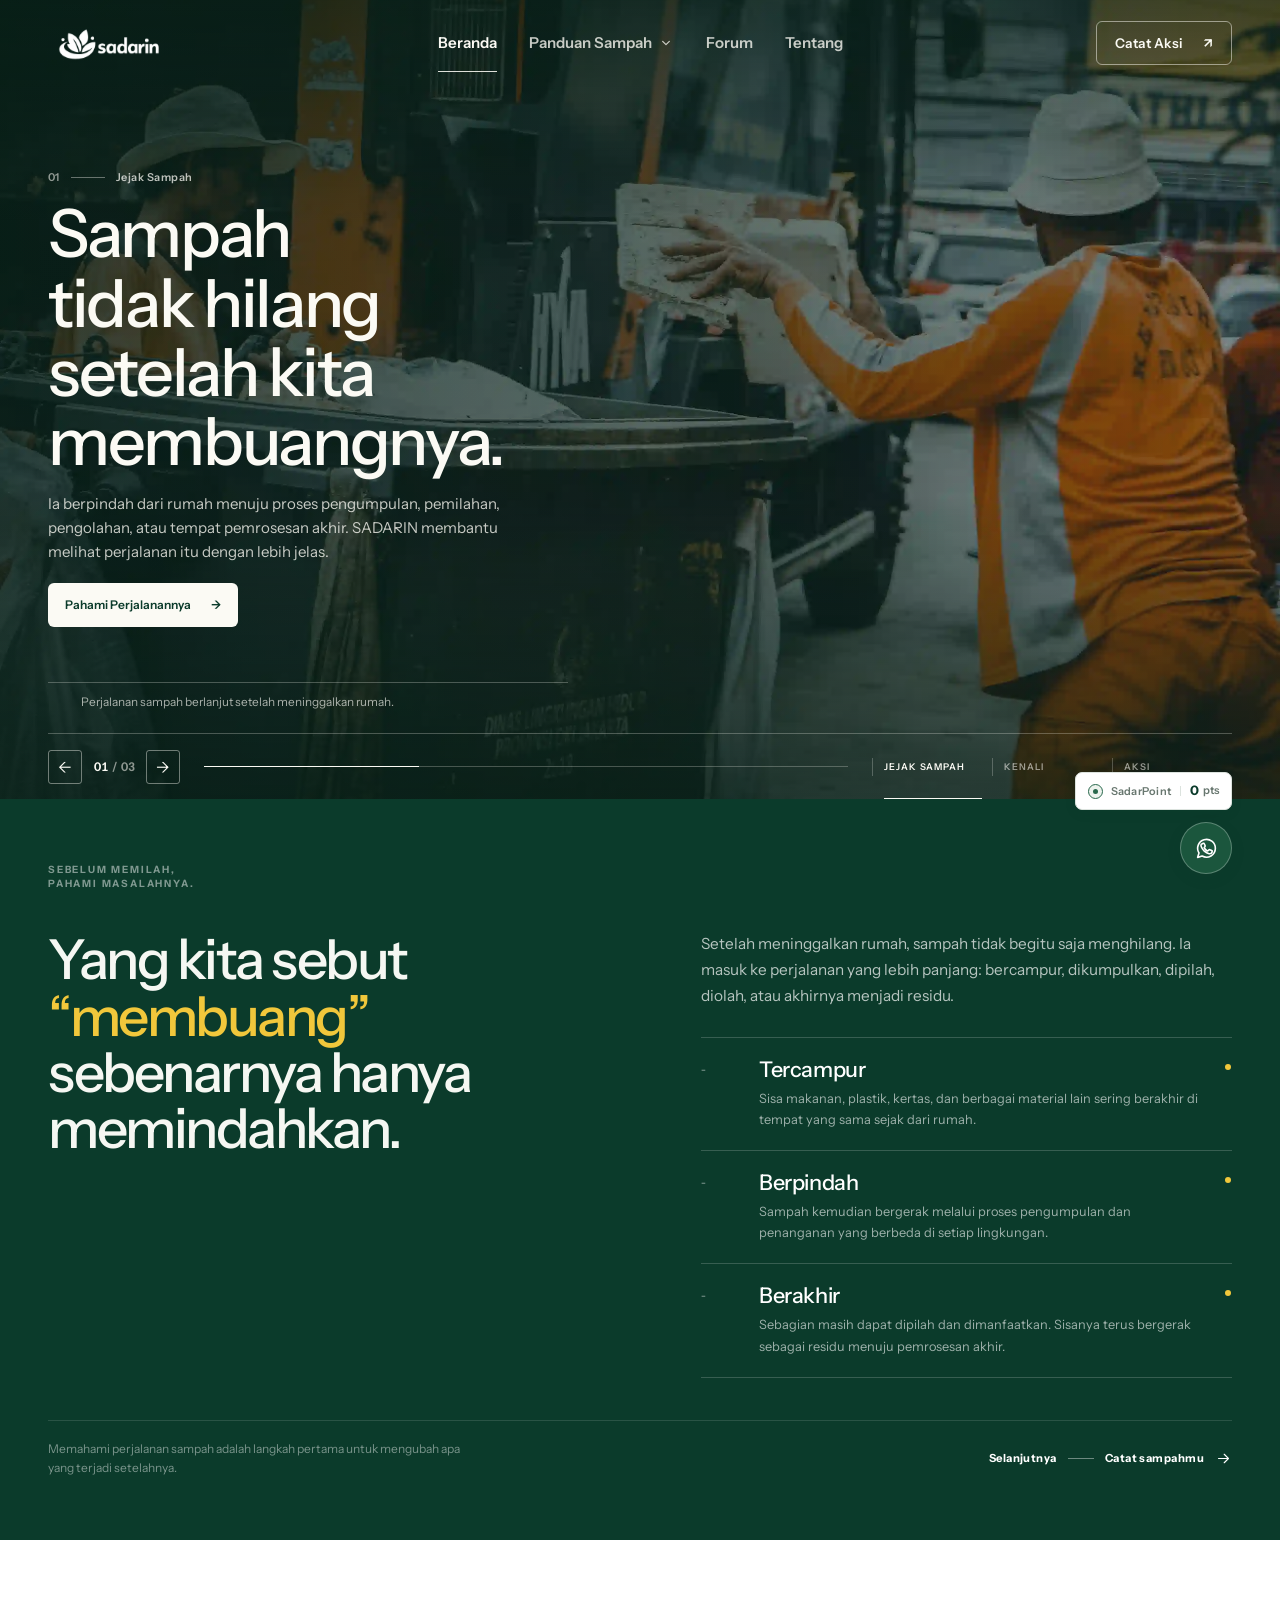
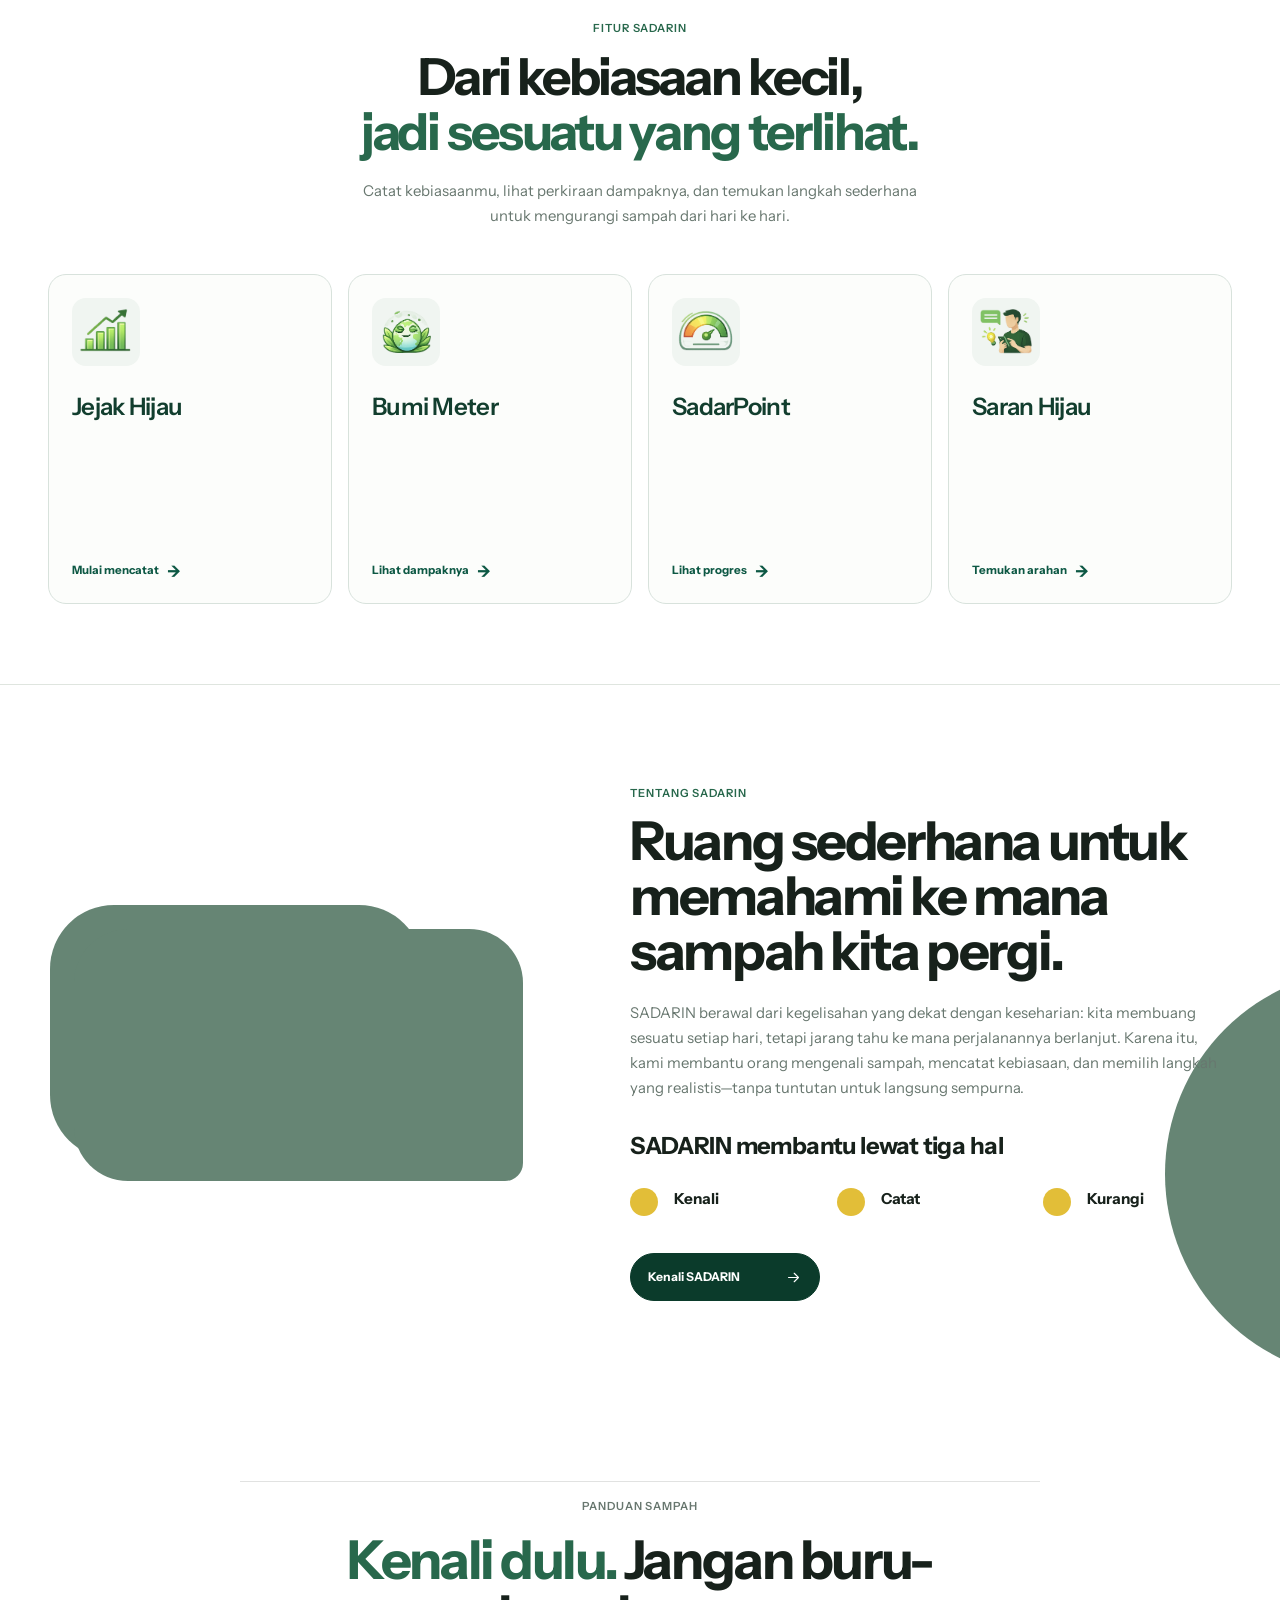
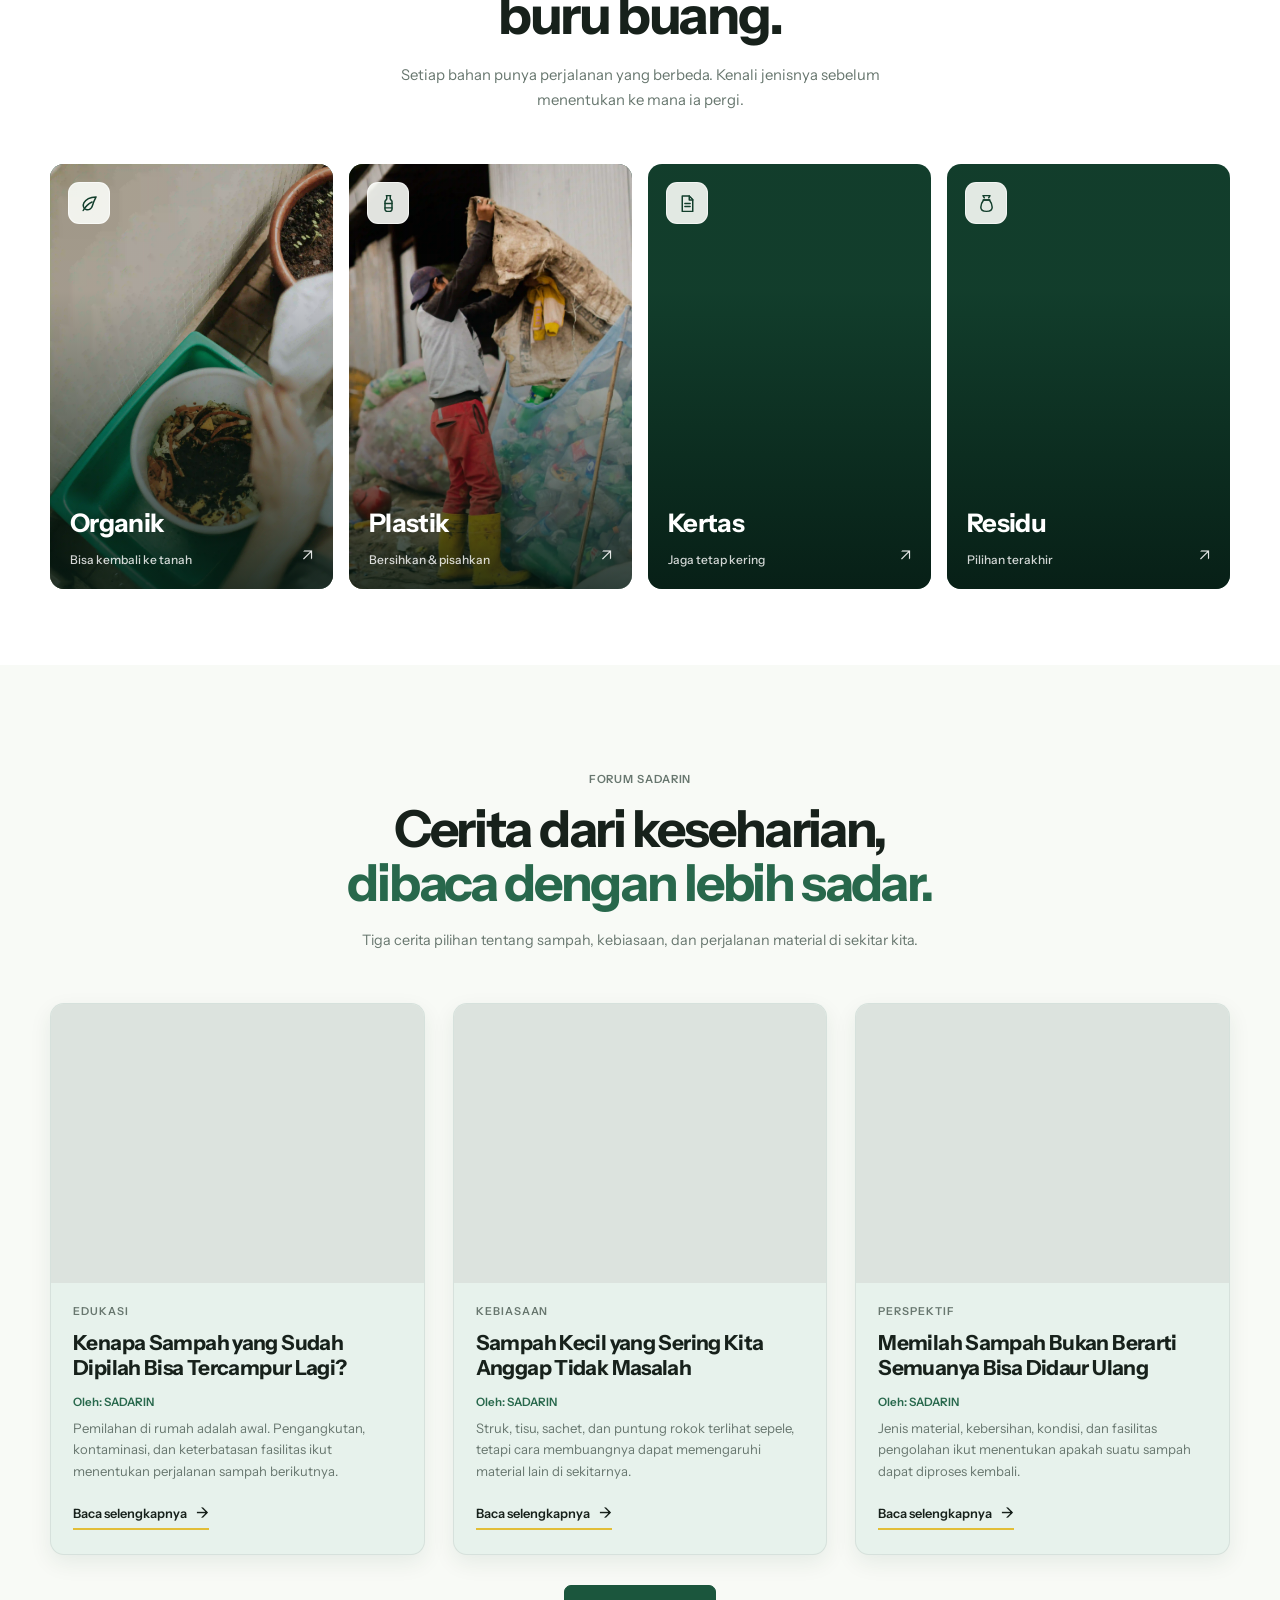
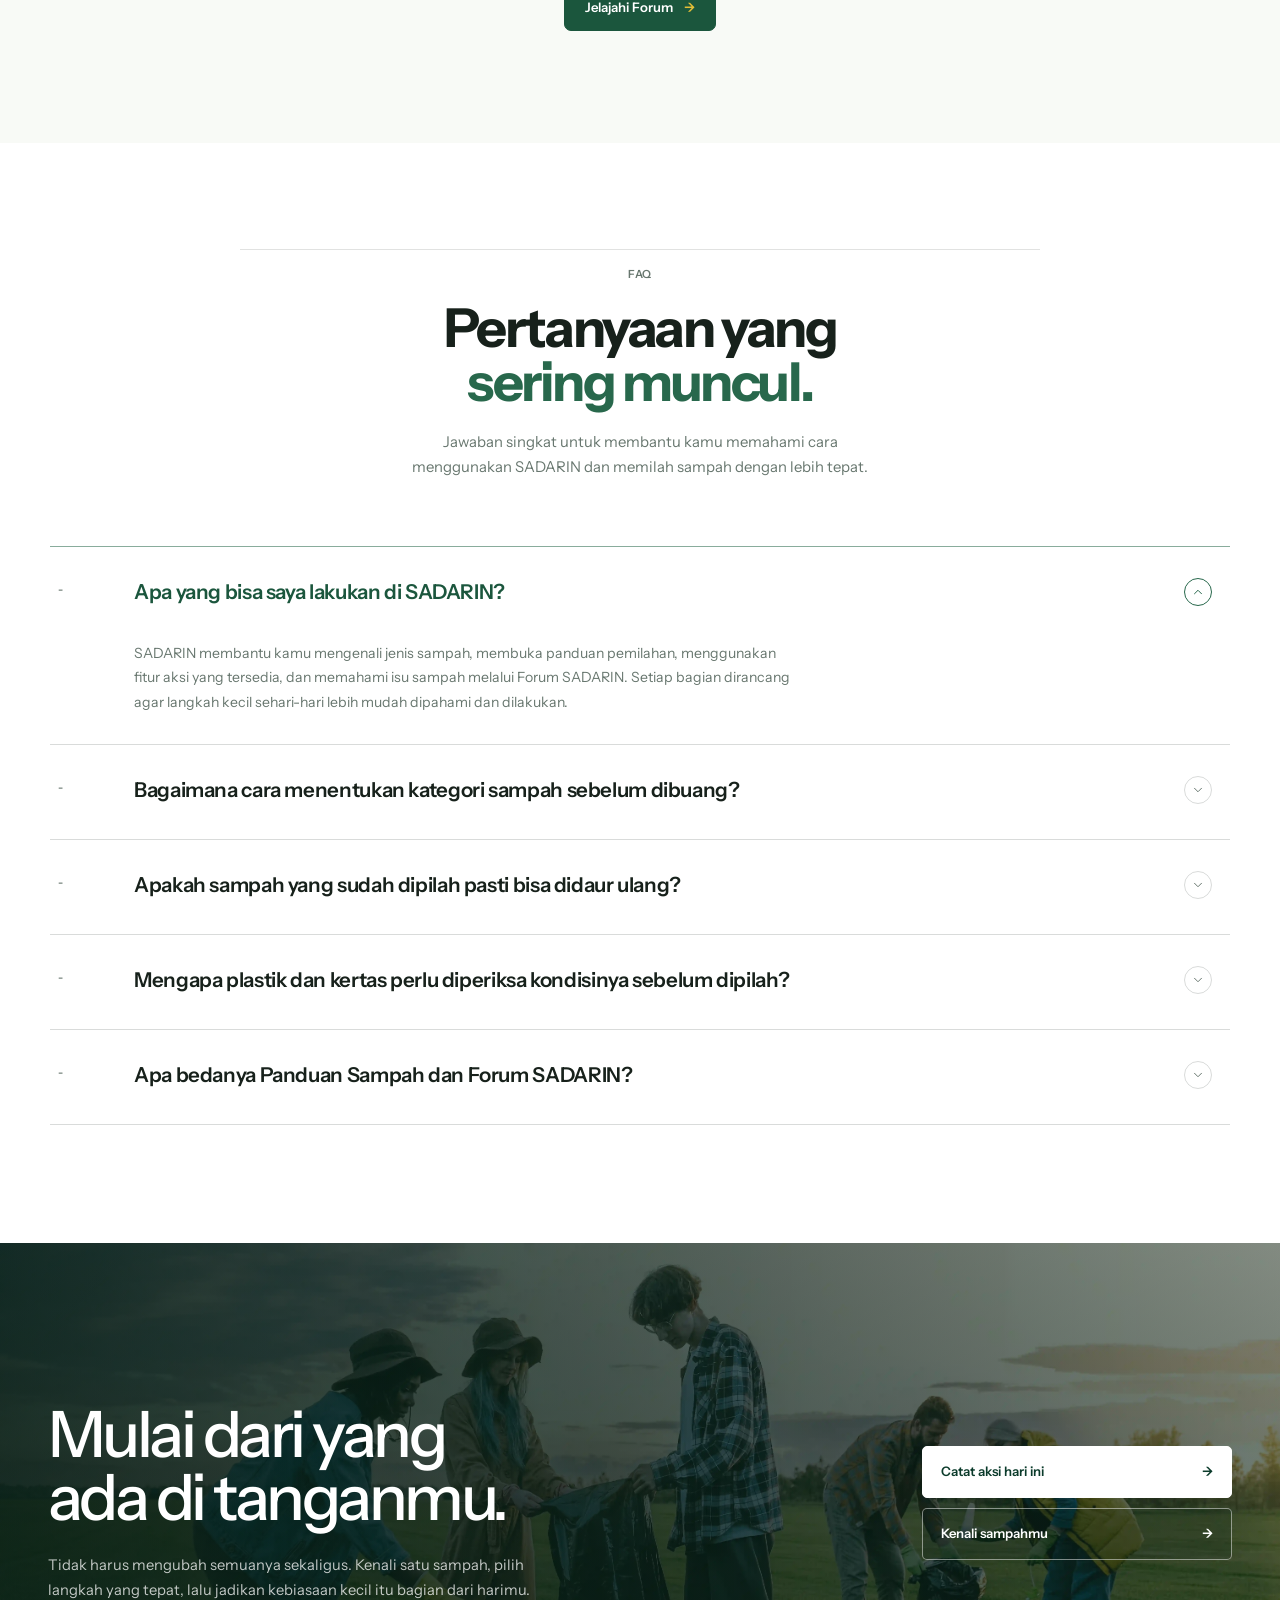
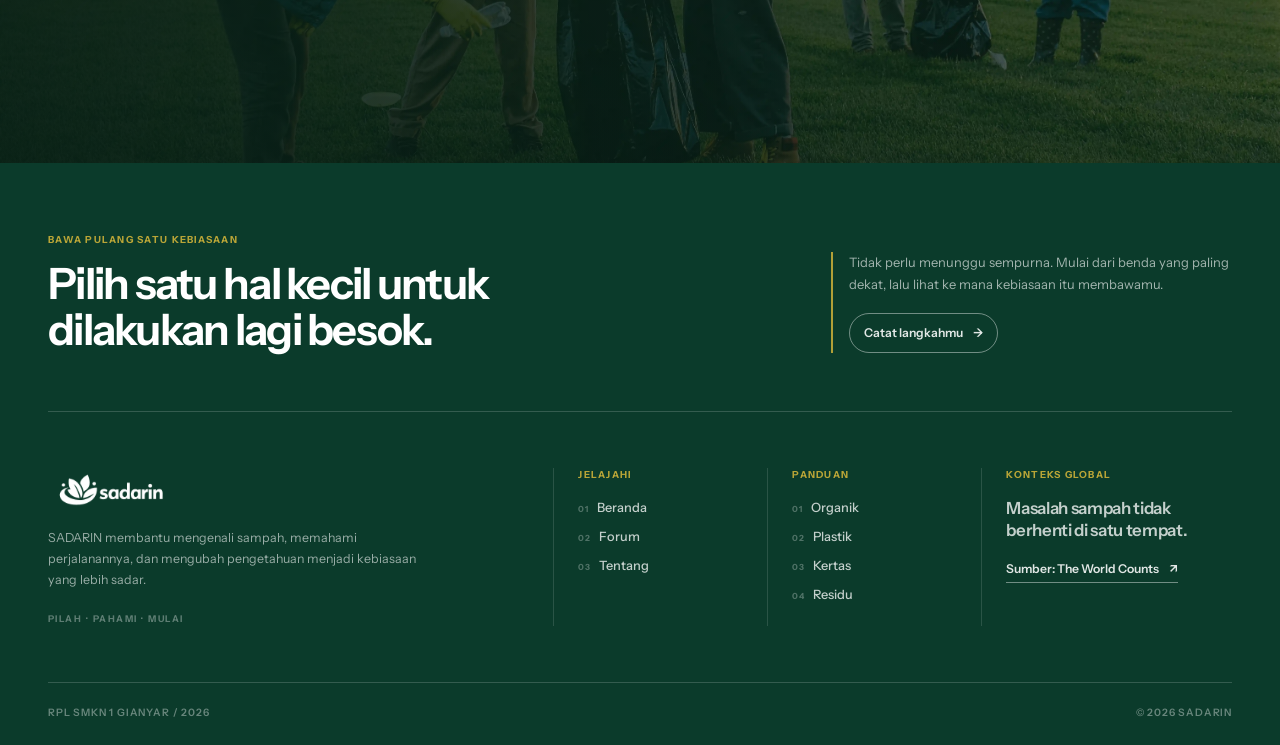
<file: index.html>
<!DOCTYPE html>
<html lang="id">
<head>
  <meta charset="UTF-8">
  <meta name="viewport" content="width=device-width, initial-scale=1.0">
  <meta name="description" content="SADARIN membantu masyarakat memahami perjalanan sampah, mengenali cara mengelolanya, dan memulai kebiasaan yang lebih bertanggung jawab.">
  <title>SADARIN — Memahami Apa yang Kita Buang</title>
  <link rel="preconnect" href="https://fonts.googleapis.com">
  <link rel="preconnect" href="https://fonts.gstatic.com" crossorigin>
  <link href="https://fonts.googleapis.com/css2?family=Instrument+Sans:wght@400;500;600;700&display=swap" rel="stylesheet">
  <link rel="stylesheet" href="lib/swiper/swiper-bundle.min.css">
  <link rel="stylesheet" href="lib/aos/aos.css">
  <link rel="stylesheet" href="css/style.css?v=20260826">
  <link rel="icon" href="assets/logo/logo-sadarin.svg">
</head>
<body>
  <!-- =====================================================
       HEADER / NAVIGATION
  ====================================================== -->
  <header class="site-header" id="siteHeader">
    <svg class="nav-icon-sprite" aria-hidden="true">
      <symbol id="icon-organic" viewBox="0 0 24 24">
        <path d="M19.5 4.5C13 4.8 7.8 7.1 5.7 11.1c-1.7 3.2-.6 6.8 2.4 7.8 3.2 1.1 6.1-.8 7.1-4.1.8-2.7 1.9-5.7 4.3-10.3Z"/>
        <path d="M4.8 20c2.7-4.8 5.8-7.8 10.2-9.7"/>
      </symbol>
      <symbol id="icon-plastic" viewBox="0 0 24 24">
        <path d="M9.5 3h5M10 3v3.8L8 9.5v9A2.5 2.5 0 0 0 10.5 21h3a2.5 2.5 0 0 0 2.5-2.5v-9l-2-2.7V3"/>
        <path d="M8 12h8M8 17h8"/>
      </symbol>
      <symbol id="icon-paper" viewBox="0 0 24 24">
        <path d="M6 3.5h8l4 4V21H6Z"/>
        <path d="M14 3.5V8h4M9 12h6M9 15.5h6"/>
      </symbol>
      <symbol id="icon-residue" viewBox="0 0 24 24">
        <path d="M9.5 5.5 8 3h8l-1.5 2.5M8.7 8h6.6c2.2 2.8 3.2 5.6 3.2 8.3 0 3.1-2.2 4.7-6.5 4.7s-6.5-1.6-6.5-4.7C5.5 13.6 6.5 10.8 8.7 8Z"/>
        <path d="M8.2 8h7.6"/>
      </symbol>
    </svg>
    <div class="nav-container">
      <a href="index.html" class="site-logo" aria-label="SADARIN — Beranda">
        <img src="assets/logo/logo-sadarin.svg" alt="SADARIN">
      </a>
      <nav class="desktop-nav" aria-label="Navigasi utama">
        <a href="index.html" class="active" aria-current="page">Beranda</a>
        <div class="nav-guide-desktop" data-guide-desktop>
          <button class="nav-guide-trigger" type="button" aria-expanded="false" aria-controls="guideMega">
            <span>Panduan Sampah</span>
            <svg class="nav-guide-chevron" viewBox="0 0 24 24" fill="none" aria-hidden="true">
              <path d="m7 9.5 5 5 5-5" stroke="currentColor" stroke-width="1.8" stroke-linecap="round" stroke-linejoin="round"/>
            </svg>
          </button>
          <div class="guide-mega" id="guideMega" aria-hidden="true">
            <div class="guide-mega-inner">
              <ul class="guide-mega-categories">
                <li>
                  <a href="organik.html" class="guide-mega-item guide-organic">
                    <span class="guide-mega-icon"><svg aria-hidden="true"><use href="#icon-organic"></use></svg></span>
                    <span class="guide-mega-copy"><strong>Organik</strong></span>
                    <span class="guide-mega-arrow" aria-hidden="true">→</span>
                  </a>
                </li>
                <li>
                  <a href="plastik.html" class="guide-mega-item guide-plastic">
                    <span class="guide-mega-icon"><svg aria-hidden="true"><use href="#icon-plastic"></use></svg></span>
                    <span class="guide-mega-copy"><strong>Plastik</strong></span>
                    <span class="guide-mega-arrow" aria-hidden="true">→</span>
                  </a>
                </li>
                <li>
                  <a href="kertas.html" class="guide-mega-item guide-paper">
                    <span class="guide-mega-icon"><svg aria-hidden="true"><use href="#icon-paper"></use></svg></span>
                    <span class="guide-mega-copy"><strong>Kertas</strong></span>
                    <span class="guide-mega-arrow" aria-hidden="true">→</span>
                  </a>
                </li>
                <li>
                  <a href="residu.html" class="guide-mega-item guide-residue">
                    <span class="guide-mega-icon"><svg aria-hidden="true"><use href="#icon-residue"></use></svg></span>
                    <span class="guide-mega-copy"><strong>Residu</strong></span>
                    <span class="guide-mega-arrow" aria-hidden="true">→</span>
                  </a>
                </li>
              </ul>
            </div> 
          </div>
        </div>
        <a href="forum.html">Forum</a>
        <a href="tentang.html">Tentang</a>
      </nav>
      <a href="jejak-hijau.html" class="nav-action">
        <span>Catat Aksi</span>
        <span aria-hidden="true">↗</span>
      </a>
      <button class="menu-toggle" type="button" aria-label="Buka menu" aria-expanded="false" aria-controls="mobileNav">
        <span></span>
        <span></span>
        <span></span>
      </button>
    </div>
    <!-- =====================================================
         MOBILE NAVIGATION
    ====================================================== -->
    <nav class="mobile-nav" id="mobileNav" aria-label="Navigasi mobile" aria-hidden="true">
      <button class="mobile-nav-backdrop" type="button" aria-label="Tutup menu"></button>
      <div class="mobile-nav-panel" tabindex="-1">
        <div class="mobile-nav-meta">
          <span>Menu</span>
          <span>Pilih tujuan</span>
        </div>
        <div class="mobile-nav-links">
          <a href="index.html" class="active" aria-current="page">
            <small>01</small>
            <span>Beranda</span>
          </a>
          <div class="mobile-guide">
            <button class="mobile-guide-trigger" type="button" aria-expanded="false" aria-controls="mobileGuidePanel">
              <small>02</small>
              <span>Panduan Sampah</span>
              <svg viewBox="0 0 24 24" fill="none" aria-hidden="true">
                <path d="m7 9.5 5 5 5-5" stroke="currentColor" stroke-width="1.8" stroke-linecap="round" stroke-linejoin="round"/>
              </svg>
            </button>
            <div class="mobile-guide-panel" id="mobileGuidePanel" aria-hidden="true">
              <a href="organik.html">
                <span class="mobile-guide-icon"><svg aria-hidden="true"><use href="#icon-organic"></use></svg></span>
                <span class="mobile-guide-name">Organik<small>Kembali ke tanah</small></span>
                <span aria-hidden="true">→</span>
              </a>
              <a href="plastik.html">
                <span class="mobile-guide-icon"><svg aria-hidden="true"><use href="#icon-plastic"></use></svg></span>
                <span class="mobile-guide-name">Plastik<small>Bersihkan sebelum dipilah</small></span>
                <span aria-hidden="true">→</span>
              </a>
              <a href="kertas.html">
                <span class="mobile-guide-icon"><svg aria-hidden="true"><use href="#icon-paper"></use></svg></span>
                <span class="mobile-guide-name">Kertas<small>Jaga tetap kering</small></span>
                <span aria-hidden="true">→</span>
              </a>
              <a href="residu.html">
                <span class="mobile-guide-icon"><svg aria-hidden="true"><use href="#icon-residue"></use></svg></span>
                <span class="mobile-guide-name">Residu<small>Pilihan pembuangan terakhir</small></span>
                <span aria-hidden="true">→</span>
              </a>
            </div>
          </div>
          <a href="forum.html">
            <small>03</small>
            <span>Forum</span>
          </a>
          <a href="tentang.html">
            <small>04</small>
            <span>Tentang</span>
          </a>
        </div>
        <a href="jejak-hijau.html" class="mobile-nav-action">
          <span>Catat aksi</span>
          <span aria-hidden="true">↗</span>
        </a>
        <div class="mobile-nav-footer" aria-hidden="true">
          <span>Pilah · Pahami · Bertindak</span>
          <span>SADARIN / 2026</span>
        </div>
      </div>
    </nav>
  </header>

  <main>
    <!-- =====================================================
         HERO SLIDER
         ===================================================== -->
    <section class="hero">
      <div class="swiper hero-swiper">
        <div class="swiper-wrapper">
          <!-- ================= SLIDE 01 ================= -->
          <article class="swiper-slide hero-slide hero-slide--01">
            <div class="hero-container">
              <div class="hero-content">
                <div class="hero-kicker">
                  <span>01</span>
                  <span class="kicker-line"></span>
                  <span>Jejak Sampah</span>
                </div>
                <h1>Sampah tidak hilang setelah kita membuangnya.</h1>
                <p>
                  Ia berpindah dari rumah menuju proses pengumpulan,
                  pemilahan, pengolahan, atau tempat pemrosesan akhir.
                  SADARIN membantu melihat perjalanan itu dengan lebih jelas.
                </p>
                <a href="#realitas-sampah" class="primary-button">
                  <span>Pahami Perjalanannya</span>
                  <span aria-hidden="true">→</span>
                </a>
              </div>
              <div class="hero-media">
                <figure class="media-frame">
                  <img
                    src="assets/images/hero1.webp"
                    alt="Petugas kebersihan menangani sampah"
                    fetchpriority="high"
                  >
                  <figcaption>
                    <span class="caption-index" aria-hidden="true"></span>
                    <span>Perjalanan sampah berlanjut setelah meninggalkan rumah.</span>
                  </figcaption>
                </figure>
              </div>
            </div>
          </article>
         
          <article class="swiper-slide hero-slide hero-slide--02">
            <div class="hero-container">
              <div class="hero-content">
                <div class="hero-kicker">
                  <span>02</span>
                  <span class="kicker-line"></span>
                  <span>Kenali Sampahmu</span>
                </div>
                <h2>Tidak semua yang kita buang berakhir dengan cara yang sama.</h2>
                <p>
                  Organik, plastik, kertas, kaca, logam, dan elektronik
                  membutuhkan penanganan yang berbeda. Mulai dengan mengenali
                  apa yang ada di tanganmu.
                </p>
                <a href="#panduan-sampah" class="primary-button">
                  <span>Kenali Jenisnya</span>
                  <span aria-hidden="true">→</span>
                </a>
              </div>
              <div class="hero-media">
                <figure class="media-frame">
                  <img
                    src="assets/images/hero2.webp"
                    alt="Berbagai jenis tempat sampah terpilah"
                  >
                  <figcaption>
                    <span class="caption-index" aria-hidden="true"></span>
                    <span>Mengenali jenisnya adalah langkah pertama sebelum mengelolanya.</span>
                  </figcaption>
                </figure>
              </div>
            </div>
          </article>
          
          <article class="swiper-slide hero-slide hero-slide--03">
            <div class="hero-container">
              <div class="hero-content">
                <div class="hero-kicker">
                  <span>03</span>
                  <span class="kicker-line"></span>
                  <span>Mulai Bertindak</span>
                </div>
                <h2>Kesadaran baru berarti ketika berubah menjadi kebiasaan.</h2>
                <p>
                  Tidak harus melakukan semuanya sekaligus. Pilih satu tindakan
                  sederhana, catat progresnya, lalu lakukan kembali besok.
                </p>
                <a href="jejak-hijau.html" class="primary-button">
                  <span>Catat Aksi Pertama</span>
                  <span aria-hidden="true">→</span>
                </a>
              </div>
              <div class="hero-media">
                <figure class="media-frame">
                  <img
                    src="assets/images/hero3.webp"
                    alt="Seseorang melakukan kegiatan pengelolaan sampah"
                  >
                  <figcaption>
                    <span class="caption-index" aria-hidden="true"></span>
                    <span>Perubahan kecil menjadi berarti ketika dilakukan berulang.</span>
                  </figcaption>
                </figure>
              </div>
            </div>
          </article>
        </div>
      </div>
      <!-- ================= HERO CONTROLLER ================= -->
      <div class="hero-controller">
        <div class="hero-controller-inner">
          <div class="hero-arrows">
            <button class="hero-prev" type="button" aria-label="Slide sebelumnya">
              ←
            </button>
            <span class="hero-counter" aria-live="polite" aria-atomic="true">
              <span class="hero-current">01</span>
              <span class="hero-counter-separator" aria-hidden="true">/</span>
              <span class="hero-total">03</span>
            </span>
            <button class="hero-next" type="button" aria-label="Slide berikutnya">
              →
            </button>
          </div>
          <div class="hero-progress" aria-hidden="true">
            <span></span>
          </div>
          <div class="hero-tabs" role="tablist" aria-label="Pilih bagian hero">
            <button type="button" data-slide="0" class="active">
              Jejak Sampah
            </button>
            <button type="button" data-slide="1">
              Kenali
            </button>
            <button type="button" data-slide="2">
              Aksi
            </button>
          </div>
        </div>
      </div>
    </section>

    <!-- =========================================================
     02 — WASTE REALITY
========================================================= -->
<section class="waste-reality" id="realitas-sampah">
  <div class="waste-reality__container">
    <div class="waste-reality__top" data-reveal>
      <p class="waste-reality__side-note">
        SEBELUM MEMILAH,<br>
        PAHAMI MASALAHNYA.
      </p>
    </div>
    <div class="waste-reality__main">
      <!-- LEFT -->
      <div class="waste-reality__heading-wrap" data-reveal>
        <h2 class="waste-reality__heading">
          Yang kita sebut
          <span>“membuang”</span>
          sebenarnya hanya
          memindahkan.
        </h2>
      </div>
      <!-- RIGHT -->
      <div class="waste-reality__content">
        <p class="waste-reality__intro" data-reveal>
          Setelah meninggalkan rumah, sampah tidak begitu saja
          menghilang. Ia masuk ke perjalanan yang lebih panjang:
          bercampur, dikumpulkan, dipilah, diolah, atau akhirnya
          menjadi residu.
        </p>
        <div class="waste-reality__list">
          <article class="waste-reality__item" data-reveal>
            <span class="waste-reality__item-number">
              -
            </span>
            <div class="waste-reality__item-content">
              <h3>Tercampur</h3>
              <p>
                Sisa makanan, plastik, kertas, dan berbagai material
                lain sering berakhir di tempat yang sama sejak dari rumah.
              </p>
            </div>
            <span class="waste-reality__item-mark" aria-hidden="true"></span>
          </article>
          <article class="waste-reality__item" data-reveal>
            <span class="waste-reality__item-number">
              -
            </span>
            <div class="waste-reality__item-content">
              <h3>Berpindah</h3>
              <p>
                Sampah kemudian bergerak melalui proses pengumpulan
                dan penanganan yang berbeda di setiap lingkungan.
              </p>
            </div>
            <span class="waste-reality__item-mark" aria-hidden="true"></span>
          </article>
          <article class="waste-reality__item" data-reveal>
            <span class="waste-reality__item-number">
              -
            </span>
            <div class="waste-reality__item-content">
              <h3>Berakhir</h3>
              <p>
                Sebagian masih dapat dipilah dan dimanfaatkan.
                Sisanya terus bergerak sebagai residu menuju
                pemrosesan akhir.
              </p>
            </div>
            <span class="waste-reality__item-mark" aria-hidden="true"></span>
          </article>
        </div>
      </div>
    </div>
    <div class="waste-reality__bottom" data-reveal>
      <p>
        Memahami perjalanan sampah adalah langkah pertama
        untuk mengubah apa yang terjadi setelahnya.
      </p>
      <a href="jejak-hijau.html" class="waste-reality__next">
        <span>Selanjutnya</span>
        <span class="waste-reality__next-line"></span>
        <span>Catat sampahmu</span>
        <svg
          viewBox="0 0 24 24"
          aria-hidden="true"
        >
          <path
            d="M5 12h14M13 6l6 6-6 6"
            fill="none"
            stroke="currentColor"
            stroke-width="1.6"
            stroke-linecap="round"
            stroke-linejoin="round"
          />
        </svg>
      </a>
    </div>
  </div>
</section>
<!-- =========================================================
     03 — SADARIN TOOLS
========================================================= -->
<section class="sadarin-tools" id="fitur-sadarin">
  <div class="sadarin-tools__container">
    <!-- SECTION HEADER -->
    <div class="sadarin-tools__header">
      <div class="sadarin-tools__intro">
        <div class="sadarin-tools__eyebrow">
          <span>Fitur SADARIN</span>
        </div>
        <h2>
          Dari kebiasaan kecil,
          <span>jadi sesuatu yang terlihat.</span>
        </h2>
        <p>
          Catat kebiasaanmu, lihat perkiraan dampaknya, dan temukan langkah
          sederhana untuk mengurangi sampah dari hari ke hari.
        </p>
      </div>
    </div>
    <div class="sadarin-tools__grid">
      <article
        class="sadarin-tool-card sadarin-tool-card--primary"
        tabindex="0"
        aria-labelledby="jejak-hijau-title"
        aria-describedby="jejak-hijau-description"
      >
        <div class="sadarin-tool-card__visual">
          <img
            class="sadarin-tool-card__image sadarin-tool-card__image--chart"
            src="assets/images/features/jejak-hijau.png"
            alt="Grafik batang yang meningkat untuk Jejak Hijau"
          >
        </div>
        <div class="sadarin-tool-card__body">
          <h3 id="jejak-hijau-title">Jejak Hijau</h3>
          <p class="sadarin-tool-card__description" id="jejak-hijau-description">
            Catat sampah yang kamu hasilkan setiap hari dan mulai
            mengenali pola kecil dari kebiasaanmu sendiri.
          </p>
        </div>
        <a class="sadarin-tool-card__action" href="jejak-hijau.html">
          <span>Mulai mencatat</span>
          <span class="sadarin-tool-card__action-arrow" aria-hidden="true">→</span>
        </a>
      </article>
      <article
        class="sadarin-tool-card"
        tabindex="0"
        aria-labelledby="bumi-meter-title"
        aria-describedby="bumi-meter-description"
      >
        <div class="sadarin-tool-card__visual">
          <img
            class="sadarin-tool-card__image sadarin-tool-card__image--earth"
            src="assets/images/features/bumi-meter.png"
            alt="Ilustrasi Bumi hijau untuk Bumi Meter"
          >
        </div>
        <div class="sadarin-tool-card__body">
          <h3 id="bumi-meter-title">Bumi Meter</h3>
          <p class="sadarin-tool-card__description" id="bumi-meter-description">
            Lihat perkiraan dampak emisi dari sampah yang kamu catat
            dalam satuan kg CO₂e yang mudah dipahami.
          </p>
        </div>
        <a class="sadarin-tool-card__action" href="bumi-meter.html">
          <span>Lihat dampaknya</span>
          <span class="sadarin-tool-card__action-arrow" aria-hidden="true">→</span>
        </a>
      </article>
      <article
        class="sadarin-tool-card"
        tabindex="0"
        aria-labelledby="sadarpoint-title"
        aria-describedby="sadarpoint-description"
      >
        <div class="sadarin-tool-card__visual">
          <img
            class="sadarin-tool-card__image sadarin-tool-card__image--meter"
            src="assets/images/features/sadarpoint.png"
            alt="Meter berwarna untuk menunjukkan progres SadarPoint"
          >
        </div>
        <div class="sadarin-tool-card__body">
          <h3 id="sadarpoint-title">SadarPoint</h3>
          <p class="sadarin-tool-card__description" id="sadarpoint-description">
            Dapatkan point saat mengenali kategori sampah yang berbeda
            dan lihat perkembangan kesadaranmu dari waktu ke waktu.
          </p>
        </div>
        <a class="sadarin-tool-card__action" href="sadarpoint.html">
          <span>Lihat progres</span>
          <span class="sadarin-tool-card__action-arrow" aria-hidden="true">→</span>
        </a>
      </article>
      <article
        class="sadarin-tool-card"
        tabindex="0"
        aria-labelledby="saran-hijau-title"
        aria-describedby="saran-hijau-description"
      >
        <div class="sadarin-tool-card__visual">
          <img
            class="sadarin-tool-card__image sadarin-tool-card__image--person"
            src="assets/images/features/saran-hijau.png"
            alt="Seseorang menggunakan ponsel untuk menerima Saran Hijau"
          >
        </div>
        <div class="sadarin-tool-card__body">
          <h3 id="saran-hijau-title">Saran Hijau</h3>
          <p class="sadarin-tool-card__description" id="saran-hijau-description">
            Bingung harus mulai dari mana? Temukan arahan sederhana
            atau terhubung dengan SADARIN untuk mendapatkan bantuan.
          </p>
        </div>
        <a class="sadarin-tool-card__action" href="https://wa.me/6285180676238" target="_blank" rel="noopener">
          <span>Temukan arahan</span>
          <span class="sadarin-tool-card__action-arrow" aria-hidden="true">→</span>
        </a>
      </article>
    </div>
  </div>
</section>
<!-- =========================================================
     04 — TENTANG SADARIN
========================================================= -->
<section class="about-sadarin" id="tentang-sadarin">
  <div class="about-sadarin__container">
    <div class="about-sadarin__layout">
      <figure class="about-sadarin__media">
        <div class="about-sadarin__media-shape" aria-hidden="true"></div>
        <div class="about-sadarin__image-frame">
          <iframe src="https://www.youtube.com/embed/88eXGLIziRM?si=EVMQtILAk2gsKxv7" title="Video pengenalan SADARIN" loading="lazy" allow="accelerometer; autoplay; clipboard-write; encrypted-media; gyroscope; picture-in-picture; web-share" referrerpolicy="strict-origin-when-cross-origin" allowfullscreen>
          </iframe>
        </div>
      </figure>
      <div class="about-sadarin__content">
        <span class="about-sadarin__small-title">TENTANG SADARIN</span>
        <h2>Ruang sederhana untuk memahami ke mana sampah kita pergi.</h2>
        <p class="about-sadarin__description">
          SADARIN berawal dari kegelisahan yang dekat dengan keseharian: kita
          membuang sesuatu setiap hari, tetapi jarang tahu ke mana perjalanannya
          berlanjut. Karena itu, kami membantu orang mengenali sampah, mencatat
          kebiasaan, dan memilih langkah yang realistis—tanpa tuntutan untuk
          langsung sempurna.
        </p>
        <div class="about-sadarin__purpose">
          <h3>SADARIN membantu lewat tiga hal</h3>
          <div class="about-sadarin__purpose-grid">
            <div class="about-sadarin__purpose-item">
              <span></span>
              <strong>Kenali</strong>
            </div>
            <div class="about-sadarin__purpose-item">
              <span></span>
              <strong>Catat</strong>
            </div>
            <div class="about-sadarin__purpose-item">
              <span></span>
              <strong>Kurangi</strong>
            </div>
          </div>
        </div>
        <div class="about-sadarin__action">
          <a href="tentang.html" class="about-sadarin__button">
            <span>Kenali SADARIN</span>
            <svg viewBox="0 0 24 24" aria-hidden="true">
              <path
                d="M5 12h14M13 6l6 6-6 6"
                fill="none"
                stroke="currentColor"
                stroke-width="1.6"
                stroke-linecap="round"
                stroke-linejoin="round"
              />
            </svg>
          </a>
        </div>
      </div>
    </div>
  </div>
  <div class="about-sadarin__decoration" aria-hidden="true"></div>
  </section>
<section class="waste-guide" id="panduan-sampah">
  <div class="waste-guide__container">
    <!-- SECTION INTRO -->
    <header class="waste-guide__head">
      <div class="waste-guide__heading">
        <div class="waste-guide__eyebrow">
          <span>Panduan Sampah</span>
        </div>
        <h2>
          <span>Kenali dulu.</span>
          Jangan buru-buru buang.

        </h2>
      </div>
      <div class="waste-guide__intro">
        <p>
          Setiap bahan punya perjalanan yang berbeda.
          Kenali jenisnya sebelum menentukan ke mana ia pergi.
        </p>
      </div>
    </header>
    <!-- GUIDE CARDS -->
    <div class="waste-guide__grid">
      <!-- ORGANIK -->
      <a
        class="waste-guide__card waste-guide__card--organic"
        id="organik"
        href="organik.html"
        aria-label="Pelajari panduan sampah organik"
      >
        <img
          class="waste-guide__image"
          src="assets/images/organik-panduan.webp"
          width="4000"
          height="6000"
          loading="lazy"
          decoding="async"
          alt="Sisa makanan dikumpulkan sebelum diolah sebagai sampah organik"
        >
        <span class="waste-guide__icon" aria-hidden="true">
          <svg><use href="#icon-organic"></use></svg>
        </span>
        <div class="waste-guide__card-content">
          <h3>Organik</h3>
          <div class="waste-guide__summary">
            <p>Bisa kembali ke tanah</p>
            <span aria-hidden="true">↗</span>
          </div>
          <div class="waste-guide__detail">
            <p>Sisa makanan, kulit buah, daun, dan ampas kopi dapat diolah dengan penanganan yang tepat.</p>
            <span>Pelajari panduan <b aria-hidden="true">→</b></span>
          </div>
        </div>
      </a>
      <!-- PLASTIK -->
      <a
        class="waste-guide__card waste-guide__card--plastic"
        id="plastik"
        href="plastik.html"
        aria-label="Pelajari panduan sampah plastik"
      >
        <img
          class="waste-guide__image"
          src="assets/images/plastik-panduan.webp"
          width="2624"
          height="3936"
          loading="lazy"
          decoding="async"
          alt="Pekerja mengumpulkan botol dan kemasan plastik untuk dipilah"
        >
        <span class="waste-guide__icon" aria-hidden="true">
          <svg><use href="#icon-plastic"></use></svg>
        </span>
        <div class="waste-guide__card-content">
          <h3>Plastik</h3>
          <div class="waste-guide__summary">
            <p>Bersihkan &amp; pisahkan</p>
            <span aria-hidden="true">↗</span>
          </div>
          <div class="waste-guide__detail">
            <p>Botol, gelas, wadah makanan, dan kemasan perlu dibersihkan lalu dipisahkan sesuai bahannya.</p>
            <span>Pelajari panduan <b aria-hidden="true">→</b></span>
          </div>
        </div>
      </a>
      <!-- KERTAS -->
      <a
        class="waste-guide__card waste-guide__card--paper"
        id="kertas"
        href="kertas.html"
        aria-label="Pelajari panduan sampah kertas"
      >
        <img
          class="waste-guide__image"
          src="assets/images/kertas-panduan.webp"
          width="6240"
          height="4160"
          loading="lazy"
          decoding="async"
          alt="Tangan memegang kantong kertas di dekat wadah bertanda paper"
        >
        <span class="waste-guide__icon" aria-hidden="true">
          <svg><use href="#icon-paper"></use></svg>
        </span>
        <div class="waste-guide__card-content">
          <h3>Kertas</h3>
          <div class="waste-guide__summary">
            <p>Jaga tetap kering</p>
            <span aria-hidden="true">↗</span>
          </div>
          <div class="waste-guide__detail">
            <p>Kardus, koran, kertas tulis, dan kemasan kertas lebih mudah dipilah saat bersih dan kering.</p>
            <span>Pelajari panduan <b aria-hidden="true">→</b></span>
          </div>
        </div>
      </a>
      <!-- RESIDU -->
      <a
        class="waste-guide__card waste-guide__card--residue"
        id="residu"
        href="residu.html"
        aria-label="Pelajari panduan sampah residu"
      >
        <img
          class="waste-guide__image"
          src="assets/images/residu-panduan.webp"
          width="5038"
          height="3358"
          loading="lazy"
          decoding="async"
          alt="Kumpulan puntung rokok sebagai contoh sampah residu"
        >
        <span class="waste-guide__icon" aria-hidden="true">
          <svg><use href="#icon-residue"></use></svg>
        </span>
        <div class="waste-guide__card-content">
          <h3>Residu</h3>
          <div class="waste-guide__summary">
            <p>Pilihan terakhir</p>
            <span aria-hidden="true">↗</span>
          </div>
          <div class="waste-guide__detail">
            <p>Tisu sangat kotor, popok, kemasan multilayer, dan puntung rokok termasuk material yang sulit diproses.</p>
            <span>Pelajari panduan <b aria-hidden="true">→</b></span>
          </div>
        </div>
      </a>
    </div>
  </div>
</section>
<section class="forum-preview" id="forum-sadarin" aria-labelledby="forum-title">
  <div class="forum-preview__container">
    <header class="forum-preview__head">
      <div class="forum-preview__heading">
        <div class="forum-preview__eyebrow">
          <span>Forum SADARIN</span>
        </div>
        <h2 id="forum-title">
          Cerita dari keseharian,<br>
          <span>dibaca dengan lebih sadar.</span>
        </h2>
      </div>
      <div class="forum-preview__intro">
        <p>
          Tiga cerita pilihan tentang sampah, kebiasaan, dan perjalanan material di sekitar kita.
        </p>
        <div class="forum-preview__controls" aria-label="Navigasi artikel Forum SADARIN">
          <button class="forum-preview__arrow forum-prev" type="button" aria-label="Artikel sebelumnya">
            <svg viewBox="0 0 24 24" aria-hidden="true">
              <path d="M19 12H5M11 6l-6 6 6 6"></path>
            </svg>
          </button>
          <button class="forum-preview__arrow forum-next" type="button" aria-label="Artikel berikutnya">
            <svg viewBox="0 0 24 24" aria-hidden="true">
              <path d="M5 12h14M13 6l6 6-6 6"></path>
            </svg>
          </button>
        </div>
      </div>
    </header>

    <div class="forum-preview__cards">
      <div class="swiper-wrapper">
        <article class="swiper-slide forum-article">
          <a class="forum-article__link" href="cerita.html?artikel=jejak-pemilahan">
            <figure class="forum-article__media">
              <img src="assets/images/cerita1.webp" width="2624" height="3936" loading="lazy" decoding="async" alt="Petugas mengangkut sampah dari wadah pengumpulan">
            </figure>
            <div class="forum-article__meta">
             
              <span>Edukasi</span>
            </div>
            <h3>Kenapa Sampah yang Sudah Dipilah Bisa Tercampur Lagi?</h3>
            <span class="forum-article__author">Oleh: SADARIN</span>
            <p>Pemilahan di rumah adalah awal. Pengangkutan, kontaminasi, dan keterbatasan fasilitas ikut menentukan perjalanan sampah berikutnya.</p>
            <span class="forum-article__cta">Baca selengkapnya <b aria-hidden="true">→</b></span>
          </a>
        </article>

        <article class="swiper-slide forum-article">
          <a class="forum-article__link" href="cerita.html?artikel=kebiasaan-kecil">
            <figure class="forum-article__media">
              <img src="assets/images/cerita2.webp" width="5038" height="3358" loading="lazy" decoding="async" alt="Puntung rokok yang terkumpul sebagai sampah berukuran kecil">
            </figure>
            <div class="forum-article__meta">
              
              <span>Kebiasaan</span>
            </div>
            <h3>Sampah Kecil yang Sering Kita Anggap Tidak Masalah</h3>
            <span class="forum-article__author">Oleh: SADARIN</span>
            <p>Struk, tisu, sachet, dan puntung rokok terlihat sepele, tetapi cara membuangnya dapat memengaruhi material lain di sekitarnya.</p>
            <span class="forum-article__cta">Baca selengkapnya <b aria-hidden="true">→</b></span>
          </a>
        </article>

        <article class="swiper-slide forum-article">
          <a class="forum-article__link" href="cerita.html?artikel=perspektif-daur-ulang">
            <figure class="forum-article__media">
              <img src="assets/images/cerita3.webp" width="4000" height="6000" loading="lazy" decoding="async" alt="Tiga tempat sampah berwarna untuk pemilahan material">
            </figure>
            <div class="forum-article__meta">
              
              <span>Perspektif</span>
            </div>
            <h3>Memilah Sampah Bukan Berarti Semuanya Bisa Didaur Ulang</h3>
            <span class="forum-article__author">Oleh: SADARIN</span>
            <p>Jenis material, kebersihan, kondisi, dan fasilitas pengolahan ikut menentukan apakah suatu sampah dapat diproses kembali.</p>
            <span class="forum-article__cta">Baca selengkapnya <b aria-hidden="true">→</b></span>
          </a>
        </article>

        <article class="swiper-slide forum-article">
          <a class="forum-article__link" href="cerita.html?artikel=perjalanan-plastik">
            <figure class="forum-article__media">
              <img src="assets/images/plastik-panduan.webp" width="2624" height="3936" loading="lazy" decoding="async" alt="Pekerja mengumpulkan botol plastik untuk dipilah">
            </figure>
            <div class="forum-article__meta">
          
              <span>Plastik</span>
            </div>
            <h3>Ke Mana Botol Plastik Pergi Setelah Kita Pisahkan?</h3>
            <span class="forum-article__author">Oleh: SADARIN</span>
            <p>Setelah dipisahkan, plastik masih perlu dikumpulkan, disortir, dibersihkan, dan diarahkan ke alur pengolahan yang sesuai.</p>
            <span class="forum-article__cta">Baca selengkapnya <b aria-hidden="true">→</b></span>
          </a>
        </article>

        <article class="swiper-slide forum-article">
          <a class="forum-article__link" href="cerita.html?artikel=residu-terpisah">
            <figure class="forum-article__media forum-article__media--detail">
              <img src="assets/images/residu-panduan.webp" width="5038" height="3358" loading="lazy" decoding="async" alt="Puntung rokok yang telah dipisahkan sebagai sampah residu">
            </figure>
            <div class="forum-article__meta">
              <span>Residu</span>
            </div>
            <h3>Mengapa Residu Tetap Perlu Dipisahkan?</h3>
            <span class="forum-article__author">Oleh: SADARIN</span>
            <p>Residu yang bercampur dengan material lain dapat membuat proses pemilahan semakin sulit dan menurunkan kualitas material yang masih dapat diproses.</p>
            <span class="forum-article__cta">Baca selengkapnya <b aria-hidden="true">→</b></span>
          </a>
        </article>

        <article class="swiper-slide forum-article">
          <a class="forum-article__link" href="cerita.html?artikel=kertas-kering">
            <figure class="forum-article__media">
              <img src="assets/images/kertas-panduan.webp" width="6240" height="4160" loading="lazy" decoding="async" alt="Kertas dipisahkan sebelum dimasukkan ke wadah khusus">
            </figure>
            <div class="forum-article__meta">
              <span>Aksi</span>
            </div>
            <h3>Sebelum Dibuang: Kebiasaan Kecil yang Membantu Proses Pemilahan</h3>
            <span class="forum-article__author">Oleh: SADARIN</span>
            <p>Mengosongkan isi, menjaga kertas tetap kering, dan memisahkan material adalah langkah sederhana sebelum sampah berpindah dari rumah.</p>
            <span class="forum-article__cta">Baca selengkapnya <b aria-hidden="true">→</b></span>
          </a>
        </article>
      </div>
    </div>

   
  </div>
   <div class="forum-preview__footer">
      <a href="forum.html">
        <span>Jelajahi Forum</span>
        <span aria-hidden="true">→</span>
      </a>
    </div>
</section>

<section class="faq" id="faq" aria-labelledby="faq-title">
  <div class="faq__container">
    <header class="faq__head">
      <div class="faq__heading">
        <div class="faq__eyebrow">
          <span>FAQ</span>
        </div>
        <h2 id="faq-title">Pertanyaan yang<br><span>sering muncul.</span></h2>
      </div>
      <p>
        Jawaban singkat untuk membantu kamu memahami cara menggunakan SADARIN dan memilah sampah dengan lebih tepat.
      </p>
    </header>

    <div class="faq__list">
      <article class="faq-item is-open">
        <h3>
          <button class="faq-item__button" type="button" aria-expanded="true" aria-controls="faq-answer-01" id="faq-question-01">
            <span class="faq-item__number">-</span>
            <span class="faq-item__question">Apa yang bisa saya lakukan di SADARIN?</span>
            <span class="faq-item__chevron" aria-hidden="true">
              <svg viewBox="0 0 24 24"><path d="m6 9 6 6 6-6"></path></svg>
            </span>
          </button>
        </h3>
        <div class="faq-item__answer" id="faq-answer-01" role="region" aria-labelledby="faq-question-01" aria-hidden="false">
          <div><p>SADARIN membantu kamu mengenali jenis sampah, membuka panduan pemilahan, menggunakan fitur aksi yang tersedia, dan memahami isu sampah melalui Forum SADARIN. Setiap bagian dirancang agar langkah kecil sehari-hari lebih mudah dipahami dan dilakukan.</p></div>
        </div>
      </article>

      <article class="faq-item">
        <h3>
          <button class="faq-item__button" type="button" aria-expanded="false" aria-controls="faq-answer-02" id="faq-question-02">
            <span class="faq-item__number">-</span>
            <span class="faq-item__question">Bagaimana cara menentukan kategori sampah sebelum dibuang?</span>
            <span class="faq-item__chevron" aria-hidden="true">
              <svg viewBox="0 0 24 24"><path d="m6 9 6 6 6-6"></path></svg>
            </span>
          </button>
        </h3>
        <div class="faq-item__answer" id="faq-answer-02" role="region" aria-labelledby="faq-question-02" aria-hidden="true">
          <div><p>Mulai dari bahan utamanya, lalu periksa apakah sampah masih tercampur, basah, atau kotor. Setelah itu cocokkan dengan kategori Organik, Plastik, Kertas, atau Residu melalui Panduan Sampah untuk melihat contoh dan penanganan yang sesuai.</p></div>
        </div>
      </article>

      <article class="faq-item">
        <h3>
          <button class="faq-item__button" type="button" aria-expanded="false" aria-controls="faq-answer-03" id="faq-question-03">
            <span class="faq-item__number">-</span>
            <span class="faq-item__question">Apakah sampah yang sudah dipilah pasti bisa didaur ulang?</span>
            <span class="faq-item__chevron" aria-hidden="true">
              <svg viewBox="0 0 24 24"><path d="m6 9 6 6 6-6"></path></svg>
            </span>
          </button>
        </h3>
        <div class="faq-item__answer" id="faq-answer-03" role="region" aria-labelledby="faq-question-03" aria-hidden="true">
          <div><p>Tidak selalu. Kemungkinan suatu material dapat diproses kembali dipengaruhi oleh jenis bahan, kondisi, tingkat kontaminasi, serta fasilitas pengolahan yang tersedia. Memilah tetap penting karena membantu material mengikuti alur penanganan yang lebih sesuai.</p></div>
        </div>
      </article>

      <article class="faq-item">
        <h3>
          <button class="faq-item__button" type="button" aria-expanded="false" aria-controls="faq-answer-04" id="faq-question-04">
            <span class="faq-item__number">-</span>
            <span class="faq-item__question">Mengapa plastik dan kertas perlu diperiksa kondisinya sebelum dipilah?</span>
            <span class="faq-item__chevron" aria-hidden="true">
              <svg viewBox="0 0 24 24"><path d="m6 9 6 6 6-6"></path></svg>
            </span>
          </button>
        </h3>
        <div class="faq-item__answer" id="faq-answer-04" role="region" aria-labelledby="faq-question-04" aria-hidden="true">
          <div><p>Sisa makanan, cairan, atau kelembapan dapat mencemari material lain dan menyulitkan proses pemilahan. Mengosongkan wadah serta menjaga kertas tetap bersih dan kering membantu mempertahankan kondisi material sebelum masuk ke tahap berikutnya.</p></div>
        </div>
      </article>

      <article class="faq-item">
        <h3>
          <button class="faq-item__button" type="button" aria-expanded="false" aria-controls="faq-answer-05" id="faq-question-05">
            <span class="faq-item__number">-</span>
            <span class="faq-item__question">Apa bedanya Panduan Sampah dan Forum SADARIN?</span>
            <span class="faq-item__chevron" aria-hidden="true">
              <svg viewBox="0 0 24 24"><path d="m6 9 6 6 6-6"></path></svg>
            </span>
          </button>
        </h3>
        <div class="faq-item__answer" id="faq-answer-05" role="region" aria-labelledby="faq-question-05" aria-hidden="true">
          <div><p>Panduan Sampah membantu mengenali jenis material dan langkah awal penanganannya. Forum SADARIN membahas konteks yang lebih luas—mengapa suatu masalah terjadi, bagaimana kebiasaan kita berpengaruh, dan apa yang dapat dipelajari dari perjalanan sampah setelah dibuang.</p></div>
        </div>
      </article>
    </div>
  </div>
</section>

<section class="final-action" aria-labelledby="final-action-title" data-final-action>
  <img class="final-action__image" src="assets/images/short-info.webp" alt="Sekelompok warga memungut sampah bersama di ruang terbuka" loading="lazy">
  <div class="final-action__overlay" aria-hidden="true"></div>
  <div class="final-action__container">
    <div class="final-action__copy">
      <h2 id="final-action-title" data-final-reveal>Mulai dari yang ada di tanganmu.</h2>
      <p data-final-reveal>Tidak harus mengubah semuanya sekaligus. Kenali satu sampah, pilih langkah yang tepat, lalu jadikan kebiasaan kecil itu bagian dari harimu.</p>
    </div>
    <div class="final-action__actions" data-final-reveal>
      <a href="jejak-hijau.html" class="final-action__button final-action__button--primary">
        <span>Catat aksi hari ini</span>
        <span aria-hidden="true">→</span>
      </a>
      <a href="#panduan-sampah" class="final-action__button final-action__button--secondary">
        <span>Kenali sampahmu</span>
        <span aria-hidden="true">→</span>
      </a>
    </div>
  </div>
</section>

  </main>
  <!-- =====================================================
       FOOTER
  ====================================================== -->
  <footer class="site-footer">
    <div class="site-footer__container">
      <div class="site-footer__message">
        <div>
          <span class="site-footer__label">Bawa pulang satu kebiasaan</span>
          <h2>Pilih satu hal kecil untuk dilakukan lagi besok.</h2>
        </div>
        <div class="site-footer__message-copy">
          <p>Tidak perlu menunggu sempurna. Mulai dari benda yang paling dekat, lalu lihat ke mana kebiasaan itu membawamu.</p>
          <a href="jejak-hijau.html">
            <span>Catat langkahmu</span>
            <span aria-hidden="true">→</span>
          </a>
        </div>
      </div>

      <div class="site-footer__grid">
        <div class="site-footer__brand">
          <img src="assets/logo/logo-sadarin.svg" alt="SADARIN">
          <p>SADARIN membantu mengenali sampah, memahami perjalanannya, dan mengubah pengetahuan menjadi kebiasaan yang lebih sadar.</p>
        </div>

        <nav class="site-footer__column" aria-label="Jelajahi SADARIN">
          <span class="site-footer__label">Jelajahi</span>
          <a href="index.html">Beranda</a>
          <a href="forum.html">Forum</a>
          <a href="tentang.html">Tentang</a>
        </nav>

        <nav class="site-footer__column" aria-label="Panduan Sampah">
          <span class="site-footer__label">Panduan</span>
          <a href="organik.html">Organik</a>
          <a href="plastik.html">Plastik</a>
          <a href="kertas.html">Kertas</a>
          <a href="residu.html">Residu</a>
        </nav>

        <div class="site-footer__context">
          <span class="site-footer__label">Konteks Global</span>
          <p>Masalah sampah tidak berhenti di satu tempat.</p>
          <a href="https://www.theworldcounts.com/" target="_blank" rel="noopener noreferrer">
            <span>Sumber: The World Counts</span>
            <span aria-hidden="true">↗</span>
          </a>
        </div>
      </div>

      <div class="site-footer__bottom">
        <span>RPL SMKN 1 GIANYAR / 2026</span>
        <span>© 2026 SADARIN</span>
      </div>
    </div>
  </footer>
  <div class="floating-actions">
    <div class="floating-score">
      <span class="floating-score__mark" aria-hidden="true"></span>
      <span class="floating-score__name">SadarPoint</span>
      <strong class="floating-score__value" data-sadarpoint-value>0</strong>
      <span class="floating-score__unit">pts</span>
    </div>

    <!-- TODO: Add the verified SADARIN WhatsApp URL before enabling this link. -->
    <a href="https://wa.me/6285180676238" 
      rel="noopener"
      target="_blank"
      class="floating-whatsapp"
      aria-label="WhatsApp SADARIN — nomor belum tersedia"
      aria-disabled="true"
      title="Nomor WhatsApp SADARIN belum tersedia"
    >
      <span class="floating-whatsapp__label">Tanya SADARIN</span>
      <svg viewBox="0 0 24 24" aria-hidden="true">
        <path d="M20.5 11.8a8.5 8.5 0 0 1-12.7 7.4l-4.3 1.3 1.3-4.2a8.5 8.5 0 1 1 15.7-4.5Z"/>
        <path d="M8.1 7.5c.2-.4.4-.5.8-.5h.5c.2 0 .4.1.5.4l.8 2c.1.3.1.5-.1.7l-.7.8c-.2.2-.1.4 0 .6.7 1.2 1.7 2.2 3 2.8.2.1.4.1.6-.1l.9-1c.2-.2.4-.2.7-.1l2 .9c.3.1.4.3.4.5 0 .6-.3 1.5-.8 2-.6.5-1.4.7-2.2.5-1.3-.3-2.9-1-4.6-2.5-1.4-1.3-2.4-2.8-2.9-4.1-.4-1-.4-1.8-.1-2.4Z"/>
      </svg>
    </a>
  </div>
  <script src="lib/swiper/swiper-bundle.min.js"></script>
  <script src="lib/swiper/swiper-init.js"></script>
  <script src="lib/aos/aos.js"></script>
  <script src="lib/aos/aos-init.js"></script>
  <script src="js/index.js?v=20260823"></script>
  <script src="js/sadarin.js?v=20260828"></script>
</body>
</html>
</file>
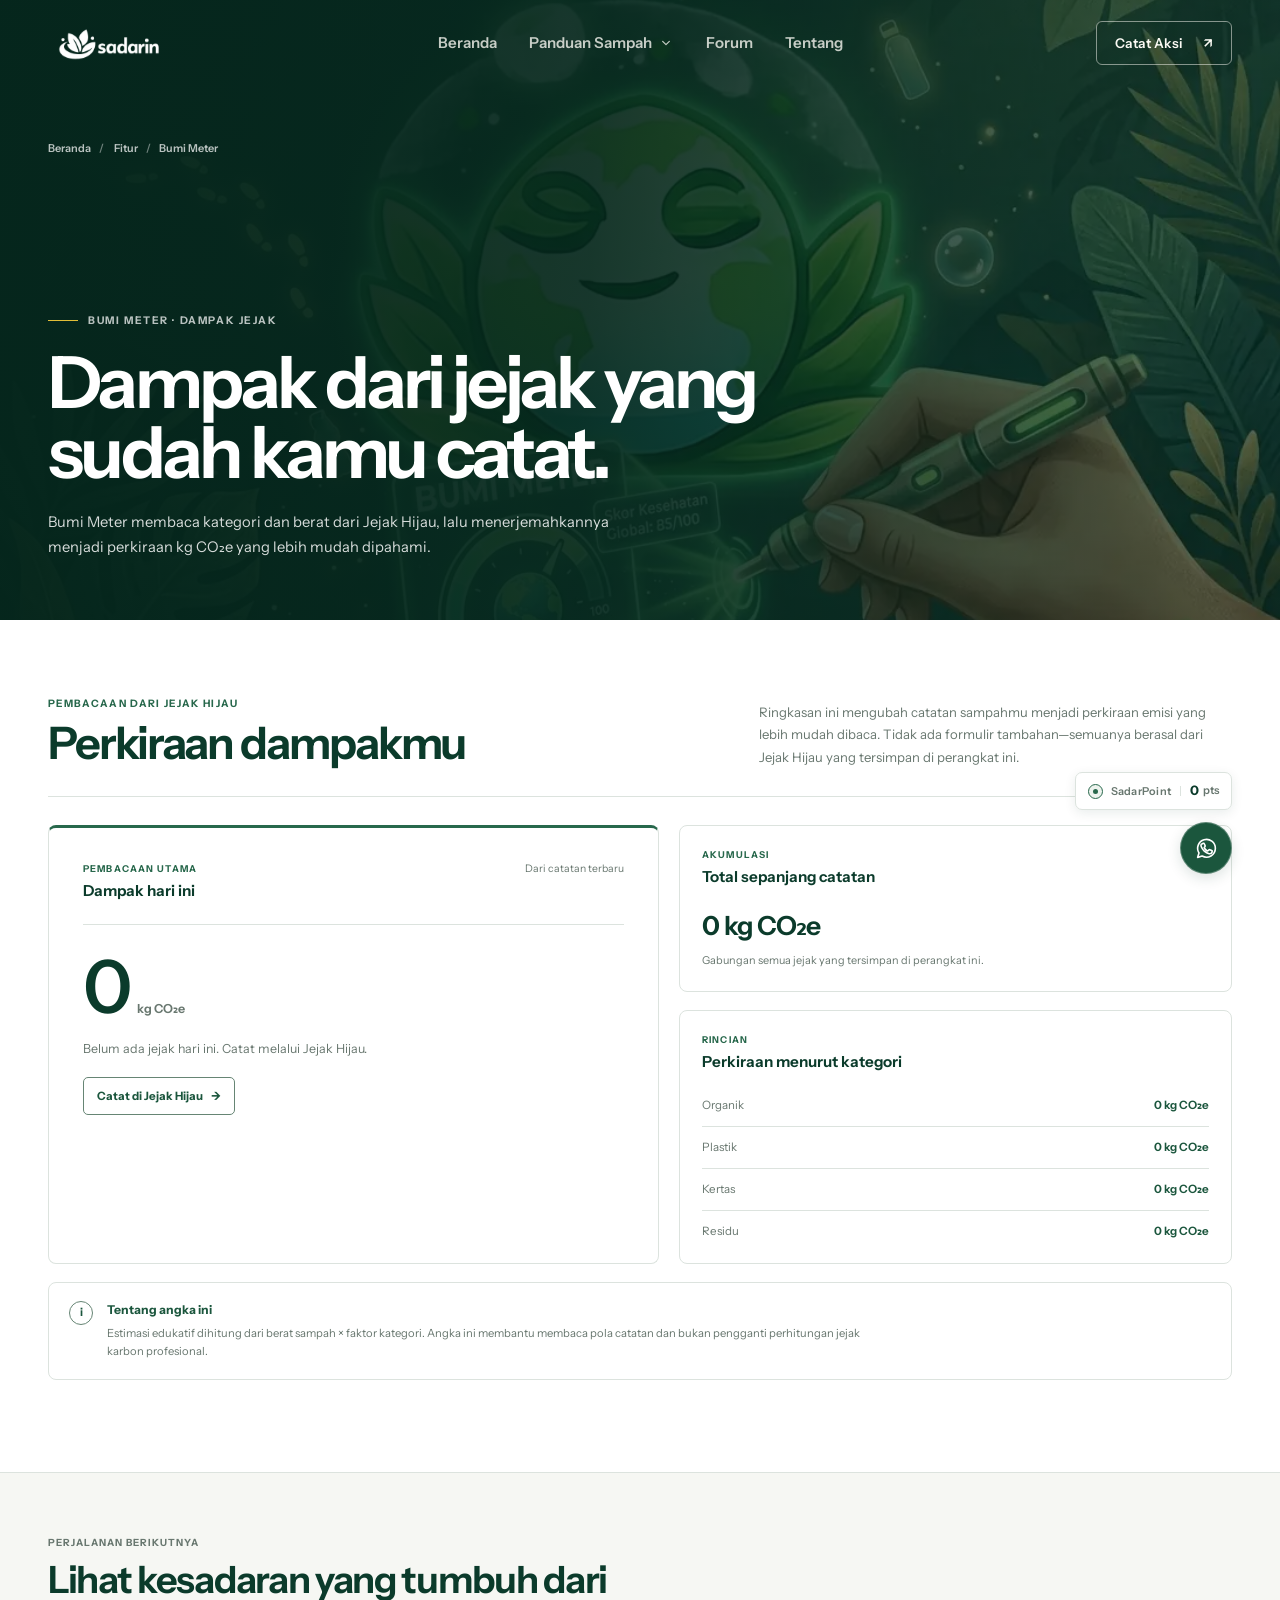
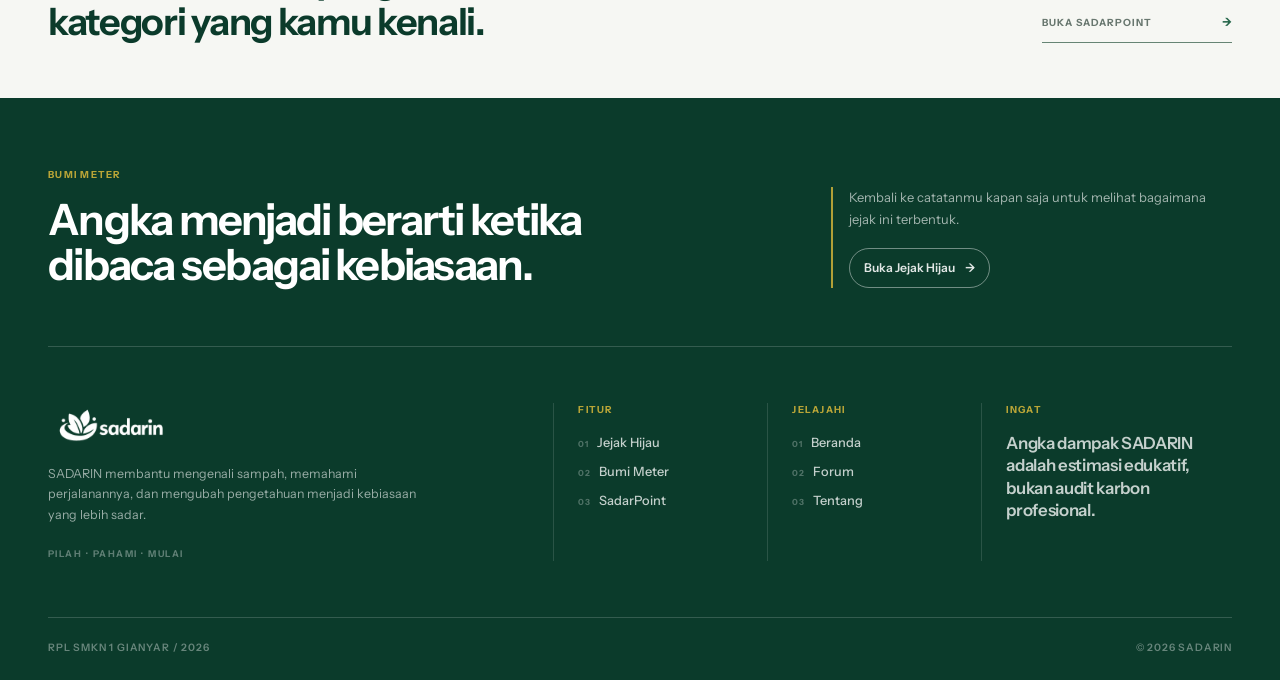
<file: bumi-meter.html>
<!DOCTYPE html>
<html lang="id">
<head>
  <meta charset="UTF-8">
  <meta name="viewport" content="width=device-width, initial-scale=1.0">
  <meta name="description" content="Lihat perkiraan dampak emisi dari jejak sampah yang sudah kamu catat di SADARIN.">
  <title>Bumi Meter — SADARIN</title>
  <link rel="preconnect" href="https://fonts.googleapis.com">
  <link rel="preconnect" href="https://fonts.gstatic.com" crossorigin>
  <link href="https://fonts.googleapis.com/css2?family=Instrument+Sans:wght@400;500;600;700&display=swap" rel="stylesheet">
  <link rel="stylesheet" href="css/style.css?v=20260828">
  <link rel="stylesheet" href="css/fitur.css?v=20260830-2">
  <link rel="icon" href="assets/logo/logo-sadarin.svg">
</head>
<body class="feature-page feature-page--bumi">
  <a class="feature-skip-link" href="#feature-content">Lewati ke ringkasan Bumi Meter</a>
  <header class="site-header" id="siteHeader">
    <svg class="nav-icon-sprite" aria-hidden="true">
      <symbol id="icon-organic" viewBox="0 0 24 24">
        <path d="M19.5 4.5C13 4.8 7.8 7.1 5.7 11.1c-1.7 3.2-.6 6.8 2.4 7.8 3.2 1.1 6.1-.8 7.1-4.1.8-2.7 1.9-5.7 4.3-10.3Z"/>
        <path d="M4.8 20c2.7-4.8 5.8-7.8 10.2-9.7"/>
      </symbol>
      <symbol id="icon-plastic" viewBox="0 0 24 24">
        <path d="M9.5 3h5M10 3v3.8L8 9.5v9A2.5 2.5 0 0 0 10.5 21h3a2.5 2.5 0 0 0 2.5-2.5v-9l-2-2.7V3"/>
        <path d="M8 12h8M8 17h8"/>
      </symbol>
      <symbol id="icon-paper" viewBox="0 0 24 24">
        <path d="M6 3.5h8l4 4V21H6Z"/>
        <path d="M14 3.5V8h4M9 12h6M9 15.5h6"/>
      </symbol>
      <symbol id="icon-residue" viewBox="0 0 24 24">
        <path d="M9.5 5.5 8 3h8l-1.5 2.5M8.7 8h6.6c2.2 2.8 3.2 5.6 3.2 8.3 0 3.1-2.2 4.7-6.5 4.7s-6.5-1.6-6.5-4.7C5.5 13.6 6.5 10.8 8.7 8Z"/>
        <path d="M8.2 8h7.6"/>
      </symbol>
    </svg>
    <div class="nav-container">
      <a href="index.html" class="site-logo" aria-label="SADARIN — Beranda">
        <img src="assets/logo/logo-sadarin.svg" alt="SADARIN">
      </a>
      <nav class="desktop-nav" aria-label="Navigasi utama">
        <a href="index.html">Beranda</a>
        <div class="nav-guide-desktop" data-guide-desktop>
          <button class="nav-guide-trigger" type="button" aria-expanded="false" aria-controls="guideMega">
            <span>Panduan Sampah</span>
            <svg class="nav-guide-chevron" viewBox="0 0 24 24" fill="none" aria-hidden="true">
              <path d="m7 9.5 5 5 5-5" stroke="currentColor" stroke-width="1.8" stroke-linecap="round" stroke-linejoin="round"/>
            </svg>
          </button>
          <div class="guide-mega" id="guideMega" aria-hidden="true">
            <div class="guide-mega-inner">
              <ul class="guide-mega-categories">
                <li>
                  <a href="organik.html" class="guide-mega-item guide-organic">
                    <span class="guide-mega-icon">
                      <svg aria-hidden="true">
                        <use href="#icon-organic"></use>
                      </svg>
                    </span>
                    <span class="guide-mega-copy">
                      <strong>Organik</strong>
                    </span>
                    <span class="guide-mega-arrow" aria-hidden="true">→</span>
                  </a>
                </li>
                <li>
                  <a href="plastik.html" class="guide-mega-item guide-plastic">
                    <span class="guide-mega-icon">
                      <svg aria-hidden="true">
                        <use href="#icon-plastic"></use>
                      </svg>
                    </span>
                    <span class="guide-mega-copy">
                      <strong>Plastik</strong>
                    </span>
                    <span class="guide-mega-arrow" aria-hidden="true">→</span>
                  </a>
                </li>
                <li>
                  <a href="kertas.html" class="guide-mega-item guide-paper">
                    <span class="guide-mega-icon">
                      <svg aria-hidden="true">
                        <use href="#icon-paper"></use>
                      </svg>
                    </span>
                    <span class="guide-mega-copy">
                      <strong>Kertas</strong>
                    </span>
                    <span class="guide-mega-arrow" aria-hidden="true">→</span>
                  </a>
                </li>
                <li>
                  <a href="residu.html" class="guide-mega-item guide-residue">
                    <span class="guide-mega-icon">
                      <svg aria-hidden="true">
                        <use href="#icon-residue"></use>
                      </svg>
                    </span>
                    <span class="guide-mega-copy">
                      <strong>Residu</strong>
                    </span>
                    <span class="guide-mega-arrow" aria-hidden="true">→</span>
                  </a>
                </li>
              </ul>
            </div>
          </div>
        </div>
        <a href="forum.html">Forum</a>
        <a href="tentang.html">Tentang</a>
      </nav>
      <a href="jejak-hijau.html" class="nav-action">
        <span>Catat Aksi</span>
        <span aria-hidden="true">↗</span>
      </a>
      <button class="menu-toggle" type="button" aria-label="Buka menu" aria-expanded="false" aria-controls="mobileNav">
        <span></span>
        <span></span>
        <span></span>
      </button>
    </div>
    <nav class="mobile-nav" id="mobileNav" aria-label="Navigasi mobile" aria-hidden="true">
      <button class="mobile-nav-backdrop" type="button" aria-label="Tutup menu"></button>
      <div class="mobile-nav-panel" tabindex="-1">
        <div class="mobile-nav-meta">
          <span>Menu</span>
          <span>Pilih tujuan</span>
        </div>
        <div class="mobile-nav-links">
          <a href="index.html">
            <small>01</small>
            <span>Beranda</span>
          </a>
          <div class="mobile-guide">
            <button class="mobile-guide-trigger" type="button" aria-expanded="false" aria-controls="mobileGuidePanel">
              <small>02</small>
              <span>Panduan Sampah</span>
              <svg viewBox="0 0 24 24" fill="none" aria-hidden="true">
                <path d="m7 9.5 5 5 5-5" stroke="currentColor" stroke-width="1.8" stroke-linecap="round" stroke-linejoin="round"/>
              </svg>
            </button>
            <div class="mobile-guide-panel" id="mobileGuidePanel" aria-hidden="true">
              <a href="organik.html">
                <span class="mobile-guide-icon">
                  <svg aria-hidden="true">
                    <use href="#icon-organic"></use>
                  </svg>
                </span>
                <span class="mobile-guide-name">
                  Organik
                  <small>Kembali ke tanah</small>
                </span>
                <span aria-hidden="true">→</span>
              </a>
              <a href="plastik.html">
                <span class="mobile-guide-icon">
                  <svg aria-hidden="true">
                    <use href="#icon-plastic"></use>
                  </svg>
                </span>
                <span class="mobile-guide-name">
                  Plastik
                  <small>Bersihkan sebelum dipilah</small>
                </span>
                <span aria-hidden="true">→</span>
              </a>
              <a href="kertas.html">
                <span class="mobile-guide-icon">
                  <svg aria-hidden="true">
                    <use href="#icon-paper"></use>
                  </svg>
                </span>
                <span class="mobile-guide-name">
                  Kertas
                  <small>Jaga tetap kering</small>
                </span>
                <span aria-hidden="true">→</span>
              </a>
              <a href="residu.html">
                <span class="mobile-guide-icon">
                  <svg aria-hidden="true">
                    <use href="#icon-residue"></use>
                  </svg>
                </span>
                <span class="mobile-guide-name">
                  Residu
                  <small>Pilihan pembuangan terakhir</small>
                </span>
                <span aria-hidden="true">→</span>
              </a>
            </div>
          </div>
          <a href="forum.html">
            <small>03</small>
            <span>Forum</span>
          </a>
          <a href="tentang.html">
            <small>04</small>
            <span>Tentang</span>
          </a>
        </div>
        <a href="jejak-hijau.html" class="mobile-nav-action">
          <span>Catat aksi</span>
          <span aria-hidden="true">↗</span>
        </a>
        <div class="mobile-nav-footer" aria-hidden="true">
          <span>Pilah · Pahami · Bertindak</span>
          <span>SADARIN / 2026</span>
        </div>
      </div>
    </nav>
  </header>
  <main id="feature-content">
    <section class="feature-hero bumi-hero" aria-labelledby="page-title">
      <div class="feature-hero__container">
        <nav class="feature-breadcrumb" aria-label="Breadcrumb">
          <ol>
            <li>
              <a href="index.html">Beranda</a>
            </li>
            <li>
              <a href="index.html#fitur-sadarin">Fitur</a>
            </li>
            <li aria-current="page">Bumi Meter</li>
          </ol>
        </nav>
        <div class="bumi-hero__grid">
          <div class="feature-hero__content">
            <span class="feature-identity">Bumi Meter · Dampak jejak</span>
            <h1 id="page-title">Dampak dari jejak yang sudah kamu catat.</h1>
            <p class="feature-hero__lead">
              Bumi Meter membaca kategori dan berat dari Jejak Hijau, lalu menerjemahkannya menjadi
              perkiraan kg CO₂e yang lebih mudah dipahami.
            </p>
          </div>
        </div>
      </div>
    </section>
    <section class="feature-main" aria-labelledby="reading-title">
      <div class="feature-main__container">
        <header class="bumi-intro">
          <div class="bumi-intro__heading">
            <span class="feature-section-label">Pembacaan dari Jejak Hijau</span>
            <h2 class="feature-section-title" id="reading-title">Perkiraan dampakmu</h2>
          </div>
          <p class="feature-section-copy">
            Ringkasan ini mengubah catatan sampahmu menjadi perkiraan emisi yang lebih mudah dibaca.
            Tidak ada formulir tambahan—semuanya berasal dari Jejak Hijau yang tersimpan di perangkat ini.
          </p>
        </header>
        <div class="bumi-reading">
          <section class="bumi-reading__today" aria-labelledby="today-impact-title">
            <header class="bumi-panel-heading">
              <div>
                <span>Pembacaan utama</span>
                <h3 id="today-impact-title">Dampak hari ini</h3>
              </div>
              <small>Dari catatan terbaru</small>
            </header>
            <div class="bumi-reading__number">
              <strong data-co2-today>0</strong>
              <small>kg CO₂e</small>
            </div>
            <p data-bumi-state>Belum ada jejak hari ini.</p>
            <a href="jejak-hijau.html" data-bumi-empty-link>
              Catat di Jejak Hijau
              <span aria-hidden="true">→</span>
            </a>
          </section>
          <div class="bumi-reading__details">
            <section class="bumi-reading__lifetime" aria-labelledby="lifetime-impact-title">
              <span>Akumulasi</span>
              <h3 id="lifetime-impact-title">Total sepanjang catatan</h3>
              <strong>
                <span data-co2-lifetime>0</span>
                kg CO₂e
              </strong>
              <small>Gabungan semua jejak yang tersimpan di perangkat ini.</small>
            </section>
            <section class="bumi-breakdown" aria-labelledby="category-impact-title">
              <span>Rincian</span>
              <h3 id="category-impact-title">Perkiraan menurut kategori</h3>
              <ul data-co2-breakdown></ul>
            </section>
          </div>
        </div>
        <aside class="bumi-method-note">
          <span class="bumi-method-note__mark" aria-hidden="true">i</span>
          <div>
            <strong>Tentang angka ini</strong>
            <p>
              Estimasi edukatif dihitung dari berat sampah × faktor kategori. Angka ini membantu membaca
              pola catatan dan bukan pengganti perhitungan jejak karbon profesional.
            </p>
          </div>
        </aside>
      </div>
    </section>
    <section class="feature-closing" aria-labelledby="closing-title">
      <div class="feature-closing__container">
        <div>
          <span>Perjalanan berikutnya</span>
          <h2 id="closing-title">Lihat kesadaran yang tumbuh dari kategori yang kamu kenali.</h2>
        </div>
        <a href="sadarpoint.html">
          <span>Buka SadarPoint</span>
          <b aria-hidden="true">→</b>
        </a>
      </div>
    </section>
  </main>
  <footer class="site-footer">
    <div class="site-footer__container">
      <div class="site-footer__message">
        <div>
          <span class="site-footer__label">Bumi Meter</span>
          <h2>Angka menjadi berarti ketika dibaca sebagai kebiasaan.</h2>
        </div>
        <div class="site-footer__message-copy">
          <p>Kembali ke catatanmu kapan saja untuk melihat bagaimana jejak ini terbentuk.</p>
          <a href="jejak-hijau.html">
            <span>Buka Jejak Hijau</span>
            <span aria-hidden="true">→</span>
          </a>
        </div>
      </div>
      <div class="site-footer__grid">
        <div class="site-footer__brand">
          <img src="assets/logo/logo-sadarin.svg" alt="SADARIN">
          <p>
            SADARIN membantu mengenali sampah, memahami perjalanannya, dan mengubah pengetahuan menjadi
            kebiasaan yang lebih sadar.
          </p>
        </div>
        <nav class="site-footer__column" aria-label="Fitur SADARIN">
          <span class="site-footer__label">Fitur</span>
          <a href="jejak-hijau.html">Jejak Hijau</a>
          <a href="bumi-meter.html" aria-current="page">Bumi Meter</a>
          <a href="sadarpoint.html">SadarPoint</a>
        </nav>
        <nav class="site-footer__column" aria-label="Jelajahi SADARIN">
          <span class="site-footer__label">Jelajahi</span>
          <a href="index.html">Beranda</a>
          <a href="forum.html">Forum</a>
          <a href="tentang.html">Tentang</a>
        </nav>
        <div class="site-footer__context">
          <span class="site-footer__label">Ingat</span>
          <p>Angka dampak SADARIN adalah estimasi edukatif, bukan audit karbon profesional.</p>
        </div>
      </div>
      <div class="site-footer__bottom">
        <span>RPL SMKN 1 GIANYAR / 2026</span>
        <span>© 2026 SADARIN</span>
      </div>
    </div>
  </footer>
  <div class="floating-actions">
    <div class="floating-score">
      <span class="floating-score__mark" aria-hidden="true"></span>
      <span class="floating-score__name">SadarPoint</span>
      <strong class="floating-score__value" data-sadarpoint-value>0</strong>
      <span class="floating-score__unit">pts</span>
    </div>
    <a href="https://wa.me/6285180676238" rel="noopener" target="_blank" class="floating-whatsapp" aria-label="WhatsApp SADARIN — nomor belum tersedia" aria-disabled="true" title="Nomor WhatsApp SADARIN belum tersedia">
      <span class="floating-whatsapp__label">Tanya SADARIN</span>
      <svg viewBox="0 0 24 24" aria-hidden="true">
        <path d="M20.5 11.8a8.5 8.5 0 0 1-12.7 7.4l-4.3 1.3 1.3-4.2a8.5 8.5 0 1 1 15.7-4.5Z"/>
        <path d="M8.1 7.5c.2-.4.4-.5.8-.5h.5c.2 0 .4.1.5.4l.8 2c.1.3.1.5-.1.7l-.7.8c-.2.2-.1.4 0 .6.7 1.2 1.7 2.2 3 2.8.2.1.4.1.6-.1l.9-1c.2-.2.4-.2.7-.1l2 .9c.3.1.4.3.4.5 0 .6-.3 1.5-.8 2-.6.5-1.4.7-2.2.5-1.3-.3-2.9-1-4.6-2.5-1.4-1.3-2.4-2.8-2.9-4.1-.4-1-.4-1.8-.1-2.4Z"/>
      </svg>
    </a>
  </div>
  <script src="js/index.js?v=20260828"></script>
  <script src="js/sadarin.js?v=20260828"></script>
</body>
</html>
</file>
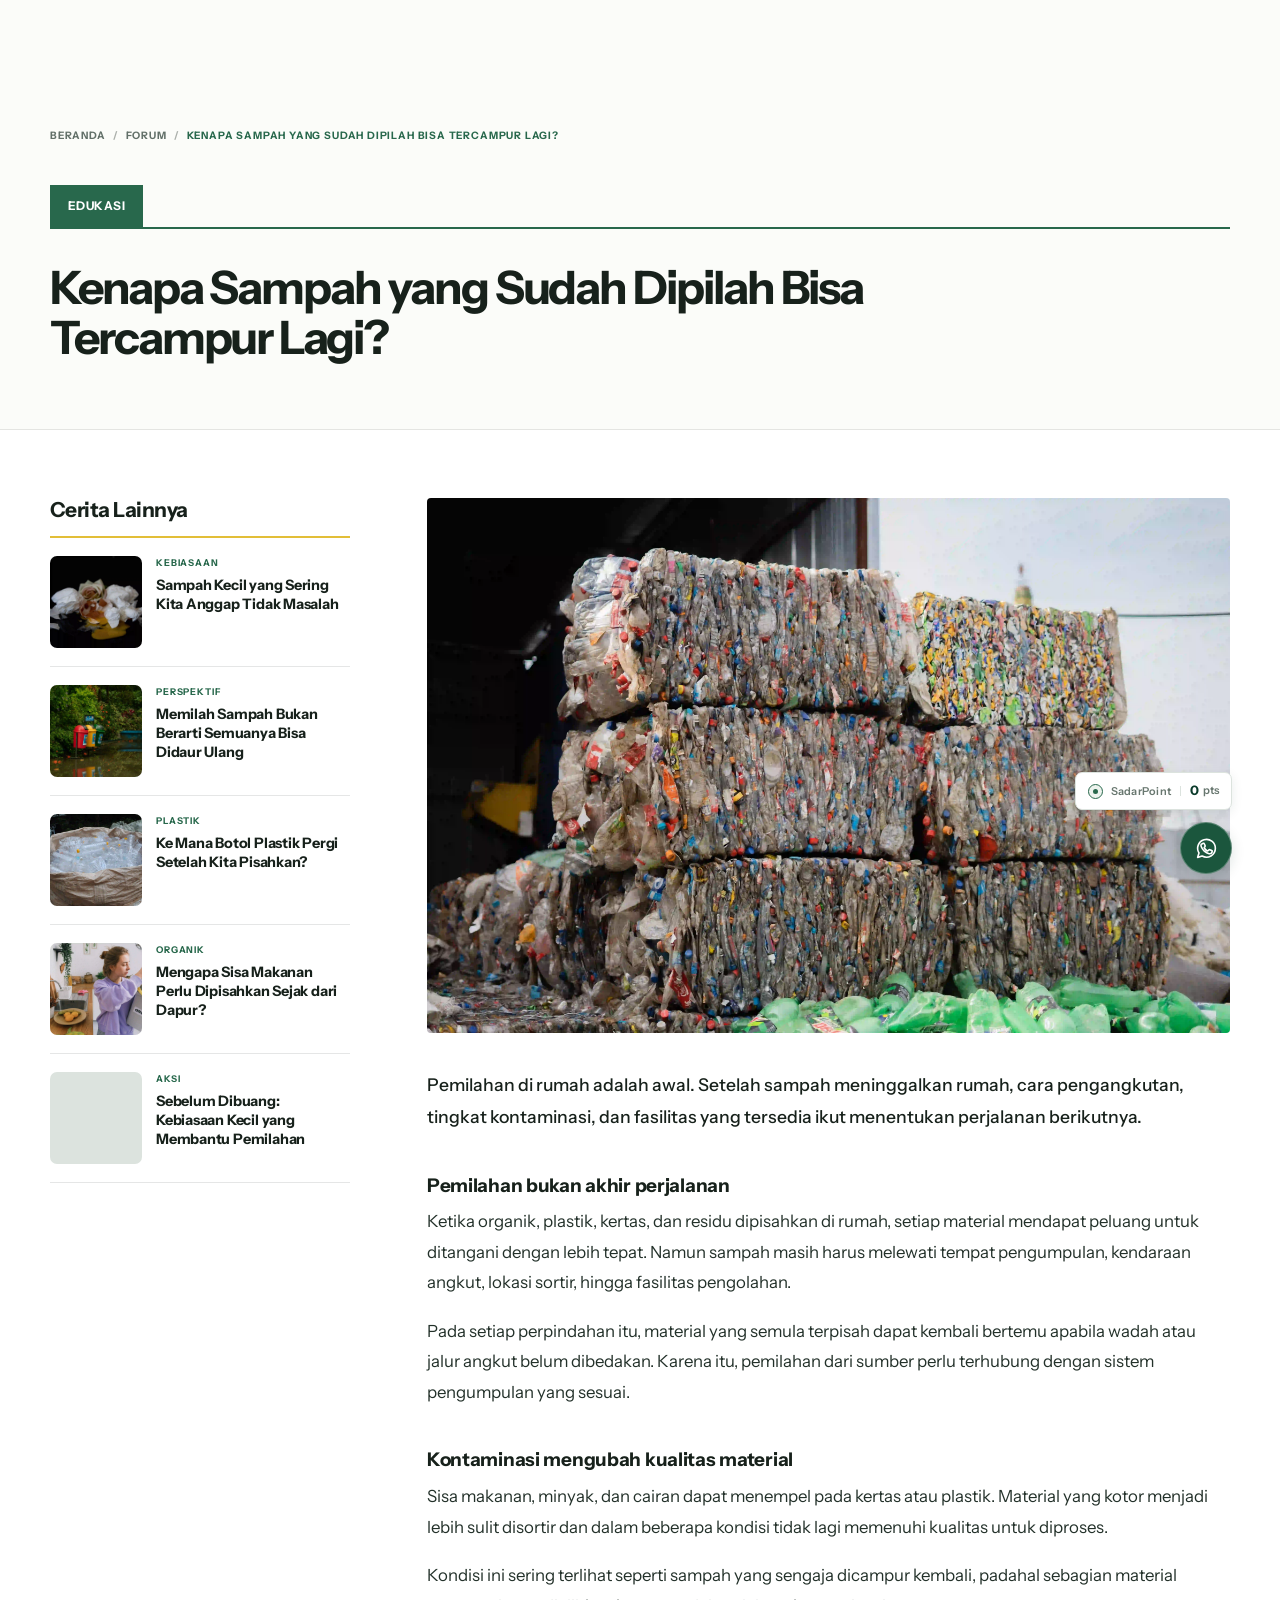
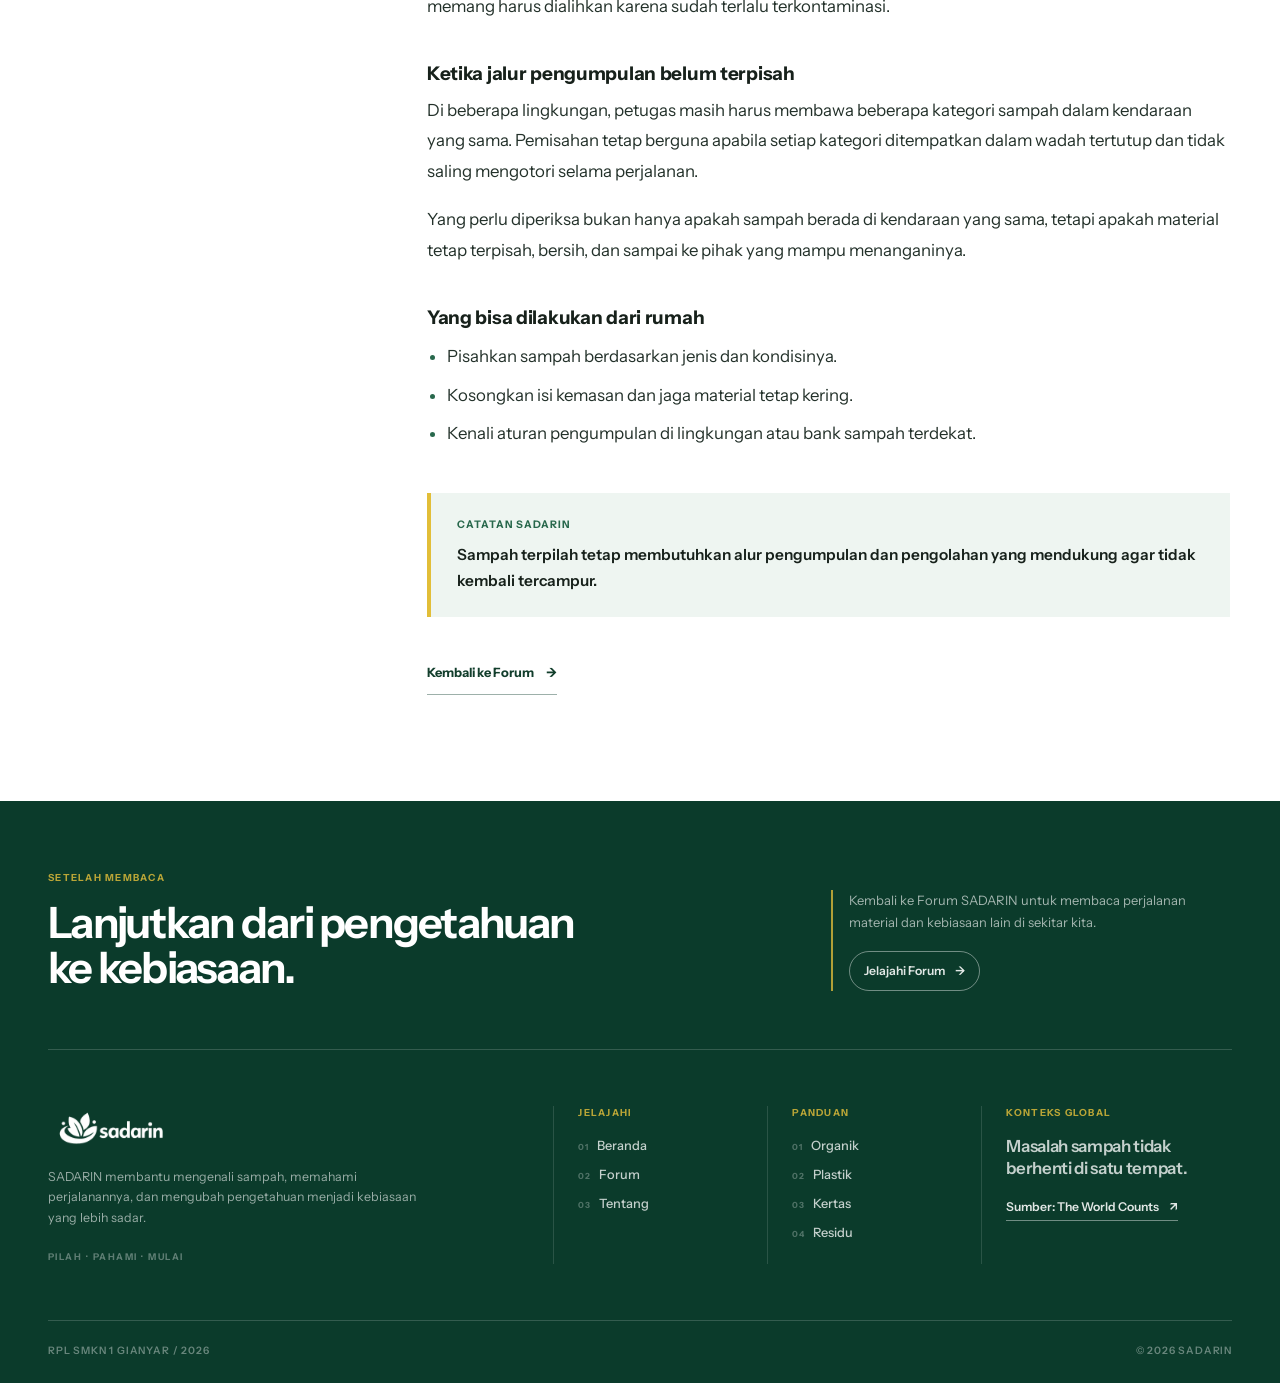
<file: cerita.html>
<!DOCTYPE html>
<html lang="id">
<head>
  <meta charset="UTF-8">
  <meta name="viewport" content="width=device-width, initial-scale=1.0">
  <meta name="description" content="Baca cerita SADARIN tentang sampah, kebiasaan, dan perjalanan material di sekitar kita.">
  <title>Cerita SADARIN</title>
  <link rel="preconnect" href="https://fonts.googleapis.com">
  <link rel="preconnect" href="https://fonts.gstatic.com" crossorigin>
  <link href="https://fonts.googleapis.com/css2?family=Instrument+Sans:wght@400;500;600;700&display=swap" rel="stylesheet">
  <link rel="stylesheet" href="css/style.css?v=20260827">
  <link rel="stylesheet" href="css/cerita.css?v=20260827-2">
  <link rel="icon" href="assets/logo/logo-sadarin.svg">
</head>
<body class="story-page">
  <a class="story-skip-link" href="#story-content">Lewati ke isi cerita</a>

  
  <main id="story-content" data-story-detail>
    <article>
      <section class="story-hero" aria-labelledby="story-title">
        <div class="story-hero__container">
          <nav class="story-breadcrumb" aria-label="Breadcrumb">
            <ol><li><a href="index.html">Beranda</a></li><li><a href="forum.html">Forum</a></li><li aria-current="page" data-story-breadcrumb>Cerita</li></ol>
          </nav>
          <div class="story-hero__category"><span data-story-category>Edukasi</span></div>
           <h1 id="story-title" data-story-title>Memuat cerita…</h1>
        </div>
      </section>

      <section class="story-layout" aria-label="Isi cerita">
        <div class="story-layout__container">
          <aside class="story-sidebar" aria-labelledby="related-stories-title">
            <header class="story-sidebar__head">
              <h2 id="related-stories-title">Cerita Lainnya</h2>
            </header>
            <div class="story-sidebar__list" data-related-stories></div>
          </aside>

          <div class="story-article">
            <figure class="story-article__media">
              <img data-story-image src="assets/images/cerita1.webp" alt="" fetchpriority="high">
            </figure>
            <p class="story-article__lead" data-story-intro></p>
            <div class="story-article__content" data-story-body></div>
            <div class="story-article__takeaway">
              <span>Catatan SADARIN</span>
              <p data-story-summary></p>
            </div>
            <a class="story-article__back" href="forum.html"><span>Kembali ke Forum</span><span aria-hidden="true">→</span></a>
          </div>
        </div>
      </section>

    </article>
  </main>

  <footer class="site-footer">
    <div class="site-footer__container">
      <div class="site-footer__message">
        <div><span class="site-footer__label">Setelah membaca</span><h2>Lanjutkan dari pengetahuan ke kebiasaan.</h2></div>
        <div class="site-footer__message-copy"><p>Kembali ke Forum SADARIN untuk membaca perjalanan material dan kebiasaan lain di sekitar kita.</p><a href="forum.html"><span>Jelajahi Forum</span><span aria-hidden="true">→</span></a></div>
      </div>
      <div class="site-footer__grid">
        <div class="site-footer__brand"><img src="assets/logo/logo-sadarin.svg" alt="SADARIN"><p>SADARIN membantu mengenali sampah, memahami perjalanannya, dan mengubah pengetahuan menjadi kebiasaan yang lebih sadar.</p></div>
        <nav class="site-footer__column" aria-label="Jelajahi SADARIN"><span class="site-footer__label">Jelajahi</span><a href="index.html">Beranda</a><a href="forum.html" aria-current="page">Forum</a><a href="tentang.html">Tentang</a></nav>
        <nav class="site-footer__column" aria-label="Panduan Sampah"><span class="site-footer__label">Panduan</span><a href="organik.html">Organik</a><a href="plastik.html">Plastik</a><a href="kertas.html">Kertas</a><a href="residu.html">Residu</a></nav>
        <div class="site-footer__context"><span class="site-footer__label">Konteks Global</span><p>Masalah sampah tidak berhenti di satu tempat.</p><a href="https://www.theworldcounts.com/" target="_blank" rel="noopener noreferrer"><span>Sumber: The World Counts</span><span aria-hidden="true">↗</span></a></div>
      </div>
      <div class="site-footer__bottom"><span>RPL SMKN 1 GIANYAR / 2026</span><span>© 2026 SADARIN</span></div>
    </div>
  </footer>

  <div class="floating-actions">
    <div class="floating-score">
      <span class="floating-score__mark" aria-hidden="true"></span>
      <span class="floating-score__name">SadarPoint</span>
      <strong class="floating-score__value" data-sadarpoint-value>0</strong>
      <span class="floating-score__unit">pts</span>
    </div>
    <a href="https://wa.me/6285180676238" rel="noopener" target="_blank" class="floating-whatsapp" aria-label="WhatsApp SADARIN — nomor belum tersedia" aria-disabled="true" title="Nomor WhatsApp SADARIN belum tersedia">
      <span class="floating-whatsapp__label">Tanya SADARIN</span>
      <svg viewBox="0 0 24 24" aria-hidden="true">
        <path d="M20.5 11.8a8.5 8.5 0 0 1-12.7 7.4l-4.3 1.3 1.3-4.2a8.5 8.5 0 1 1 15.7-4.5Z"/>
        <path d="M8.1 7.5c.2-.4.4-.5.8-.5h.5c.2 0 .4.1.5.4l.8 2c.1.3.1.5-.1.7l-.7.8c-.2.2-.1.4 0 .6.7 1.2 1.7 2.2 3 2.8.2.1.4.1.6-.1l.9-1c.2-.2.4-.2.7-.1l2 .9c.3.1.4.3.4.5 0 .6-.3 1.5-.8 2-.6.5-1.4.7-2.2.5-1.3-.3-2.9-1-4.6-2.5-1.4-1.3-2.4-2.8-2.9-4.1-.4-1-.4-1.8-.1-2.4Z"/>
      </svg>
    </a>
  </div>

  <script src="js/index.js?v=20260823"></script>
  <script src="js/cerita.js?v=20260827-2"></script>
  <script src="js/sadarin.js?v=20260828"></script>
</body>
</html>
</file>
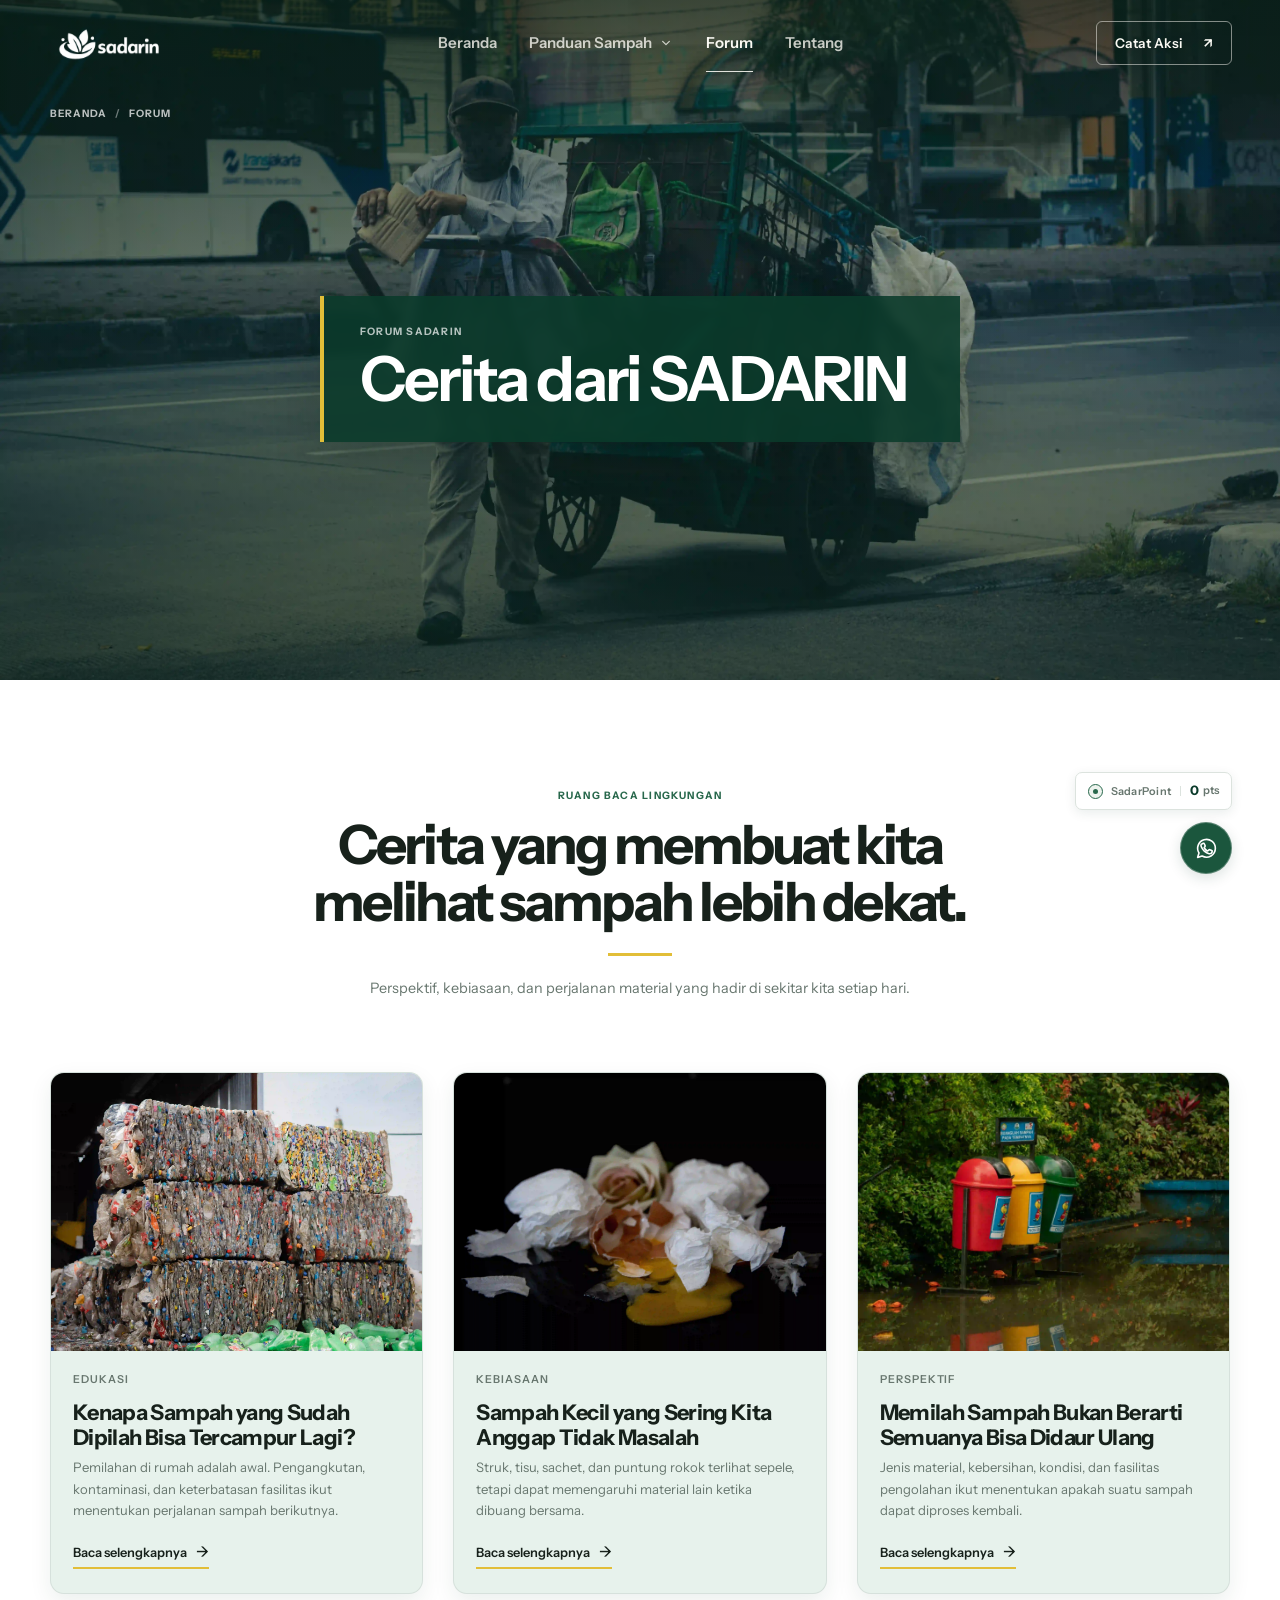
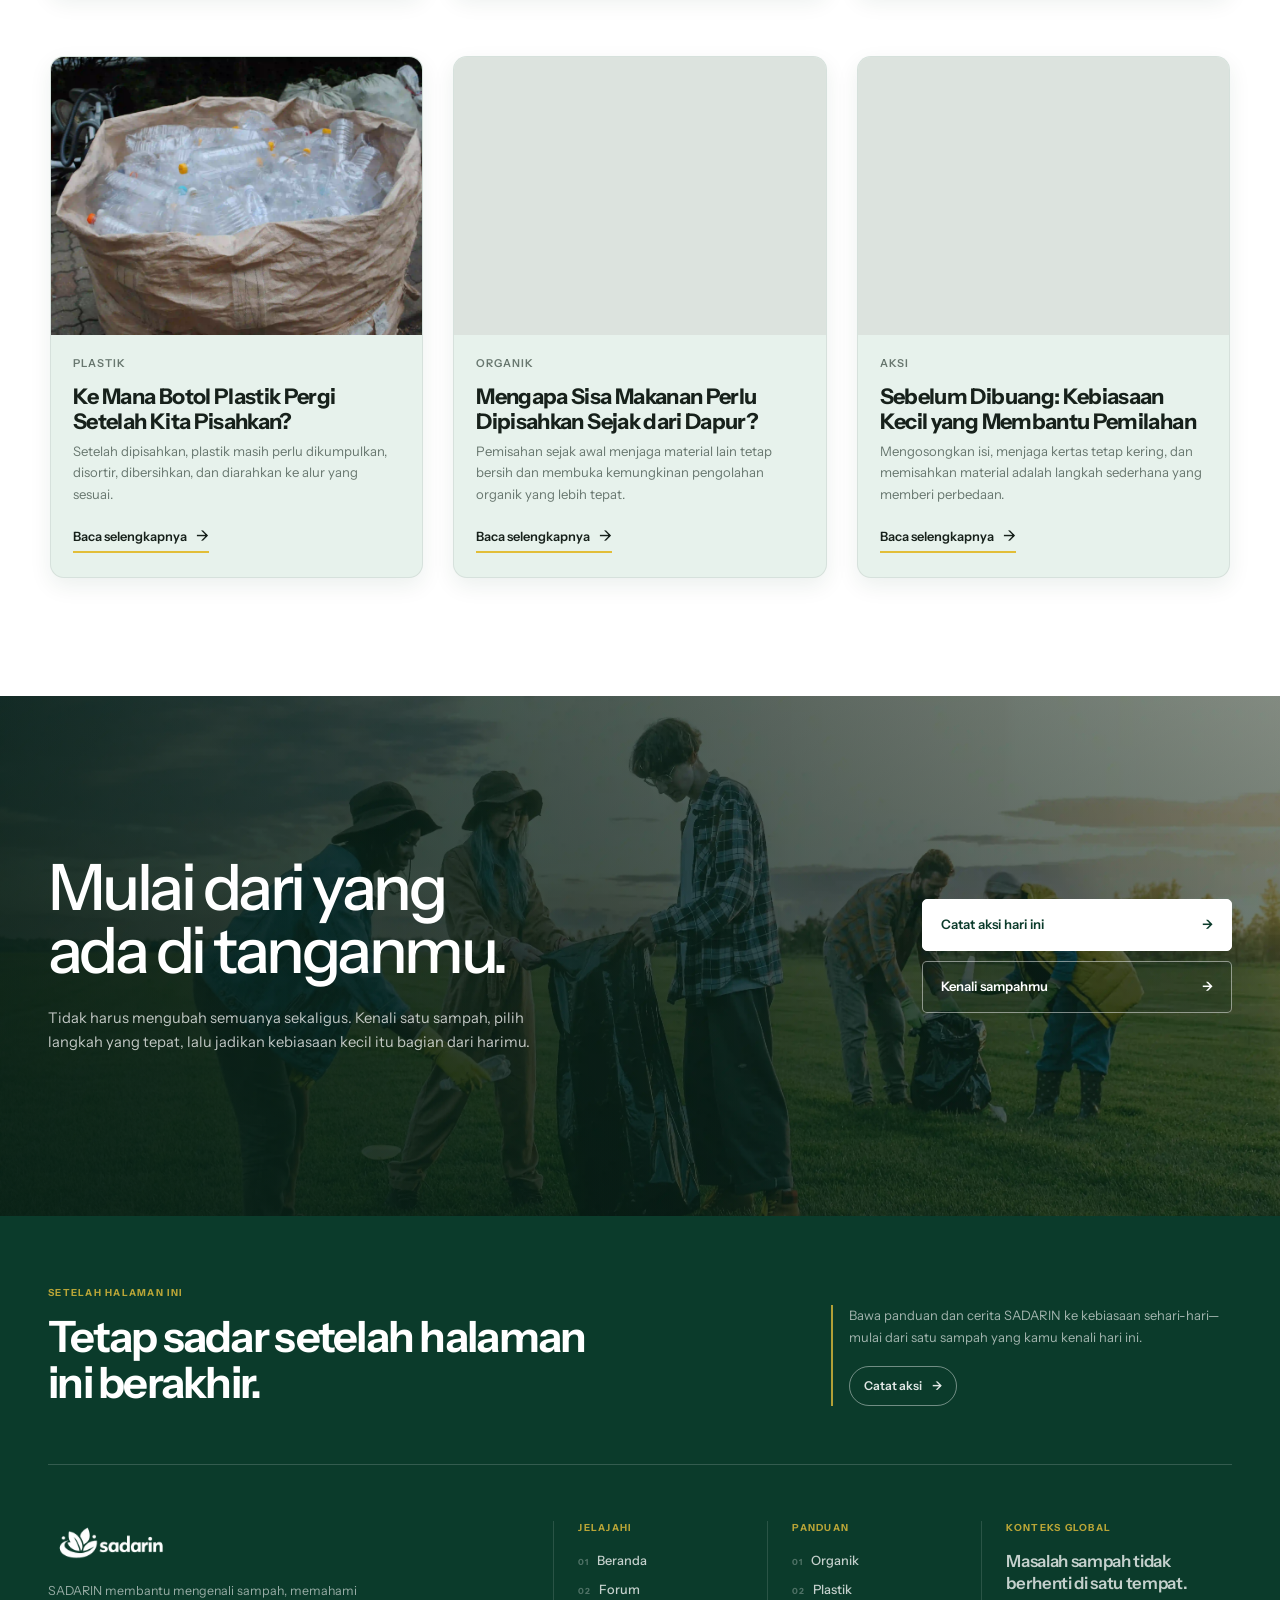
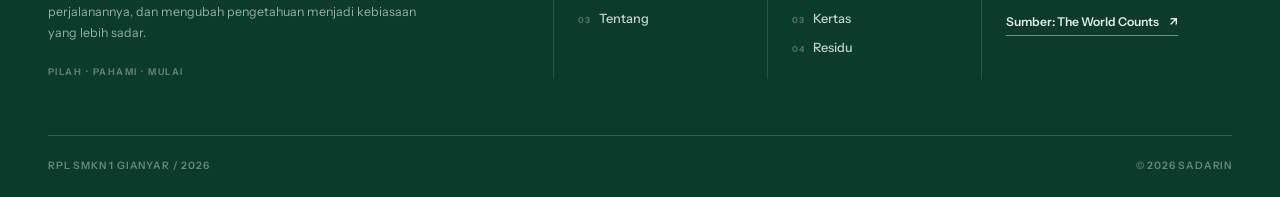
<file: forum.html>
<!DOCTYPE html>
<html lang="id">
<head>
  <meta charset="UTF-8">
  <meta name="viewport" content="width=device-width, initial-scale=1.0">
  <meta name="description" content="Forum SADARIN menghadirkan cerita, perspektif, dan pengetahuan tentang sampah, lingkungan, serta kebiasaan sehari-hari.">
  <title>Forum SADARIN — Cerita dari Keseharian</title>
  <link rel="preconnect" href="https://fonts.googleapis.com">
  <link rel="preconnect" href="https://fonts.gstatic.com" crossorigin>
  <link href="https://fonts.googleapis.com/css2?family=Instrument+Sans:wght@400;500;600;700&display=swap" rel="stylesheet">
  <link rel="stylesheet" href="css/style.css?v=20260826">
  <link rel="stylesheet" href="css/forum.css?v=20260826">
  <link rel="icon" href="assets/logo/logo-sadarin.svg">
</head>
<body class="forum-page">
  <a class="forum-skip-link" href="#forum-content">Lewati ke isi Forum</a>

  <header class="site-header" id="siteHeader">
    <svg class="nav-icon-sprite" aria-hidden="true">
      <symbol id="icon-organic" viewBox="0 0 24 24">
        <path d="M19.5 4.5C13 4.8 7.8 7.1 5.7 11.1c-1.7 3.2-.6 6.8 2.4 7.8 3.2 1.1 6.1-.8 7.1-4.1.8-2.7 1.9-5.7 4.3-10.3Z"/>
        <path d="M4.8 20c2.7-4.8 5.8-7.8 10.2-9.7"/>
      </symbol>
      <symbol id="icon-plastic" viewBox="0 0 24 24">
        <path d="M9.5 3h5M10 3v3.8L8 9.5v9A2.5 2.5 0 0 0 10.5 21h3a2.5 2.5 0 0 0 2.5-2.5v-9l-2-2.7V3"/>
        <path d="M8 12h8M8 17h8"/>
      </symbol>
      <symbol id="icon-paper" viewBox="0 0 24 24">
        <path d="M6 3.5h8l4 4V21H6Z"/>
        <path d="M14 3.5V8h4M9 12h6M9 15.5h6"/>
      </symbol>
      <symbol id="icon-residue" viewBox="0 0 24 24">
        <path d="M9.5 5.5 8 3h8l-1.5 2.5M8.7 8h6.6c2.2 2.8 3.2 5.6 3.2 8.3 0 3.1-2.2 4.7-6.5 4.7s-6.5-1.6-6.5-4.7C5.5 13.6 6.5 10.8 8.7 8Z"/>
        <path d="M8.2 8h7.6"/>
      </symbol>
    </svg>

    <div class="nav-container">
      <a href="index.html" class="site-logo" aria-label="SADARIN — Beranda">
        <img src="assets/logo/logo-sadarin.svg" alt="SADARIN">
      </a>

      <nav class="desktop-nav" aria-label="Navigasi utama">
        <a href="index.html">Beranda</a>
        <div class="nav-guide-desktop" data-guide-desktop>
          <button class="nav-guide-trigger" type="button" aria-expanded="false" aria-controls="guideMega">
            <span>Panduan Sampah</span>
            <svg class="nav-guide-chevron" viewBox="0 0 24 24" fill="none" aria-hidden="true">
              <path d="m7 9.5 5 5 5-5" stroke="currentColor" stroke-width="1.8" stroke-linecap="round" stroke-linejoin="round"/>
            </svg>
          </button>
          <div class="guide-mega" id="guideMega" aria-hidden="true">
            <div class="guide-mega-inner">
              <ul class="guide-mega-categories">
                <li>
                  <a href="organik.html" class="guide-mega-item guide-organic">
                    <span class="guide-mega-icon"><svg aria-hidden="true"><use href="#icon-organic"></use></svg></span>
                    <span class="guide-mega-copy"><strong>Organik</strong></span>
                    <span class="guide-mega-arrow" aria-hidden="true">→</span>
                  </a>
                </li>
                <li>
                  <a href="plastik.html" class="guide-mega-item guide-plastic">
                    <span class="guide-mega-icon"><svg aria-hidden="true"><use href="#icon-plastic"></use></svg></span>
                    <span class="guide-mega-copy"><strong>Plastik</strong></span>
                    <span class="guide-mega-arrow" aria-hidden="true">→</span>
                  </a>
                </li>
                <li>
                  <a href="kertas.html" class="guide-mega-item guide-paper">
                    <span class="guide-mega-icon"><svg aria-hidden="true"><use href="#icon-paper"></use></svg></span>
                    <span class="guide-mega-copy"><strong>Kertas</strong></span>
                    <span class="guide-mega-arrow" aria-hidden="true">→</span>
                  </a>
                </li>
                <li>
                  <a href="residu.html" class="guide-mega-item guide-residue">
                    <span class="guide-mega-icon"><svg aria-hidden="true"><use href="#icon-residue"></use></svg></span>
                    <span class="guide-mega-copy"><strong>Residu</strong></span>
                    <span class="guide-mega-arrow" aria-hidden="true">→</span>
                  </a>
                </li>
              </ul>
            </div>
          </div>
        </div>
        <a href="forum.html" class="active" aria-current="page">Forum</a>
        <a href="tentang.html">Tentang</a>
      </nav>

      <a href="jejak-hijau.html" class="nav-action">
        <span>Catat Aksi</span>
        <span aria-hidden="true">↗</span>
      </a>

      <button class="menu-toggle" type="button" aria-label="Buka menu" aria-expanded="false" aria-controls="mobileNav">
        <span></span><span></span><span></span>
      </button>
    </div>

    <nav class="mobile-nav" id="mobileNav" aria-label="Navigasi mobile" aria-hidden="true">
      <button class="mobile-nav-backdrop" type="button" aria-label="Tutup menu"></button>
      <div class="mobile-nav-panel" tabindex="-1">
        <div class="mobile-nav-meta"><span>Menu</span><span>Pilih tujuan</span></div>
        <div class="mobile-nav-links">
          <a href="index.html"><small>01</small><span>Beranda</span></a>
          <div class="mobile-guide">
            <button class="mobile-guide-trigger" type="button" aria-expanded="false" aria-controls="mobileGuidePanel">
              <small>02</small>
              <span>Panduan Sampah</span>
              <svg viewBox="0 0 24 24" fill="none" aria-hidden="true"><path d="m7 9.5 5 5 5-5" stroke="currentColor" stroke-width="1.8" stroke-linecap="round" stroke-linejoin="round"/></svg>
            </button>
            <div class="mobile-guide-panel" id="mobileGuidePanel" aria-hidden="true">
              <a href="organik.html">
                <span class="mobile-guide-icon"><svg aria-hidden="true"><use href="#icon-organic"></use></svg></span>
                <span class="mobile-guide-name">Organik<small>Kembali ke tanah</small></span><span aria-hidden="true">→</span>
              </a>
              <a href="plastik.html">
                <span class="mobile-guide-icon"><svg aria-hidden="true"><use href="#icon-plastic"></use></svg></span>
                <span class="mobile-guide-name">Plastik<small>Bersihkan sebelum dipilah</small></span><span aria-hidden="true">→</span>
              </a>
              <a href="kertas.html">
                <span class="mobile-guide-icon"><svg aria-hidden="true"><use href="#icon-paper"></use></svg></span>
                <span class="mobile-guide-name">Kertas<small>Jaga tetap kering</small></span><span aria-hidden="true">→</span>
              </a>
              <a href="residu.html">
                <span class="mobile-guide-icon"><svg aria-hidden="true"><use href="#icon-residue"></use></svg></span>
                <span class="mobile-guide-name">Residu<small>Pilihan pembuangan terakhir</small></span><span aria-hidden="true">→</span>
              </a>
            </div>
          </div>
          <a href="forum.html" class="active" aria-current="page"><small>03</small><span>Forum</span></a>
          <a href="tentang.html"><small>04</small><span>Tentang</span></a>
        </div>
        <a href="jejak-hijau.html" class="mobile-nav-action"><span>Catat aksi</span><span aria-hidden="true">↗</span></a>
        <div class="mobile-nav-footer" aria-hidden="true"><span>Pilah · Pahami · Bertindak</span><span>SADARIN / 2026</span></div>
      </div>
    </nav>
  </header>

  <main id="forum-content">
    <section class="forum-hero" aria-labelledby="forum-page-title">
      <img class="forum-hero__image" src="assets/images/forum-hero.webp" width="3456" height="5184" alt="Warga mengumpulkan sampah bersama di ruang terbuka" fetchpriority="high">
      <div class="forum-hero__overlay" aria-hidden="true"></div>
      <div class="forum-hero__container">
        <nav class="forum-breadcrumb" aria-label="Breadcrumb">
          <ol><li><a href="index.html">Beranda</a></li><li aria-current="page">Forum</li></ol>
        </nav>
        <div class="forum-hero__title-panel">
          <span>Forum SADARIN</span>
          <h1 id="forum-page-title">Cerita dari SADARIN</h1>
        </div>
      </div>
    </section>

    <section class="forum-stories" aria-labelledby="forum-stories-title">
      <div class="forum-stories__container">
        <header class="forum-stories__head">
          <span>Ruang baca lingkungan</span>
          <h2 id="forum-stories-title">Cerita yang membuat kita melihat sampah lebih dekat.</h2>
          <p>Perspektif, kebiasaan, dan perjalanan material yang hadir di sekitar kita setiap hari.</p>
        </header>

        <div class="forum-stories__grid">
          <article class="forum-article">
            <a class="forum-article__link" href="cerita.html?artikel=jejak-pemilahan">
              <figure class="forum-article__media"><img src="assets/images/cerita1.webp" width="6000" height="4000" loading="lazy" decoding="async" alt="Bal-bal botol plastik yang telah dipadatkan"></figure>
              <div class="forum-article__meta"><span>Edukasi</span></div>
              <h3>Kenapa Sampah yang Sudah Dipilah Bisa Tercampur Lagi?</h3>
              <p>Pemilahan di rumah adalah awal. Pengangkutan, kontaminasi, dan keterbatasan fasilitas ikut menentukan perjalanan sampah berikutnya.</p>
              <span class="forum-article__cta">Baca selengkapnya <b aria-hidden="true">→</b></span>
            </a>
          </article>

          <article class="forum-article">
            <a class="forum-article__link" href="cerita.html?artikel=kebiasaan-kecil">
              <figure class="forum-article__media"><img src="assets/images/cerita2.webp" width="5472" height="3648" loading="lazy" decoding="async" alt="Sisa tisu dan sampah kecil di permukaan gelap"></figure>
              <div class="forum-article__meta"><span>Kebiasaan</span></div>
              <h3>Sampah Kecil yang Sering Kita Anggap Tidak Masalah</h3>
              <p>Struk, tisu, sachet, dan puntung rokok terlihat sepele, tetapi dapat memengaruhi material lain ketika dibuang bersama.</p>
              <span class="forum-article__cta">Baca selengkapnya <b aria-hidden="true">→</b></span>
            </a>
          </article>

          <article class="forum-article">
            <a class="forum-article__link" href="cerita.html?artikel=perspektif-daur-ulang">
              <figure class="forum-article__media"><img src="assets/images/cerita3.webp" width="4000" height="6000" loading="lazy" decoding="async" alt="Tiga tempat sampah berwarna untuk pemilahan material"></figure>
              <div class="forum-article__meta"><span>Perspektif</span></div>
              <h3>Memilah Sampah Bukan Berarti Semuanya Bisa Didaur Ulang</h3>
              <p>Jenis material, kebersihan, kondisi, dan fasilitas pengolahan ikut menentukan apakah suatu sampah dapat diproses kembali.</p>
              <span class="forum-article__cta">Baca selengkapnya <b aria-hidden="true">→</b></span>
            </a>
          </article>

          <article class="forum-article">
            <a class="forum-article__link" href="cerita.html?artikel=perjalanan-plastik">
              <figure class="forum-article__media"><img src="assets/images/cerita4.webp" width="2624" height="3936" loading="lazy" decoding="async" alt="Pekerja mengumpulkan botol plastik ke dalam karung besar"></figure>
              <div class="forum-article__meta"><span>Plastik</span></div>
              <h3>Ke Mana Botol Plastik Pergi Setelah Kita Pisahkan?</h3>
              <p>Setelah dipisahkan, plastik masih perlu dikumpulkan, disortir, dibersihkan, dan diarahkan ke alur yang sesuai.</p>
              <span class="forum-article__cta">Baca selengkapnya <b aria-hidden="true">→</b></span>
            </a>
          </article>

          <article class="forum-article">
            <a class="forum-article__link" href="cerita.html?artikel=sisa-organik">
              <figure class="forum-article__media"><img src="assets/images/cerita5.webp" width="4000" height="6000" loading="lazy" decoding="async" alt="Sisa makanan dipisahkan untuk pengolahan organik"></figure>
              <div class="forum-article__meta"><span>Organik</span></div>
              <h3>Mengapa Sisa Makanan Perlu Dipisahkan Sejak dari Dapur?</h3>
              <p>Pemisahan sejak awal menjaga material lain tetap bersih dan membuka kemungkinan pengolahan organik yang lebih tepat.</p>
              <span class="forum-article__cta">Baca selengkapnya <b aria-hidden="true">→</b></span>
            </a>
          </article>

          <article class="forum-article">
            <a class="forum-article__link" href="cerita.html?artikel=kertas-kering">
              <figure class="forum-article__media"><img src="assets/images/cerita6.webp" width="6240" height="4160" loading="lazy" decoding="async" alt="Kertas dipisahkan sebelum dimasukkan ke wadah khusus"></figure>
              <div class="forum-article__meta"><span>Aksi</span></div>
              <h3>Sebelum Dibuang: Kebiasaan Kecil yang Membantu Pemilahan</h3>
              <p>Mengosongkan isi, menjaga kertas tetap kering, dan memisahkan material adalah langkah sederhana yang memberi perbedaan.</p>
              <span class="forum-article__cta">Baca selengkapnya <b aria-hidden="true">→</b></span>
            </a>
          </article>
        </div>
      </div>
    </section>

   

    <section class="final-action" aria-labelledby="final-action-title" data-final-action>
  <img class="final-action__image" src="assets/images/short-info.webp" alt="Sekelompok warga memungut sampah bersama di ruang terbuka" loading="lazy">
  <div class="final-action__overlay" aria-hidden="true"></div>
  <div class="final-action__container">
    <div class="final-action__copy">
      <h2 id="final-action-title" data-final-reveal>Mulai dari yang ada di tanganmu.</h2>
      <p data-final-reveal>Tidak harus mengubah semuanya sekaligus. Kenali satu sampah, pilih langkah yang tepat, lalu jadikan kebiasaan kecil itu bagian dari harimu.</p>
    </div>
    <div class="final-action__actions" data-final-reveal>
      <a href="jejak-hijau.html" class="final-action__button final-action__button--primary">
        <span>Catat aksi hari ini</span>
        <span aria-hidden="true">→</span>
      </a>
      <a href="index.html#panduan-sampah" class="final-action__button final-action__button--secondary">
        <span>Kenali sampahmu</span>
        <span aria-hidden="true">→</span>
      </a>
    </div>
  </div>
</section>

  </main>

  <footer class="site-footer">
    <div class="site-footer__container">
      <div class="site-footer__message">
        <div><span class="site-footer__label">Setelah halaman ini</span><h2>Tetap sadar setelah halaman ini berakhir.</h2></div>
        <div class="site-footer__message-copy"><p>Bawa panduan dan cerita SADARIN ke kebiasaan sehari-hari—mulai dari satu sampah yang kamu kenali hari ini.</p><a href="jejak-hijau.html"><span>Catat aksi</span><span aria-hidden="true">→</span></a></div>
      </div>

      <div class="site-footer__grid">
        <div class="site-footer__brand"><img src="assets/logo/logo-sadarin.svg" alt="SADARIN"><p>SADARIN membantu mengenali sampah, memahami perjalanannya, dan mengubah pengetahuan menjadi kebiasaan yang lebih sadar.</p></div>
        <nav class="site-footer__column" aria-label="Jelajahi SADARIN"><span class="site-footer__label">Jelajahi</span><a href="index.html">Beranda</a><a href="forum.html" aria-current="page">Forum</a><a href="tentang.html">Tentang</a></nav>
        <nav class="site-footer__column" aria-label="Panduan Sampah"><span class="site-footer__label">Panduan</span><a href="organik.html">Organik</a><a href="plastik.html">Plastik</a><a href="kertas.html">Kertas</a><a href="residu.html">Residu</a></nav>
        <div class="site-footer__context"><span class="site-footer__label">Konteks Global</span><p>Masalah sampah tidak berhenti di satu tempat.</p><a href="https://www.theworldcounts.com/" target="_blank" rel="noopener noreferrer"><span>Sumber: The World Counts</span><span aria-hidden="true">↗</span></a></div>
      </div>
      <div class="site-footer__bottom"><span>RPL SMKN 1 GIANYAR / 2026</span><span>© 2026 SADARIN</span></div>
    </div>
  </footer>

  <div class="floating-actions">
    <div class="floating-score">
      <span class="floating-score__mark" aria-hidden="true"></span>
      <span class="floating-score__name">SadarPoint</span>
      <strong class="floating-score__value" data-sadarpoint-value>0</strong>
      <span class="floating-score__unit">pts</span>
    </div>
    <a href="https://wa.me/6285180676238" rel="noopener" target="_blank" class="floating-whatsapp" aria-label="WhatsApp SADARIN — nomor belum tersedia" aria-disabled="true" title="Nomor WhatsApp SADARIN belum tersedia">
      <span class="floating-whatsapp__label">Tanya SADARIN</span>
      <svg viewBox="0 0 24 24" aria-hidden="true">
        <path d="M20.5 11.8a8.5 8.5 0 0 1-12.7 7.4l-4.3 1.3 1.3-4.2a8.5 8.5 0 1 1 15.7-4.5Z"/>
        <path d="M8.1 7.5c.2-.4.4-.5.8-.5h.5c.2 0 .4.1.5.4l.8 2c.1.3.1.5-.1.7l-.7.8c-.2.2-.1.4 0 .6.7 1.2 1.7 2.2 3 2.8.2.1.4.1.6-.1l.9-1c.2-.2.4-.2.7-.1l2 .9c.3.1.4.3.4.5 0 .6-.3 1.5-.8 2-.6.5-1.4.7-2.2.5-1.3-.3-2.9-1-4.6-2.5-1.4-1.3-2.4-2.8-2.9-4.1-.4-1-.4-1.8-.1-2.4Z"/>
      </svg>
    </a>
  </div>

  <script src="js/index.js?v=20260826"></script>
  <script src="js/sadarin.js?v=20260828"></script>
</body>
</html>
</file>
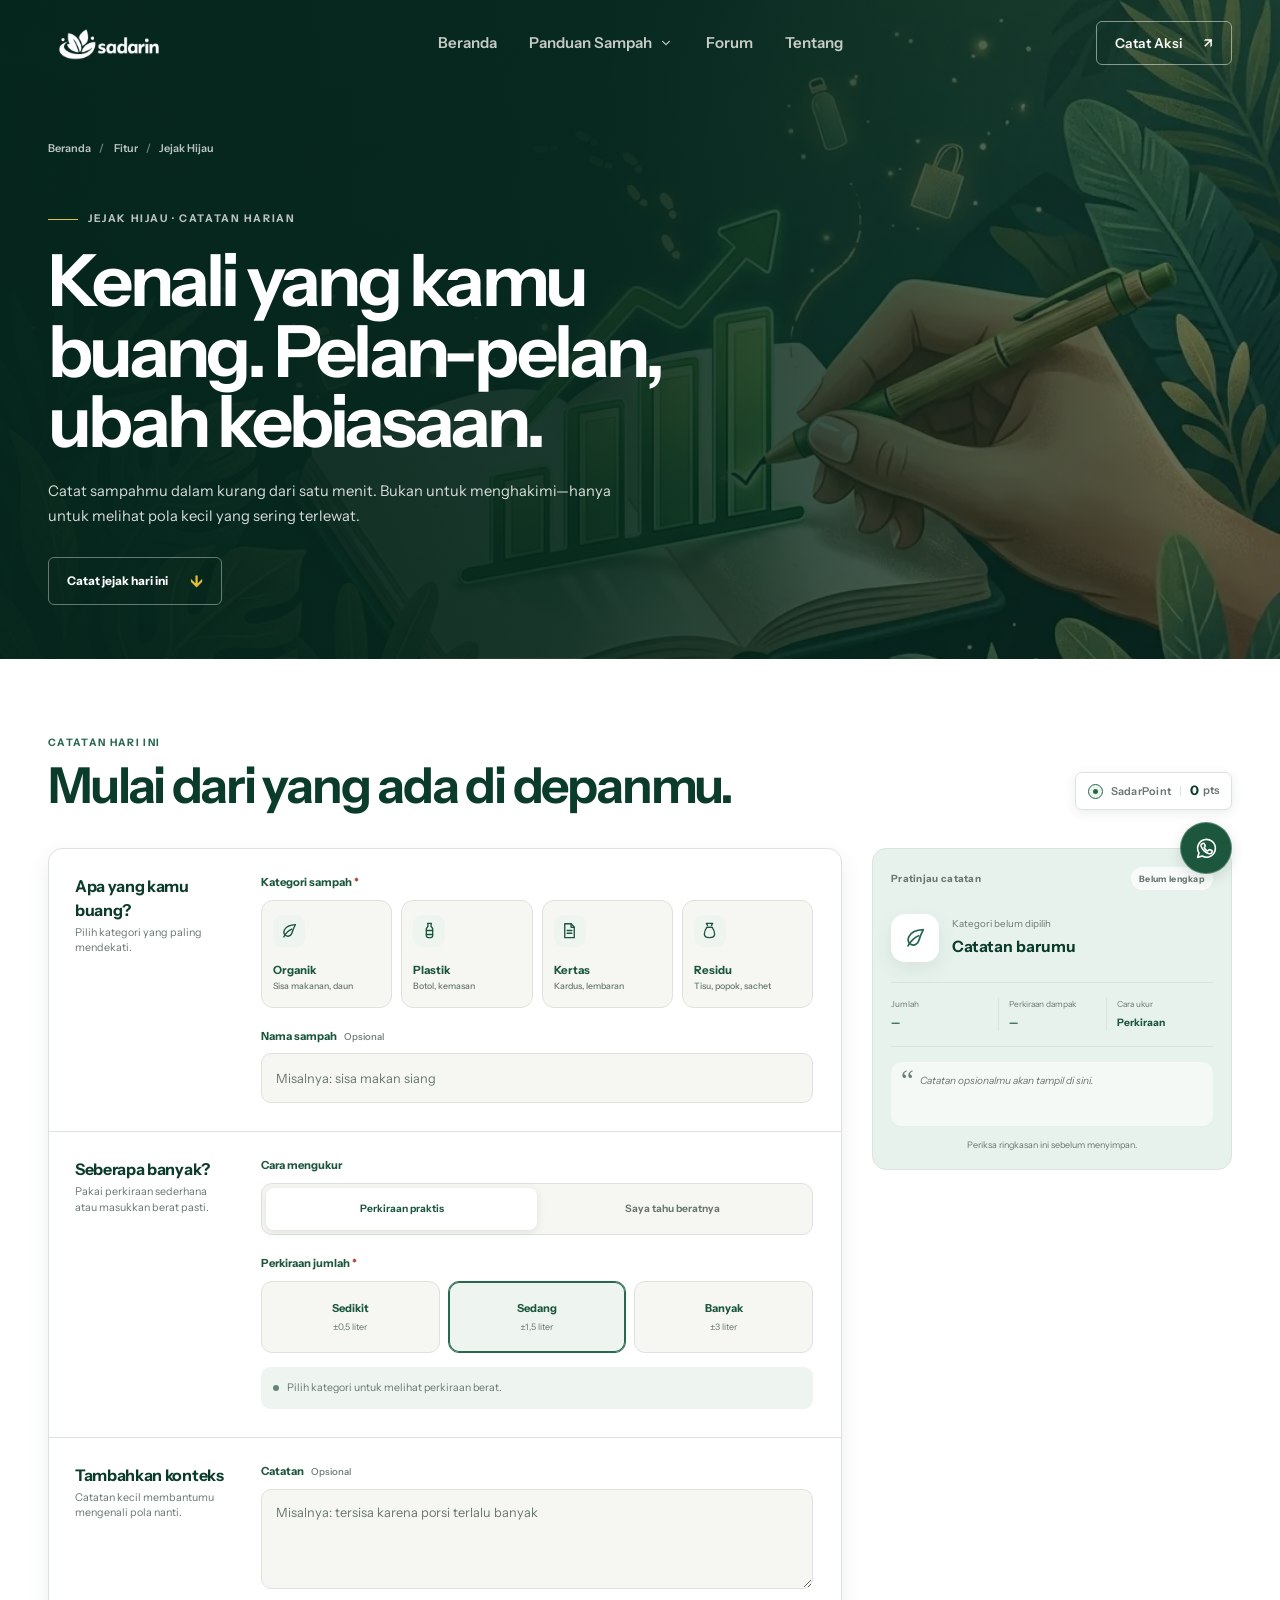
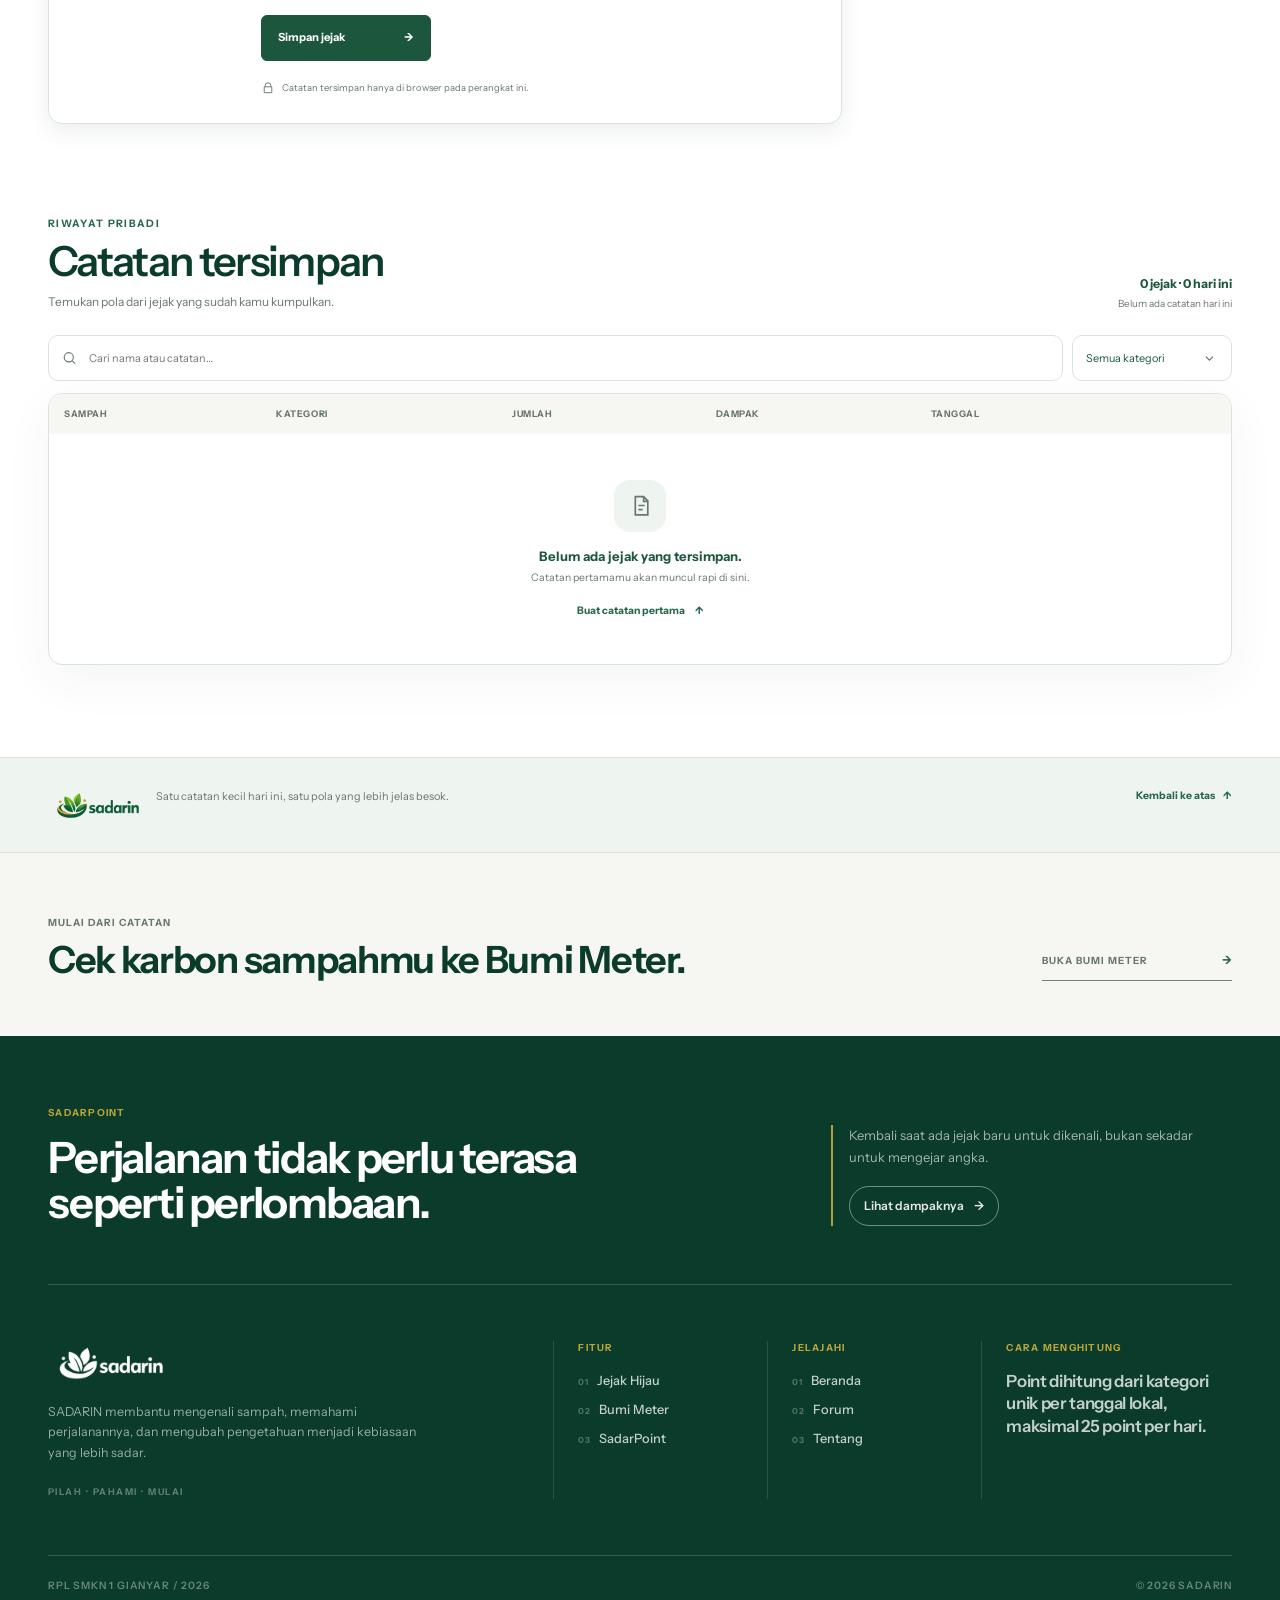
<file: jejak-hijau.html>
<!DOCTYPE html>
<html lang="id">
<head>
  <meta charset="UTF-8">
  <meta name="viewport" content="width=device-width, initial-scale=1.0">
  <meta name="description" content="Catat sampah harianmu di Jejak Hijau SADARIN dan kenali pola kecil dari kebiasaanmu.">
  <title>Jejak Hijau — SADARIN</title>
  <link rel="preconnect" href="https://fonts.googleapis.com">
  <link rel="preconnect" href="https://fonts.gstatic.com" crossorigin>
  <link href="https://fonts.googleapis.com/css2?family=Instrument+Sans:wght@400;500;600;700&display=swap" rel="stylesheet">
  <link rel="stylesheet" href="css/style.css?v=20260828">
  <link rel="stylesheet" href="css/fitur.css?v=20260829">
  <link rel="icon" href="assets/logo/logo-sadarin.svg">
</head>
<body class="feature-page feature-page--journal">
  <a class="feature-skip-link" href="#feature-content">Lewati ke catatan Jejak Hijau</a>
  <header class="site-header" id="siteHeader">
    <svg class="nav-icon-sprite" aria-hidden="true">
      <symbol id="icon-organic" viewBox="0 0 24 24">
        <path d="M19.5 4.5C13 4.8 7.8 7.1 5.7 11.1c-1.7 3.2-.6 6.8 2.4 7.8 3.2 1.1 6.1-.8 7.1-4.1.8-2.7 1.9-5.7 4.3-10.3Z"/>
        <path d="M4.8 20c2.7-4.8 5.8-7.8 10.2-9.7"/>
      </symbol>
      <symbol id="icon-plastic" viewBox="0 0 24 24">
        <path d="M9.5 3h5M10 3v3.8L8 9.5v9A2.5 2.5 0 0 0 10.5 21h3a2.5 2.5 0 0 0 2.5-2.5v-9l-2-2.7V3"/>
        <path d="M8 12h8M8 17h8"/>
      </symbol>
      <symbol id="icon-paper" viewBox="0 0 24 24">
        <path d="M6 3.5h8l4 4V21H6Z"/>
        <path d="M14 3.5V8h4M9 12h6M9 15.5h6"/>
      </symbol>
      <symbol id="icon-residue" viewBox="0 0 24 24">
        <path d="M9.5 5.5 8 3h8l-1.5 2.5M8.7 8h6.6c2.2 2.8 3.2 5.6 3.2 8.3 0 3.1-2.2 4.7-6.5 4.7s-6.5-1.6-6.5-4.7C5.5 13.6 6.5 10.8 8.7 8Z"/>
        <path d="M8.2 8h7.6"/>
      </symbol>
    </svg>
    <div class="nav-container">
      <a href="index.html" class="site-logo" aria-label="SADARIN — Beranda">
        <img src="assets/logo/logo-sadarin.svg" alt="SADARIN">
      </a>
      <nav class="desktop-nav" aria-label="Navigasi utama">
        <a href="index.html">Beranda</a>
        <div class="nav-guide-desktop" data-guide-desktop>
          <button class="nav-guide-trigger" type="button" aria-expanded="false" aria-controls="guideMega">
            <span>Panduan Sampah</span>
            <svg class="nav-guide-chevron" viewBox="0 0 24 24" fill="none" aria-hidden="true">
              <path d="m7 9.5 5 5 5-5" stroke="currentColor" stroke-width="1.8" stroke-linecap="round" stroke-linejoin="round"/>
            </svg>
          </button>
          <div class="guide-mega" id="guideMega" aria-hidden="true">
            <div class="guide-mega-inner">
              <ul class="guide-mega-categories">
                <li>
                  <a href="organik.html" class="guide-mega-item guide-organic">
                    <span class="guide-mega-icon">
                      <svg aria-hidden="true">
                        <use href="#icon-organic"></use>
                      </svg>
                    </span>
                    <span class="guide-mega-copy">
                      <strong>Organik</strong>
                    </span>
                    <span class="guide-mega-arrow" aria-hidden="true">→</span>
                  </a>
                </li>
                <li>
                  <a href="plastik.html" class="guide-mega-item guide-plastic">
                    <span class="guide-mega-icon">
                      <svg aria-hidden="true">
                        <use href="#icon-plastic"></use>
                      </svg>
                    </span>
                    <span class="guide-mega-copy">
                      <strong>Plastik</strong>
                    </span>
                    <span class="guide-mega-arrow" aria-hidden="true">→</span>
                  </a>
                </li>
                <li>
                  <a href="kertas.html" class="guide-mega-item guide-paper">
                    <span class="guide-mega-icon">
                      <svg aria-hidden="true">
                        <use href="#icon-paper"></use>
                      </svg>
                    </span>
                    <span class="guide-mega-copy">
                      <strong>Kertas</strong>
                    </span>
                    <span class="guide-mega-arrow" aria-hidden="true">→</span>
                  </a>
                </li>
                <li>
                  <a href="residu.html" class="guide-mega-item guide-residue">
                    <span class="guide-mega-icon">
                      <svg aria-hidden="true">
                        <use href="#icon-residue"></use>
                      </svg>
                    </span>
                    <span class="guide-mega-copy">
                      <strong>Residu</strong>
                    </span>
                    <span class="guide-mega-arrow" aria-hidden="true">→</span>
                  </a>
                </li>
              </ul>
            </div>
          </div>
        </div>
        <a href="forum.html">Forum</a>
        <a href="tentang.html">Tentang</a>
      </nav>
      <a href="jejak-hijau.html" class="nav-action" aria-current="page">
        <span>Catat Aksi</span>
        <span aria-hidden="true">↗</span>
      </a>
      <button class="menu-toggle" type="button" aria-label="Buka menu" aria-expanded="false" aria-controls="mobileNav">
        <span></span>
        <span></span>
        <span></span>
      </button>
    </div>
    <nav class="mobile-nav" id="mobileNav" aria-label="Navigasi mobile" aria-hidden="true">
      <button class="mobile-nav-backdrop" type="button" aria-label="Tutup menu"></button>
      <div class="mobile-nav-panel" tabindex="-1">
        <div class="mobile-nav-meta">
          <span>Menu</span>
          <span>Pilih tujuan</span>
        </div>
        <div class="mobile-nav-links">
          <a href="index.html">
            <small>01</small>
            <span>Beranda</span>
          </a>
          <div class="mobile-guide">
            <button class="mobile-guide-trigger" type="button" aria-expanded="false" aria-controls="mobileGuidePanel">
              <small>02</small>
              <span>Panduan Sampah</span>
              <svg viewBox="0 0 24 24" fill="none" aria-hidden="true">
                <path d="m7 9.5 5 5 5-5" stroke="currentColor" stroke-width="1.8" stroke-linecap="round" stroke-linejoin="round"/>
              </svg>
            </button>
            <div class="mobile-guide-panel" id="mobileGuidePanel" aria-hidden="true">
              <a href="organik.html">
                <span class="mobile-guide-icon">
                  <svg aria-hidden="true">
                    <use href="#icon-organic"></use>
                  </svg>
                </span>
                <span class="mobile-guide-name">
                  Organik
                  <small>Kembali ke tanah</small>
                </span>
                <span aria-hidden="true">→</span>
              </a>
              <a href="plastik.html">
                <span class="mobile-guide-icon">
                  <svg aria-hidden="true">
                    <use href="#icon-plastic"></use>
                  </svg>
                </span>
                <span class="mobile-guide-name">
                  Plastik
                  <small>Bersihkan sebelum dipilah</small>
                </span>
                <span aria-hidden="true">→</span>
              </a>
              <a href="kertas.html">
                <span class="mobile-guide-icon">
                  <svg aria-hidden="true">
                    <use href="#icon-paper"></use>
                  </svg>
                </span>
                <span class="mobile-guide-name">
                  Kertas
                  <small>Jaga tetap kering</small>
                </span>
                <span aria-hidden="true">→</span>
              </a>
              <a href="residu.html">
                <span class="mobile-guide-icon">
                  <svg aria-hidden="true">
                    <use href="#icon-residue"></use>
                  </svg>
                </span>
                <span class="mobile-guide-name">
                  Residu
                  <small>Pilihan pembuangan terakhir</small>
                </span>
                <span aria-hidden="true">→</span>
              </a>
            </div>
          </div>
          <a href="forum.html">
            <small>03</small>
            <span>Forum</span>
          </a>
          <a href="tentang.html">
            <small>04</small>
            <span>Tentang</span>
          </a>
        </div>
        <a href="jejak-hijau.html" class="mobile-nav-action" aria-current="page">
          <span>Catat aksi</span>
          <span aria-hidden="true">↗</span>
        </a>
        <div class="mobile-nav-footer" aria-hidden="true">
          <span>Pilah · Pahami · Bertindak</span>
          <span>SADARIN / 2026</span>
        </div>
      </div>
    </nav>
  </header>
  <main id="feature-content">
    <section class="feature-hero" aria-labelledby="page-title">
      <div class="feature-hero__container">
        <nav class="feature-breadcrumb" aria-label="Breadcrumb">
          <ol>
            <li>
              <a href="index.html">Beranda</a>
            </li>
            <li>
              <a href="index.html#fitur-sadarin">Fitur</a>
            </li>
            <li aria-current="page">Jejak Hijau</li>
          </ol>
        </nav>
        <div class="journal-hero__grid">
          <div class="feature-hero__content">
            <span class="feature-identity">Jejak Hijau · Catatan harian</span>
            <h1 id="page-title">Kenali yang kamu buang. Pelan-pelan, ubah kebiasaan.</h1>
            <p class="feature-hero__lead">
              Catat sampahmu dalam kurang dari satu menit. Bukan untuk menghakimi—hanya untuk melihat pola
              kecil yang sering terlewat.
            </p>
            <a class="journal-hero__cta" href="#catat-jejak">
              <span>Catat jejak hari ini</span>
              <span aria-hidden="true">↓</span>
            </a>
          </div>
        </div>
      </div>
    </section>
    <section class="feature-main" id="catat-jejak" aria-labelledby="journal-title">
      <div class="feature-main__container">
        <header class="journal-intro">
          <div>
            <span class="feature-section-label">Catatan hari ini</span>
            <h2 class="feature-section-title" id="journal-title">Mulai dari yang ada di depanmu.</h2>
          </div>
        </header>
        <div class="journal-layout">
          <form class="sadarin-form" data-sadarin-form novalidate>
            <input type="hidden" name="recordId" value="">
            <section class="sadarin-form__step" aria-labelledby="step-identify">
              <header>
                <div>
                  <h3 id="step-identify">Apa yang kamu buang?</h3>
                  <p>Pilih kategori yang paling mendekati.</p>
                </div>
              </header>
              <div class="sadarin-form__step-body">
                <fieldset class="sadarin-form__group">
                  <legend>
                    Kategori sampah
                    <span aria-hidden="true">*</span>
                  </legend>
                  <div class="sadarin-category-options">
                    <label class="sadarin-category-choice">
                      <input type="radio" name="category" value="organic">
                      <span class="sadarin-category-choice__surface">
                        <span class="sadarin-category-choice__icon">
                          <svg aria-hidden="true">
                            <use href="#icon-organic"></use>
                          </svg>
                        </span>
                        <span>
                          <strong>Organik</strong>
                          <small>Sisa makanan, daun</small>
                        </span>
                        <b aria-hidden="true">✓</b>
                      </span>
                    </label>
                    <label class="sadarin-category-choice">
                      <input type="radio" name="category" value="plastic">
                      <span class="sadarin-category-choice__surface">
                        <span class="sadarin-category-choice__icon">
                          <svg aria-hidden="true">
                            <use href="#icon-plastic"></use>
                          </svg>
                        </span>
                        <span>
                          <strong>Plastik</strong>
                          <small>Botol, kemasan</small>
                        </span>
                        <b aria-hidden="true">✓</b>
                      </span>
                    </label>
                    <label class="sadarin-category-choice">
                      <input type="radio" name="category" value="paper">
                      <span class="sadarin-category-choice__surface">
                        <span class="sadarin-category-choice__icon">
                          <svg aria-hidden="true">
                            <use href="#icon-paper"></use>
                          </svg>
                        </span>
                        <span>
                          <strong>Kertas</strong>
                          <small>Kardus, lembaran</small>
                        </span>
                        <b aria-hidden="true">✓</b>
                      </span>
                    </label>
                    <label class="sadarin-category-choice">
                      <input type="radio" name="category" value="residual">
                      <span class="sadarin-category-choice__surface">
                        <span class="sadarin-category-choice__icon">
                          <svg aria-hidden="true">
                            <use href="#icon-residue"></use>
                          </svg>
                        </span>
                        <span>
                          <strong>Residu</strong>
                          <small>Tisu, popok, sachet</small>
                        </span>
                        <b aria-hidden="true">✓</b>
                      </span>
                    </label>
                  </div>
                </fieldset>
                <label class="sadarin-form__field">
                  <span>
                    Nama sampah
                    <small>Opsional</small>
                  </span>
                  <input type="text" name="itemName" maxlength="80" autocomplete="off" placeholder="Misalnya: sisa makan siang">
                </label>
              </div>
            </section>
            <section class="sadarin-form__step" aria-labelledby="step-measure">
              <header>
                <div>
                  <h3 id="step-measure">Seberapa banyak?</h3>
                  <p>Pakai perkiraan sederhana atau masukkan berat pasti.</p>
                </div>
              </header>
              <div class="sadarin-form__step-body">
                <fieldset class="sadarin-form__group sadarin-method">
                  <legend>Cara mengukur</legend>
                  <div class="sadarin-method__options">
                    <label>
                      <input type="radio" name="measurementMethod" value="estimate" checked>
                      <span>Perkiraan praktis</span>
                    </label>
                    <label>
                      <input type="radio" name="measurementMethod" value="exact">
                      <span>Saya tahu beratnya</span>
                    </label>
                  </div>
                </fieldset>
                <fieldset class="sadarin-form__group" data-estimate-fields>
                  <legend>
                    Perkiraan jumlah
                    <span aria-hidden="true">*</span>
                  </legend>
                  <div class="sadarin-amount-options">
                    <label>
                      <input type="radio" name="amount" value="small">
                      <span>
                        <strong>Sedikit</strong>
                        <small>±0,5 liter</small>
                      </span>
                    </label>
                    <label>
                      <input type="radio" name="amount" value="medium" checked>
                      <span>
                        <strong>Sedang</strong>
                        <small>±1,5 liter</small>
                      </span>
                    </label>
                    <label>
                      <input type="radio" name="amount" value="large">
                      <span>
                        <strong>Banyak</strong>
                        <small>±3 liter</small>
                      </span>
                    </label>
                  </div>
                </fieldset>
                <label class="sadarin-form__field sadarin-form__field--weight" data-exact-fields hidden>
                  <span>
                    Berat sebenarnya
                    <small>Kilogram</small>
                  </span>
                  <span class="sadarin-input-unit">
                    <input type="number" name="exactWeight" min="0.001" step="0.001" inputmode="decimal" placeholder="0,5">
                    <b>kg</b>
                  </span>
                </label>
                <div class="sadarin-form__estimate" data-weight-preview aria-live="polite">
                  Pilih kategori untuk melihat perkiraan berat.
                </div>
              </div>
            </section>
            <section class="sadarin-form__step" aria-labelledby="step-save">
              <header>
                <div>
                  <h3 id="step-save">Tambahkan konteks</h3>
                  <p>Catatan kecil membantumu mengenali pola nanti.</p>
                </div>
              </header>
              <div class="sadarin-form__step-body">
                <label class="sadarin-form__field">
                  <span>
                    Catatan
                    <small>Opsional</small>
                  </span>
                  <textarea name="note" rows="3" maxlength="240" placeholder="Misalnya: tersisa karena porsi terlalu banyak"></textarea>
                </label>
                <p class="sadarin-form__feedback" data-form-feedback role="status" aria-live="polite"></p>
                <div class="sadarin-form__actions">
                  <button class="sadarin-button sadarin-button--primary" type="submit" data-submit-record>
                    <span>Simpan jejak</span>
                    <span aria-hidden="true">→</span>
                  </button>
                  <button class="sadarin-button sadarin-button--quiet" type="button" data-cancel-edit hidden>Batal mengedit</button>
                </div>
                <p class="sadarin-form__privacy">
                  <svg viewBox="0 0 24 24" aria-hidden="true">
                    <path d="M7 10V8a5 5 0 0 1 10 0v2M5.5 10h13v10h-13z"/>
                  </svg>
                  Catatan tersimpan hanya di browser pada perangkat ini.
                </p>
              </div>
            </section>
          </form>
          <aside class="journal-preview" aria-label="Pratinjau jejak">
            <div class="journal-preview__sticky">
              <div class="journal-preview__top">
                <span>Pratinjau catatan</span>
                <span class="journal-preview__status" data-preview-status>Belum lengkap</span>
              </div>
              <div class="journal-preview__visual">
                <span class="journal-preview__icon" data-preview-icon aria-hidden="true">
                  <svg>
                    <use href="#icon-organic"></use>
                  </svg>
                </span>
                <div>
                  <small data-preview-category>Kategori belum dipilih</small>
                  <strong data-preview-name>Catatan barumu</strong>
                </div>
              </div>
              <dl class="journal-preview__details">
                <div>
                  <dt>Jumlah</dt>
                  <dd data-preview-weight>—</dd>
                </div>
                <div>
                  <dt>Perkiraan dampak</dt>
                  <dd data-preview-impact>—</dd>
                </div>
                <div>
                  <dt>Cara ukur</dt>
                  <dd data-preview-method>Perkiraan</dd>
                </div>
              </dl>
              <div class="journal-preview__note">
                <span aria-hidden="true">“</span>
                <p data-preview-note>Catatan opsionalmu akan tampil di sini.</p>
              </div>
              <p class="journal-preview__hint">Periksa ringkasan ini sebelum menyimpan.</p>
            </div>
          </aside>
        </div>
        <section class="sadarin-history" id="riwayat-jejak" aria-labelledby="history-title">
          <div class="sadarin-history__head">
            <div>
              <span class="feature-section-label">Riwayat pribadi</span>
              <h2 id="history-title">Catatan tersimpan</h2>
              <p>Temukan pola dari jejak yang sudah kamu kumpulkan.</p>
            </div>
            <div class="sadarin-history__count">
              <strong data-record-count>0 jejak</strong>
              <span data-history-summary>Belum ada catatan hari ini</span>
            </div>
          </div>
          <div class="sadarin-history__toolbar">
            <label class="sadarin-history__search">
              <span class="sr-only">Cari catatan</span>
              <svg viewBox="0 0 24 24" aria-hidden="true">
                <circle cx="11" cy="11" r="6.5"/>
                <path d="m16 16 4 4"/>
              </svg>
              <input type="search" placeholder="Cari nama atau catatan…" data-record-search>
            </label>
            <label class="sadarin-history__filter">
              <span class="sr-only">Filter kategori</span>
              <select data-record-filter>
                <option value="all">Semua kategori</option>
                <option value="organic">Organik</option>
                <option value="plastic">Plastik</option>
                <option value="paper">Kertas</option>
                <option value="residual">Residu</option>
              </select>
              <svg viewBox="0 0 24 24" aria-hidden="true">
                <path d="m7 10 5 5 5-5"/>
              </svg>
            </label>
          </div>
          <div class="sadarin-history__table-wrap">
            <table class="sadarin-records">
              <caption class="sr-only">Daftar catatan Jejak Hijau</caption>
              <thead>
                <tr>
                  <th scope="col">Sampah</th>
                  <th scope="col">Kategori</th>
                  <th scope="col">Jumlah</th>
                  <th scope="col">Dampak</th>
                  <th scope="col">Tanggal</th>
                  <th scope="col">
                    <span class="sr-only">Aksi</span>
                  </th>
                </tr>
              </thead>
              <tbody data-record-list></tbody>
            </table>
            <div class="sadarin-history__empty" data-record-empty>
              <span class="sadarin-history__empty-icon" aria-hidden="true">
                <svg viewBox="0 0 24 24">
                  <path d="M7 3.5h8l4 4V21H7z"/>
                  <path d="M15 3.5V8h4M10 12h6M10 16h4"/>
                </svg>
              </span>
              <p>Belum ada jejak yang tersimpan.</p>
              <span>Catatan pertamamu akan muncul rapi di sini.</span>
              <a href="#catat-jejak">
                Buat catatan pertama
                <b aria-hidden="true">↑</b>
              </a>
            </div>
            <div class="sadarin-history__empty sadarin-history__empty--filter" data-record-no-results hidden>
              <p>Tidak ada catatan yang cocok.</p>
              <span>Coba kata kunci atau kategori lain.</span>
            </div>
          </div>
        </section>
      </div>
    </section>
  </main>
  <footer class="journal-footer">
    <div>
      <a href="index.html" aria-label="SADARIN — Beranda">  
        <img src="assets/logo/logo-sadarin.svg" alt="SADARIN">
      </a>
      <p>Satu catatan kecil hari ini, satu pola yang lebih jelas besok.</p>
      <a href="#feature-content">
        Kembali ke atas
        <span aria-hidden="true">↑</span>
      </a>
    </div>
  </footer>

  <section class="feature-closing" aria-labelledby="closing-title">
      <div class="feature-closing__container">
        <div>
          <span>Mulai dari catatan</span>
          <h2 id="closing-title">Cek karbon sampahmu ke Bumi Meter.</h2>
        </div>
        <a href="bumi-meter.html">
          <span>Buka Bumi Meter</span>
          <b aria-hidden="true">→</b>
        </a>
      </div>
    </section>
  </main>
  <footer class="site-footer">
    <div class="site-footer__container">
      <div class="site-footer__message">
        <div>
          <span class="site-footer__label">SadarPoint</span>
          <h2>Perjalanan tidak perlu terasa seperti perlombaan.</h2>
        </div>
        <div class="site-footer__message-copy">
          <p>Kembali saat ada jejak baru untuk dikenali, bukan sekadar untuk mengejar angka.</p>
          <a href="bumi-meter.html">
            <span>Lihat dampaknya</span>
            <span aria-hidden="true">→</span>
          </a>
        </div>
      </div>
      <div class="site-footer__grid">
        <div class="site-footer__brand">
          <img src="assets/logo/logo-sadarin.svg" alt="SADARIN">
          <p>
            SADARIN membantu mengenali sampah, memahami perjalanannya, dan mengubah pengetahuan menjadi
            kebiasaan yang lebih sadar.
          </p>
        </div>
        <nav class="site-footer__column" aria-label="Fitur SADARIN">
          <span class="site-footer__label">Fitur</span>
          <a href="jejak-hijau.html">Jejak Hijau</a>
          <a href="bumi-meter.html">Bumi Meter</a>
          <a href="sadarpoint.html" aria-current="page">SadarPoint</a>
        </nav>
        <nav class="site-footer__column" aria-label="Jelajahi SADARIN">
          <span class="site-footer__label">Jelajahi</span>
          <a href="index.html">Beranda</a>
          <a href="forum.html">Forum</a>
          <a href="tentang.html">Tentang</a>
        </nav>
        <div class="site-footer__context">
          <span class="site-footer__label">Cara menghitung</span>
          <p>Point dihitung dari kategori unik per tanggal lokal, maksimal 25 point per hari.</p>
        </div>
      </div>
      <div class="site-footer__bottom">
        <span>RPL SMKN 1 GIANYAR / 2026</span>
        <span>© 2026 SADARIN</span>
      </div>
    </div>
  </footer>

  <div class="sadarin-toast" data-sadarin-toast role="status" aria-live="polite" hidden></div>
  <div class="floating-actions">
    <div class="floating-score">
      <span class="floating-score__mark" aria-hidden="true"></span>
      <span class="floating-score__name">SadarPoint</span>
      <strong class="floating-score__value" data-sadarpoint-value>0</strong>
      <span class="floating-score__unit">pts</span>
    </div>
    <a href="https://wa.me/6285180676238" rel="noopener" target="_blank" class="floating-whatsapp" aria-label="WhatsApp SADARIN — nomor belum tersedia" aria-disabled="true" title="Nomor WhatsApp SADARIN belum tersedia">
      <span class="floating-whatsapp__label">Tanya SADARIN</span>
      <svg viewBox="0 0 24 24" aria-hidden="true">
        <path d="M20.5 11.8a8.5 8.5 0 0 1-12.7 7.4l-4.3 1.3 1.3-4.2a8.5 8.5 0 1 1 15.7-4.5Z"/>
        <path d="M8.1 7.5c.2-.4.4-.5.8-.5h.5c.2 0 .4.1.5.4l.8 2c.1.3.1.5-.1.7l-.7.8c-.2.2-.1.4 0 .6.7 1.2 1.7 2.2 3 2.8.2.1.4.1.6-.1l.9-1c.2-.2.4-.2.7-.1l2 .9c.3.1.4.3.4.5 0 .6-.3 1.5-.8 2-.6.5-1.4.7-2.2.5-1.3-.3-2.9-1-4.6-2.5-1.4-1.3-2.4-2.8-2.9-4.1-.4-1-.4-1.8-.1-2.4Z"/>
      </svg>
    </a>
  </div>
  <script src="js/index.js?v=20260828"></script>
  <script src="js/sadarin.js?v=20260828"></script>
</body>
</html>
</file>
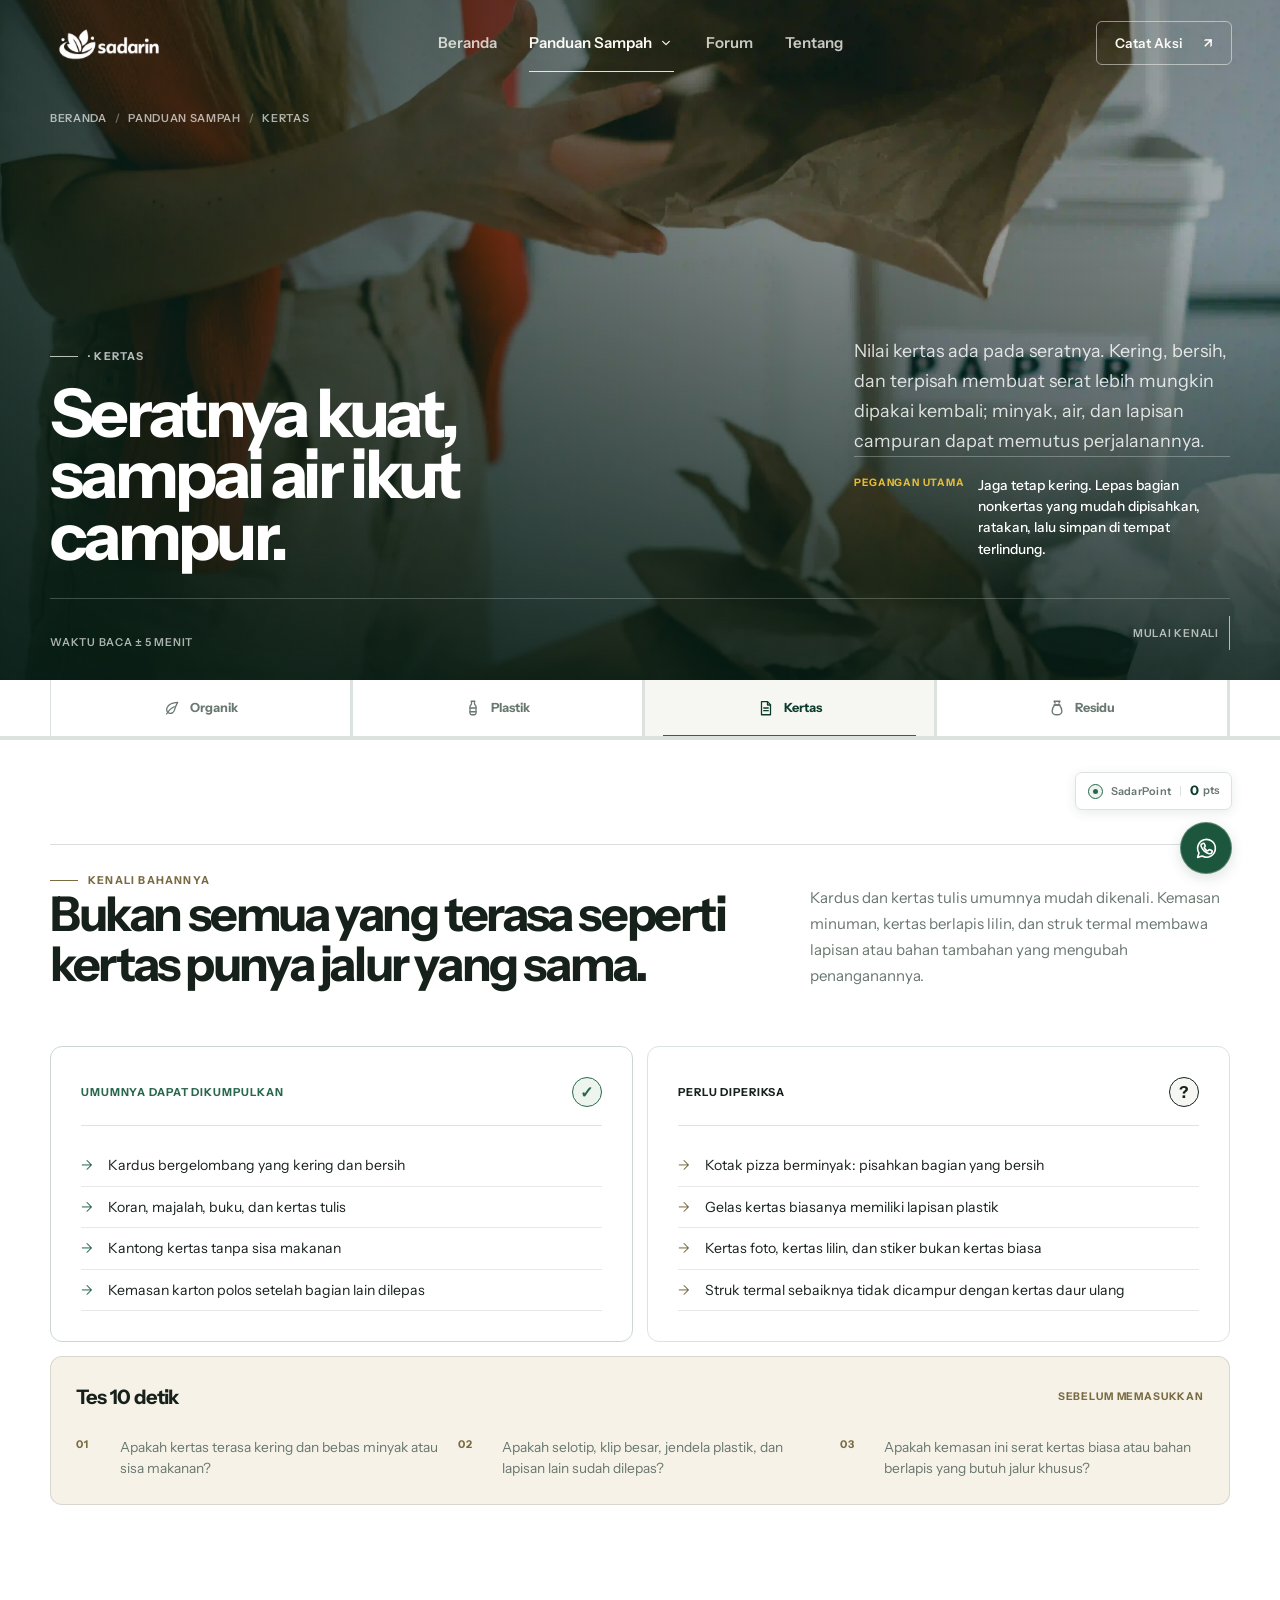
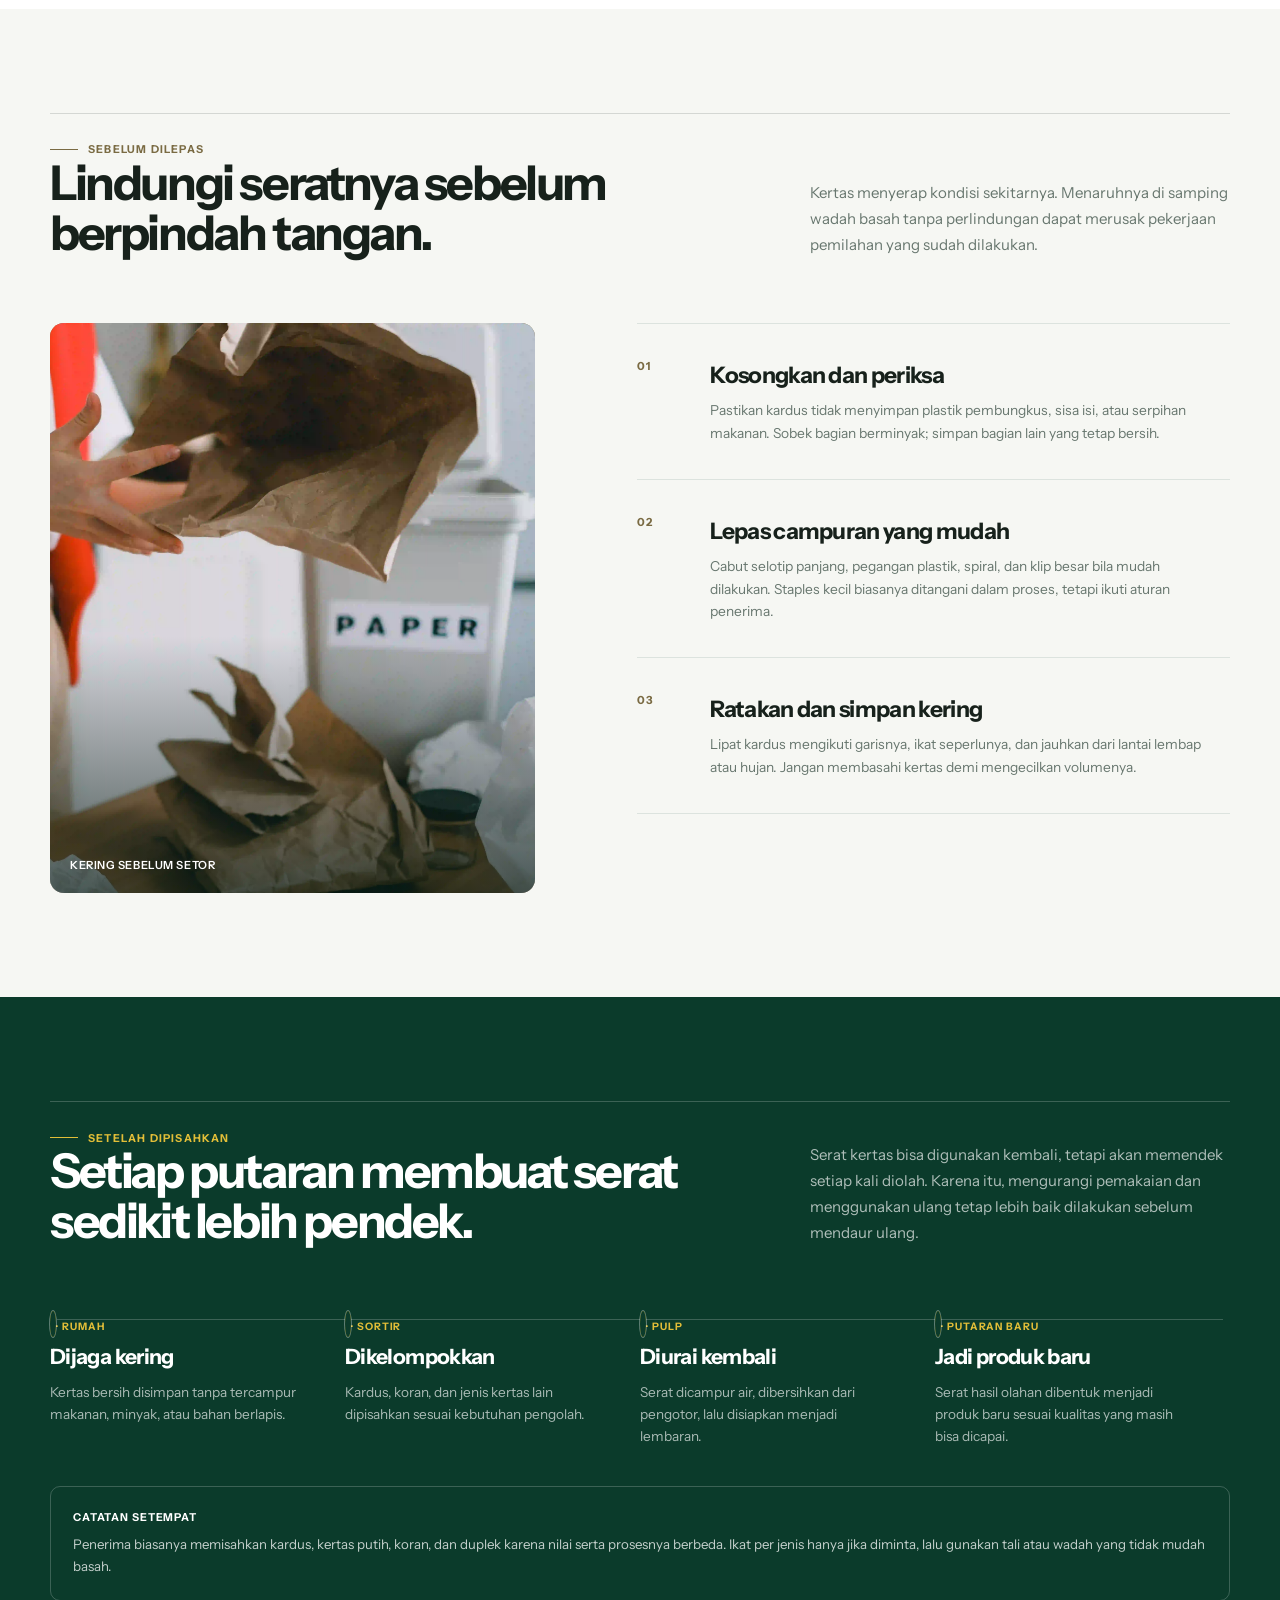
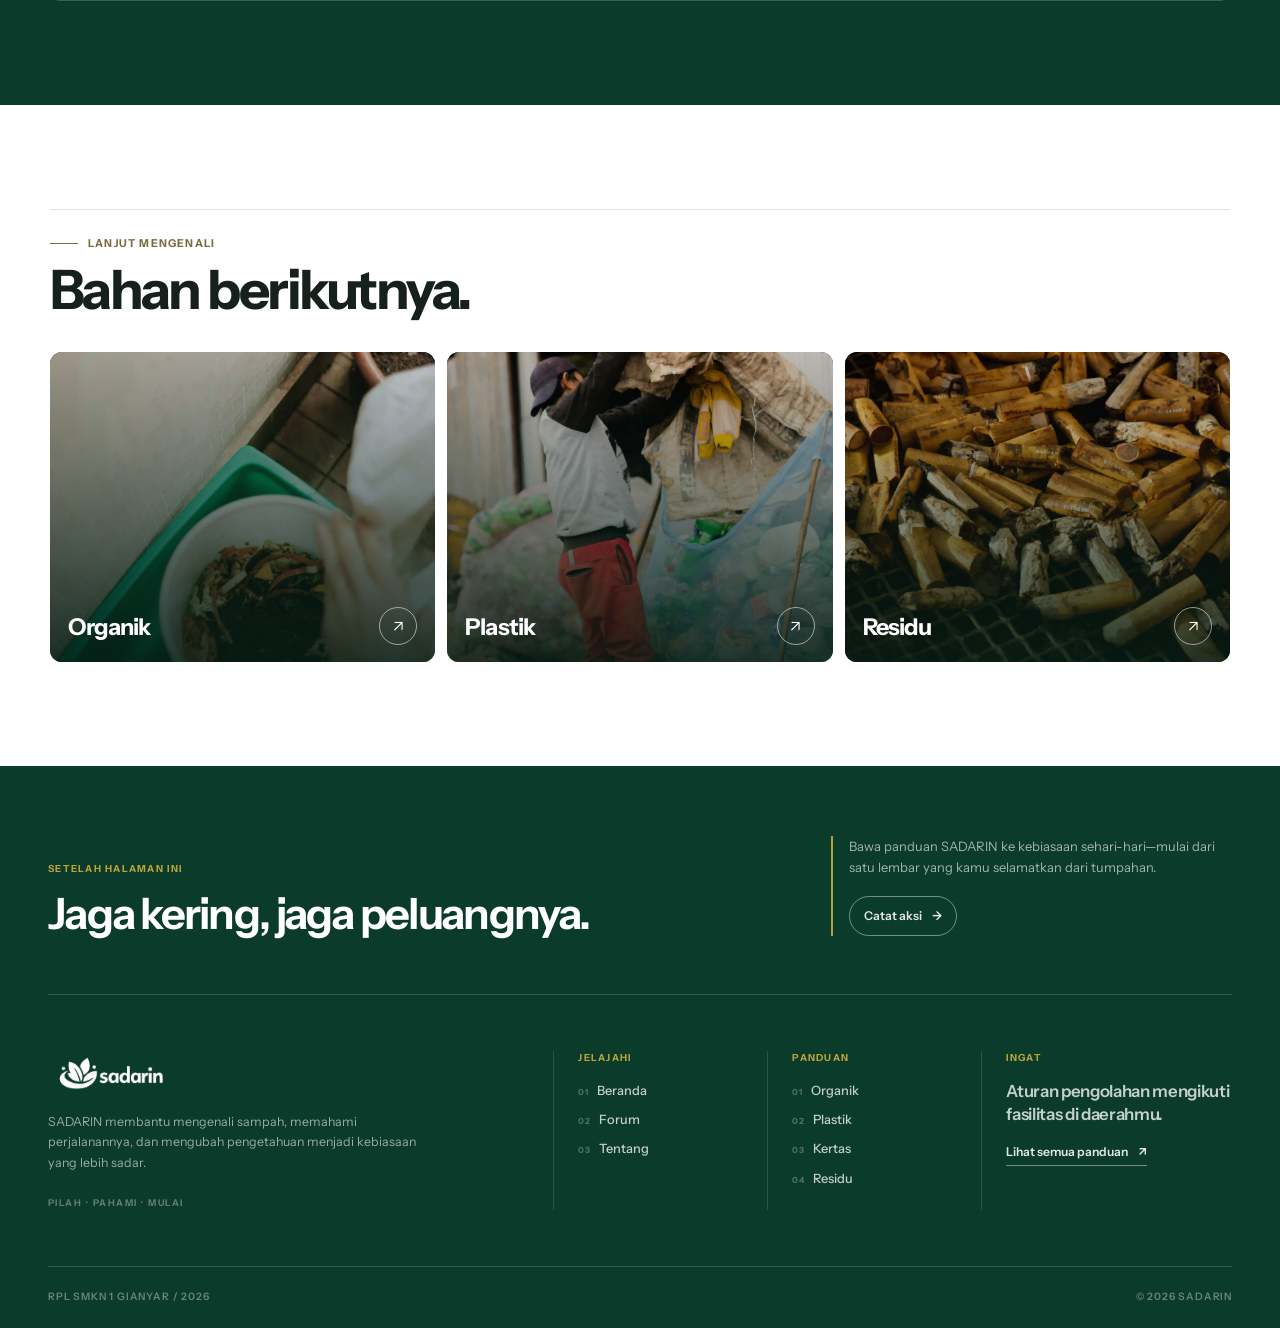
<file: kertas.html>
<!DOCTYPE html>
<html lang="id">

<head>
  <meta charset="UTF-8">
  <meta name="viewport" content="width=device-width, initial-scale=1.0">
  <meta name="description" content="Panduan SADARIN untuk menjaga kertas tetap bersih, kering, dan siap masuk jalur pengumpulan.">
  <title>Panduan Sampah Kertas — SADARIN</title>
  <link rel="preconnect" href="https://fonts.googleapis.com">
  <link rel="preconnect" href="https://fonts.gstatic.com" crossorigin>
  <link href="https://fonts.googleapis.com/css2?family=Instrument+Sans:wght@400;500;600;700&display=swap" rel="stylesheet">
  <link rel="stylesheet" href="css/style.css?v=20260827">
  <link rel="stylesheet" href="css/panduan.css?v=20260829">
  <link rel="icon" href="assets/logo/logo-sadarin.svg">
</head>

<body class="guide-page guide-page--paper">
  <header class="site-header" id="siteHeader">
    <svg class="nav-icon-sprite" aria-hidden="true">
      <symbol id="icon-organic" viewBox="0 0 24 24">
        <path d="M19.5 4.5C13 4.8 7.8 7.1 5.7 11.1c-1.7 3.2-.6 6.8 2.4 7.8 3.2 1.1 6.1-.8 7.1-4.1.8-2.7 1.9-5.7 4.3-10.3Z" />
        <path d="M4.8 20c2.7-4.8 5.8-7.8 10.2-9.7" />
      </symbol>
      <symbol id="icon-plastic" viewBox="0 0 24 24">
        <path d="M9.5 3h5M10 3v3.8L8 9.5v9A2.5 2.5 0 0 0 10.5 21h3a2.5 2.5 0 0 0 2.5-2.5v-9l-2-2.7V3" />
        <path d="M8 12h8M8 17h8" />
      </symbol>
      <symbol id="icon-paper" viewBox="0 0 24 24">
        <path d="M6 3.5h8l4 4V21H6Z" />
        <path d="M14 3.5V8h4M9 12h6M9 15.5h6" />
      </symbol>
      <symbol id="icon-residue" viewBox="0 0 24 24">
        <path d="M9.5 5.5 8 3h8l-1.5 2.5M8.7 8h6.6c2.2 2.8 3.2 5.6 3.2 8.3 0 3.1-2.2 4.7-6.5 4.7s-6.5-1.6-6.5-4.7C5.5 13.6 6.5 10.8 8.7 8Z" />
        <path d="M8.2 8h7.6" />
      </symbol>
    </svg>
    <div class="nav-container">
      <a href="index.html" class="site-logo" aria-label="SADARIN — Beranda">
        <img src="assets/logo/logo-sadarin.svg" alt="SADARIN">
      </a>
      <nav class="desktop-nav" aria-label="Navigasi utama">
        <a href="index.html">Beranda</a>
        <div class="nav-guide-desktop active" data-guide-desktop>
          <button class="nav-guide-trigger" type="button" aria-expanded="false" aria-controls="guideMega">
            <span>Panduan Sampah</span>
            <svg class="nav-guide-chevron" viewBox="0 0 24 24" fill="none" aria-hidden="true">
              <path d="m7 9.5 5 5 5-5" stroke="currentColor" stroke-width="1.8" stroke-linecap="round" stroke-linejoin="round" />
            </svg>
          </button>
          <div class="guide-mega" id="guideMega" aria-hidden="true">
            <div class="guide-mega-inner">
              <ul class="guide-mega-categories">
                <li>
                  <a href="organik.html" class="guide-mega-item guide-organic">
                    <span class="guide-mega-icon">
                      <svg aria-hidden="true">
                        <use href="#icon-organic"></use>
                      </svg>
                    </span>
                    <span class="guide-mega-copy">
                      <strong>Organik</strong>
                    </span>
                    <span class="guide-mega-arrow" aria-hidden="true">→</span>
                  </a>
                </li>
                <li>
                  <a href="plastik.html" class="guide-mega-item guide-plastic">
                    <span class="guide-mega-icon">
                      <svg aria-hidden="true">
                        <use href="#icon-plastic"></use>
                      </svg>
                    </span>
                    <span class="guide-mega-copy">
                      <strong>Plastik</strong>
                    </span>
                    <span class="guide-mega-arrow" aria-hidden="true">→</span>
                  </a>
                </li>
                <li>
                  <a href="kertas.html" class="guide-mega-item guide-paper" aria-current="page">
                    <span class="guide-mega-icon">
                      <svg aria-hidden="true">
                        <use href="#icon-paper"></use>
                      </svg>
                    </span>
                    <span class="guide-mega-copy">
                      <strong>Kertas</strong>
                    </span>
                    <span class="guide-mega-arrow" aria-hidden="true">→</span>
                  </a>
                </li>
                <li>
                  <a href="residu.html" class="guide-mega-item guide-residue">
                    <span class="guide-mega-icon">
                      <svg aria-hidden="true">
                        <use href="#icon-residue"></use>
                      </svg>
                    </span>
                    <span class="guide-mega-copy">
                      <strong>Residu</strong>
                    </span>
                    <span class="guide-mega-arrow" aria-hidden="true">→</span>
                  </a>
                </li>
              </ul>
            </div>
          </div>
        </div>
        <a href="forum.html">Forum</a>
        <a href="tentang.html">Tentang</a>
      </nav>
      <a href="jejak-hijau.html" class="nav-action">
        <span>Catat Aksi</span>
        <span aria-hidden="true">↗</span>
      </a>
      <button class="menu-toggle" type="button" aria-label="Buka menu" aria-expanded="false" aria-controls="mobileNav">
        <span></span>
        <span></span>
        <span></span>
      </button>
    </div>
    <nav class="mobile-nav" id="mobileNav" aria-label="Navigasi mobile" aria-hidden="true">
      <button class="mobile-nav-backdrop" type="button" aria-label="Tutup menu"></button>
      <div class="mobile-nav-panel" tabindex="-1">
        <div class="mobile-nav-meta">
          <span>Menu</span>
          <span>Pilih tujuan</span>
        </div>
        <div class="mobile-nav-links">
          <a href="index.html">
            <small>01</small>
            <span>Beranda</span>
          </a>
          <div class="mobile-guide">
            <button class="mobile-guide-trigger" type="button" aria-expanded="false" aria-controls="mobileGuidePanel">
              <small>02</small>
              <span>Panduan Sampah</span>
              <svg viewBox="0 0 24 24" fill="none" aria-hidden="true">
                <path d="m7 9.5 5 5 5-5" stroke="currentColor" stroke-width="1.8" stroke-linecap="round" stroke-linejoin="round" />
              </svg>
            </button>
            <div class="mobile-guide-panel" id="mobileGuidePanel" aria-hidden="true">
              <a href="organik.html">
                <span class="mobile-guide-icon">
                  <svg aria-hidden="true">
                    <use href="#icon-organic"></use>
                  </svg>
                </span>
                <span class="mobile-guide-name">Organik<small>Kembali ke tanah</small>
                </span>
                <span aria-hidden="true">→</span>
              </a>
              <a href="plastik.html">
                <span class="mobile-guide-icon">
                  <svg aria-hidden="true">
                    <use href="#icon-plastic"></use>
                  </svg>
                </span>
                <span class="mobile-guide-name">Plastik<small>Bersihkan sebelum dipilah</small>
                </span>
                <span aria-hidden="true">→</span>
              </a>
              <a href="kertas.html" aria-current="page">
                <span class="mobile-guide-icon">
                  <svg aria-hidden="true">
                    <use href="#icon-paper"></use>
                  </svg>
                </span>
                <span class="mobile-guide-name">Kertas<small>Jaga tetap kering</small>
                </span>
                <span aria-hidden="true">→</span>
              </a>
              <a href="residu.html">
                <span class="mobile-guide-icon">
                  <svg aria-hidden="true">
                    <use href="#icon-residue"></use>
                  </svg>
                </span>
                <span class="mobile-guide-name">Residu<small>Pilihan pembuangan terakhir</small>
                </span>
                <span aria-hidden="true">→</span>
              </a>
            </div>
          </div>
          <a href="forum.html">
            <small>03</small>
            <span>Forum</span>
          </a>
          <a href="tentang.html">
            <small>04</small>
            <span>Tentang</span>
          </a>
        </div>
        <a href="jejak-hijau.html" class="mobile-nav-action">
          <span>Catat aksi</span>
          <span aria-hidden="true">↗</span>
        </a>
        <div class="mobile-nav-footer" aria-hidden="true">
          <span>Pilah · Pahami · Bertindak</span>
          <span>SADARIN / 2026</span>
        </div>
      </div>
    </nav>
  </header>

  <main id="guide-content">
    <section class="guide-hero" style="--hero-position: 78% 50%" aria-labelledby="guide-title">
      <img class="guide-hero__media" src="assets/images/kertas-panduan.webp" width="6240" height="4160" alt="Kantong kertas dipisahkan dekat wadah pengumpulan" fetchpriority="high">
      <div class="guide-hero__overlay" aria-hidden="true"></div>
      <div class="guide-hero__container">
        <nav class="guide-breadcrumb" aria-label="Breadcrumb">
          <ol>
            <li>
              <a href="index.html">Beranda</a>
            </li>
            <li>
              <a href="index.html#panduan-sampah">Panduan Sampah</a>
            </li>
            <li aria-current="page">Kertas</li>
          </ol>
        </nav>
        <div class="guide-hero__content">
          <div>
            <span class="guide-hero__kicker">· Kertas</span>
            <h1 id="guide-title">Seratnya kuat, sampai air ikut campur.</h1>
          </div>
          <div class="guide-hero__lead-wrap">
            <p class="guide-hero__lead">Nilai kertas ada pada seratnya. Kering, bersih, dan terpisah membuat serat lebih mungkin dipakai kembali; minyak, air, dan lapisan campuran dapat memutus perjalanannya.</p>
            <div class="guide-hero__rule">
              <span>Pegangan utama</span>
              <p>Jaga tetap kering. Lepas bagian nonkertas yang mudah dipisahkan, ratakan, lalu simpan di tempat terlindung.</p>
            </div>
          </div>
        </div>
        <div class="guide-hero__bottom">
          <span>Waktu baca ± 5 menit</span>
          <a class="guide-hero__scroll" href="#kenali">
            <span>Mulai kenali</span>
            <i aria-hidden="true"></i>
          </a>
        </div>
      </div>
    </section>
    <nav class="guide-category-nav" aria-label="Kategori panduan sampah">
      <div class="guide-category-nav__inner">
        <a href="organik.html">
          <svg aria-hidden="true">
            <use href="#icon-organic"></use>
          </svg>
          <span>Organik</span>
        </a>
        <a href="plastik.html">
          <svg aria-hidden="true">
            <use href="#icon-plastic"></use>
          </svg>
          <span>Plastik</span>
        </a>
        <a href="kertas.html" aria-current="page">
          <svg aria-hidden="true">
            <use href="#icon-paper"></use>
          </svg>
          <span>Kertas</span>
        </a>
        <a href="residu.html">
          <svg aria-hidden="true">
            <use href="#icon-residue"></use>
          </svg>
          <span>Residu</span>
        </a>
      </div>
    </nav>

    <section class="guide-section" id="kenali">
      <div class="guide-section__container">
        <header class="guide-section__head" data-guide-reveal>
          <div>
            <span class="guide-eyebrow">Kenali bahannya</span>
            <h2>Bukan semua yang terasa seperti kertas punya jalur yang sama.</h2>
          </div>
          <p class="guide-section__intro">Kardus dan kertas tulis umumnya mudah dikenali. Kemasan minuman, kertas berlapis lilin, dan struk termal membawa lapisan atau bahan tambahan yang mengubah penanganannya.</p>
        </header>
        <div class="guide-identify__grid">
          <article class="guide-check-card guide-check-card--yes" data-guide-reveal>
            <div class="guide-check-card__label">
              <span>Umumnya dapat dikumpulkan</span>
              <span aria-hidden="true">✓</span>
            </div>
            <ul>
              <li>Kardus bergelombang yang kering dan bersih</li>
              <li>Koran, majalah, buku, dan kertas tulis</li>
              <li>Kantong kertas tanpa sisa makanan</li>
              <li>Kemasan karton polos setelah bagian lain dilepas</li>
            </ul>
          </article>
          <article class="guide-check-card" data-guide-reveal>
            <div class="guide-check-card__label">
              <span>Perlu diperiksa</span>
              <span aria-hidden="true">?</span>
            </div>
            <ul>
              <li>Kotak pizza berminyak: pisahkan bagian yang bersih</li>
              <li>Gelas kertas biasanya memiliki lapisan plastik</li>
              <li>Kertas foto, kertas lilin, dan stiker bukan kertas biasa</li>
              <li>Struk termal sebaiknya tidak dicampur dengan kertas daur ulang</li>
            </ul>
          </article>
        </div>
        <aside class="guide-test" data-guide-reveal>
          <div class="guide-test__top">
            <h3>Tes 10 detik</h3>
            <span>Sebelum memasukkan</span>
          </div>
          <ol>
            <li>Apakah kertas terasa kering dan bebas minyak atau sisa makanan?</li>
            <li>Apakah selotip, klip besar, jendela plastik, dan lapisan lain sudah dilepas?</li>
            <li>Apakah kemasan ini serat kertas biasa atau bahan berlapis yang butuh jalur khusus?</li>
          </ol>
        </aside>
      </div>
    </section>

    <section class="guide-section guide-section--paper">
      <div class="guide-section__container">
        <header class="guide-section__head" data-guide-reveal>
          <div>
            <span class="guide-eyebrow">Sebelum dilepas</span>
            <h2>Lindungi seratnya sebelum berpindah tangan.</h2>
          </div>
          <p class="guide-section__intro">Kertas menyerap kondisi sekitarnya. Menaruhnya di samping wadah basah tanpa perlindungan dapat merusak pekerjaan pemilahan yang sudah dilakukan.</p>
        </header>
        <div class="guide-prep">
          <figure class="guide-prep__media" style="--prep-position: 84% 50%" data-guide-reveal>
            <img src="assets/images/kertas-panduan.webp" width="6240" height="4160" loading="lazy" alt="Kertas dipisahkan dalam kondisi kering">
            <figcaption class="guide-prep__caption">
              <span>Kering sebelum setor</span>
            </figcaption>
          </figure>
          <ol class="guide-steps">
            <li class="guide-step" data-guide-reveal>
              <div>
                <h3>Kosongkan dan periksa</h3>
                <p>Pastikan kardus tidak menyimpan plastik pembungkus, sisa isi, atau serpihan makanan. Sobek bagian berminyak; simpan bagian lain yang tetap bersih.</p>
              </div>
            </li>
            <li class="guide-step" data-guide-reveal>
              <div>
                <h3>Lepas campuran yang mudah</h3>
                <p>Cabut selotip panjang, pegangan plastik, spiral, dan klip besar bila mudah dilakukan. Staples kecil biasanya ditangani dalam proses, tetapi ikuti aturan penerima.</p>
              </div>
            </li>
            <li class="guide-step" data-guide-reveal>
              <div>
                <h3>Ratakan dan simpan kering</h3>
                <p>Lipat kardus mengikuti garisnya, ikat seperlunya, dan jauhkan dari lantai lembap atau hujan. Jangan membasahi kertas demi mengecilkan volumenya.</p>
              </div>
            </li>
          </ol>
        </div>
      </div>
    </section>

    <section class="guide-section guide-section--dark">
      <div class="guide-section__container">
        <header class="guide-section__head" data-guide-reveal>
          <div>
            <span class="guide-eyebrow">Setelah dipisahkan</span>
            <h2>Setiap putaran membuat serat sedikit lebih pendek.</h2>
          </div>
          <p class="guide-section__intro">Serat kertas bisa digunakan kembali, tetapi akan memendek setiap kali diolah. Karena itu, mengurangi pemakaian dan menggunakan ulang tetap lebih baik dilakukan sebelum mendaur ulang.</p>
        </header>
        <div class="guide-journey">
          <article class="guide-journey__item" data-guide-reveal>
            <span class="guide-journey__mark"></span>
            <small>· Rumah</small>
            <h3>Dijaga kering</h3>
            <p>Kertas bersih disimpan tanpa tercampur makanan, minyak, atau bahan berlapis.</p>
          </article>
          <article class="guide-journey__item" data-guide-reveal>
            <span class="guide-journey__mark"></span>
            <small>· Sortir</small>
            <h3>Dikelompokkan</h3>
            <p>Kardus, koran, dan jenis kertas lain dipisahkan sesuai kebutuhan pengolah.</p>
          </article>
          <article class="guide-journey__item" data-guide-reveal>
            <span class="guide-journey__mark"></span>
            <small>· Pulp</small>
            <h3>Diurai kembali</h3>
            <p>Serat dicampur air, dibersihkan dari pengotor, lalu disiapkan menjadi lembaran.</p>
          </article>
          <article class="guide-journey__item" data-guide-reveal>
            <span class="guide-journey__mark"></span>
            <small>· Putaran baru</small>
            <h3>Jadi produk baru</h3>
            <p>Serat hasil olahan dibentuk menjadi produk baru sesuai kualitas yang masih bisa dicapai.</p>
          </article>
        </div>
        <aside class="guide-route-note" data-guide-reveal>
          <strong>Catatan setempat</strong>
          Penerima biasanya memisahkan kardus, kertas putih, koran, dan duplek karena nilai serta prosesnya
          berbeda. Ikat per jenis hanya jika diminta, lalu gunakan tali atau wadah yang tidak mudah basah.
        </aside>
      </div>
    </section>

    <section class="guide-next" aria-labelledby="guide-next-title">
      <div class="guide-next__container">
        <div class="guide-next__head" data-guide-reveal>
          <div>
            <span class="guide-eyebrow">Lanjut mengenali</span>
            <h2 id="guide-next-title">Bahan berikutnya.</h2>
          </div>
        </div>
        <div class="guide-next__grid">
          <a class="guide-next-card" href="organik.html" data-guide-reveal>
            <img src="assets/images/organik-panduan.webp" width="4000" height="6000" loading="lazy" alt="Sisa makanan organik">
            <div class="guide-next-card__copy">
              <div>
                <h3>Organik</h3>
              </div>
              <span aria-hidden="true">↗</span>
            </div>
          </a>
          <a class="guide-next-card" href="plastik.html" data-guide-reveal>
            <img src="assets/images/plastik-panduan.webp" width="2624" height="3936" loading="lazy" alt="Kemasan plastik dikumpulkan">
            <div class="guide-next-card__copy">
              <div>
                <h3>Plastik</h3>
              </div>
              <span aria-hidden="true">↗</span>
            </div>
          </a>
          <a class="guide-next-card" href="residu.html" data-guide-reveal>
            <img src="assets/images/residu-panduan.webp" width="5038" height="3358" loading="lazy" alt="Contoh sampah residu">
            <div class="guide-next-card__copy">
              <div>
                <h3>Residu</h3>
              </div>
              <span aria-hidden="true">↗</span>
            </div>
          </a>
        </div>
      </div>
    </section>
  </main>
  <footer class="site-footer">
    <div class="site-footer__container">
      <div class="site-footer__message">
        <div>
          <span class="site-footer__label">Setelah halaman ini</span>
          <h2>Jaga kering, jaga peluangnya.</h2>
        </div>
        <div class="site-footer__message-copy">
          <p>Bawa panduan SADARIN ke kebiasaan sehari-hari—mulai dari satu lembar yang kamu selamatkan dari tumpahan.</p>
          <a href="jejak-hijau.html">
            <span>Catat aksi</span>
            <span aria-hidden="true">→</span>
          </a>
        </div>
      </div>
      <div class="site-footer__grid">
        <div class="site-footer__brand">
          <img src="assets/logo/logo-sadarin.svg" alt="SADARIN">
          <p>SADARIN membantu mengenali sampah, memahami perjalanannya, dan mengubah pengetahuan menjadi kebiasaan yang lebih sadar.</p>
        </div>
        <nav class="site-footer__column" aria-label="Jelajahi SADARIN">
          <span class="site-footer__label">Jelajahi</span>
          <a href="index.html">Beranda</a>
          <a href="forum.html">Forum</a>
          <a href="tentang.html">Tentang</a>
        </nav>
        <nav class="site-footer__column" aria-label="Panduan Sampah">
          <span class="site-footer__label">Panduan</span>
          <a href="organik.html">Organik</a>
          <a href="plastik.html">Plastik</a>
          <a href="kertas.html" aria-current="page">Kertas</a>
          <a href="residu.html">Residu</a>
        </nav>
        <div class="site-footer__context">
          <span class="site-footer__label">Ingat</span>
          <p>Aturan pengolahan mengikuti fasilitas di daerahmu.</p>
          <a href="index.html#panduan-sampah">
            <span>Lihat semua panduan</span>
            <span aria-hidden="true">↗</span>
          </a>
        </div>
      </div>
      <div class="site-footer__bottom">
        <span>RPL SMKN 1 GIANYAR / 2026</span>
        <span>© 2026 SADARIN</span>
      </div>
    </div>
  </footer>
  <script src="js/panduan.js?v=20260827"></script>
  <script src="js/sadarin.js?v=20260828"></script>
  <div class="floating-actions">
    <div class="floating-score">
      <span class="floating-score__mark" aria-hidden="true"></span>
      <span class="floating-score__name">SadarPoint</span>
      <strong class="floating-score__value" data-sadarpoint-value>0</strong>
      <span class="floating-score__unit">pts</span>
    </div>
    <a href="https://wa.me/6285180676238" rel="noopener" target="_blank" class="floating-whatsapp" aria-label="WhatsApp SADARIN — nomor belum tersedia" aria-disabled="true" title="Nomor WhatsApp SADARIN belum tersedia">
      <span class="floating-whatsapp__label">Tanya SADARIN</span>
      <svg viewBox="0 0 24 24" aria-hidden="true">
        <path d="M20.5 11.8a8.5 8.5 0 0 1-12.7 7.4l-4.3 1.3 1.3-4.2a8.5 8.5 0 1 1 15.7-4.5Z" />
        <path d="M8.1 7.5c.2-.4.4-.5.8-.5h.5c.2 0 .4.1.5.4l.8 2c.1.3.1.5-.1.7l-.7.8c-.2.2-.1.4 0 .6.7 1.2 1.7 2.2 3 2.8.2.1.4.1.6-.1l.9-1c.2-.2.4-.2.7-.1l2 .9c.3.1.4.3.4.5 0 .6-.3 1.5-.8 2-.6.5-1.4.7-2.2.5-1.3-.3-2.9-1-4.6-2.5-1.4-1.3-2.4-2.8-2.9-4.1-.4-1-.4-1.8-.1-2.4Z" />
      </svg>
    </a>
  </div>
</body>

</html>
</file>
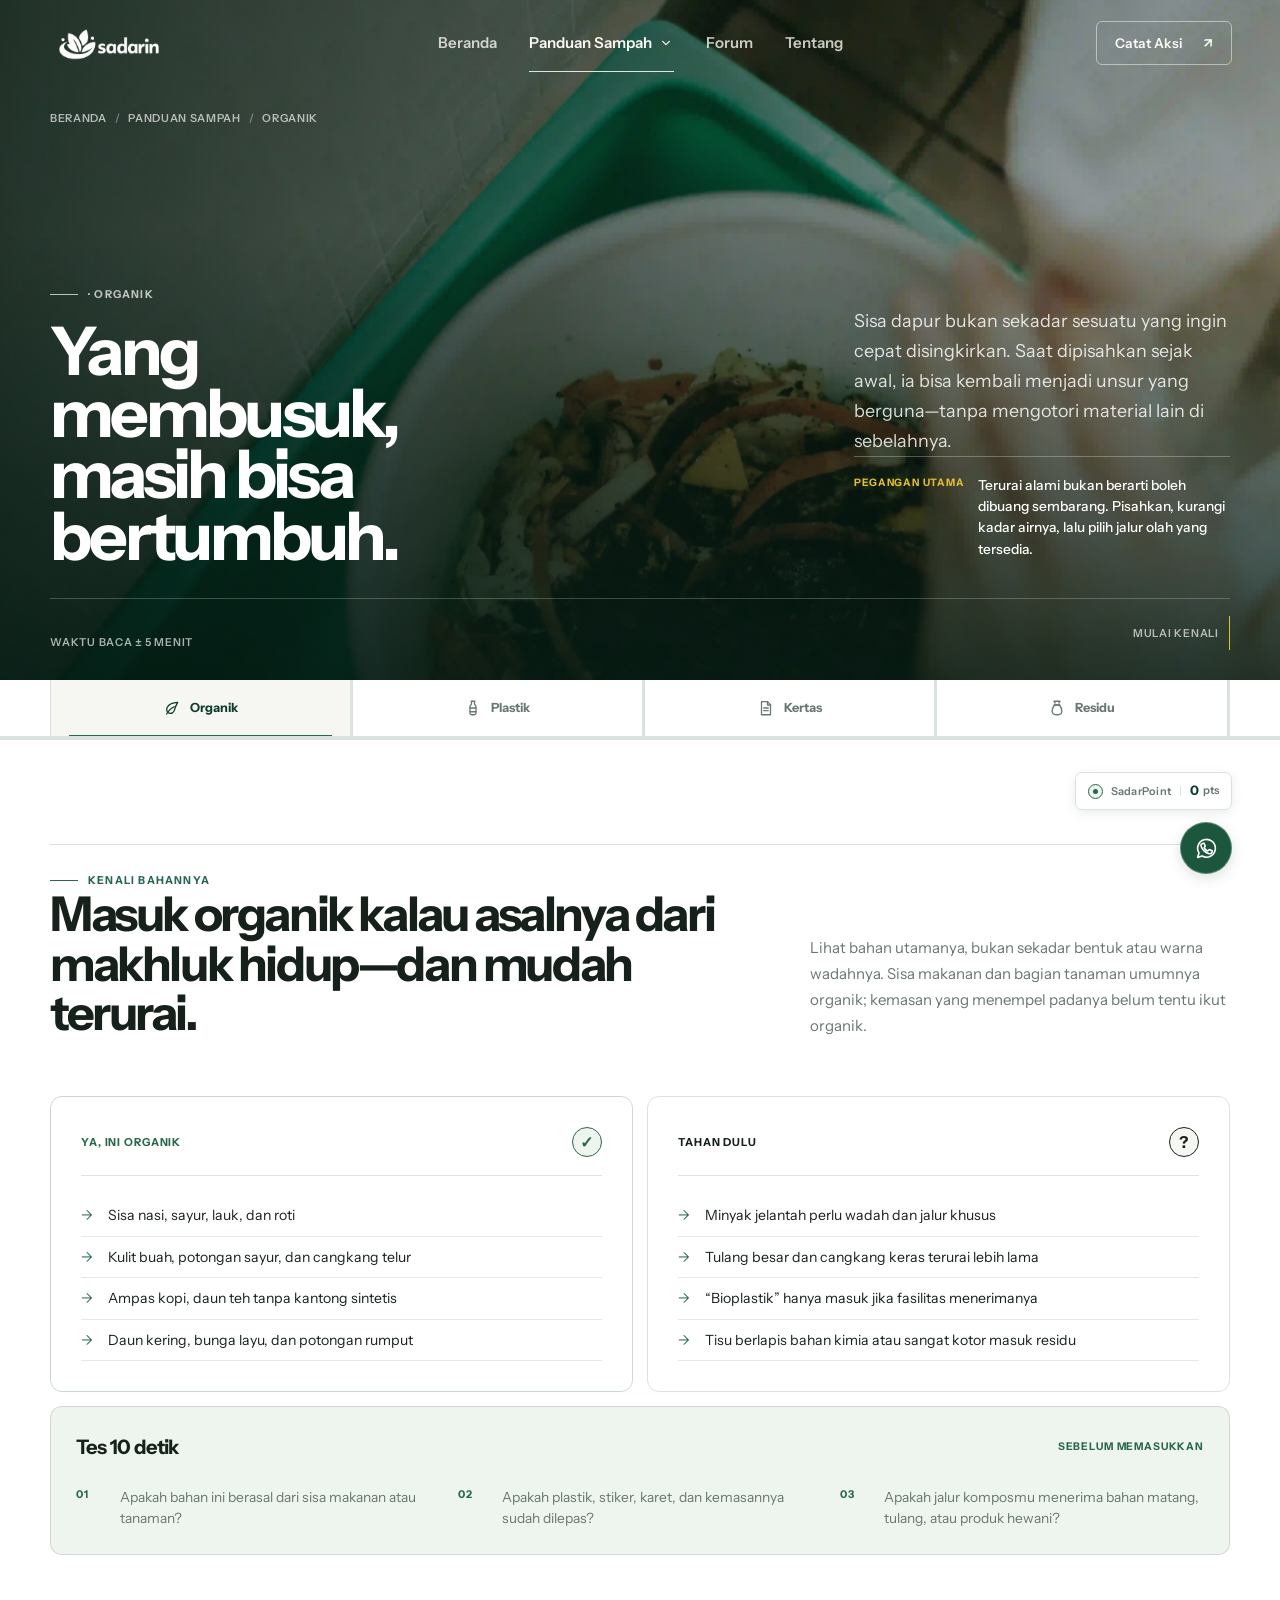
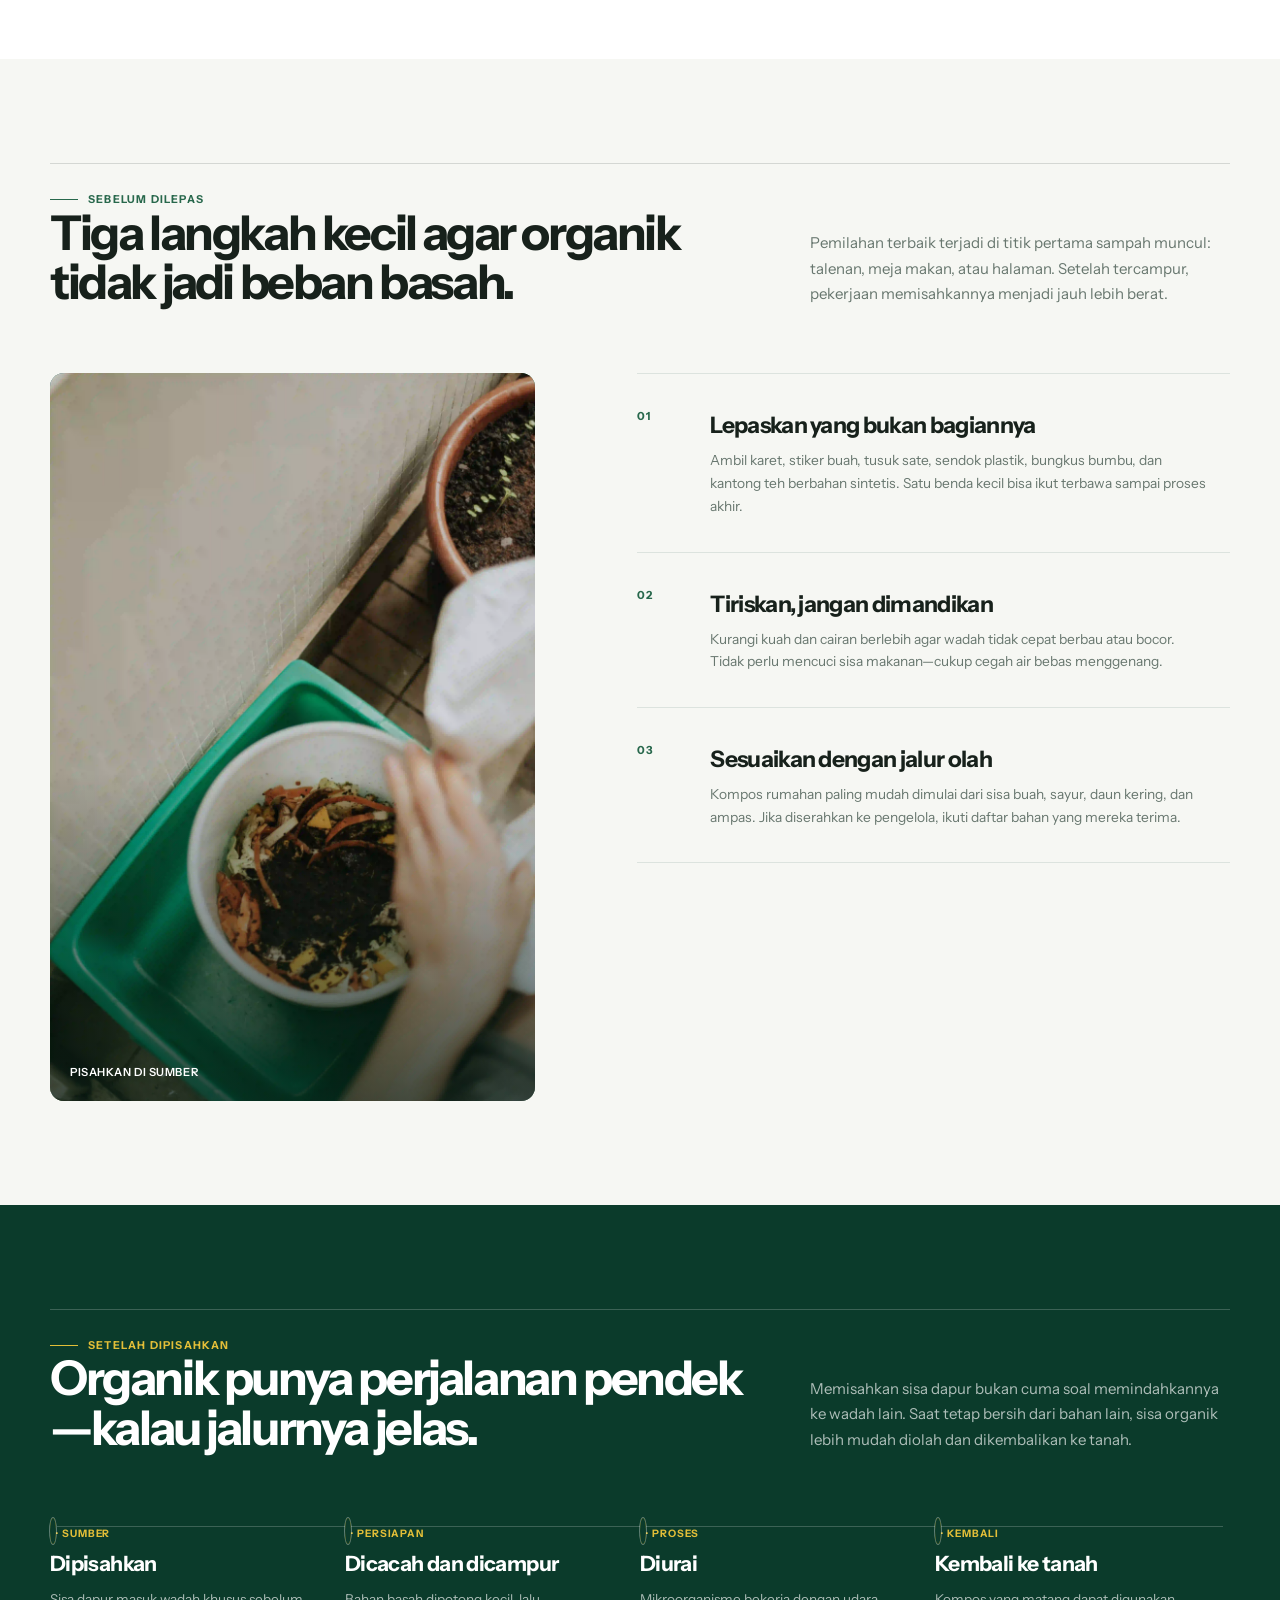
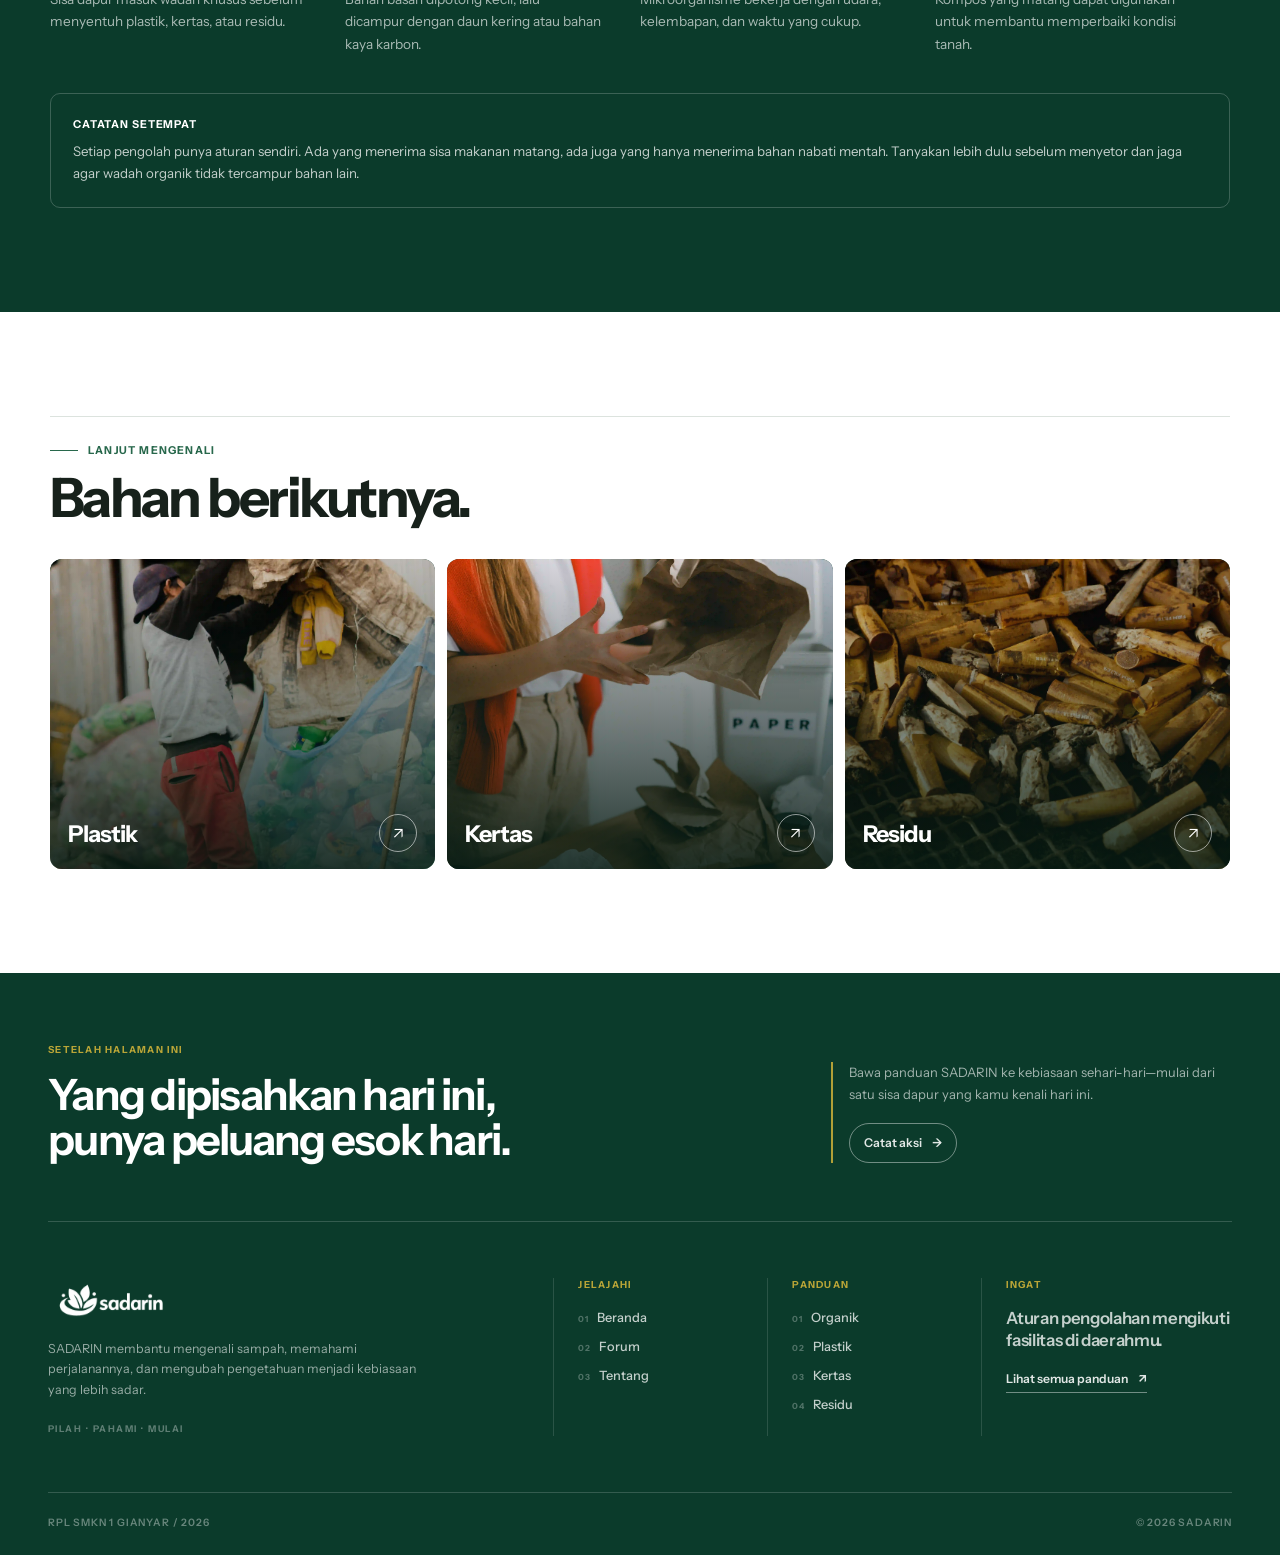
<file: organik.html>
<!DOCTYPE html>
<html lang="id">
<head>
  <meta charset="UTF-8">
  <meta name="viewport" content="width=device-width, initial-scale=1.0">
  <meta name="description" content="Panduan SADARIN untuk mengenali, memisahkan, dan mengolah sampah organik dari rumah dengan langkah yang masuk akal.">
  <title>Panduan Sampah Organik — SADARIN</title>
  <link rel="preconnect" href="https://fonts.googleapis.com">
  <link rel="preconnect" href="https://fonts.gstatic.com" crossorigin>
  <link href="https://fonts.googleapis.com/css2?family=Instrument+Sans:wght@400;500;600;700&display=swap" rel="stylesheet">
  <link rel="stylesheet" href="css/style.css?v=20260827">
  <link rel="stylesheet" href="css/panduan.css?v=20260829">
  <link rel="icon" href="assets/logo/logo-sadarin.svg">
</head>
<body class="guide-page guide-page--organic">
  <header class="site-header" id="siteHeader">
    <svg class="nav-icon-sprite" aria-hidden="true">
      <symbol id="icon-organic" viewBox="0 0 24 24">
        <path d="M19.5 4.5C13 4.8 7.8 7.1 5.7 11.1c-1.7 3.2-.6 6.8 2.4 7.8 3.2 1.1 6.1-.8 7.1-4.1.8-2.7 1.9-5.7 4.3-10.3Z"/>
        <path d="M4.8 20c2.7-4.8 5.8-7.8 10.2-9.7"/>
      </symbol>
      <symbol id="icon-plastic" viewBox="0 0 24 24">
        <path d="M9.5 3h5M10 3v3.8L8 9.5v9A2.5 2.5 0 0 0 10.5 21h3a2.5 2.5 0 0 0 2.5-2.5v-9l-2-2.7V3"/>
        <path d="M8 12h8M8 17h8"/>
      </symbol>
      <symbol id="icon-paper" viewBox="0 0 24 24">
        <path d="M6 3.5h8l4 4V21H6Z"/>
        <path d="M14 3.5V8h4M9 12h6M9 15.5h6"/>
      </symbol>
      <symbol id="icon-residue" viewBox="0 0 24 24">
        <path d="M9.5 5.5 8 3h8l-1.5 2.5M8.7 8h6.6c2.2 2.8 3.2 5.6 3.2 8.3 0 3.1-2.2 4.7-6.5 4.7s-6.5-1.6-6.5-4.7C5.5 13.6 6.5 10.8 8.7 8Z"/>
        <path d="M8.2 8h7.6"/>
      </symbol>
    </svg>
    <div class="nav-container">
      <a href="index.html" class="site-logo" aria-label="SADARIN — Beranda">
        <img src="assets/logo/logo-sadarin.svg" alt="SADARIN">
      </a>
      <nav class="desktop-nav" aria-label="Navigasi utama">
        <a href="index.html">Beranda</a>
        <div class="nav-guide-desktop active" data-guide-desktop>
          <button class="nav-guide-trigger" type="button" aria-expanded="false" aria-controls="guideMega">
            <span>Panduan Sampah</span>
            <svg class="nav-guide-chevron" viewBox="0 0 24 24" fill="none" aria-hidden="true">
              <path d="m7 9.5 5 5 5-5" stroke="currentColor" stroke-width="1.8" stroke-linecap="round" stroke-linejoin="round"/>
            </svg>
          </button>
          <div class="guide-mega" id="guideMega" aria-hidden="true">
            <div class="guide-mega-inner">
              <ul class="guide-mega-categories">
                <li>
                  <a href="organik.html" class="guide-mega-item guide-organic" aria-current="page">
                    <span class="guide-mega-icon">
                      <svg aria-hidden="true">
                        <use href="#icon-organic"></use>
                      </svg>
                    </span>
                    <span class="guide-mega-copy">
                      <strong>Organik</strong>
                    </span>
                    <span class="guide-mega-arrow" aria-hidden="true">→</span>
                  </a>
                </li>
                <li>
                  <a href="plastik.html" class="guide-mega-item guide-plastic">
                    <span class="guide-mega-icon">
                      <svg aria-hidden="true">
                        <use href="#icon-plastic"></use>
                      </svg>
                    </span>
                    <span class="guide-mega-copy">
                      <strong>Plastik</strong>
                    </span>
                    <span class="guide-mega-arrow" aria-hidden="true">→</span>
                  </a>
                </li>
                <li>
                  <a href="kertas.html" class="guide-mega-item guide-paper">
                    <span class="guide-mega-icon">
                      <svg aria-hidden="true">
                        <use href="#icon-paper"></use>
                      </svg>
                    </span>
                    <span class="guide-mega-copy">
                      <strong>Kertas</strong>
                    </span>
                    <span class="guide-mega-arrow" aria-hidden="true">→</span>
                  </a>
                </li>
                <li>
                  <a href="residu.html" class="guide-mega-item guide-residue">
                    <span class="guide-mega-icon">
                      <svg aria-hidden="true">
                        <use href="#icon-residue"></use>
                      </svg>
                    </span>
                    <span class="guide-mega-copy">
                      <strong>Residu</strong>
                    </span>
                    <span class="guide-mega-arrow" aria-hidden="true">→</span>
                  </a>
                </li>
              </ul>
            </div>
          </div>
        </div>
        <a href="forum.html">Forum</a>
        <a href="tentang.html">Tentang</a>
      </nav>
      <a href="jejak-hijau.html" class="nav-action">
        <span>Catat Aksi</span>
        <span aria-hidden="true">↗</span>
      </a>
      <button class="menu-toggle" type="button" aria-label="Buka menu" aria-expanded="false" aria-controls="mobileNav">
        <span></span>
        <span></span>
        <span></span>
      </button>
    </div>
    <nav class="mobile-nav" id="mobileNav" aria-label="Navigasi mobile" aria-hidden="true">
      <button class="mobile-nav-backdrop" type="button" aria-label="Tutup menu"></button>
      <div class="mobile-nav-panel" tabindex="-1">
        <div class="mobile-nav-meta">
          <span>Menu</span>
          <span>Pilih tujuan</span>
        </div>
        <div class="mobile-nav-links">
          <a href="index.html">
            <small>01</small>
            <span>Beranda</span>
          </a>
          <div class="mobile-guide">
            <button class="mobile-guide-trigger" type="button" aria-expanded="false" aria-controls="mobileGuidePanel">
              <small>02</small>
              <span>Panduan Sampah</span>
              <svg viewBox="0 0 24 24" fill="none" aria-hidden="true">
                <path d="m7 9.5 5 5 5-5" stroke="currentColor" stroke-width="1.8" stroke-linecap="round" stroke-linejoin="round"/>
              </svg>
            </button>
            <div class="mobile-guide-panel" id="mobileGuidePanel" aria-hidden="true">
              <a href="organik.html" aria-current="page">
                <span class="mobile-guide-icon">
                  <svg aria-hidden="true">
                    <use href="#icon-organic"></use>
                  </svg>
                </span>
                <span class="mobile-guide-name">
                  Organik
                  <small>Kembali ke tanah</small>
                </span>
                <span aria-hidden="true">→</span>
              </a>
              <a href="plastik.html">
                <span class="mobile-guide-icon">
                  <svg aria-hidden="true">
                    <use href="#icon-plastic"></use>
                  </svg>
                </span>
                <span class="mobile-guide-name">
                  Plastik
                  <small>Bersihkan sebelum dipilah</small>
                </span>
                <span aria-hidden="true">→</span>
              </a>
              <a href="kertas.html">
                <span class="mobile-guide-icon">
                  <svg aria-hidden="true">
                    <use href="#icon-paper"></use>
                  </svg>
                </span>
                <span class="mobile-guide-name">
                  Kertas
                  <small>Jaga tetap kering</small>
                </span>
                <span aria-hidden="true">→</span>
              </a>
              <a href="residu.html">
                <span class="mobile-guide-icon">
                  <svg aria-hidden="true">
                    <use href="#icon-residue"></use>
                  </svg>
                </span>
                <span class="mobile-guide-name">
                  Residu
                  <small>Pilihan pembuangan terakhir</small>
                </span>
                <span aria-hidden="true">→</span>
              </a>
            </div>
          </div>
          <a href="forum.html">
            <small>03</small>
            <span>Forum</span>
          </a>
          <a href="tentang.html">
            <small>04</small>
            <span>Tentang</span>
          </a>
        </div>
        <a href="jejak-hijau.html" class="mobile-nav-action">
          <span>Catat aksi</span>
          <span aria-hidden="true">↗</span>
        </a>
        <div class="mobile-nav-footer" aria-hidden="true">
          <span>Pilah · Pahami · Bertindak</span>
          <span>SADARIN / 2026</span>
        </div>
      </div>
    </nav>
  </header>
  <main id="guide-content">
      <section class="guide-hero" style="--hero-position: 54% 58%" aria-labelledby="guide-title">
      <img class="guide-hero__media" src="assets/images/organik-panduan.webp" width="4000" height="6000" alt="Sisa makanan dipisahkan ke wadah organik" fetchpriority="high">
      <div class="guide-hero__overlay" aria-hidden="true"></div>
      <div class="guide-hero__container">
        <nav class="guide-breadcrumb" aria-label="Breadcrumb">
          <ol>
            <li>
              <a href="index.html">Beranda</a>
            </li>
            <li>
              <a href="index.html#panduan-sampah">Panduan Sampah</a>
            </li>
            <li aria-current="page">Organik</li>
          </ol>
        </nav>
        <div class="guide-hero__content">
          <div>
            <span class="guide-hero__kicker"> · Organik</span>
            <h1 id="guide-title">Yang membusuk, masih bisa bertumbuh.</h1>
          </div>
          <div class="guide-hero__lead-wrap">
            <p class="guide-hero__lead">
              Sisa dapur bukan sekadar sesuatu yang ingin cepat disingkirkan. Saat dipisahkan sejak awal, ia
              bisa kembali menjadi unsur yang berguna—tanpa mengotori material lain di sebelahnya.
            </p>
            <div class="guide-hero__rule">
              <span>Pegangan utama</span>
              <p>
                Terurai alami bukan berarti boleh dibuang sembarang. Pisahkan, kurangi kadar airnya, lalu
                pilih jalur olah yang tersedia.
              </p>
            </div>
          </div>
        </div>
        <div class="guide-hero__bottom">
          <span>Waktu baca ± 5 menit</span>
          <a class="guide-hero__scroll" href="#kenali">
            <span>Mulai kenali</span>
            <i aria-hidden="true"></i>
          </a>
        </div>
      </div>
    </section>
    <nav class="guide-category-nav" aria-label="Kategori panduan sampah">
      <div class="guide-category-nav__inner">
        <a href="organik.html" aria-current="page">
          <svg aria-hidden="true">
            <use href="#icon-organic"></use>
          </svg>
          <span>Organik</span>
        </a>
        <a href="plastik.html">
          <svg aria-hidden="true">
            <use href="#icon-plastic"></use>
          </svg>
          <span>Plastik</span>
        </a>
        <a href="kertas.html">
          <svg aria-hidden="true">
            <use href="#icon-paper"></use>
          </svg>
          <span>Kertas</span>
        </a>
        <a href="residu.html">
          <svg aria-hidden="true">
            <use href="#icon-residue"></use>
          </svg>
          <span>Residu</span>
        </a>
      </div>
    </nav>
    <section class="guide-section" id="kenali">
      <div class="guide-section__container">
        <header class="guide-section__head" data-guide-reveal>
          <div>
            <span class="guide-eyebrow">Kenali bahannya</span>
            <h2>Masuk organik kalau asalnya dari makhluk hidup—dan mudah terurai.</h2>
          </div>
          <p class="guide-section__intro">
            Lihat bahan utamanya, bukan sekadar bentuk atau warna wadahnya. Sisa makanan dan bagian
            tanaman umumnya organik; kemasan yang menempel padanya belum tentu ikut organik.
          </p>
        </header>
        <div class="guide-identify__grid">
          <article class="guide-check-card guide-check-card--yes" data-guide-reveal>
            <div class="guide-check-card__label">
              <span>Ya, ini organik</span>
              <span aria-hidden="true">✓</span>
            </div>
            <ul>
              <li>Sisa nasi, sayur, lauk, dan roti</li>
              <li>Kulit buah, potongan sayur, dan cangkang telur</li>
              <li>Ampas kopi, daun teh tanpa kantong sintetis</li>
              <li>Daun kering, bunga layu, dan potongan rumput</li>
            </ul>
          </article>
          <article class="guide-check-card" data-guide-reveal>
            <div class="guide-check-card__label">
              <span>Tahan dulu</span>
              <span aria-hidden="true">?</span>
            </div>
            <ul>
              <li>Minyak jelantah perlu wadah dan jalur khusus</li>
              <li>Tulang besar dan cangkang keras terurai lebih lama</li>
              <li>“Bioplastik” hanya masuk jika fasilitas menerimanya</li>
              <li>Tisu berlapis bahan kimia atau sangat kotor masuk residu</li>
            </ul>
          </article>
        </div>
        <aside class="guide-test" data-guide-reveal>
          <div class="guide-test__top">
            <h3>Tes 10 detik</h3>
            <span>Sebelum memasukkan</span>
          </div>
          <ol>
            <li>Apakah bahan ini berasal dari sisa makanan atau tanaman?</li>
            <li>Apakah plastik, stiker, karet, dan kemasannya sudah dilepas?</li>
            <li>Apakah jalur komposmu menerima bahan matang, tulang, atau produk hewani?</li>
          </ol>
        </aside>
      </div>
    </section>
    <section class="guide-section guide-section--paper">
      <div class="guide-section__container">
        <header class="guide-section__head" data-guide-reveal>
          <div>
            <span class="guide-eyebrow">Sebelum dilepas</span>
            <h2>Tiga langkah kecil agar organik tidak jadi beban basah.</h2>
          </div>
          <p class="guide-section__intro">
            Pemilahan terbaik terjadi di titik pertama sampah muncul: talenan, meja makan, atau halaman.
            Setelah tercampur, pekerjaan memisahkannya menjadi jauh lebih berat.
          </p>
        </header>
        <div class="guide-prep">
          <figure class="guide-prep__media" style="--prep-position: 52% 66%" data-guide-reveal>
            <img src="assets/images/organik-panduan.webp" width="4000" height="6000" loading="lazy" alt="Wadah terpisah untuk sisa makanan organik">
            <figcaption class="guide-prep__caption">
              <span>Pisahkan di sumber</span>

            </figcaption>
          </figure>
          <ol class="guide-steps">
            <li class="guide-step" data-guide-reveal>
              <div>
                <h3>Lepaskan yang bukan bagiannya</h3>
                <p>
                  Ambil karet, stiker buah, tusuk sate, sendok plastik, bungkus bumbu, dan kantong teh berbahan
                  sintetis. Satu benda kecil bisa ikut terbawa sampai proses akhir.
                </p>
              </div>
            </li>
            <li class="guide-step" data-guide-reveal>
              <div>
                <h3>Tiriskan, jangan dimandikan</h3>
                <p>
                  Kurangi kuah dan cairan berlebih agar wadah tidak cepat berbau atau bocor. Tidak perlu mencuci
                  sisa makanan—cukup cegah air bebas menggenang.
                </p>
              </div>
            </li>
            <li class="guide-step" data-guide-reveal>
              <div>
                <h3>Sesuaikan dengan jalur olah</h3>
                <p>
                  Kompos rumahan paling mudah dimulai dari sisa buah, sayur, daun kering, dan ampas. Jika
                  diserahkan ke pengelola, ikuti daftar bahan yang mereka terima.
                </p>
              </div>
            </li>
          </ol>
        </div>
      </div>
    </section>
    <section class="guide-section guide-section--dark">
      <div class="guide-section__container">
        <header class="guide-section__head" data-guide-reveal>
          <div>
            <span class="guide-eyebrow">Setelah dipisahkan</span>
            <h2>Organik punya perjalanan pendek—kalau jalurnya jelas.</h2>
          </div>
          <p class="guide-section__intro">
            Memisahkan sisa dapur bukan cuma soal memindahkannya ke wadah lain. Saat tetap bersih dari
            bahan lain, sisa organik lebih mudah diolah dan dikembalikan ke tanah.
          </p>
        </header>
        <div class="guide-journey">
          <article class="guide-journey__item" data-guide-reveal>
            <span class="guide-journey__mark"></span>
            <small> · Sumber</small>
            <h3>Dipisahkan</h3>
            <p>Sisa dapur masuk wadah khusus sebelum menyentuh plastik, kertas, atau residu.</p>
          </article>
          <article class="guide-journey__item" data-guide-reveal>
            <span class="guide-journey__mark"></span>
            <small> · Persiapan</small>
            <h3>Dicacah dan dicampur</h3>
            <p>Bahan basah dipotong kecil, lalu dicampur dengan daun kering atau bahan kaya karbon.</p>
          </article>
          <article class="guide-journey__item" data-guide-reveal>
            <span class="guide-journey__mark"></span>
            <small> · Proses</small>
            <h3>Diurai</h3>
            <p>Mikroorganisme bekerja dengan udara, kelembapan, dan waktu yang cukup.</p>
          </article>
          <article class="guide-journey__item" data-guide-reveal>
            <span class="guide-journey__mark"></span>
            <small> · Kembali</small>
            <h3>Kembali ke tanah</h3>
            <p>Kompos yang matang dapat digunakan untuk membantu memperbaiki kondisi tanah.</p>
          </article>
        </div>
        <aside class="guide-route-note" data-guide-reveal>
          <strong>Catatan setempat</strong>
          Setiap pengolah punya aturan sendiri. Ada yang menerima sisa makanan matang, ada juga yang
          hanya menerima bahan nabati mentah. Tanyakan lebih dulu sebelum menyetor dan jaga agar wadah
          organik tidak tercampur bahan lain.
        </aside>
      </div>
    </section>

    <section class="guide-next" aria-labelledby="guide-next-title">
      <div class="guide-next__container">
        <div class="guide-next__head" data-guide-reveal>
          <div>
            <span class="guide-eyebrow">Lanjut mengenali</span>
            <h2 id="guide-next-title">Bahan berikutnya.</h2>
          </div>
        </div>
        <div class="guide-next__grid">
          <a class="guide-next-card" href="plastik.html" data-guide-reveal>
            <img src="assets/images/plastik-panduan.webp" width="2624" height="3936" loading="lazy" alt="Pekerja memilah kemasan plastik">
            <div class="guide-next-card__copy">
              <div>
                <h3>Plastik</h3>
              </div>
              <span aria-hidden="true">↗</span>
            </div>
          </a>
          <a class="guide-next-card" href="kertas.html" data-guide-reveal>
            <img src="assets/images/kertas-panduan.webp" width="6240" height="4160" loading="lazy" alt="Kertas dikumpulkan terpisah">
            <div class="guide-next-card__copy">
              <div>
                <h3>Kertas</h3>
              </div>
              <span aria-hidden="true">↗</span>
            </div>
          </a>
          <a class="guide-next-card" href="residu.html" data-guide-reveal>
            <img src="assets/images/residu-panduan.webp" width="5038" height="3358" loading="lazy" alt="Contoh sampah residu">
            <div class="guide-next-card__copy">
              <div>
                <h3>Residu</h3>
              </div>
              <span aria-hidden="true">↗</span>
            </div>
          </a>
        </div>
      </div>
    </section>
  </main>
  <footer class="site-footer">
    <div class="site-footer__container">
      <div class="site-footer__message">
        <div>
          <span class="site-footer__label">Setelah halaman ini</span>
          <h2>Yang dipisahkan hari ini, punya peluang esok hari.</h2>
        </div>
        <div class="site-footer__message-copy">
          <p>Bawa panduan SADARIN ke kebiasaan sehari-hari—mulai dari satu sisa dapur yang kamu kenali hari ini.</p>
          <a href="jejak-hijau.html">
            <span>Catat aksi</span>
            <span aria-hidden="true">→</span>
          </a>
        </div>
      </div>
      <div class="site-footer__grid">
        <div class="site-footer__brand">
          <img src="assets/logo/logo-sadarin.svg" alt="SADARIN">
          <p>
            SADARIN membantu mengenali sampah, memahami perjalanannya, dan mengubah pengetahuan menjadi
            kebiasaan yang lebih sadar.
          </p>
        </div>
        <nav class="site-footer__column" aria-label="Jelajahi SADARIN">
          <span class="site-footer__label">Jelajahi</span>
          <a href="index.html">Beranda</a>
          <a href="forum.html">Forum</a>
          <a href="tentang.html">Tentang</a>
        </nav>
        <nav class="site-footer__column" aria-label="Panduan Sampah">
          <span class="site-footer__label">Panduan</span>
          <a href="organik.html" aria-current="page">Organik</a>
          <a href="plastik.html">Plastik</a>
          <a href="kertas.html">Kertas</a>
          <a href="residu.html">Residu</a>
        </nav>
        <div class="site-footer__context">
          <span class="site-footer__label">Ingat</span>
          <p>Aturan pengolahan mengikuti fasilitas di daerahmu.</p>
          <a href="index.html#panduan-sampah">
            <span>Lihat semua panduan</span>
            <span aria-hidden="true">↗</span>
          </a>
        </div>
      </div>
      <div class="site-footer__bottom">
        <span>RPL SMKN 1 GIANYAR / 2026</span>
        <span>© 2026 SADARIN</span>
      </div>
    </div>
  </footer>
  <div class="floating-actions">
    <div class="floating-score">
      <span class="floating-score__mark" aria-hidden="true"></span>
      <span class="floating-score__name">SadarPoint</span>
      <strong class="floating-score__value" data-sadarpoint-value>0</strong>
      <span class="floating-score__unit">pts</span>
    </div>
    <a href="https://wa.me/6285180676238" rel="noopener" target="_blank" class="floating-whatsapp" aria-label="WhatsApp SADARIN — nomor belum tersedia" aria-disabled="true" title="Nomor WhatsApp SADARIN belum tersedia">
      <span class="floating-whatsapp__label">Tanya SADARIN</span>
      <svg viewBox="0 0 24 24" aria-hidden="true">
        <path d="M20.5 11.8a8.5 8.5 0 0 1-12.7 7.4l-4.3 1.3 1.3-4.2a8.5 8.5 0 1 1 15.7-4.5Z"/>
        <path d="M8.1 7.5c.2-.4.4-.5.8-.5h.5c.2 0 .4.1.5.4l.8 2c.1.3.1.5-.1.7l-.7.8c-.2.2-.1.4 0 .6.7 1.2 1.7 2.2 3 2.8.2.1.4.1.6-.1l.9-1c.2-.2.4-.2.7-.1l2 .9c.3.1.4.3.4.5 0 .6-.3 1.5-.8 2-.6.5-1.4.7-2.2.5-1.3-.3-2.9-1-4.6-2.5-1.4-1.3-2.4-2.8-2.9-4.1-.4-1-.4-1.8-.1-2.4Z"/>
      </svg>
    </a>
  </div>
  <script src="js/panduan.js?v=20260827"></script>
  <script src="js/sadarin.js?v=20260828"></script>
</body>
</html>
</file>
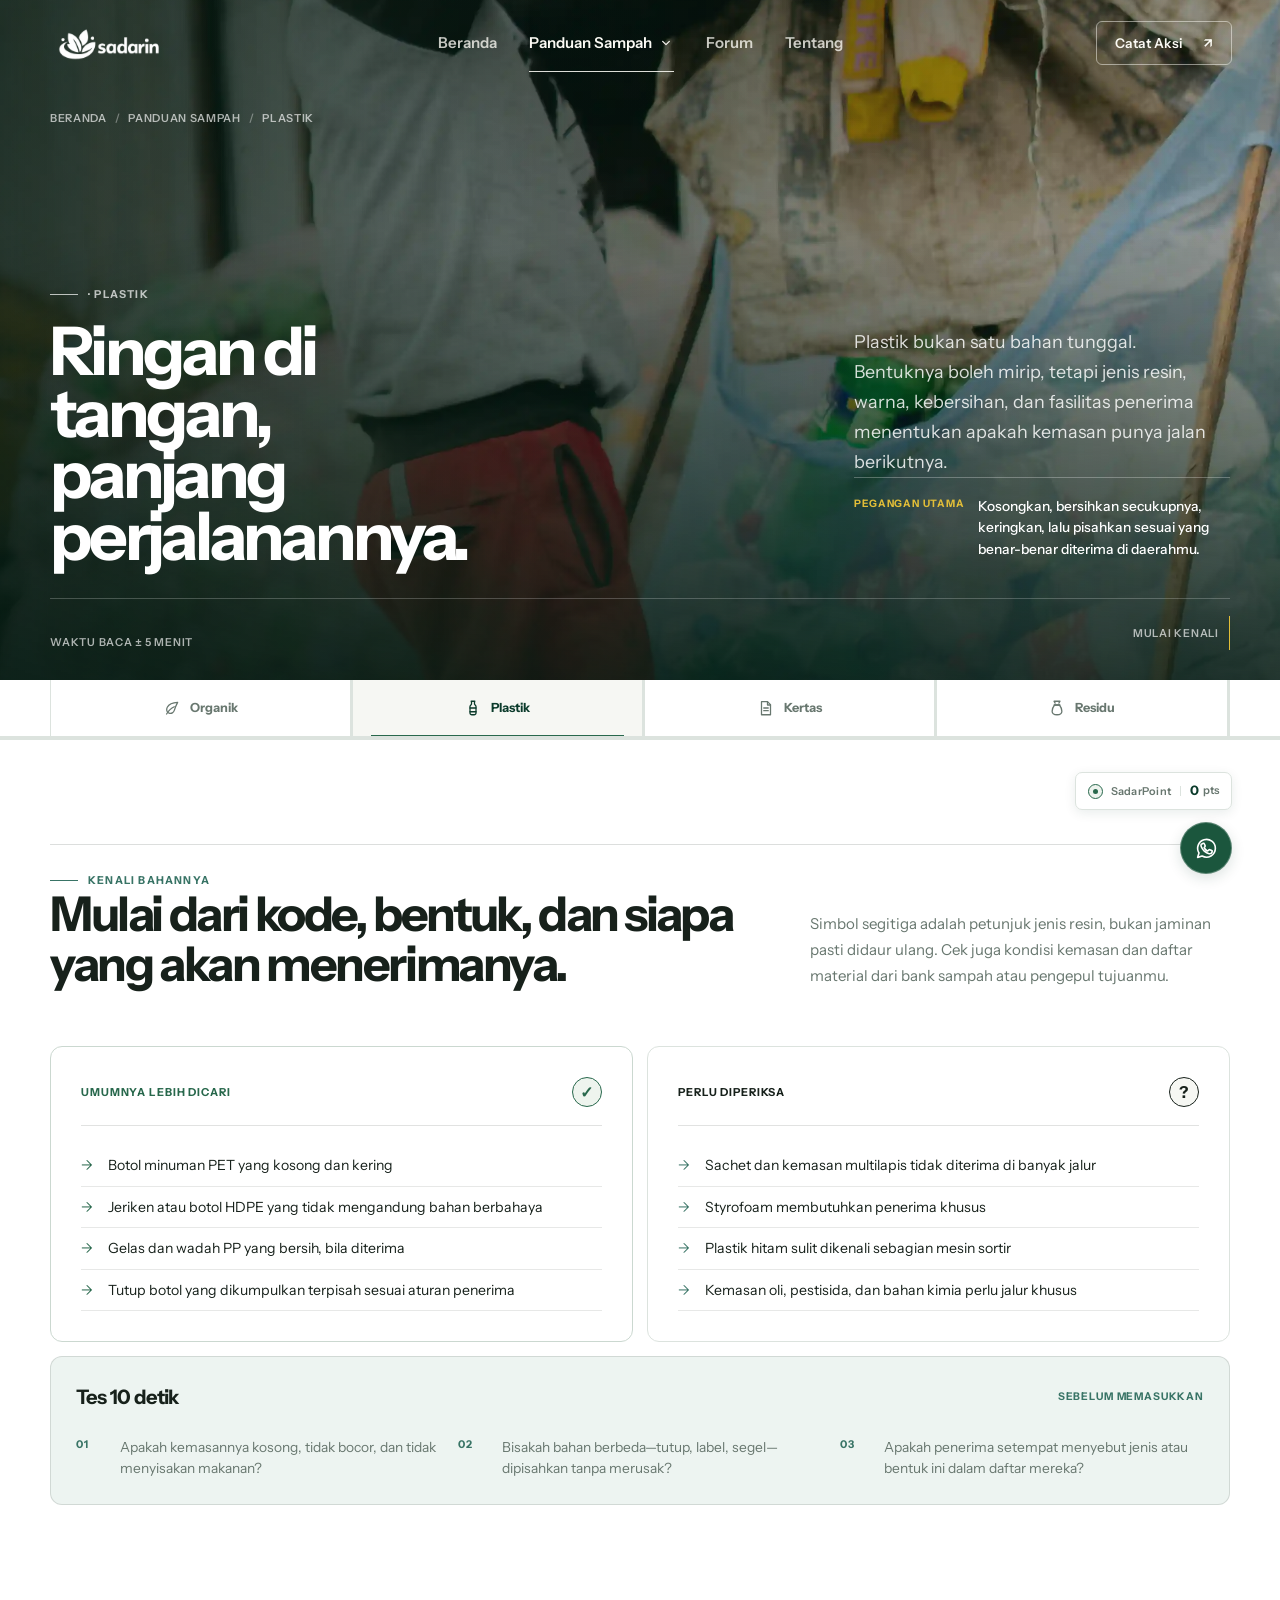
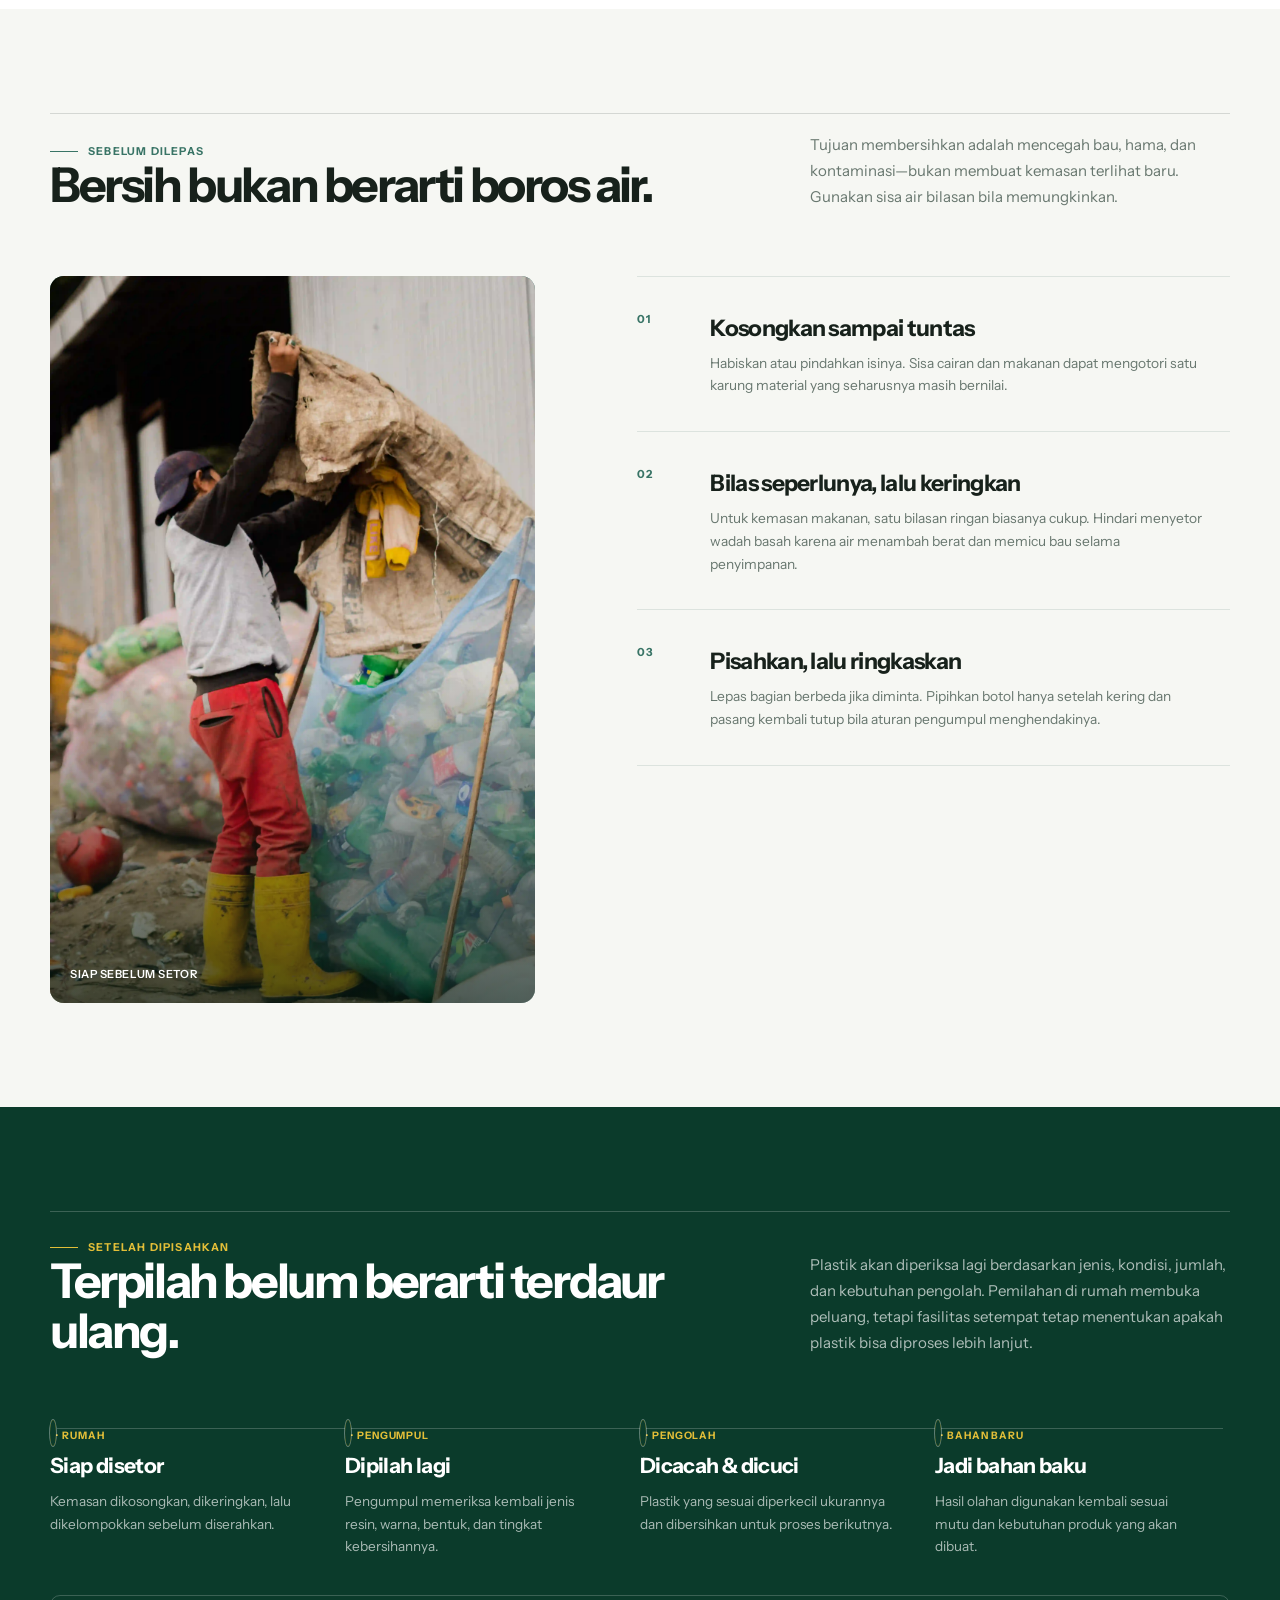
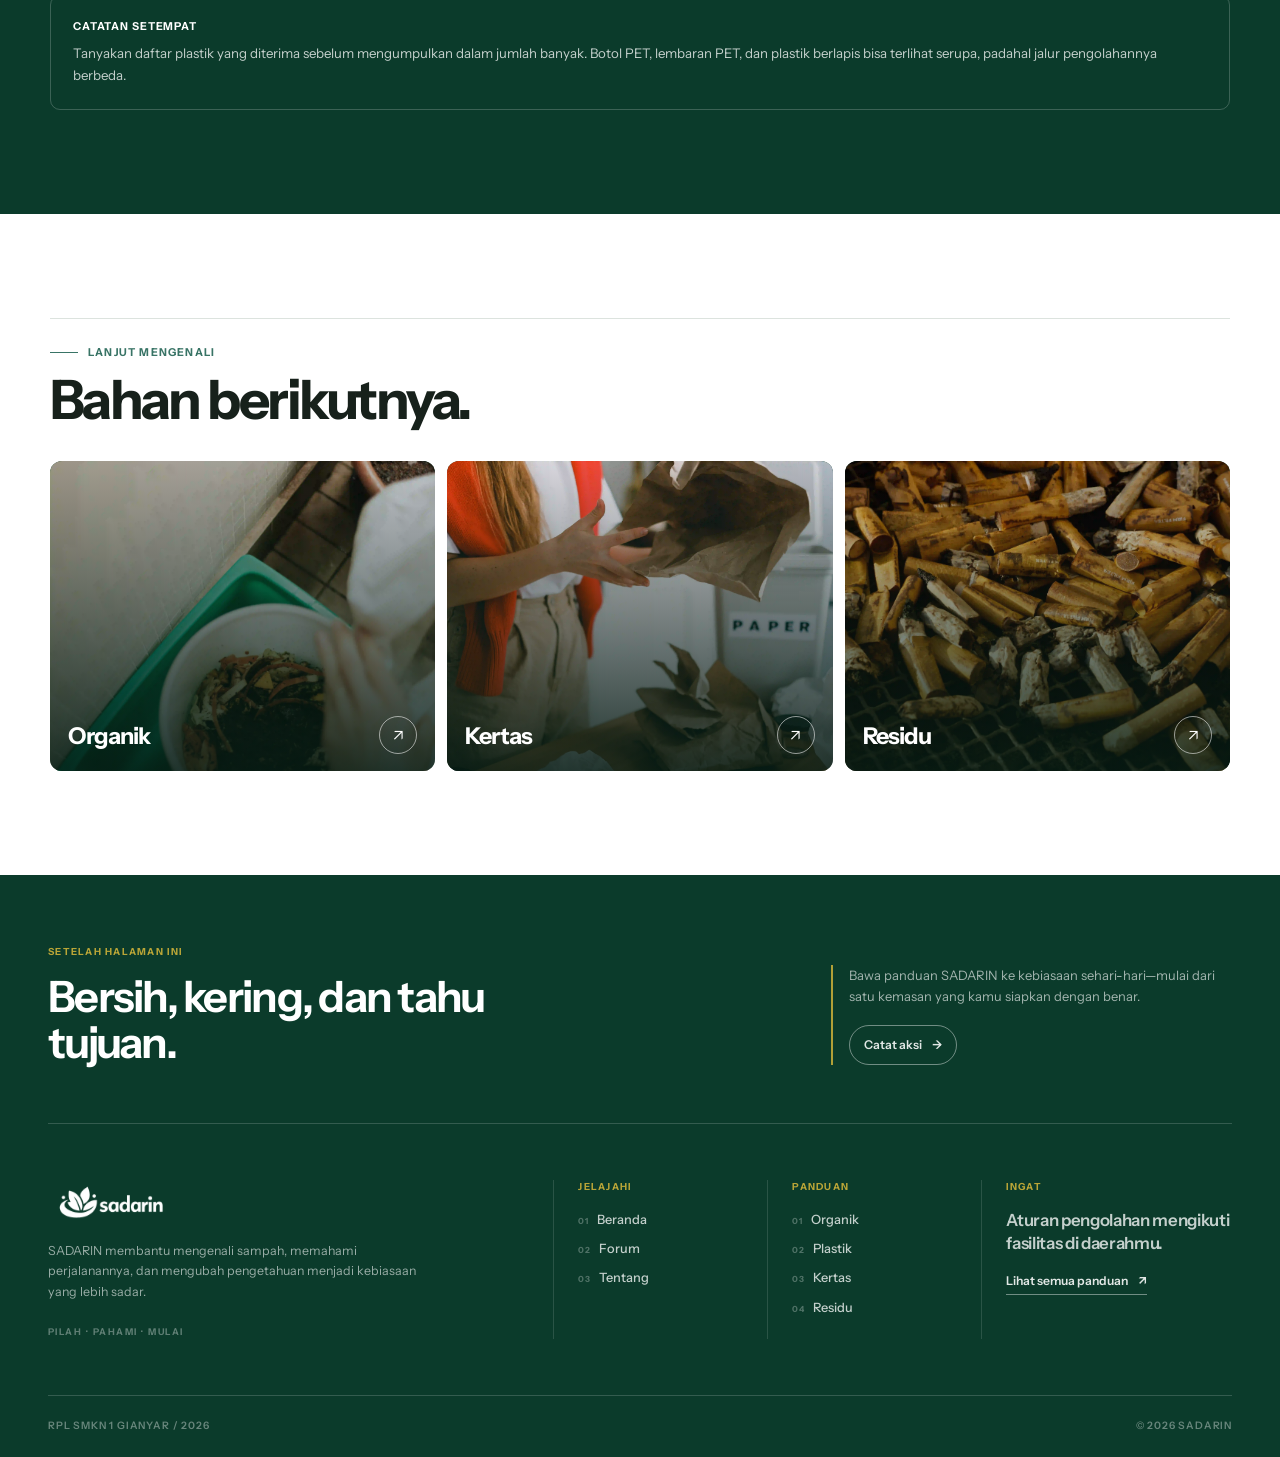
<file: plastik.html>
<!DOCTYPE html>
<html lang="id">

<head>
  <meta charset="UTF-8">
  <meta name="viewport" content="width=device-width, initial-scale=1.0">
  <meta name="description" content="Panduan SADARIN untuk mengenali jenis plastik, menyiapkan kemasan, dan memilih jalur pengumpulan yang tepat.">
  <title>Panduan Sampah Plastik — SADARIN</title>
  <link rel="preconnect" href="https://fonts.googleapis.com">
  <link rel="preconnect" href="https://fonts.gstatic.com" crossorigin>
  <link href="https://fonts.googleapis.com/css2?family=Instrument+Sans:wght@400;500;600;700&display=swap" rel="stylesheet">
  <link rel="stylesheet" href="css/style.css?v=20260827">
  <link rel="stylesheet" href="css/panduan.css?v=20260829">
  <link rel="icon" href="assets/logo/logo-sadarin.svg">
</head>

<body class="guide-page guide-page--plastic">
  <header class="site-header" id="siteHeader">
    <svg class="nav-icon-sprite" aria-hidden="true">
      <symbol id="icon-organic" viewBox="0 0 24 24">
        <path d="M19.5 4.5C13 4.8 7.8 7.1 5.7 11.1c-1.7 3.2-.6 6.8 2.4 7.8 3.2 1.1 6.1-.8 7.1-4.1.8-2.7 1.9-5.7 4.3-10.3Z" />
        <path d="M4.8 20c2.7-4.8 5.8-7.8 10.2-9.7" />
      </symbol>
      <symbol id="icon-plastic" viewBox="0 0 24 24">
        <path d="M9.5 3h5M10 3v3.8L8 9.5v9A2.5 2.5 0 0 0 10.5 21h3a2.5 2.5 0 0 0 2.5-2.5v-9l-2-2.7V3" />
        <path d="M8 12h8M8 17h8" />
      </symbol>
      <symbol id="icon-paper" viewBox="0 0 24 24">
        <path d="M6 3.5h8l4 4V21H6Z" />
        <path d="M14 3.5V8h4M9 12h6M9 15.5h6" />
      </symbol>
      <symbol id="icon-residue" viewBox="0 0 24 24">
        <path d="M9.5 5.5 8 3h8l-1.5 2.5M8.7 8h6.6c2.2 2.8 3.2 5.6 3.2 8.3 0 3.1-2.2 4.7-6.5 4.7s-6.5-1.6-6.5-4.7C5.5 13.6 6.5 10.8 8.7 8Z" />
        <path d="M8.2 8h7.6" />
      </symbol>
    </svg>
    <div class="nav-container">
      <a href="index.html" class="site-logo" aria-label="SADARIN — Beranda">
        <img src="assets/logo/logo-sadarin.svg" alt="SADARIN">
      </a>
      <nav class="desktop-nav" aria-label="Navigasi utama">
        <a href="index.html">Beranda</a>
        <div class="nav-guide-desktop active" data-guide-desktop>
          <button class="nav-guide-trigger" type="button" aria-expanded="false" aria-controls="guideMega">
            <span>Panduan Sampah</span>
            <svg class="nav-guide-chevron" viewBox="0 0 24 24" fill="none" aria-hidden="true">
              <path d="m7 9.5 5 5 5-5" stroke="currentColor" stroke-width="1.8" stroke-linecap="round" stroke-linejoin="round" />
            </svg>
          </button>
          <div class="guide-mega" id="guideMega" aria-hidden="true">
            <div class="guide-mega-inner">
              <ul class="guide-mega-categories">
                <li>
                  <a href="organik.html" class="guide-mega-item guide-organic">
                    <span class="guide-mega-icon">
                      <svg aria-hidden="true">
                        <use href="#icon-organic"></use>
                      </svg>
                    </span>
                    <span class="guide-mega-copy">
                      <strong>Organik</strong>
                    </span>
                    <span class="guide-mega-arrow" aria-hidden="true">→</span>
                  </a>
                </li>
                <li>
                  <a href="plastik.html" class="guide-mega-item guide-plastic" aria-current="page">
                    <span class="guide-mega-icon">
                      <svg aria-hidden="true">
                        <use href="#icon-plastic"></use>
                      </svg>
                    </span>
                    <span class="guide-mega-copy">
                      <strong>Plastik</strong>
                    </span>
                    <span class="guide-mega-arrow" aria-hidden="true">→</span>
                  </a>
                </li>
                <li>
                  <a href="kertas.html" class="guide-mega-item guide-paper">
                    <span class="guide-mega-icon">
                      <svg aria-hidden="true">
                        <use href="#icon-paper"></use>
                      </svg>
                    </span>
                    <span class="guide-mega-copy">
                      <strong>Kertas</strong>
                    </span>
                    <span class="guide-mega-arrow" aria-hidden="true">→</span>
                  </a>
                </li>
                <li>
                  <a href="residu.html" class="guide-mega-item guide-residue">
                    <span class="guide-mega-icon">
                      <svg aria-hidden="true">
                        <use href="#icon-residue"></use>
                      </svg>
                    </span>
                    <span class="guide-mega-copy">
                      <strong>Residu</strong>
                    </span>
                    <span class="guide-mega-arrow" aria-hidden="true">→</span>
                  </a>
                </li>
              </ul>
            </div>
          </div>
        </div>
        <a href="forum.html">Forum</a>
        <a href="tentang.html">Tentang</a>
      </nav>
      <a href="jejak-hijau.html" class="nav-action">
        <span>Catat Aksi</span>
        <span aria-hidden="true">↗</span>
      </a>
      <button class="menu-toggle" type="button" aria-label="Buka menu" aria-expanded="false" aria-controls="mobileNav">
        <span></span>
        <span></span>
        <span></span>
      </button>
    </div>
    <nav class="mobile-nav" id="mobileNav" aria-label="Navigasi mobile" aria-hidden="true">
      <button class="mobile-nav-backdrop" type="button" aria-label="Tutup menu"></button>
      <div class="mobile-nav-panel" tabindex="-1">
        <div class="mobile-nav-meta">
          <span>Menu</span>
          <span>Pilih tujuan</span>
        </div>
        <div class="mobile-nav-links">
          <a href="index.html">
            <small>01</small>
            <span>Beranda</span>
          </a>
          <div class="mobile-guide">
            <button class="mobile-guide-trigger" type="button" aria-expanded="false" aria-controls="mobileGuidePanel">
              <small>02</small>
              <span>Panduan Sampah</span>
              <svg viewBox="0 0 24 24" fill="none" aria-hidden="true">
                <path d="m7 9.5 5 5 5-5" stroke="currentColor" stroke-width="1.8" stroke-linecap="round" stroke-linejoin="round" />
              </svg>
            </button>
            <div class="mobile-guide-panel" id="mobileGuidePanel" aria-hidden="true">
              <a href="organik.html">
                <span class="mobile-guide-icon">
                  <svg aria-hidden="true">
                    <use href="#icon-organic"></use>
                  </svg>
                </span>
                <span class="mobile-guide-name">Organik<small>Kembali ke tanah</small>
                </span>
                <span aria-hidden="true">→</span>
              </a>
              <a href="plastik.html" aria-current="page">
                <span class="mobile-guide-icon">
                  <svg aria-hidden="true">
                    <use href="#icon-plastic"></use>
                  </svg>
                </span>
                <span class="mobile-guide-name">Plastik<small>Bersihkan sebelum dipilah</small>
                </span>
                <span aria-hidden="true">→</span>
              </a>
              <a href="kertas.html">
                <span class="mobile-guide-icon">
                  <svg aria-hidden="true">
                    <use href="#icon-paper"></use>
                  </svg>
                </span>
                <span class="mobile-guide-name">Kertas<small>Jaga tetap kering</small>
                </span>
                <span aria-hidden="true">→</span>
              </a>
              <a href="residu.html">
                <span class="mobile-guide-icon">
                  <svg aria-hidden="true">
                    <use href="#icon-residue"></use>
                  </svg>
                </span>
                <span class="mobile-guide-name">Residu<small>Pilihan pembuangan terakhir</small>
                </span>
                <span aria-hidden="true">→</span>
              </a>
            </div>
          </div>
          <a href="forum.html">
            <small>03</small>
            <span>Forum</span>
          </a>
          <a href="tentang.html">
            <small>04</small>
            <span>Tentang</span>
          </a>
        </div>
        <a href="jejak-hijau.html" class="mobile-nav-action">
          <span>Catat aksi</span>
          <span aria-hidden="true">↗</span>
        </a>
        <div class="mobile-nav-footer" aria-hidden="true">
          <span>Pilah · Pahami · Bertindak</span>
          <span>SADARIN / 2026</span>
        </div>
      </div>
    </nav>
  </header>

  <main id="guide-content">
    <section class="guide-hero" style="--hero-position: 50% 52%" aria-labelledby="guide-title">
      <img class="guide-hero__media" src="assets/images/plastik-panduan.webp" width="2624" height="3936" alt="Pekerja membawa kemasan plastik yang telah dikumpulkan" fetchpriority="high">
      <div class="guide-hero__overlay" aria-hidden="true"></div>
      <div class="guide-hero__container">
        <nav class="guide-breadcrumb" aria-label="Breadcrumb">
          <ol>
            <li>
              <a href="index.html">Beranda</a>
            </li>
            <li>
              <a href="index.html#panduan-sampah">Panduan Sampah</a>
            </li>
            <li aria-current="page">Plastik</li>
          </ol>
        </nav>
        <div class="guide-hero__content">
          <div>
            <span class="guide-hero__kicker"> · Plastik</span>
            <h1 id="guide-title">Ringan di tangan, panjang perjalanannya.</h1>
          </div>
          <div class="guide-hero__lead-wrap">
            <p class="guide-hero__lead">Plastik bukan satu bahan tunggal. Bentuknya boleh mirip, tetapi jenis resin, warna, kebersihan, dan fasilitas penerima menentukan apakah kemasan punya jalan berikutnya.</p>
            <div class="guide-hero__rule">
              <span>Pegangan utama</span>
              <p>Kosongkan, bersihkan secukupnya, keringkan, lalu pisahkan sesuai yang benar-benar diterima di daerahmu.</p>
            </div>
          </div>
        </div>
        <div class="guide-hero__bottom">
          <span>Waktu baca ± 5 menit</span>
          <a class="guide-hero__scroll" href="#kenali">
            <span>Mulai kenali</span>
            <i aria-hidden="true"></i>
          </a>
        </div>
      </div>
    </section>
    <nav class="guide-category-nav" aria-label="Kategori panduan sampah">
      <div class="guide-category-nav__inner">
        <a href="organik.html">
          <svg aria-hidden="true">
            <use href="#icon-organic"></use>
          </svg>
          <span>Organik</span>
        </a>
        <a href="plastik.html" aria-current="page">
          <svg aria-hidden="true">
            <use href="#icon-plastic"></use>
          </svg>
          <span>Plastik</span>
        </a>
        <a href="kertas.html">
          <svg aria-hidden="true">
            <use href="#icon-paper"></use>
          </svg>
          <span>Kertas</span>
        </a>
        <a href="residu.html">
          <svg aria-hidden="true">
            <use href="#icon-residue"></use>
          </svg>
          <span>Residu</span>
        </a>
      </div>
    </nav>

    <section class="guide-section" id="kenali">
      <div class="guide-section__container">
        <header class="guide-section__head" data-guide-reveal>
          <div>
            <span class="guide-eyebrow">Kenali bahannya</span>
            <h2>Mulai dari kode, bentuk, dan siapa yang akan menerimanya.</h2>
          </div>
          <p class="guide-section__intro">Simbol segitiga adalah petunjuk jenis resin, bukan jaminan pasti didaur ulang. Cek juga kondisi kemasan dan daftar material dari bank sampah atau pengepul tujuanmu.</p>
        </header>
        <div class="guide-identify__grid">
          <article class="guide-check-card guide-check-card--yes" data-guide-reveal>
            <div class="guide-check-card__label">
              <span>Umumnya lebih dicari</span>
              <span aria-hidden="true">✓</span>
            </div>
            <ul>
              <li>Botol minuman PET yang kosong dan kering</li>
              <li>Jeriken atau botol HDPE yang tidak mengandung bahan berbahaya</li>
              <li>Gelas dan wadah PP yang bersih, bila diterima</li>
              <li>Tutup botol yang dikumpulkan terpisah sesuai aturan penerima</li>
            </ul>
          </article>
          <article class="guide-check-card" data-guide-reveal>
            <div class="guide-check-card__label">
              <span>Perlu diperiksa</span>
              <span aria-hidden="true">?</span>
            </div>
            <ul>
              <li>Sachet dan kemasan multilapis tidak diterima di banyak jalur</li>
              <li>Styrofoam membutuhkan penerima khusus</li>
              <li>Plastik hitam sulit dikenali sebagian mesin sortir</li>
              <li>Kemasan oli, pestisida, dan bahan kimia perlu jalur khusus</li>
            </ul>
          </article>
        </div>
        <aside class="guide-test" data-guide-reveal>
          <div class="guide-test__top">
            <h3>Tes 10 detik</h3>
            <span>Sebelum memasukkan</span>
          </div>
          <ol>
            <li>Apakah kemasannya kosong, tidak bocor, dan tidak menyisakan makanan?</li>
            <li>Bisakah bahan berbeda—tutup, label, segel—dipisahkan tanpa merusak?</li>
            <li>Apakah penerima setempat menyebut jenis atau bentuk ini dalam daftar mereka?</li>
          </ol>
        </aside>
      </div>
    </section>

    <section class="guide-section guide-section--paper">
      <div class="guide-section__container">
        <header class="guide-section__head" data-guide-reveal>
          <div>
            <span class="guide-eyebrow">Sebelum dilepas</span>
            <h2>Bersih bukan berarti boros air.</h2>
          </div>
          <p class="guide-section__intro">Tujuan membersihkan adalah mencegah bau, hama, dan kontaminasi—bukan membuat kemasan terlihat baru. Gunakan sisa air bilasan bila memungkinkan.</p>
        </header>
        <div class="guide-prep">
          <figure class="guide-prep__media" style="--prep-position: 50% 54%" data-guide-reveal>
            <img src="assets/images/plastik-panduan.webp" width="2624" height="3936" loading="lazy" alt="Kemasan plastik dikumpulkan untuk dipilah">
            <figcaption class="guide-prep__caption">
              <span>Siap sebelum setor</span>
            </figcaption>
          </figure>
          <ol class="guide-steps">
            <li class="guide-step" data-guide-reveal>
              <div>
                <h3>Kosongkan sampai tuntas</h3>
                <p>Habiskan atau pindahkan isinya. Sisa cairan dan makanan dapat mengotori satu karung material yang seharusnya masih bernilai.</p>
              </div>
            </li>
            <li class="guide-step" data-guide-reveal>
              <div>
                <h3>Bilas seperlunya, lalu keringkan</h3>
                <p>Untuk kemasan makanan, satu bilasan ringan biasanya cukup. Hindari menyetor wadah basah karena air menambah berat dan memicu bau selama penyimpanan.</p>
              </div>
            </li>
            <li class="guide-step" data-guide-reveal>
              <div>
                <h3>Pisahkan, lalu ringkaskan</h3>
                <p>Lepas bagian berbeda jika diminta. Pipihkan botol hanya setelah kering dan pasang kembali tutup bila aturan pengumpul menghendakinya.</p>
              </div>
            </li>
          </ol>
        </div>
      </div>
    </section>

    <section class="guide-section guide-section--dark">
      <div class="guide-section__container">
        <header class="guide-section__head" data-guide-reveal>
          <div>
            <span class="guide-eyebrow">Setelah dipisahkan</span>
            <h2>Terpilah belum berarti terdaur ulang.</h2>
          </div>
          <p class="guide-section__intro">Plastik akan diperiksa lagi berdasarkan jenis, kondisi, jumlah, dan kebutuhan pengolah. Pemilahan di rumah membuka peluang, tetapi fasilitas setempat tetap menentukan apakah plastik bisa diproses lebih lanjut.</p>
        </header>
        <div class="guide-journey">
          <article class="guide-journey__item" data-guide-reveal>
            <span class="guide-journey__mark"></span>
            <small>· Rumah</small>
            <h3>Siap disetor</h3>
            <p>Kemasan dikosongkan, dikeringkan, lalu dikelompokkan sebelum diserahkan.</p>
          </article>
          <article class="guide-journey__item" data-guide-reveal>
            <span class="guide-journey__mark"></span>
            <small>· Pengumpul</small>
            <h3>Dipilah lagi</h3>
            <p>Pengumpul memeriksa kembali jenis resin, warna, bentuk, dan tingkat kebersihannya.</p>
          </article>
          <article class="guide-journey__item" data-guide-reveal>
            <span class="guide-journey__mark"></span>
            <small>· Pengolah</small>
            <h3>Dicacah &amp; dicuci</h3>
            <p>Plastik yang sesuai diperkecil ukurannya dan dibersihkan untuk proses berikutnya.</p>
          </article>
          <article class="guide-journey__item" data-guide-reveal>
            <span class="guide-journey__mark"></span>
            <small>· Bahan baru</small>
            <h3>Jadi bahan baku</h3>
            <p>Hasil olahan digunakan kembali sesuai mutu dan kebutuhan produk yang akan dibuat.</p>
          </article>
        </div>
        <aside class="guide-route-note" data-guide-reveal>
          <strong>Catatan setempat</strong>
          Tanyakan daftar plastik yang diterima sebelum mengumpulkan dalam jumlah banyak. Botol PET,
          lembaran PET, dan plastik berlapis bisa terlihat serupa, padahal jalur pengolahannya berbeda.
        </aside>
      </div>
    </section>

    <section class="guide-next" aria-labelledby="guide-next-title">
      <div class="guide-next__container">
        <div class="guide-next__head" data-guide-reveal>
          <div>
            <span class="guide-eyebrow">Lanjut mengenali</span>
            <h2 id="guide-next-title">Bahan berikutnya.</h2>
          </div>
        </div>
        <div class="guide-next__grid">
          <a class="guide-next-card" href="organik.html" data-guide-reveal>
            <img src="assets/images/organik-panduan.webp" width="4000" height="6000" loading="lazy" alt="Sisa makanan organik">
            <div class="guide-next-card__copy">
              <div>
                <h3>Organik</h3>
              </div>
              <span aria-hidden="true">↗</span>
            </div>
          </a>
          <a class="guide-next-card" href="kertas.html" data-guide-reveal>
            <img src="assets/images/kertas-panduan.webp" width="6240" height="4160" loading="lazy" alt="Kertas dikumpulkan terpisah">
            <div class="guide-next-card__copy">
              <div>
                <h3>Kertas</h3>
              </div>
              <span aria-hidden="true">↗</span>
            </div>
          </a>
          <a class="guide-next-card" href="residu.html" data-guide-reveal>
            <img src="assets/images/residu-panduan.webp" width="5038" height="3358" loading="lazy" alt="Contoh sampah residu">
            <div class="guide-next-card__copy">
              <div>
                <h3>Residu</h3>
              </div>
              <span aria-hidden="true">↗</span>
            </div>
          </a>
        </div>
      </div>
    </section>
  </main>
  <footer class="site-footer">
    <div class="site-footer__container">
      <div class="site-footer__message">
        <div>
          <span class="site-footer__label">Setelah halaman ini</span>
          <h2>Bersih, kering, dan tahu tujuan.</h2>
        </div>
        <div class="site-footer__message-copy">
          <p>Bawa panduan SADARIN ke kebiasaan sehari-hari—mulai dari satu kemasan yang kamu siapkan dengan benar.</p>
          <a href="jejak-hijau.html">
            <span>Catat aksi</span>
            <span aria-hidden="true">→</span>
          </a>
        </div>
      </div>
      <div class="site-footer__grid">
        <div class="site-footer__brand">
          <img src="assets/logo/logo-sadarin.svg" alt="SADARIN">
          <p>SADARIN membantu mengenali sampah, memahami perjalanannya, dan mengubah pengetahuan menjadi kebiasaan yang lebih sadar.</p>
        </div>
        <nav class="site-footer__column" aria-label="Jelajahi SADARIN">
          <span class="site-footer__label">Jelajahi</span>
          <a href="index.html">Beranda</a>
          <a href="forum.html">Forum</a>
          <a href="tentang.html">Tentang</a>
        </nav>
        <nav class="site-footer__column" aria-label="Panduan Sampah">
          <span class="site-footer__label">Panduan</span>
          <a href="organik.html">Organik</a>
          <a href="plastik.html" aria-current="page">Plastik</a>
          <a href="kertas.html">Kertas</a>
          <a href="residu.html">Residu</a>
        </nav>
        <div class="site-footer__context">
          <span class="site-footer__label">Ingat</span>
          <p>Aturan pengolahan mengikuti fasilitas di daerahmu.</p>
          <a href="index.html#panduan-sampah">
            <span>Lihat semua panduan</span>
            <span aria-hidden="true">↗</span>
          </a>
        </div>
      </div>
      <div class="site-footer__bottom">
        <span>RPL SMKN 1 GIANYAR / 2026</span>
        <span>© 2026 SADARIN</span>
      </div>
    </div>
  </footer>
  <div class="floating-actions">
    <div class="floating-score">
      <span class="floating-score__mark" aria-hidden="true"></span>
      <span class="floating-score__name">SadarPoint</span>
      <strong class="floating-score__value" data-sadarpoint-value>0</strong>
      <span class="floating-score__unit">pts</span>
    </div>
    <a href="https://wa.me/6285180676238" rel="noopener" target="_blank" class="floating-whatsapp" aria-label="WhatsApp SADARIN — nomor belum tersedia" aria-disabled="true" title="Nomor WhatsApp SADARIN belum tersedia">
      <span class="floating-whatsapp__label">Tanya SADARIN</span>
      <svg viewBox="0 0 24 24" aria-hidden="true">
        <path d="M20.5 11.8a8.5 8.5 0 0 1-12.7 7.4l-4.3 1.3 1.3-4.2a8.5 8.5 0 1 1 15.7-4.5Z" />
        <path d="M8.1 7.5c.2-.4.4-.5.8-.5h.5c.2 0 .4.1.5.4l.8 2c.1.3.1.5-.1.7l-.7.8c-.2.2-.1.4 0 .6.7 1.2 1.7 2.2 3 2.8.2.1.4.1.6-.1l.9-1c.2-.2.4-.2.7-.1l2 .9c.3.1.4.3.4.5 0 .6-.3 1.5-.8 2-.6.5-1.4.7-2.2.5-1.3-.3-2.9-1-4.6-2.5-1.4-1.3-2.4-2.8-2.9-4.1-.4-1-.4-1.8-.1-2.4Z" />
      </svg>
    </a>
  </div>
  <script src="js/panduan.js?v=20260827"></script>
  <script src="js/sadarin.js?v=20260828"></script>
</body>

</html>
</file>
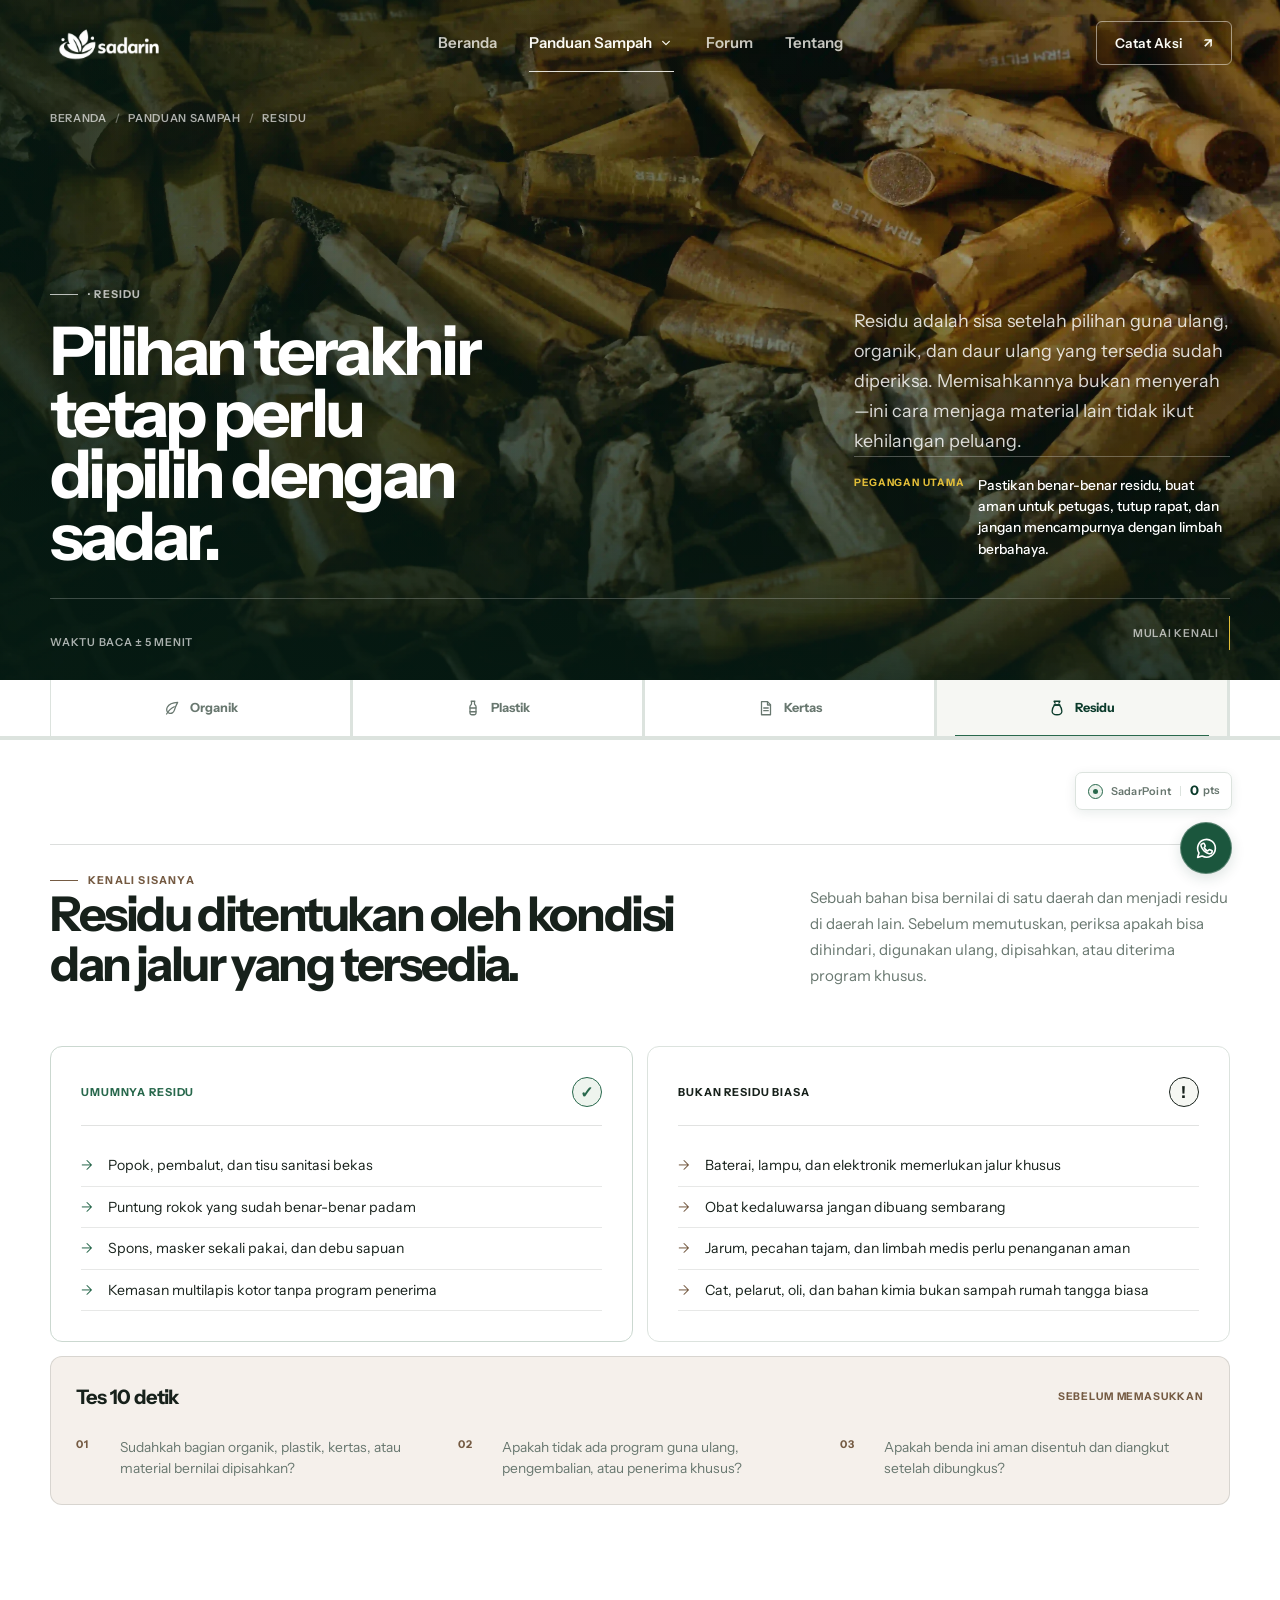
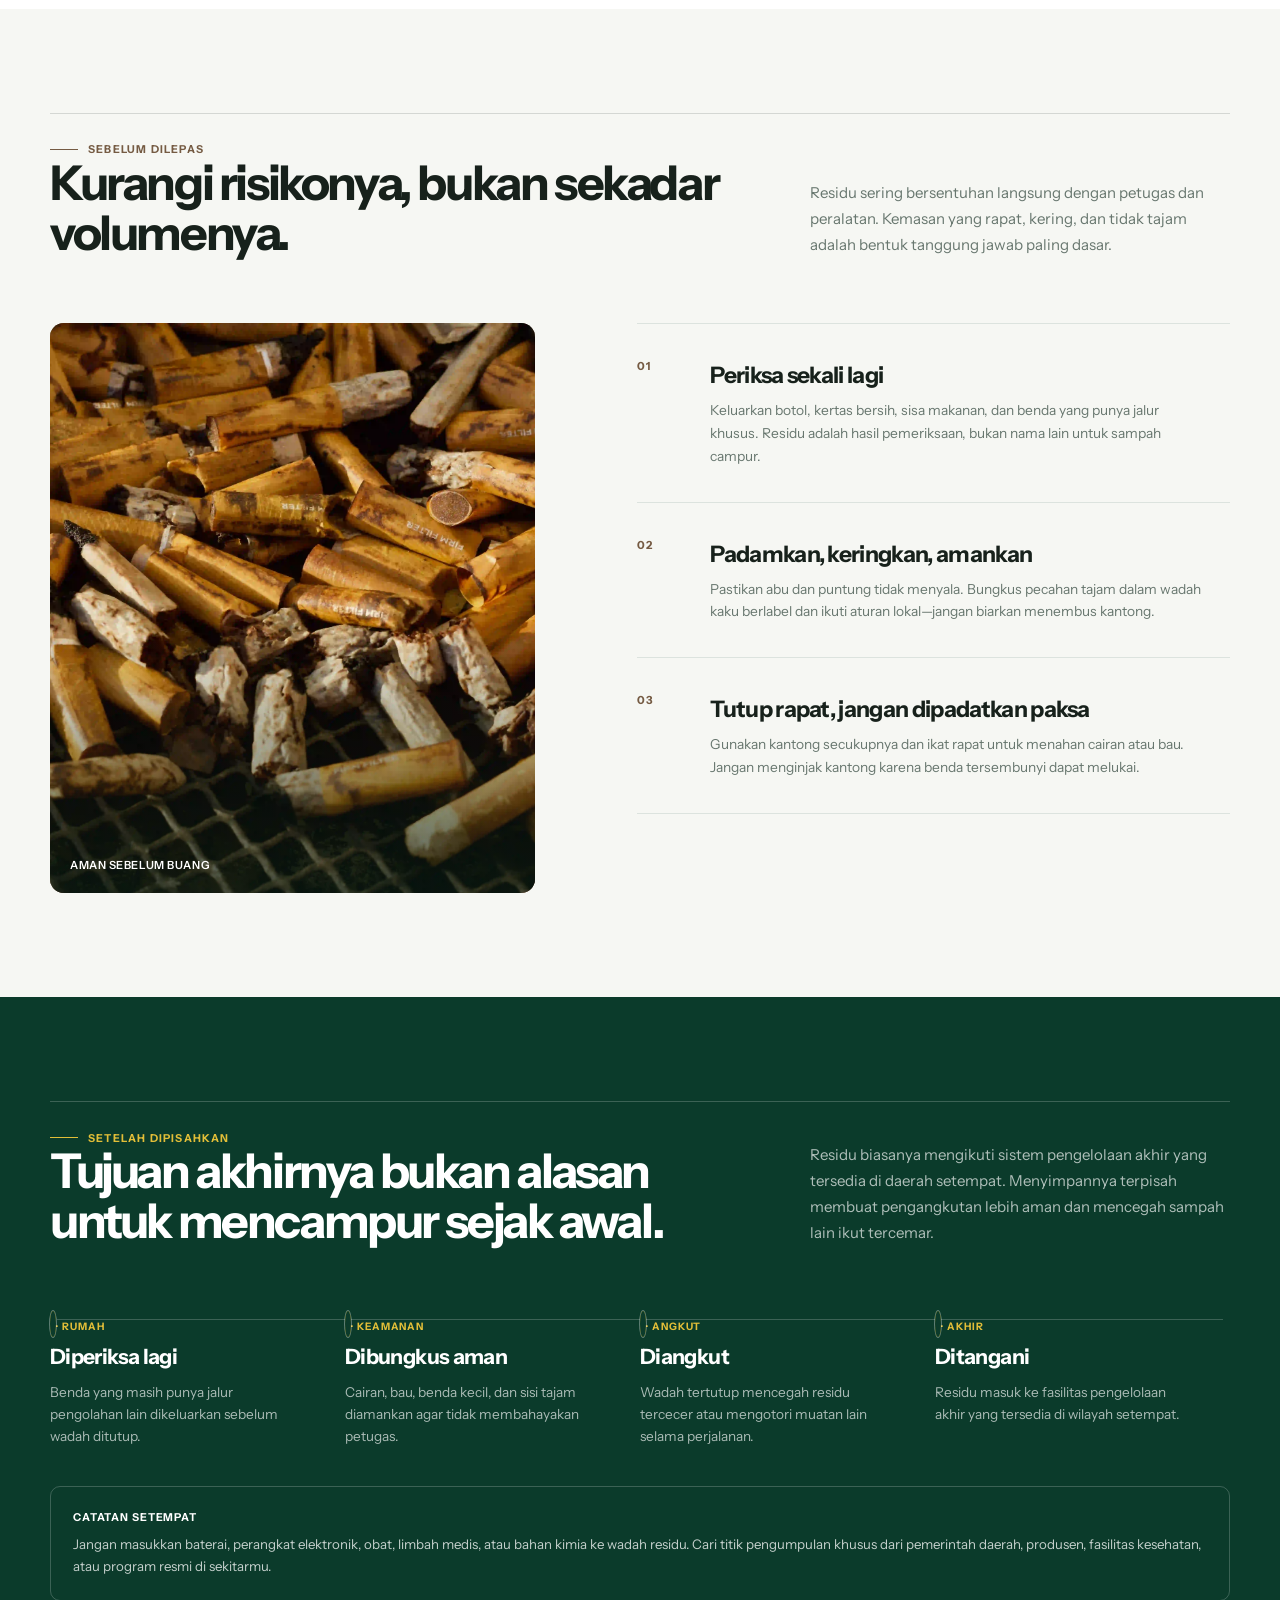
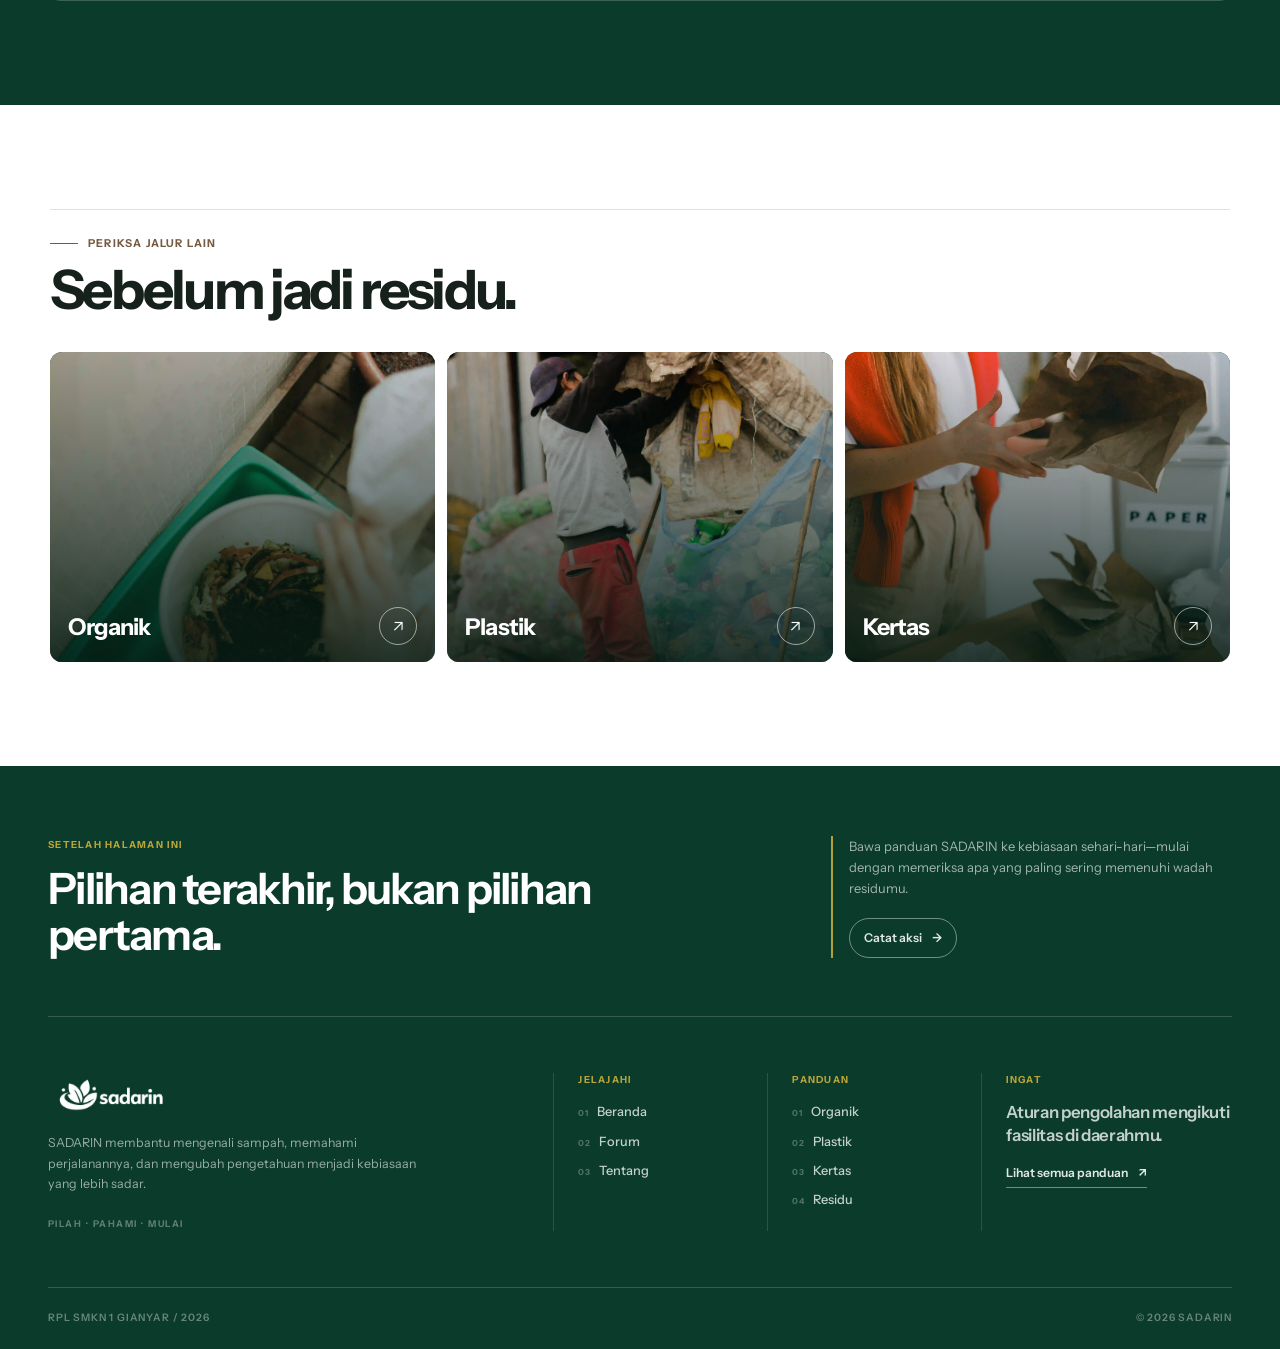
<file: residu.html>
<!DOCTYPE html>
<html lang="id">

<head>
  <meta charset="UTF-8">
  <meta name="viewport" content="width=device-width, initial-scale=1.0">
  <meta name="description" content="Panduan SADARIN untuk mengenali sampah residu, mengemasnya dengan aman, dan mencegah kontaminasi material lain.">
  <title>Panduan Sampah Residu — SADARIN</title>
  <link rel="preconnect" href="https://fonts.googleapis.com">
  <link rel="preconnect" href="https://fonts.gstatic.com" crossorigin>
  <link href="https://fonts.googleapis.com/css2?family=Instrument+Sans:wght@400;500;600;700&display=swap" rel="stylesheet">
  <link rel="stylesheet" href="css/style.css?v=20260827">
  <link rel="stylesheet" href="css/panduan.css?v=20260829">
  <link rel="icon" href="assets/logo/logo-sadarin.svg">
</head>

<body class="guide-page guide-page--residue">
  <header class="site-header" id="siteHeader">
    <svg class="nav-icon-sprite" aria-hidden="true">
      <symbol id="icon-organic" viewBox="0 0 24 24">
        <path d="M19.5 4.5C13 4.8 7.8 7.1 5.7 11.1c-1.7 3.2-.6 6.8 2.4 7.8 3.2 1.1 6.1-.8 7.1-4.1.8-2.7 1.9-5.7 4.3-10.3Z" />
        <path d="M4.8 20c2.7-4.8 5.8-7.8 10.2-9.7" />
      </symbol>
      <symbol id="icon-plastic" viewBox="0 0 24 24">
        <path d="M9.5 3h5M10 3v3.8L8 9.5v9A2.5 2.5 0 0 0 10.5 21h3a2.5 2.5 0 0 0 2.5-2.5v-9l-2-2.7V3" />
        <path d="M8 12h8M8 17h8" />
      </symbol>
      <symbol id="icon-paper" viewBox="0 0 24 24">
        <path d="M6 3.5h8l4 4V21H6Z" />
        <path d="M14 3.5V8h4M9 12h6M9 15.5h6" />
      </symbol>
      <symbol id="icon-residue" viewBox="0 0 24 24">
        <path d="M9.5 5.5 8 3h8l-1.5 2.5M8.7 8h6.6c2.2 2.8 3.2 5.6 3.2 8.3 0 3.1-2.2 4.7-6.5 4.7s-6.5-1.6-6.5-4.7C5.5 13.6 6.5 10.8 8.7 8Z" />
        <path d="M8.2 8h7.6" />
      </symbol>
    </svg>
    <div class="nav-container">
      <a href="index.html" class="site-logo" aria-label="SADARIN — Beranda">
        <img src="assets/logo/logo-sadarin.svg" alt="SADARIN">
      </a>
      <nav class="desktop-nav" aria-label="Navigasi utama">
        <a href="index.html">Beranda</a>
        <div class="nav-guide-desktop active" data-guide-desktop>
          <button class="nav-guide-trigger" type="button" aria-expanded="false" aria-controls="guideMega">
            <span>Panduan Sampah</span>
            <svg class="nav-guide-chevron" viewBox="0 0 24 24" fill="none" aria-hidden="true">
              <path d="m7 9.5 5 5 5-5" stroke="currentColor" stroke-width="1.8" stroke-linecap="round" stroke-linejoin="round" />
            </svg>
          </button>
          <div class="guide-mega" id="guideMega" aria-hidden="true">
            <div class="guide-mega-inner">
              <ul class="guide-mega-categories">
                <li>
                  <a href="organik.html" class="guide-mega-item guide-organic">
                    <span class="guide-mega-icon">
                      <svg aria-hidden="true">
                        <use href="#icon-organic"></use>
                      </svg>
                    </span>
                    <span class="guide-mega-copy">
                      <strong>Organik</strong>
                    </span>
                    <span class="guide-mega-arrow" aria-hidden="true">→</span>
                  </a>
                </li>
                <li>
                  <a href="plastik.html" class="guide-mega-item guide-plastic">
                    <span class="guide-mega-icon">
                      <svg aria-hidden="true">
                        <use href="#icon-plastic"></use>
                      </svg>
                    </span>
                    <span class="guide-mega-copy">
                      <strong>Plastik</strong>
                    </span>
                    <span class="guide-mega-arrow" aria-hidden="true">→</span>
                  </a>
                </li>
                <li>
                  <a href="kertas.html" class="guide-mega-item guide-paper">
                    <span class="guide-mega-icon">
                      <svg aria-hidden="true">
                        <use href="#icon-paper"></use>
                      </svg>
                    </span>
                    <span class="guide-mega-copy">
                      <strong>Kertas</strong>
                    </span>
                    <span class="guide-mega-arrow" aria-hidden="true">→</span>
                  </a>
                </li>
                <li>
                  <a href="residu.html" class="guide-mega-item guide-residue" aria-current="page">
                    <span class="guide-mega-icon">
                      <svg aria-hidden="true">
                        <use href="#icon-residue"></use>
                      </svg>
                    </span>
                    <span class="guide-mega-copy">
                      <strong>Residu</strong>
                    </span>
                    <span class="guide-mega-arrow" aria-hidden="true">→</span>
                  </a>
                </li>
              </ul>
            </div>
          </div>
        </div>
        <a href="forum.html">Forum</a>
        <a href="tentang.html">Tentang</a>
      </nav>
      <a href="jejak-hijau.html" class="nav-action">
        <span>Catat Aksi</span>
        <span aria-hidden="true">↗</span>
      </a>
      <button class="menu-toggle" type="button" aria-label="Buka menu" aria-expanded="false" aria-controls="mobileNav">
        <span></span>
        <span></span>
        <span></span>
      </button>
    </div>
    <nav class="mobile-nav" id="mobileNav" aria-label="Navigasi mobile" aria-hidden="true">
      <button class="mobile-nav-backdrop" type="button" aria-label="Tutup menu"></button>
      <div class="mobile-nav-panel" tabindex="-1">
        <div class="mobile-nav-meta">
          <span>Menu</span>
          <span>Pilih tujuan</span>
        </div>
        <div class="mobile-nav-links">
          <a href="index.html">
            <small>01</small>
            <span>Beranda</span>
          </a>
          <div class="mobile-guide">
            <button class="mobile-guide-trigger" type="button" aria-expanded="false" aria-controls="mobileGuidePanel">
              <small>02</small>
              <span>Panduan Sampah</span>
              <svg viewBox="0 0 24 24" fill="none" aria-hidden="true">
                <path d="m7 9.5 5 5 5-5" stroke="currentColor" stroke-width="1.8" stroke-linecap="round" stroke-linejoin="round" />
              </svg>
            </button>
            <div class="mobile-guide-panel" id="mobileGuidePanel" aria-hidden="true">
              <a href="organik.html">
                <span class="mobile-guide-icon">
                  <svg aria-hidden="true">
                    <use href="#icon-organic"></use>
                  </svg>
                </span>
                <span class="mobile-guide-name">Organik<small>Kembali ke tanah</small>
                </span>
                <span aria-hidden="true">→</span>
              </a>
              <a href="plastik.html">
                <span class="mobile-guide-icon">
                  <svg aria-hidden="true">
                    <use href="#icon-plastic"></use>
                  </svg>
                </span>
                <span class="mobile-guide-name">Plastik<small>Bersihkan sebelum dipilah</small>
                </span>
                <span aria-hidden="true">→</span>
              </a>
              <a href="kertas.html">
                <span class="mobile-guide-icon">
                  <svg aria-hidden="true">
                    <use href="#icon-paper"></use>
                  </svg>
                </span>
                <span class="mobile-guide-name">Kertas<small>Jaga tetap kering</small>
                </span>
                <span aria-hidden="true">→</span>
              </a>
              <a href="residu.html" aria-current="page">
                <span class="mobile-guide-icon">
                  <svg aria-hidden="true">
                    <use href="#icon-residue"></use>
                  </svg>
                </span>
                <span class="mobile-guide-name">Residu<small>Pilihan pembuangan terakhir</small>
                </span>
                <span aria-hidden="true">→</span>
              </a>
            </div>
          </div>
          <a href="forum.html">
            <small>03</small>
            <span>Forum</span>
          </a>
          <a href="tentang.html">
            <small>04</small>
            <span>Tentang</span>
          </a>
        </div>
        <a href="jejak-hijau.html" class="mobile-nav-action">
          <span>Catat aksi</span>
          <span aria-hidden="true">↗</span>
        </a>
        <div class="mobile-nav-footer" aria-hidden="true">
          <span>Pilah · Pahami · Bertindak</span>
          <span>SADARIN / 2026</span>
        </div>
      </div>
    </nav>
  </header>

  <main id="guide-content">
    <section class="guide-hero" style="--hero-position: 52% 52%" aria-labelledby="guide-title">
      <img class="guide-hero__media" src="assets/images/residu-panduan.webp" width="5038" height="3358" alt="Puntung rokok sebagai contoh sampah residu" fetchpriority="high">
      <div class="guide-hero__overlay" aria-hidden="true"></div>
      <div class="guide-hero__container">
        <nav class="guide-breadcrumb" aria-label="Breadcrumb">
          <ol>
            <li>
              <a href="index.html">Beranda</a>
            </li>
            <li>
              <a href="index.html#panduan-sampah">Panduan Sampah</a>
            </li>
            <li aria-current="page">Residu</li>
          </ol>
        </nav>
        <div class="guide-hero__content">
          <div>
            <span class="guide-hero__kicker">· Residu</span>
            <h1 id="guide-title">Pilihan terakhir tetap perlu dipilih dengan sadar.</h1>
          </div>
          <div class="guide-hero__lead-wrap">
            <p class="guide-hero__lead">Residu adalah sisa setelah pilihan guna ulang, organik, dan daur ulang yang tersedia sudah diperiksa. Memisahkannya bukan menyerah—ini cara menjaga material lain tidak ikut kehilangan peluang.</p>
            <div class="guide-hero__rule">
              <span>Pegangan utama</span>
              <p>Pastikan benar-benar residu, buat aman untuk petugas, tutup rapat, dan jangan mencampurnya dengan limbah berbahaya.</p>
            </div>
          </div>
        </div>
        <div class="guide-hero__bottom">
          <span>Waktu baca ± 5 menit</span>
          <a class="guide-hero__scroll" href="#kenali">
            <span>Mulai kenali</span>
            <i aria-hidden="true"></i>
          </a>
        </div>
      </div>
    </section>
    <nav class="guide-category-nav" aria-label="Kategori panduan sampah">
      <div class="guide-category-nav__inner">
        <a href="organik.html">
          <svg aria-hidden="true">
            <use href="#icon-organic"></use>
          </svg>
          <span>Organik</span>
        </a>
        <a href="plastik.html">
          <svg aria-hidden="true">
            <use href="#icon-plastic"></use>
          </svg>
          <span>Plastik</span>
        </a>
        <a href="kertas.html">
          <svg aria-hidden="true">
            <use href="#icon-paper"></use>
          </svg>
          <span>Kertas</span>
        </a>
        <a href="residu.html" aria-current="page">
          <svg aria-hidden="true">
            <use href="#icon-residue"></use>
          </svg>
          <span>Residu</span>
        </a>
      </div>
    </nav>

    <section class="guide-section" id="kenali">
      <div class="guide-section__container">
        <header class="guide-section__head" data-guide-reveal>
          <div>
            <span class="guide-eyebrow">Kenali sisanya</span>
            <h2>Residu ditentukan oleh kondisi dan jalur yang tersedia.</h2>
          </div>
          <p class="guide-section__intro">Sebuah bahan bisa bernilai di satu daerah dan menjadi residu di daerah lain. Sebelum memutuskan, periksa apakah bisa dihindari, digunakan ulang, dipisahkan, atau diterima program khusus.</p>
        </header>
        <div class="guide-identify__grid">
          <article class="guide-check-card guide-check-card--yes" data-guide-reveal>
            <div class="guide-check-card__label">
              <span>Umumnya residu</span>
              <span aria-hidden="true">✓</span>
            </div>
            <ul>
              <li>Popok, pembalut, dan tisu sanitasi bekas</li>
              <li>Puntung rokok yang sudah benar-benar padam</li>
              <li>Spons, masker sekali pakai, dan debu sapuan</li>
              <li>Kemasan multilapis kotor tanpa program penerima</li>
            </ul>
          </article>
          <article class="guide-check-card" data-guide-reveal>
            <div class="guide-check-card__label">
              <span>Bukan residu biasa</span>
              <span aria-hidden="true">!</span>
            </div>
            <ul>
              <li>Baterai, lampu, dan elektronik memerlukan jalur khusus</li>
              <li>Obat kedaluwarsa jangan dibuang sembarang</li>
              <li>Jarum, pecahan tajam, dan limbah medis perlu penanganan aman</li>
              <li>Cat, pelarut, oli, dan bahan kimia bukan sampah rumah tangga biasa</li>
            </ul>
          </article>
        </div>
        <aside class="guide-test" data-guide-reveal>
          <div class="guide-test__top">
            <h3>Tes 10 detik</h3>
            <span>Sebelum memasukkan</span>
          </div>
          <ol>
            <li>Sudahkah bagian organik, plastik, kertas, atau material bernilai dipisahkan?</li>
            <li>Apakah tidak ada program guna ulang, pengembalian, atau penerima khusus?</li>
            <li>Apakah benda ini aman disentuh dan diangkut setelah dibungkus?</li>
          </ol>
        </aside>
      </div>
    </section>

    <section class="guide-section guide-section--paper">
      <div class="guide-section__container">
        <header class="guide-section__head" data-guide-reveal>
          <div>
            <span class="guide-eyebrow">Sebelum dilepas</span>
            <h2>Kurangi risikonya, bukan sekadar volumenya.</h2>
          </div>
          <p class="guide-section__intro">Residu sering bersentuhan langsung dengan petugas dan peralatan. Kemasan yang rapat, kering, dan tidak tajam adalah bentuk tanggung jawab paling dasar.</p>
        </header>
        <div class="guide-prep">
          <figure class="guide-prep__media" style="--prep-position: 52% 52%" data-guide-reveal>
            <img src="assets/images/residu-panduan.webp" width="5038" height="3358" loading="lazy" alt="Puntung rokok yang telah dipisahkan sebagai residu">
            <figcaption class="guide-prep__caption">
              <span>Aman sebelum buang</span>
            </figcaption>
          </figure>
          <ol class="guide-steps">
            <li class="guide-step" data-guide-reveal>
              <div>
                <h3>Periksa sekali lagi</h3>
                <p>Keluarkan botol, kertas bersih, sisa makanan, dan benda yang punya jalur khusus. Residu adalah hasil pemeriksaan, bukan nama lain untuk sampah campur.</p>
              </div>
            </li>
            <li class="guide-step" data-guide-reveal>
              <div>
                <h3>Padamkan, keringkan, amankan</h3>
                <p>Pastikan abu dan puntung tidak menyala. Bungkus pecahan tajam dalam wadah kaku berlabel dan ikuti aturan lokal—jangan biarkan menembus kantong.</p>
              </div>
            </li>
            <li class="guide-step" data-guide-reveal>
              <div>
                <h3>Tutup rapat, jangan dipadatkan paksa</h3>
                <p>Gunakan kantong secukupnya dan ikat rapat untuk menahan cairan atau bau. Jangan menginjak kantong karena benda tersembunyi dapat melukai.</p>
              </div>
            </li>
          </ol>
        </div>
      </div>
    </section>

    <section class="guide-section guide-section--dark">
      <div class="guide-section__container">
        <header class="guide-section__head" data-guide-reveal>
          <div>
            <span class="guide-eyebrow">Setelah dipisahkan</span>
            <h2>Tujuan akhirnya bukan alasan untuk mencampur sejak awal.</h2>
          </div>
          <p class="guide-section__intro">Residu biasanya mengikuti sistem pengelolaan akhir yang tersedia di daerah setempat. Menyimpannya terpisah membuat pengangkutan lebih aman dan mencegah sampah lain ikut tercemar.</p>
        </header>
        <div class="guide-journey">
          <article class="guide-journey__item" data-guide-reveal>
            <span class="guide-journey__mark"></span>
            <small>· Rumah</small>
            <h3>Diperiksa lagi</h3>
            <p>Benda yang masih punya jalur pengolahan lain dikeluarkan sebelum wadah ditutup.</p>
          </article>
          <article class="guide-journey__item" data-guide-reveal>
            <span class="guide-journey__mark"></span>
            <small>· Keamanan</small>
            <h3>Dibungkus aman</h3>
            <p>Cairan, bau, benda kecil, dan sisi tajam diamankan agar tidak membahayakan petugas.</p>
          </article>
          <article class="guide-journey__item" data-guide-reveal>
            <span class="guide-journey__mark"></span>
            <small>· Angkut</small>
            <h3>Diangkut</h3>
            <p>Wadah tertutup mencegah residu tercecer atau mengotori muatan lain selama perjalanan.</p>
          </article>
          <article class="guide-journey__item" data-guide-reveal>
            <span class="guide-journey__mark"></span>
            <small>· Akhir</small>
            <h3>Ditangani</h3>
            <p>Residu masuk ke fasilitas pengelolaan akhir yang tersedia di wilayah setempat.</p>
          </article>
        </div>
        <aside class="guide-route-note" data-guide-reveal>
          <strong>Catatan setempat</strong>
          Jangan masukkan baterai, perangkat elektronik, obat, limbah medis, atau bahan kimia ke wadah
          residu. Cari titik pengumpulan khusus dari pemerintah daerah, produsen, fasilitas kesehatan,
          atau program resmi di sekitarmu.
        </aside>
      </div>
    </section>

    <section class="guide-next" aria-labelledby="guide-next-title">
      <div class="guide-next__container">
        <div class="guide-next__head" data-guide-reveal>
          <div>
            <span class="guide-eyebrow">Periksa jalur lain</span>
            <h2 id="guide-next-title">Sebelum jadi residu.</h2>
          </div>
        </div>
        <div class="guide-next__grid">
          <a class="guide-next-card" href="organik.html" data-guide-reveal>
            <img src="assets/images/organik-panduan.webp" width="4000" height="6000" loading="lazy" alt="Sisa makanan organik">
            <div class="guide-next-card__copy">
              <div>
                <h3>Organik</h3>
              </div>
              <span aria-hidden="true">↗</span>
            </div>
          </a>
          <a class="guide-next-card" href="plastik.html" data-guide-reveal>
            <img src="assets/images/plastik-panduan.webp" width="2624" height="3936" loading="lazy" alt="Kemasan plastik dikumpulkan">
            <div class="guide-next-card__copy">
              <div>
                <h3>Plastik</h3>
              </div>
              <span aria-hidden="true">↗</span>
            </div>
          </a>
          <a class="guide-next-card" href="kertas.html" data-guide-reveal>
            <img src="assets/images/kertas-panduan.webp" width="6240" height="4160" loading="lazy" alt="Kertas dikumpulkan terpisah">
            <div class="guide-next-card__copy">
              <div>
                <h3>Kertas</h3>
              </div>
              <span aria-hidden="true">↗</span>
            </div>
          </a>
        </div>
      </div>
    </section>
  </main>
  <footer class="site-footer">
    <div class="site-footer__container">
      <div class="site-footer__message">
        <div>
          <span class="site-footer__label">Setelah halaman ini</span>
          <h2>Pilihan terakhir, bukan pilihan pertama.</h2>
        </div>
        <div class="site-footer__message-copy">
          <p>Bawa panduan SADARIN ke kebiasaan sehari-hari—mulai dengan memeriksa apa yang paling sering memenuhi wadah residumu.</p>
          <a href="jejak-hijau.html">
            <span>Catat aksi</span>
            <span aria-hidden="true">→</span>
          </a>
        </div>
      </div>
      <div class="site-footer__grid">
        <div class="site-footer__brand">
          <img src="assets/logo/logo-sadarin.svg" alt="SADARIN">
          <p>SADARIN membantu mengenali sampah, memahami perjalanannya, dan mengubah pengetahuan menjadi kebiasaan yang lebih sadar.</p>
        </div>
        <nav class="site-footer__column" aria-label="Jelajahi SADARIN">
          <span class="site-footer__label">Jelajahi</span>
          <a href="index.html">Beranda</a>
          <a href="forum.html">Forum</a>
          <a href="tentang.html">Tentang</a>
        </nav>
        <nav class="site-footer__column" aria-label="Panduan Sampah">
          <span class="site-footer__label">Panduan</span>
          <a href="organik.html">Organik</a>
          <a href="plastik.html">Plastik</a>
          <a href="kertas.html">Kertas</a>
          <a href="residu.html" aria-current="page">Residu</a>
        </nav>
        <div class="site-footer__context">
          <span class="site-footer__label">Ingat</span>
          <p>Aturan pengolahan mengikuti fasilitas di daerahmu.</p>
          <a href="index.html#panduan-sampah">
            <span>Lihat semua panduan</span>
            <span aria-hidden="true">↗</span>
          </a>
        </div>
      </div>
      <div class="site-footer__bottom">
        <span>RPL SMKN 1 GIANYAR / 2026</span>
        <span>© 2026 SADARIN</span>
      </div>
    </div>
  </footer>
  <script src="js/panduan.js?v=20260827"></script>
  <script src="js/sadarin.js?v=20260828"></script>
  <div class="floating-actions">
    <div class="floating-score">
      <span class="floating-score__mark" aria-hidden="true"></span>
      <span class="floating-score__name">SadarPoint</span>
      <strong class="floating-score__value" data-sadarpoint-value>0</strong>
      <span class="floating-score__unit">pts</span>
    </div>
    <a href="https://wa.me/6285180676238" rel="noopener" target="_blank" class="floating-whatsapp" aria-label="WhatsApp SADARIN — nomor belum tersedia" aria-disabled="true" title="Nomor WhatsApp SADARIN belum tersedia">
      <span class="floating-whatsapp__label">Tanya SADARIN</span>
      <svg viewBox="0 0 24 24" aria-hidden="true">
        <path d="M20.5 11.8a8.5 8.5 0 0 1-12.7 7.4l-4.3 1.3 1.3-4.2a8.5 8.5 0 1 1 15.7-4.5Z" />
        <path d="M8.1 7.5c.2-.4.4-.5.8-.5h.5c.2 0 .4.1.5.4l.8 2c.1.3.1.5-.1.7l-.7.8c-.2.2-.1.4 0 .6.7 1.2 1.7 2.2 3 2.8.2.1.4.1.6-.1l.9-1c.2-.2.4-.2.7-.1l2 .9c.3.1.4.3.4.5 0 .6-.3 1.5-.8 2-.6.5-1.4.7-2.2.5-1.3-.3-2.9-1-4.6-2.5-1.4-1.3-2.4-2.8-2.9-4.1-.4-1-.4-1.8-.1-2.4Z" />
      </svg>
    </a>
  </div>
</body>

</html>
</file>
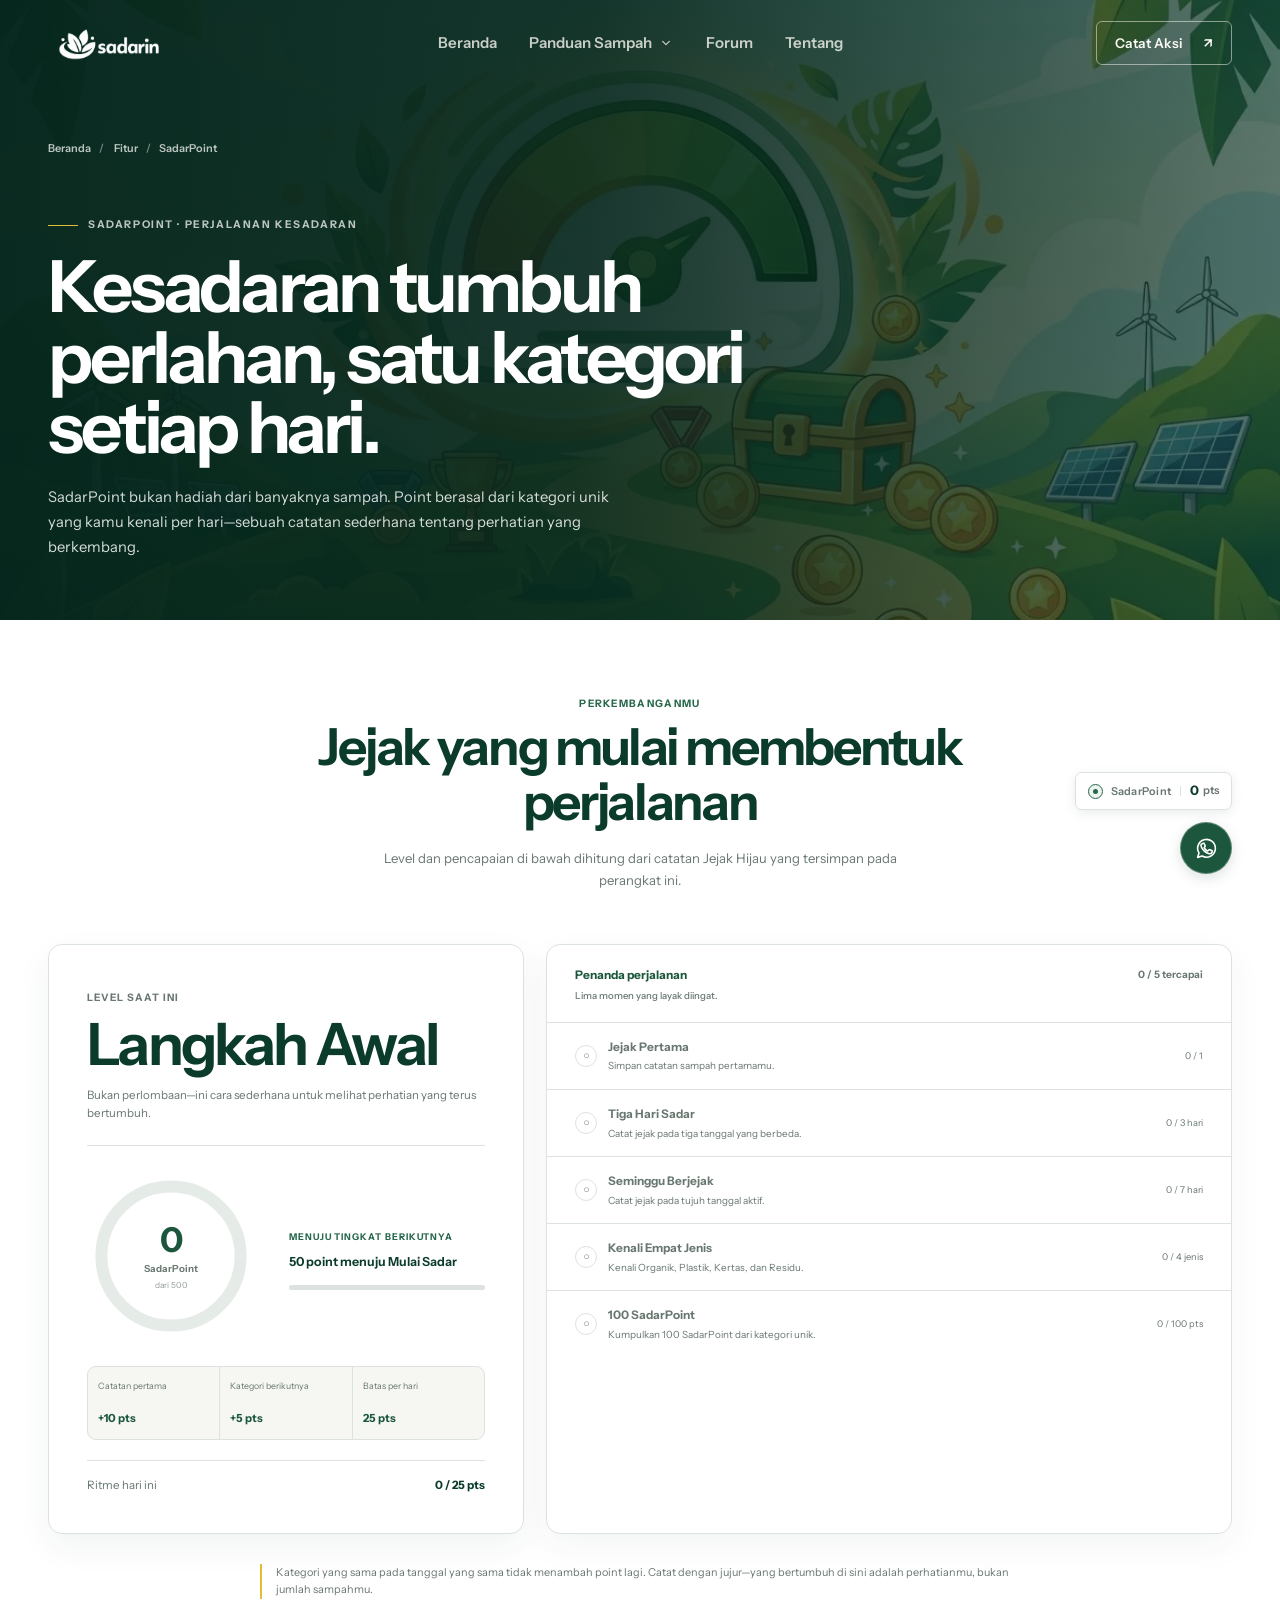
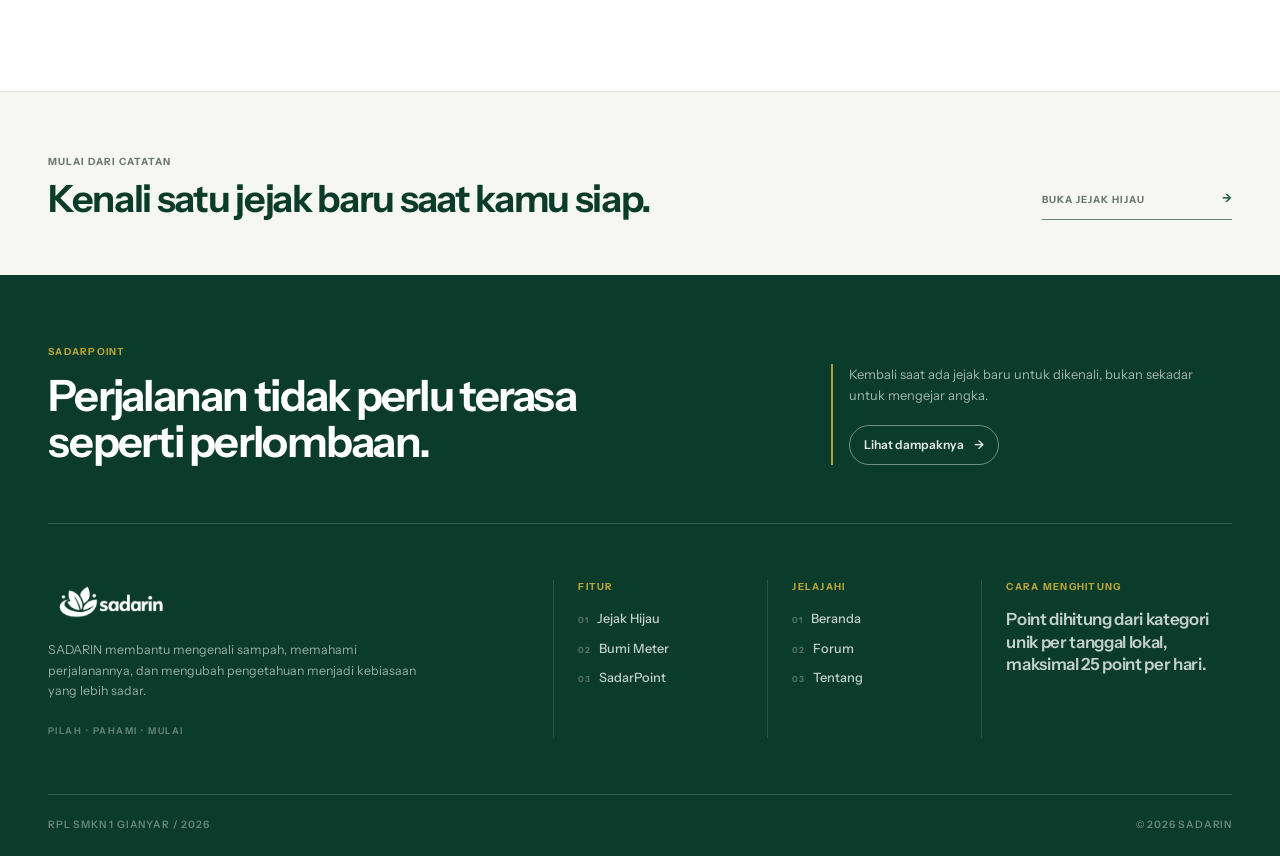
<file: sadarpoint.html>
<!DOCTYPE html>
<html lang="id">
<head>
  <meta charset="UTF-8">
  <meta name="viewport" content="width=device-width, initial-scale=1.0">
  <meta name="description" content="Lihat SadarPoint, tingkat kesadaran, dan pencapaian yang tumbuh dari Jejak Hijau.">
  <title>SadarPoint — SADARIN</title>
  <link rel="preconnect" href="https://fonts.googleapis.com">
  <link rel="preconnect" href="https://fonts.gstatic.com" crossorigin>
  <link href="https://fonts.googleapis.com/css2?family=Instrument+Sans:wght@400;500;600;700&display=swap" rel="stylesheet">
  <link rel="stylesheet" href="css/style.css?v=20260828">
  <link rel="stylesheet" href="css/fitur.css?v=20260830">
  <link rel="icon" href="assets/logo/logo-sadarin.svg">
</head>
<body class="feature-page feature-page--points">
  <a class="feature-skip-link" href="#feature-content">Lewati ke perkembangan SadarPoint</a>
  <header class="site-header" id="siteHeader">
    <svg class="nav-icon-sprite" aria-hidden="true">
      <symbol id="icon-organic" viewBox="0 0 24 24">
        <path d="M19.5 4.5C13 4.8 7.8 7.1 5.7 11.1c-1.7 3.2-.6 6.8 2.4 7.8 3.2 1.1 6.1-.8 7.1-4.1.8-2.7 1.9-5.7 4.3-10.3Z"/>
        <path d="M4.8 20c2.7-4.8 5.8-7.8 10.2-9.7"/>
      </symbol>
      <symbol id="icon-plastic" viewBox="0 0 24 24">
        <path d="M9.5 3h5M10 3v3.8L8 9.5v9A2.5 2.5 0 0 0 10.5 21h3a2.5 2.5 0 0 0 2.5-2.5v-9l-2-2.7V3"/>
        <path d="M8 12h8M8 17h8"/>
      </symbol>
      <symbol id="icon-paper" viewBox="0 0 24 24">
        <path d="M6 3.5h8l4 4V21H6Z"/>
        <path d="M14 3.5V8h4M9 12h6M9 15.5h6"/>
      </symbol>
      <symbol id="icon-residue" viewBox="0 0 24 24">
        <path d="M9.5 5.5 8 3h8l-1.5 2.5M8.7 8h6.6c2.2 2.8 3.2 5.6 3.2 8.3 0 3.1-2.2 4.7-6.5 4.7s-6.5-1.6-6.5-4.7C5.5 13.6 6.5 10.8 8.7 8Z"/>
        <path d="M8.2 8h7.6"/>
      </symbol>
    </svg>
    <div class="nav-container">
      <a href="index.html" class="site-logo" aria-label="SADARIN — Beranda">
        <img src="assets/logo/logo-sadarin.svg" alt="SADARIN">
      </a>
      <nav class="desktop-nav" aria-label="Navigasi utama">
        <a href="index.html">Beranda</a>
        <div class="nav-guide-desktop" data-guide-desktop>
          <button class="nav-guide-trigger" type="button" aria-expanded="false" aria-controls="guideMega">
            <span>Panduan Sampah</span>
            <svg class="nav-guide-chevron" viewBox="0 0 24 24" fill="none" aria-hidden="true">
              <path d="m7 9.5 5 5 5-5" stroke="currentColor" stroke-width="1.8" stroke-linecap="round" stroke-linejoin="round"/>
            </svg>
          </button>
          <div class="guide-mega" id="guideMega" aria-hidden="true">
            <div class="guide-mega-inner">
              <ul class="guide-mega-categories">
                <li>
                  <a href="organik.html" class="guide-mega-item guide-organic">
                    <span class="guide-mega-icon">
                      <svg aria-hidden="true">
                        <use href="#icon-organic"></use>
                      </svg>
                    </span>
                    <span class="guide-mega-copy">
                      <strong>Organik</strong>
                    </span>
                    <span class="guide-mega-arrow" aria-hidden="true">→</span>
                  </a>
                </li>
                <li>
                  <a href="plastik.html" class="guide-mega-item guide-plastic">
                    <span class="guide-mega-icon">
                      <svg aria-hidden="true">
                        <use href="#icon-plastic"></use>
                      </svg>
                    </span>
                    <span class="guide-mega-copy">
                      <strong>Plastik</strong>
                    </span>
                    <span class="guide-mega-arrow" aria-hidden="true">→</span>
                  </a>
                </li>
                <li>
                  <a href="kertas.html" class="guide-mega-item guide-paper">
                    <span class="guide-mega-icon">
                      <svg aria-hidden="true">
                        <use href="#icon-paper"></use>
                      </svg>
                    </span>
                    <span class="guide-mega-copy">
                      <strong>Kertas</strong>
                    </span>
                    <span class="guide-mega-arrow" aria-hidden="true">→</span>
                  </a>
                </li>
                <li>
                  <a href="residu.html" class="guide-mega-item guide-residue">
                    <span class="guide-mega-icon">
                      <svg aria-hidden="true">
                        <use href="#icon-residue"></use>
                      </svg>
                    </span>
                    <span class="guide-mega-copy">
                      <strong>Residu</strong>
                    </span>
                    <span class="guide-mega-arrow" aria-hidden="true">→</span>
                  </a>
                </li>
              </ul>
            </div>
          </div>
        </div>
        <a href="forum.html">Forum</a>
        <a href="tentang.html">Tentang</a>
      </nav>
      <a href="jejak-hijau.html" class="nav-action">
        <span>Catat Aksi</span>
        <span aria-hidden="true">↗</span>
      </a>
      <button class="menu-toggle" type="button" aria-label="Buka menu" aria-expanded="false" aria-controls="mobileNav">
        <span></span>
        <span></span>
        <span></span>
      </button>
    </div>
    <nav class="mobile-nav" id="mobileNav" aria-label="Navigasi mobile" aria-hidden="true">
      <button class="mobile-nav-backdrop" type="button" aria-label="Tutup menu"></button>
      <div class="mobile-nav-panel" tabindex="-1">
        <div class="mobile-nav-meta">
          <span>Menu</span>
          <span>Pilih tujuan</span>
        </div>
        <div class="mobile-nav-links">
          <a href="index.html">
            <small>01</small>
            <span>Beranda</span>
          </a>
          <div class="mobile-guide">
            <button class="mobile-guide-trigger" type="button" aria-expanded="false" aria-controls="mobileGuidePanel">
              <small>02</small>
              <span>Panduan Sampah</span>
              <svg viewBox="0 0 24 24" fill="none" aria-hidden="true">
                <path d="m7 9.5 5 5 5-5" stroke="currentColor" stroke-width="1.8" stroke-linecap="round" stroke-linejoin="round"/>
              </svg>
            </button>
            <div class="mobile-guide-panel" id="mobileGuidePanel" aria-hidden="true">
              <a href="organik.html">
                <span class="mobile-guide-icon">
                  <svg aria-hidden="true">
                    <use href="#icon-organic"></use>
                  </svg>
                </span>
                <span class="mobile-guide-name">
                  Organik
                  <small>Kembali ke tanah</small>
                </span>
                <span aria-hidden="true">→</span>
              </a>
              <a href="plastik.html">
                <span class="mobile-guide-icon">
                  <svg aria-hidden="true">
                    <use href="#icon-plastic"></use>
                  </svg>
                </span>
                <span class="mobile-guide-name">
                  Plastik
                  <small>Bersihkan sebelum dipilah</small>
                </span>
                <span aria-hidden="true">→</span>
              </a>
              <a href="kertas.html">
                <span class="mobile-guide-icon">
                  <svg aria-hidden="true">
                    <use href="#icon-paper"></use>
                  </svg>
                </span>
                <span class="mobile-guide-name">
                  Kertas
                  <small>Jaga tetap kering</small>
                </span>
                <span aria-hidden="true">→</span>
              </a>
              <a href="residu.html">
                <span class="mobile-guide-icon">
                  <svg aria-hidden="true">
                    <use href="#icon-residue"></use>
                  </svg>
                </span>
                <span class="mobile-guide-name">
                  Residu
                  <small>Pilihan pembuangan terakhir</small>
                </span>
                <span aria-hidden="true">→</span>
              </a>
            </div>
          </div>
          <a href="forum.html">
            <small>03</small>
            <span>Forum</span>
          </a>
          <a href="tentang.html">
            <small>04</small>
            <span>Tentang</span>
          </a>
        </div>
        <a href="jejak-hijau.html" class="mobile-nav-action">
          <span>Catat aksi</span>
          <span aria-hidden="true">↗</span>
        </a>
        <div class="mobile-nav-footer" aria-hidden="true">
          <span>Pilah · Pahami · Bertindak</span>
          <span>SADARIN / 2026</span>
        </div>
      </div>
    </nav>
  </header>
  <main id="feature-content">
    <section class="feature-hero point-hero" aria-labelledby="page-title">
      <div class="feature-hero__container">
        <nav class="feature-breadcrumb" aria-label="Breadcrumb">
          <ol>
            <li>
              <a href="index.html">Beranda</a>
            </li>
            <li>
              <a href="index.html#fitur-sadarin">Fitur</a>
            </li>
            <li aria-current="page">SadarPoint</li>
          </ol>
        </nav>
        <div class="point-hero__grid">
          <div class="feature-hero__content">
            <span class="feature-identity">SadarPoint · Perjalanan kesadaran</span>
            <h1 id="page-title">Kesadaran tumbuh perlahan, satu kategori setiap hari.</h1>
            <p class="feature-hero__lead">
              SadarPoint bukan hadiah dari banyaknya sampah. Point berasal dari kategori unik yang kamu
              kenali per hari—sebuah catatan sederhana tentang perhatian yang berkembang.
            </p>
          </div>
        </div>
      </div>
    </section>
    <section class="feature-main" aria-labelledby="progress-title">
      <div class="feature-main__container">
        <header class="journal-intro">
          <span class="feature-section-label">Perkembanganmu</span>
          <h2 class="feature-section-title" id="progress-title">Jejak yang mulai membentuk perjalanan</h2>
          <p class="feature-section-copy">
            Level dan pencapaian di bawah dihitung dari catatan Jejak Hijau yang tersimpan pada perangkat
            ini.
          </p>
        </header>
        <div class="point-summary">
          <section class="sadarin-level" aria-labelledby="level-heading">
            <div class="sadarin-level__heading">
              <span class="sadarin-level__label" id="level-heading">Level saat ini</span>
              <strong class="sadarin-level__name" data-level-name>Langkah Awal</strong>
              <p>Bukan perlombaan—ini cara sederhana untuk melihat perhatian yang terus bertumbuh.</p>
            </div>
            <div class="sadarin-level__overview">
              <div class="sadarin-level__dial" role="progressbar" aria-label="0 dari 500 SadarPoint" aria-valuemin="0" aria-valuenow="0" aria-valuemax="500" data-score-dial>
                <svg viewBox="0 0 140 140" aria-hidden="true">
                  <circle class="sadarin-level__dial-track" cx="70" cy="70" r="58" pathLength="100"></circle>
                  <circle class="sadarin-level__dial-progress" cx="70" cy="70" r="58" pathLength="100" data-score-ring></circle>
                </svg>
                <div class="sadarin-level__score">
                  <strong data-total-points>0</strong>
                  <span>SadarPoint</span>
                  <small>dari 500</small>
                </div>
              </div>
              <div class="sadarin-level__next">
                <span>Menuju tingkat berikutnya</span>
                <p data-level-next>50 point menuju Mulai Sadar</p>
                <div class="sadarin-level__progress" role="progressbar" aria-label="Progres menuju level berikutnya" aria-valuemin="0" aria-valuenow="0" aria-valuemax="50" data-level-progress>
                  <span data-level-progress-bar></span>
                </div>
              </div>
            </div>
            <div class="sadarin-level__rules" aria-label="Cara SadarPoint bertambah">
              <div>
                <span>Catatan pertama</span>
                <strong>+10 pts</strong>
              </div>
              <div>
                <span>Kategori berikutnya</span>
                <strong>+5 pts</strong>
              </div>
              <div>
                <span>Batas per hari</span>
                <strong>25 pts</strong>
              </div>
            </div>
            <div class="sadarin-level__today">
              <span>Ritme hari ini</span>
              <strong>
                <span data-today-points>0</span>
                / 25 pts
              </strong>
            </div>
          </section>
          <section class="sadarin-achievements" aria-labelledby="achievement-heading">
            <div class="sadarin-achievements__head">
              <div>
                <span id="achievement-heading">Penanda perjalanan</span>
                <small>Lima momen yang layak diingat.</small>
              </div>
              <strong data-achievement-count>0 / 5 tercapai</strong>
            </div>
            <ul data-achievement-list></ul>
          </section>
        </div>
        <p class="point-note">
          Kategori yang sama pada tanggal yang sama tidak menambah point lagi. Catat dengan jujur—yang
          bertumbuh di sini adalah perhatianmu, bukan jumlah sampahmu.
        </p>
      </div>
    </section>
    <section class="feature-closing" aria-labelledby="closing-title">
      <div class="feature-closing__container">
        <div>
          <span>Mulai dari catatan</span>
          <h2 id="closing-title">Kenali satu jejak baru saat kamu siap.</h2>
        </div>
        <a href="jejak-hijau.html">
          <span>Buka Jejak Hijau</span>
          <b aria-hidden="true">→</b>
        </a>
      </div>
    </section>
  </main>
  <footer class="site-footer">
    <div class="site-footer__container">
      <div class="site-footer__message">
        <div>
          <span class="site-footer__label">SadarPoint</span>
          <h2>Perjalanan tidak perlu terasa seperti perlombaan.</h2>
        </div>
        <div class="site-footer__message-copy">
          <p>Kembali saat ada jejak baru untuk dikenali, bukan sekadar untuk mengejar angka.</p>
          <a href="bumi-meter.html">
            <span>Lihat dampaknya</span>
            <span aria-hidden="true">→</span>
          </a>
        </div>
      </div>
      <div class="site-footer__grid">
        <div class="site-footer__brand">
          <img src="assets/logo/logo-sadarin.svg" alt="SADARIN">
          <p>
            SADARIN membantu mengenali sampah, memahami perjalanannya, dan mengubah pengetahuan menjadi
            kebiasaan yang lebih sadar.
          </p>
        </div>
        <nav class="site-footer__column" aria-label="Fitur SADARIN">
          <span class="site-footer__label">Fitur</span>
          <a href="jejak-hijau.html">Jejak Hijau</a>
          <a href="bumi-meter.html">Bumi Meter</a>
          <a href="sadarpoint.html" aria-current="page">SadarPoint</a>
        </nav>
        <nav class="site-footer__column" aria-label="Jelajahi SADARIN">
          <span class="site-footer__label">Jelajahi</span>
          <a href="index.html">Beranda</a>
          <a href="forum.html">Forum</a>
          <a href="tentang.html">Tentang</a>
        </nav>
        <div class="site-footer__context">
          <span class="site-footer__label">Cara menghitung</span>
          <p>Point dihitung dari kategori unik per tanggal lokal, maksimal 25 point per hari.</p>
        </div>
      </div>
      <div class="site-footer__bottom">
        <span>RPL SMKN 1 GIANYAR / 2026</span>
        <span>© 2026 SADARIN</span>
      </div>
    </div>
  </footer>
  <div class="floating-actions">
    <div class="floating-score">
      <span class="floating-score__mark" aria-hidden="true"></span>
      <span class="floating-score__name">SadarPoint</span>
      <strong class="floating-score__value" data-sadarpoint-value>0</strong>
      <span class="floating-score__unit">pts</span>
    </div>
    <a href="https://wa.me/6285180676238" rel="noopener" target="_blank" class="floating-whatsapp" aria-label="WhatsApp SADARIN — nomor belum tersedia" aria-disabled="true" title="Nomor WhatsApp SADARIN belum tersedia">
      <span class="floating-whatsapp__label">Tanya SADARIN</span>
      <svg viewBox="0 0 24 24" aria-hidden="true">
        <path d="M20.5 11.8a8.5 8.5 0 0 1-12.7 7.4l-4.3 1.3 1.3-4.2a8.5 8.5 0 1 1 15.7-4.5Z"/>
        <path d="M8.1 7.5c.2-.4.4-.5.8-.5h.5c.2 0 .4.1.5.4l.8 2c.1.3.1.5-.1.7l-.7.8c-.2.2-.1.4 0 .6.7 1.2 1.7 2.2 3 2.8.2.1.4.1.6-.1l.9-1c.2-.2.4-.2.7-.1l2 .9c.3.1.4.3.4.5 0 .6-.3 1.5-.8 2-.6.5-1.4.7-2.2.5-1.3-.3-2.9-1-4.6-2.5-1.4-1.3-2.4-2.8-2.9-4.1-.4-1-.4-1.8-.1-2.4Z"/>
      </svg>
    </a>
  </div>
  <script src="js/index.js?v=20260828"></script>
  <script src="js/sadarin.js?v=20260828"></script>
</body>
</html>
</file>
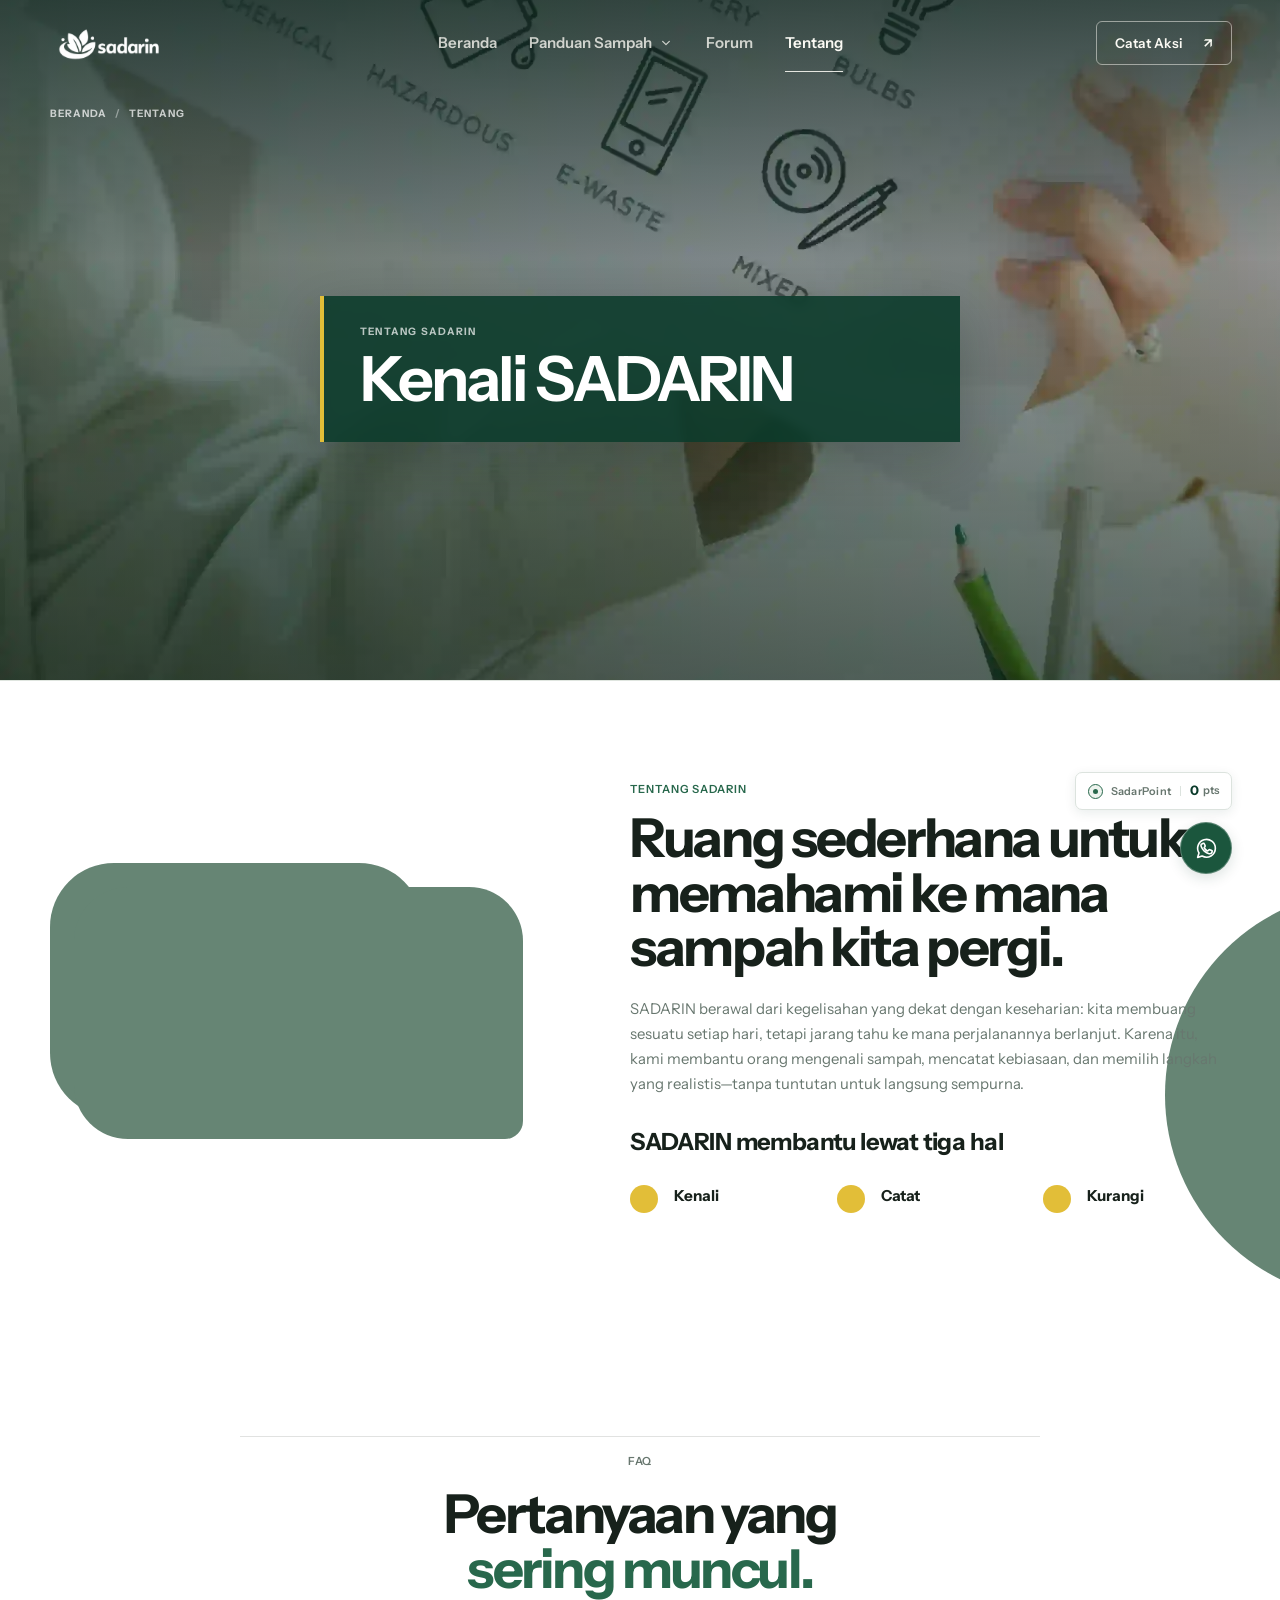
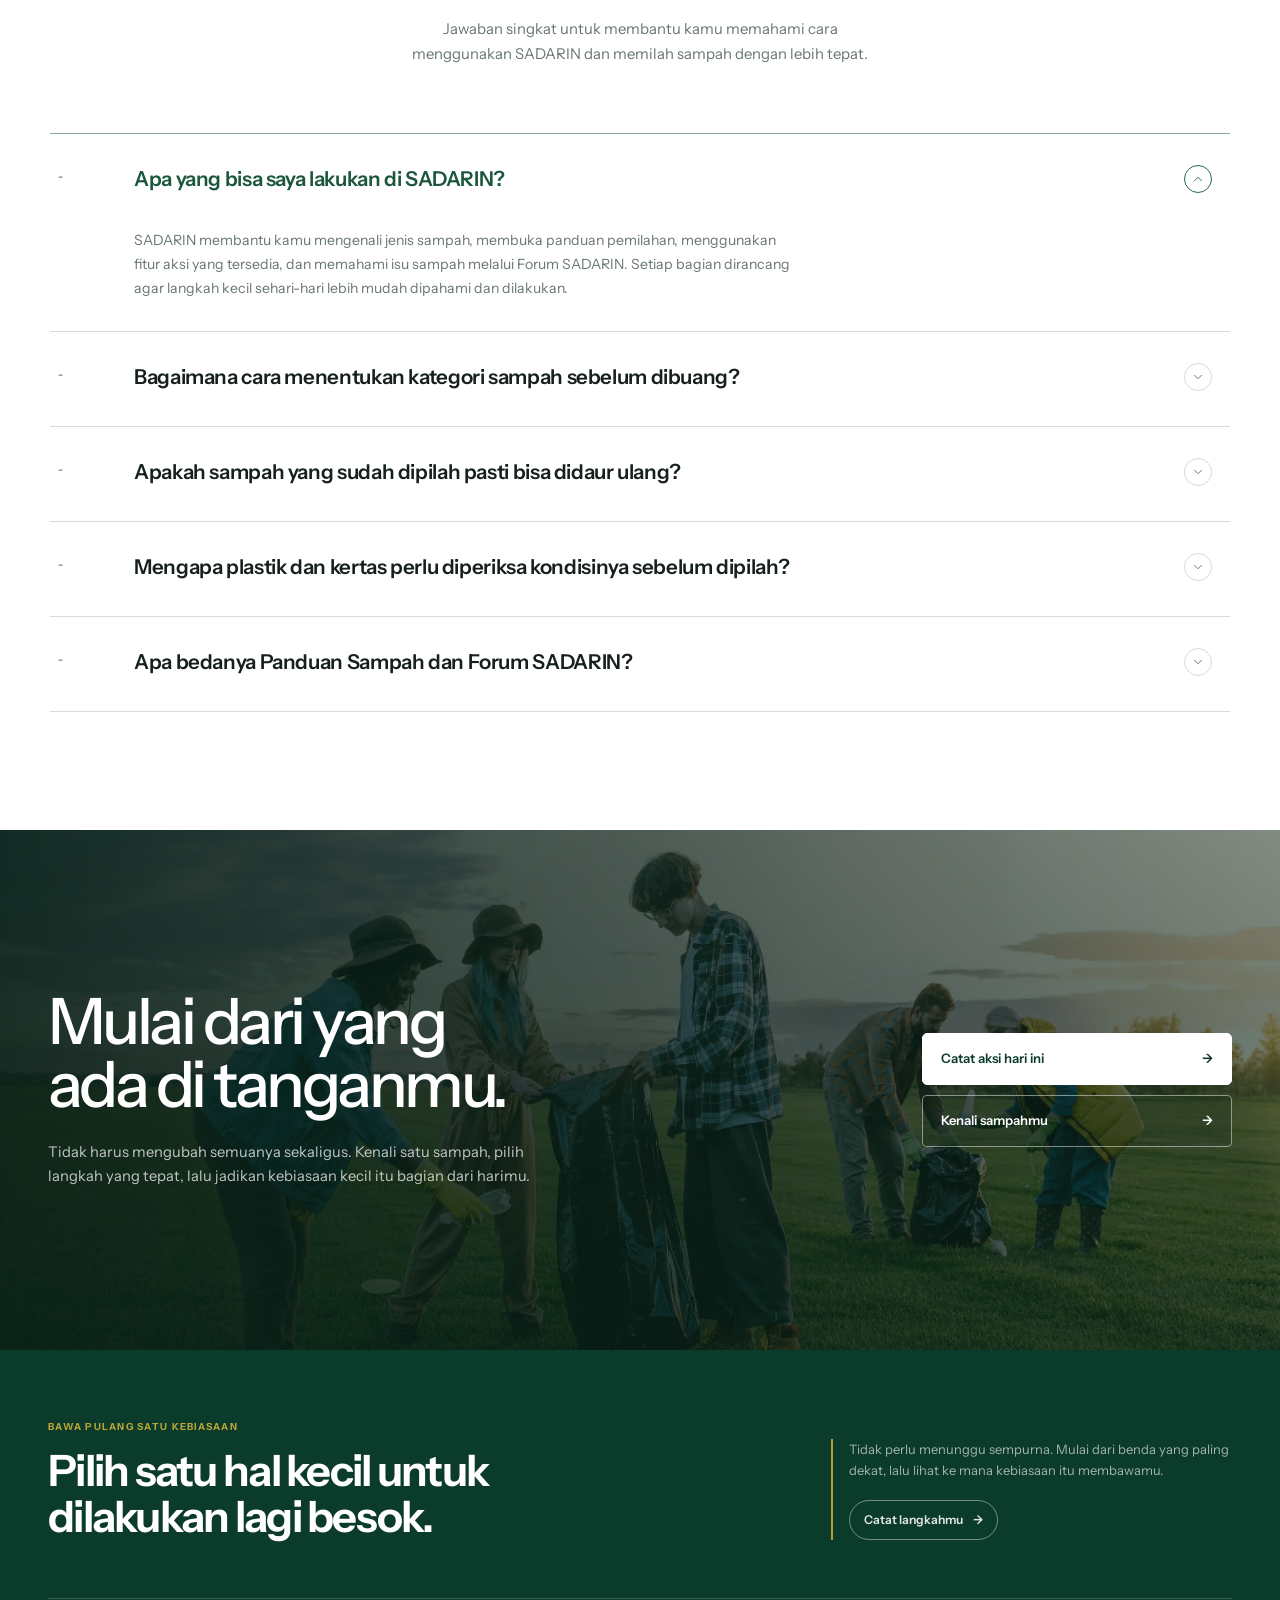
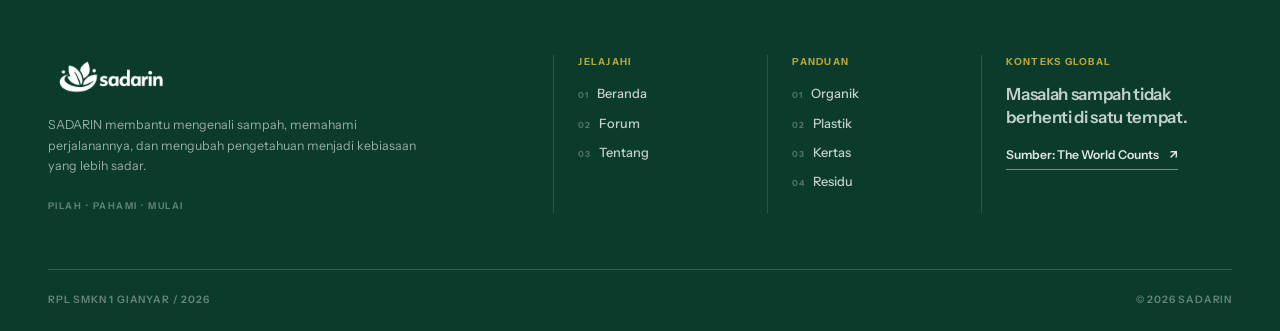
<file: tentang.html>
<!DOCTYPE html>
<html lang="id">
<head>
  <meta charset="UTF-8">
  <meta name="viewport" content="width=device-width, initial-scale=1.0">
  <meta name="description" content="Tentang SADARIN.">
  <title>Tentang SADARIN</title>
  <link rel="preconnect" href="https://fonts.googleapis.com">
  <link rel="preconnect" href="https://fonts.gstatic.com" crossorigin>
  <link href="https://fonts.googleapis.com/css2?family=Instrument+Sans:wght@400;500;600;700&display=swap" rel="stylesheet">
  <link rel="stylesheet" href="css/style.css">
  <link rel="stylesheet" href="css/forum.css?v=20260826">
  <link rel="icon" href="assets/logo/logo-sadarin.svg">
</head>
<body class="about-page">
  <!-- =====================================================
       HEADER / NAVIGATION
  ====================================================== -->
  <header class="site-header" id="siteHeader">
    <svg class="nav-icon-sprite" aria-hidden="true">
      <symbol id="icon-organic" viewBox="0 0 24 24">
        <path d="M19.5 4.5C13 4.8 7.8 7.1 5.7 11.1c-1.7 3.2-.6 6.8 2.4 7.8 3.2 1.1 6.1-.8 7.1-4.1.8-2.7 1.9-5.7 4.3-10.3Z"/>
        <path d="M4.8 20c2.7-4.8 5.8-7.8 10.2-9.7"/>
      </symbol>
      <symbol id="icon-plastic" viewBox="0 0 24 24">
        <path d="M9.5 3h5M10 3v3.8L8 9.5v9A2.5 2.5 0 0 0 10.5 21h3a2.5 2.5 0 0 0 2.5-2.5v-9l-2-2.7V3"/>
        <path d="M8 12h8M8 17h8"/>
      </symbol>
      <symbol id="icon-paper" viewBox="0 0 24 24">
        <path d="M6 3.5h8l4 4V21H6Z"/>
        <path d="M14 3.5V8h4M9 12h6M9 15.5h6"/>
      </symbol>
      <symbol id="icon-residue" viewBox="0 0 24 24">
        <path d="M9.5 5.5 8 3h8l-1.5 2.5M8.7 8h6.6c2.2 2.8 3.2 5.6 3.2 8.3 0 3.1-2.2 4.7-6.5 4.7s-6.5-1.6-6.5-4.7C5.5 13.6 6.5 10.8 8.7 8Z"/>
        <path d="M8.2 8h7.6"/>
      </symbol>
    </svg>
    <div class="nav-container">
      <a href="index.html" class="site-logo" aria-label="SADARIN — Beranda">
        <img src="assets/logo/logo-sadarin.svg" alt="SADARIN">
      </a>
      <nav class="desktop-nav" aria-label="Navigasi utama">
        <a href="index.html">Beranda</a>
        <div class="nav-guide-desktop" data-guide-desktop>
          <button class="nav-guide-trigger" type="button" aria-expanded="false" aria-controls="guideMega">
            <span>Panduan Sampah</span>
            <svg class="nav-guide-chevron" viewBox="0 0 24 24" fill="none" aria-hidden="true">
              <path d="m7 9.5 5 5 5-5" stroke="currentColor" stroke-width="1.8" stroke-linecap="round" stroke-linejoin="round"/>
            </svg>
          </button>
          <div class="guide-mega" id="guideMega" aria-hidden="true">
            <div class="guide-mega-inner">
              <ul class="guide-mega-categories">
                <li>
                  <a href="organik.html" class="guide-mega-item guide-organic">
                    <span class="guide-mega-icon"><svg aria-hidden="true"><use href="#icon-organic"></use></svg></span>
                    <span class="guide-mega-copy"><strong>Organik</strong></span>
                    <span class="guide-mega-arrow" aria-hidden="true">→</span>
                  </a>
                </li>
                <li>
                  <a href="plastik.html" class="guide-mega-item guide-plastic">
                    <span class="guide-mega-icon"><svg aria-hidden="true"><use href="#icon-plastic"></use></svg></span>
                    <span class="guide-mega-copy"><strong>Plastik</strong></span>
                    <span class="guide-mega-arrow" aria-hidden="true">→</span>
                  </a>
                </li>
                <li>
                  <a href="kertas.html" class="guide-mega-item guide-paper">
                    <span class="guide-mega-icon"><svg aria-hidden="true"><use href="#icon-paper"></use></svg></span>
                    <span class="guide-mega-copy"><strong>Kertas</strong></span>
                    <span class="guide-mega-arrow" aria-hidden="true">→</span>
                  </a>
                </li>
                <li>
                  <a href="residu.html" class="guide-mega-item guide-residue">
                    <span class="guide-mega-icon"><svg aria-hidden="true"><use href="#icon-residue"></use></svg></span>
                    <span class="guide-mega-copy"><strong>Residu</strong></span>
                    <span class="guide-mega-arrow" aria-hidden="true">→</span>
                  </a>
                </li>
              </ul>
            </div>
          </div>
        </div>
        <a href="forum.html">Forum</a>
        <a href="tentang.html" class="active" aria-current="page">Tentang</a>
      </nav>
      <a href="jejak-hijau.html" class="nav-action">
        <span>Catat Aksi</span>
        <span aria-hidden="true">↗</span>
      </a>
      <button class="menu-toggle" type="button" aria-label="Buka menu" aria-expanded="false" aria-controls="mobileNav">
        <span></span>
        <span></span>
        <span></span>
      </button>
    </div>

    <nav class="mobile-nav" id="mobileNav" aria-label="Navigasi mobile" aria-hidden="true">
      <button class="mobile-nav-backdrop" type="button" aria-label="Tutup menu"></button>
      <div class="mobile-nav-panel" tabindex="-1">
        <div class="mobile-nav-meta">
          <span>Menu</span>
          <span>Pilih tujuan</span>
        </div>
        <div class="mobile-nav-links">
          <a href="index.html">
            <small>01</small>
            <span>Beranda</span>
          </a>
          <div class="mobile-guide">
            <button class="mobile-guide-trigger" type="button" aria-expanded="false" aria-controls="mobileGuidePanel">
              <small>02</small>
              <span>Panduan Sampah</span>
              <svg viewBox="0 0 24 24" fill="none" aria-hidden="true">
                <path d="m7 9.5 5 5 5-5" stroke="currentColor" stroke-width="1.8" stroke-linecap="round" stroke-linejoin="round"/>
              </svg>
            </button>
            <div class="mobile-guide-panel" id="mobileGuidePanel" aria-hidden="true">
              <a href="organik.html">
                <span class="mobile-guide-icon"><svg aria-hidden="true"><use href="#icon-organic"></use></svg></span>
                <span class="mobile-guide-name">Organik<small>Kembali ke tanah</small></span>
                <span aria-hidden="true">→</span>
              </a>
              <a href="plastik.html">
                <span class="mobile-guide-icon"><svg aria-hidden="true"><use href="#icon-plastic"></use></svg></span>
                <span class="mobile-guide-name">Plastik<small>Bersihkan sebelum dipilah</small></span>
                <span aria-hidden="true">→</span>
              </a>
              <a href="kertas.html">
                <span class="mobile-guide-icon"><svg aria-hidden="true"><use href="#icon-paper"></use></svg></span>
                <span class="mobile-guide-name">Kertas<small>Jaga tetap kering</small></span>
                <span aria-hidden="true">→</span>
              </a>
              <a href="residu.html">
                <span class="mobile-guide-icon"><svg aria-hidden="true"><use href="#icon-residue"></use></svg></span>
                <span class="mobile-guide-name">Residu<small>Pilihan pembuangan terakhir</small></span>
                <span aria-hidden="true">→</span>
              </a>
            </div>
          </div>
          <a href="forum.html">
            <small>03</small>
            <span>Forum</span>
          </a>
          <a href="tentang.html" class="active" aria-current="page">
            <small>04</small>
            <span>Tentang</span>
          </a>
        </div>
        <a href="jejak-hijau.html" class="mobile-nav-action">
          <span>Catat aksi</span>
          <span aria-hidden="true">↗</span>
        </a>
        <div class="mobile-nav-footer" aria-hidden="true">
          <span>Pilah · Pahami · Bertindak</span>
          <span>SADARIN / 2026</span>
        </div>
      </div>
    </nav>
  </header>

  <main>
    <section class="forum-hero" aria-labelledby="about-page-title">
      <img class="forum-hero__image" src="assets/images/tentang-hero.webp" alt="Ruang hijau dilihat dari udara" fetchpriority="high">
      <div class="forum-hero__overlay" aria-hidden="true"></div>
      <div class="forum-hero__container">
        <nav class="forum-breadcrumb" aria-label="Breadcrumb">
          <ol><li><a href="index.html">Beranda</a></li><li aria-current="page">Tentang</li></ol>
        </nav>
        <div class="forum-hero__title-panel">
          <span>Tentang SADARIN</span>
          <h1 id="about-page-title">Kenali SADARIN</h1>
        </div>
      </div>
    </section>

    <!-- =========================================================
     04 — TENTANG SADARIN
========================================================= -->
<section class="about-sadarin" id="tentang-sadarin">
  <div class="about-sadarin__container">
    <div class="about-sadarin__layout">
      <figure class="about-sadarin__media">
        <div class="about-sadarin__media-shape" aria-hidden="true"></div>
        <div class="about-sadarin__image-frame">
          <iframe src="https://www.youtube.com/embed/88eXGLIziRM?si=EVMQtILAk2gsKxv7" title="Video pengenalan SADARIN" loading="lazy" allow="accelerometer; autoplay; clipboard-write; encrypted-media; gyroscope; picture-in-picture; web-share" referrerpolicy="strict-origin-when-cross-origin" allowfullscreen>
          </iframe>
        </div>
      </figure>
      <div class="about-sadarin__content">
        <span class="about-sadarin__small-title">TENTANG SADARIN</span>
        <h2>Ruang sederhana untuk memahami ke mana sampah kita pergi.</h2>
        <p class="about-sadarin__description">
          SADARIN berawal dari kegelisahan yang dekat dengan keseharian: kita
          membuang sesuatu setiap hari, tetapi jarang tahu ke mana perjalanannya
          berlanjut. Karena itu, kami membantu orang mengenali sampah, mencatat
          kebiasaan, dan memilih langkah yang realistis—tanpa tuntutan untuk
          langsung sempurna.
        </p>
        <div class="about-sadarin__purpose">
          <h3>SADARIN membantu lewat tiga hal</h3>
          <div class="about-sadarin__purpose-grid">
            <div class="about-sadarin__purpose-item">
              <span></span>
              <strong>Kenali</strong>
            </div>
            <div class="about-sadarin__purpose-item">
              <span></span>
              <strong>Catat</strong>
            </div>
            <div class="about-sadarin__purpose-item">
              <span></span>
              <strong>Kurangi</strong>
            </div>
          </div>
        </div>
      </div>
    </div>
  </div>
  <div class="about-sadarin__decoration" aria-hidden="true"></div>
</section>

<section class="faq" id="faq" aria-labelledby="faq-title">
  <div class="faq__container">
    <header class="faq__head">
      <div class="faq__heading">
        <div class="faq__eyebrow">
          <span>FAQ</span>
        </div>
        <h2 id="faq-title">Pertanyaan yang<br><span>sering muncul.</span></h2>
      </div>
      <p>
        Jawaban singkat untuk membantu kamu memahami cara menggunakan SADARIN dan memilah sampah dengan lebih tepat.
      </p>
    </header>

    <div class="faq__list">
      <article class="faq-item is-open">
        <h3>
          <button class="faq-item__button" type="button" aria-expanded="true" aria-controls="faq-answer-01" id="faq-question-01">
            <span class="faq-item__number">-</span>
            <span class="faq-item__question">Apa yang bisa saya lakukan di SADARIN?</span>
            <span class="faq-item__chevron" aria-hidden="true">
              <svg viewBox="0 0 24 24"><path d="m6 9 6 6 6-6"></path></svg>
            </span>
          </button>
        </h3>
        <div class="faq-item__answer" id="faq-answer-01" role="region" aria-labelledby="faq-question-01" aria-hidden="false">
          <div><p>SADARIN membantu kamu mengenali jenis sampah, membuka panduan pemilahan, menggunakan fitur aksi yang tersedia, dan memahami isu sampah melalui Forum SADARIN. Setiap bagian dirancang agar langkah kecil sehari-hari lebih mudah dipahami dan dilakukan.</p></div>
        </div>
      </article>

      <article class="faq-item">
        <h3>
          <button class="faq-item__button" type="button" aria-expanded="false" aria-controls="faq-answer-02" id="faq-question-02">
            <span class="faq-item__number">-</span>
            <span class="faq-item__question">Bagaimana cara menentukan kategori sampah sebelum dibuang?</span>
            <span class="faq-item__chevron" aria-hidden="true">
              <svg viewBox="0 0 24 24"><path d="m6 9 6 6 6-6"></path></svg>
            </span>
          </button>
        </h3>
        <div class="faq-item__answer" id="faq-answer-02" role="region" aria-labelledby="faq-question-02" aria-hidden="true">
          <div><p>Mulai dari bahan utamanya, lalu periksa apakah sampah masih tercampur, basah, atau kotor. Setelah itu cocokkan dengan kategori Organik, Plastik, Kertas, atau Residu melalui Panduan Sampah untuk melihat contoh dan penanganan yang sesuai.</p></div>
        </div>
      </article>

      <article class="faq-item">
        <h3>
          <button class="faq-item__button" type="button" aria-expanded="false" aria-controls="faq-answer-03" id="faq-question-03">
            <span class="faq-item__number">-</span>
            <span class="faq-item__question">Apakah sampah yang sudah dipilah pasti bisa didaur ulang?</span>
            <span class="faq-item__chevron" aria-hidden="true">
              <svg viewBox="0 0 24 24"><path d="m6 9 6 6 6-6"></path></svg>
            </span>
          </button>
        </h3>
        <div class="faq-item__answer" id="faq-answer-03" role="region" aria-labelledby="faq-question-03" aria-hidden="true">
          <div><p>Tidak selalu. Kemungkinan suatu material dapat diproses kembali dipengaruhi oleh jenis bahan, kondisi, tingkat kontaminasi, serta fasilitas pengolahan yang tersedia. Memilah tetap penting karena membantu material mengikuti alur penanganan yang lebih sesuai.</p></div>
        </div>
      </article>

      <article class="faq-item">
        <h3>
          <button class="faq-item__button" type="button" aria-expanded="false" aria-controls="faq-answer-04" id="faq-question-04">
            <span class="faq-item__number">-</span>
            <span class="faq-item__question">Mengapa plastik dan kertas perlu diperiksa kondisinya sebelum dipilah?</span>
            <span class="faq-item__chevron" aria-hidden="true">
              <svg viewBox="0 0 24 24"><path d="m6 9 6 6 6-6"></path></svg>
            </span>
          </button>
        </h3>
        <div class="faq-item__answer" id="faq-answer-04" role="region" aria-labelledby="faq-question-04" aria-hidden="true">
          <div><p>Sisa makanan, cairan, atau kelembapan dapat mencemari material lain dan menyulitkan proses pemilahan. Mengosongkan wadah serta menjaga kertas tetap bersih dan kering membantu mempertahankan kondisi material sebelum masuk ke tahap berikutnya.</p></div>
        </div>
      </article>

      <article class="faq-item">
        <h3>
          <button class="faq-item__button" type="button" aria-expanded="false" aria-controls="faq-answer-05" id="faq-question-05">
            <span class="faq-item__number">-</span>
            <span class="faq-item__question">Apa bedanya Panduan Sampah dan Forum SADARIN?</span>
            <span class="faq-item__chevron" aria-hidden="true">
              <svg viewBox="0 0 24 24"><path d="m6 9 6 6 6-6"></path></svg>
            </span>
          </button>
        </h3>
        <div class="faq-item__answer" id="faq-answer-05" role="region" aria-labelledby="faq-question-05" aria-hidden="true">
          <div><p>Panduan Sampah membantu mengenali jenis material dan langkah awal penanganannya. Forum SADARIN membahas konteks yang lebih luas—mengapa suatu masalah terjadi, bagaimana kebiasaan kita berpengaruh, dan apa yang dapat dipelajari dari perjalanan sampah setelah dibuang.</p></div>
        </div>
      </article>
    </div>
  </div>
</section>

<section class="final-action" aria-labelledby="final-action-title" data-final-action>
  <img class="final-action__image" src="assets/images/short-info.webp" alt="Sekelompok warga memungut sampah bersama di ruang terbuka" loading="lazy">
  <div class="final-action__overlay" aria-hidden="true"></div>
  <div class="final-action__container">
    <div class="final-action__copy">
      <h2 id="final-action-title" data-final-reveal>Mulai dari yang ada di tanganmu.</h2>
      <p data-final-reveal>Tidak harus mengubah semuanya sekaligus. Kenali satu sampah, pilih langkah yang tepat, lalu jadikan kebiasaan kecil itu bagian dari harimu.</p>
    </div>
    <div class="final-action__actions" data-final-reveal>
      <a href="jejak-hijau.html" class="final-action__button final-action__button--primary">
        <span>Catat aksi hari ini</span>
        <span aria-hidden="true">→</span>
      </a>
      <a href="index.html#panduan-sampah" class="final-action__button final-action__button--secondary">
        <span>Kenali sampahmu</span>
        <span aria-hidden="true">→</span>
      </a>
    </div>
  </div>
</section>


  </main>

  <!-- =====================================================
       FOOTER
  ====================================================== -->
  <footer class="site-footer">
    <div class="site-footer__container">
      <div class="site-footer__message">
        <div>
          <span class="site-footer__label">Bawa pulang satu kebiasaan</span>
          <h2>Pilih satu hal kecil untuk dilakukan lagi besok.</h2>
        </div>
        <div class="site-footer__message-copy">
          <p>Tidak perlu menunggu sempurna. Mulai dari benda yang paling dekat, lalu lihat ke mana kebiasaan itu membawamu.</p>
          <a href="jejak-hijau.html">
            <span>Catat langkahmu</span>
            <span aria-hidden="true">→</span>
          </a>
        </div>
      </div>

      <div class="site-footer__grid">
        <div class="site-footer__brand">
          <img src="assets/logo/logo-sadarin.svg" alt="SADARIN">
          <p>SADARIN membantu mengenali sampah, memahami perjalanannya, dan mengubah pengetahuan menjadi kebiasaan yang lebih sadar.</p>
        </div>

        <nav class="site-footer__column" aria-label="Jelajahi SADARIN">
          <span class="site-footer__label">Jelajahi</span>
          <a href="index.html">Beranda</a>
          <a href="forum.html">Forum</a>
          <a href="tentang.html">Tentang</a>
        </nav>

        <nav class="site-footer__column" aria-label="Panduan Sampah">
          <span class="site-footer__label">Panduan</span>
          <a href="organik.html">Organik</a>
          <a href="plastik.html">Plastik</a>
          <a href="kertas.html">Kertas</a>
          <a href="residu.html">Residu</a>
        </nav>

        <div class="site-footer__context">
          <span class="site-footer__label">Konteks Global</span>
          <p>Masalah sampah tidak berhenti di satu tempat.</p>
          <a href="https://www.theworldcounts.com/" target="_blank" rel="noopener noreferrer">
            <span>Sumber: The World Counts</span>
            <span aria-hidden="true">↗</span>
          </a>
        </div>
      </div>

      <div class="site-footer__bottom">
        <span>RPL SMKN 1 GIANYAR / 2026</span>
        <span>© 2026 SADARIN</span>
      </div>
    </div>
  </footer>
  <div class="floating-actions">
    <div class="floating-score">
      <span class="floating-score__mark" aria-hidden="true"></span>
      <span class="floating-score__name">SadarPoint</span>
      <strong class="floating-score__value" data-sadarpoint-value>0</strong>
      <span class="floating-score__unit">pts</span>
    </div>

    <a href="https://wa.me/6285180676238" rel="noopener" target="_blank" class="floating-whatsapp" aria-label="WhatsApp SADARIN — nomor belum tersedia" aria-disabled="true" title="Nomor WhatsApp SADARIN belum tersedia">
      <span class="floating-whatsapp__label">Tanya SADARIN</span>
      <svg viewBox="0 0 24 24" aria-hidden="true">
        <path d="M20.5 11.8a8.5 8.5 0 0 1-12.7 7.4l-4.3 1.3 1.3-4.2a8.5 8.5 0 1 1 15.7-4.5Z"/>
        <path d="M8.1 7.5c.2-.4.4-.5.8-.5h.5c.2 0 .4.1.5.4l.8 2c.1.3.1.5-.1.7l-.7.8c-.2.2-.1.4 0 .6.7 1.2 1.7 2.2 3 2.8.2.1.4.1.6-.1l.9-1c.2-.2.4-.2.7-.1l2 .9c.3.1.4.3.4.5 0 .6-.3 1.5-.8 2-.6.5-1.4.7-2.2.5-1.3-.3-2.9-1-4.6-2.5-1.4-1.3-2.4-2.8-2.9-4.1-.4-1-.4-1.8-.1-2.4Z"/>
      </svg>
    </a>
  </div>
  <script src="js/index.js?v=20260824"></script>
  <script src="js/sadarin.js?v=20260828"></script>
</body>
</html>
</file>
<file: css/style.css>
:root {
  --green-950: #0b3b2b;
  --green-900: #123e2c;
  --green-800: #1b563d;
  --green-700: #28684c;
  --green-soft: #668574;
  --paper: #f6f7f3;
  --surface: #ffffff;
  --ink: #17211b;
  --muted: #68776f;
  --line: #dce3de;
  --yellow: #e2be38;
  --container: 1320px;
  --side-gap: 20px;
  --header-height: 76px;
  --ease: cubic-bezier(.22, .61, .36, 1);
  --ease-out: cubic-bezier(.22, 1, .36, 1);
  --font-sadarin: "Instrument Sans", sans-serif;
}

/* =========================================================
   RESET / BASE
========================================================= */
*,
*::before,
*::after {
  box-sizing: border-box;
  margin: 0;
  padding: 0;
}

html {
  scroll-behavior: smooth;
  scroll-padding-top: calc(var(--header-height) + 20px);
}

body {
  min-width: 0;
  background: var(--surface);
  color: var(--ink);
  font-family: var(--font-sadarin);
  line-height: 1.5;
}

body.menu-open {
  overflow: hidden;
}

img {
  display: block;
  max-width: 100%;
}

svg {
  display: block;
}

a {
  color: inherit;
  text-decoration: none;
}

button {
  color: inherit;
  font: inherit;
}

button,
a {
  -webkit-tap-highlight-color: transparent;
}

button:focus-visible,
a:focus-visible {
  outline: 2px solid var(--yellow);
  outline-offset: 4px;
}

#realitas-sampah,
#fitur-sadarin,
#tentang-sadarin,
#panduan-sampah,
#forum-sadarin,
#faq,
#organik,
#plastik,
#kertas,
#residu {
  scroll-margin-top: calc(var(--header-height) + 20px);
}

/* =========================================================
   NAVIGATION
========================================================= */
.site-header {
  --header-surface: transparent;
  position: fixed;
  inset: 0 0 auto;
  z-index: 30;
  width: 100%;
  background: var(--header-surface);
  border-bottom: 2px solid transparent;
  box-shadow: none;
  color: #fbfaf4;
  transition: background-color 400ms var(--ease-out), border-color 400ms var(--ease-out), box-shadow 400ms var(--ease-out), color 400ms var(--ease-out);
}

.site-header.is-scrolled {
  --header-height: 68px;
  --header-surface: #ffff;
  border-bottom-color: rgba(11, 59, 43, 0.593) ;
  box-shadow: 0 5px 20px rgba(11, 59, 43, 0.849);
  color: var(--green-950);
}

.nav-container {
  position: relative;
  z-index: 2;
  display: flex;
  align-items: center;
  justify-content: space-between;
  width: min(calc(100% - (var(--side-gap) * 2)), var(--container));
  height: var(--header-height);
  margin-inline: auto;
  transition: height 400ms var(--ease-out);
}

.nav-icon-sprite {
  position: absolute;
  width: 0;
  height: 0;
  overflow: hidden;
}

.nav-icon-sprite symbol {
  fill: none;
  stroke: currentColor;
  stroke-width: 1.7;
  stroke-linecap: round;
  stroke-linejoin: round;
}

.site-logo {
  display: inline-flex;
  align-items: center;
  width: 106px;
  flex: 0 0 auto;
}

.site-logo img {
  width: 100%;
  height: auto;
  filter: brightness(0) invert(1);
  transition: filter 400ms var(--ease-out);
}

.site-header.is-scrolled .site-logo img {
  filter: none;
}

.desktop-nav,
.nav-action,
.nav-guide-desktop {
  display: none;
}

.menu-toggle {
  position: relative;
  display: block;
  width: 44px;
  height: 44px;
  padding: 0;
  border: 0;
  background: transparent;
  color: #fbfaf4;
  cursor: pointer;
  transition: color 400ms var(--ease-out);
}

.menu-toggle span {
  position: absolute;
  top: 50%;
  right: 0;
  display: block;
  width: 25px;
  height: 1.5px;
  background: currentColor;
  border-radius: 2px;
  transform-origin: center;
  transition: opacity 180ms ease, transform 360ms var(--ease-out), width 260ms var(--ease-out);
}

.site-header.is-scrolled .menu-toggle {
  color: var(--green-950);
}

.menu-toggle span:first-child {
  transform: translateY(-7px);
}

.menu-toggle span:nth-child(2) {
  width: 18px;
  transform: translateY(-.75px);
}

.menu-toggle span:last-child {
  transform: translateY(5.5px);
}

.site-header.is-menu-open .menu-toggle span:first-child {
  transform: translateY(-.75px) rotate(45deg);
}

.site-header.is-menu-open .menu-toggle span:nth-child(2) {
  width: 25px;
  opacity: 0;
  transform: translateY(-.75px) scaleX(.35);
}

.site-header.is-menu-open .menu-toggle span:last-child {
  transform: translateY(-.75px) rotate(-45deg);
}

/* =========================================================
   MOBILE NAVIGATION
========================================================= */
.mobile-nav {
  position: fixed;
  inset: var(--header-height) 0 0;
  z-index: 1;
  display: grid;
  grid-template-columns: minmax(0, 1fr);
  visibility: hidden;
  pointer-events: none;
  transition: visibility 0s linear 420ms;
}

.mobile-nav.open {
  visibility: visible;
  pointer-events: auto;
  transition-delay: 0s;
}

.mobile-nav-backdrop {
  position: absolute;
  inset: 0;
  width: 100%;
  height: 100%;
  padding: 0;
  border: 0;
  background: rgba(7, 29, 21, .28);
  opacity: 0;
  cursor: default;
  transition: opacity 360ms ease;
}

.mobile-nav.open .mobile-nav-backdrop {
  opacity: 1;
}

.mobile-nav-panel {
  position: relative;
  z-index: 1;
  display: flex;
  flex-direction: column;
  width: 100%;
  height: 100%;
  margin-left: auto;
  padding: 22px var(--side-gap) max(20px, env(safe-area-inset-bottom));
  overflow-y: auto;
  overscroll-behavior: contain;
  background: var(--green-950);
  color: #fff;
  opacity: 0;
  transform: translateY(-8px);
  transition: opacity 260ms ease, transform 360ms var(--ease-out);
}

.mobile-nav.open .mobile-nav-panel {
  opacity: 1;
  transform: translateY(0);
}

.mobile-nav-meta,
.mobile-nav-links > a,
.mobile-guide,
.mobile-nav-action,
.mobile-nav-footer {
  opacity: 0;
  transform: translateY(-5px);
  transition: opacity 180ms ease, transform 280ms var(--ease-out);
}

.mobile-nav.open .mobile-nav-meta,
.mobile-nav.open .mobile-nav-links > a,
.mobile-nav.open .mobile-guide,
.mobile-nav.open .mobile-nav-action,
.mobile-nav.open .mobile-nav-footer {
  opacity: 1;
  transform: translateY(0);
}

.mobile-nav.open .mobile-nav-meta { transition-delay: 70ms; }
.mobile-nav.open .mobile-nav-links > a:nth-child(1) { transition-delay: 100ms; }
.mobile-nav.open .mobile-guide { transition-delay: 130ms; }
.mobile-nav.open .mobile-nav-links > a:nth-child(3) { transition-delay: 160ms; }
.mobile-nav.open .mobile-nav-links > a:nth-child(4) { transition-delay: 190ms; }
.mobile-nav.open .mobile-nav-action { transition-delay: 220ms; }
.mobile-nav.open .mobile-nav-footer { transition-delay: 250ms; }

.mobile-nav-meta {
  display: flex;
  justify-content: space-between;
  gap: 20px;
  padding-bottom: 17px;
  border-bottom: 1px solid rgba(255, 255, 255, .16);
  color: rgba(255, 255, 255, .55);
  font-size: .625rem;
  font-weight: 600;
  letter-spacing: .14em;
  text-transform: uppercase;
}

.mobile-nav-links {
  margin-top: 10px;
}

.mobile-nav-links > a,
.mobile-guide-trigger {
  display: grid;
  grid-template-columns: 34px minmax(0, 1fr) auto;
  align-items: center;
  width: 100%;
  min-height: 54px;
  padding: 8px 0;
  border: 0;
  border-bottom: 1px solid rgba(255, 255, 255, .15);
  background: transparent;
  color: #fff;
  text-align: left;
}

.mobile-nav-links > a {
  transition: color 180ms ease, border-color 180ms ease;
}

.mobile-nav-links > a:hover,
.mobile-nav-links > a:focus-visible {
  border-bottom-color: rgba(255, 255, 255, .36);
  color: var(--yellow);
}

.mobile-nav-links > a.active {
  border-bottom-color: rgba(255, 255, 255, .34);
}

.mobile-nav-links > a.active small {
  color: var(--yellow);
}

.mobile-nav-links small,
.mobile-guide-trigger > small {
  color: rgba(255, 255, 255, .48);
  font-size: .625rem;
  font-weight: 600;
  letter-spacing: .08em;
}

.mobile-nav-links > a > span,
.mobile-guide-trigger > span {
  font-size: clamp(1.05rem, 4.8vw, 1.25rem);
  font-weight: 500;
  letter-spacing: -.025em;
}

.mobile-guide-trigger {
  cursor: pointer;
}

.mobile-guide-trigger > svg {
  width: 18px;
  height: 18px;
  color: rgba(255, 255, 255, .68);
  transition: transform 220ms var(--ease-out);
}

.mobile-guide.is-open .mobile-guide-trigger > svg {
  transform: rotate(180deg);
}

.mobile-guide-panel {
  max-height: 0;
  overflow: hidden;
  opacity: 0;
  visibility: hidden;
  transform: translateY(-6px);
  transition: max-height 380ms var(--ease-out), opacity 240ms ease, transform 380ms var(--ease-out), visibility 0s linear 380ms;
}

.mobile-guide.is-open .mobile-guide-panel {
  max-height: 304px;
  opacity: 1;
  visibility: visible;
  transform: translateY(0);
  transition-delay: 0s;
}

.mobile-guide-panel > a {
  display: grid;
  grid-template-columns: 22px minmax(0, 1fr) auto;
  align-items: center;
  gap: 12px;
  min-height: 58px;
  padding: 8px 0 8px 34px;
  border-bottom: 1px solid rgba(255, 255, 255, .11);
  color: #fff;
}

.mobile-guide-icon {
  display: inline-flex;
  width: 22px;
  height: 22px;
  color: var(--yellow);
}

.mobile-guide-icon svg {
  width: 22px;
  height: 22px;
  fill: none;
  stroke: currentColor;
  stroke-width: 1.7;
  stroke-linecap: round;
  stroke-linejoin: round;
}

.mobile-guide-name {
  display: flex;
  flex-direction: column;
  gap: 2px;
  font-size: .9rem;
  font-weight: 600;
}

.mobile-guide-name small {
  color: rgba(255, 255, 255, .52);
  font-size: .7rem;
  font-weight: 400;
  letter-spacing: 0;
}

.mobile-guide-panel > a > span:last-child {
  color: rgba(255, 255, 255, .44);
  font-size: .8rem;
  transition: transform 180ms ease;
}

.mobile-guide-panel > a:hover > span:last-child {
  transform: translateX(3px);
}

.mobile-nav-action {
  display: flex;
  align-items: center;
  justify-content: space-between;
  gap: 20px;
  min-height: 48px;
  margin-top: 18px;
  padding: 0 0 8px;
  border-bottom: 1px solid rgba(255, 255, 255, .42);
  font-size: .9rem;
  font-weight: 600;
}

.mobile-nav-action span:last-child {
  transition: transform 200ms var(--ease-out);
}

.mobile-nav-action:hover span:last-child,
.mobile-nav-action:focus-visible span:last-child {
  transform: translate(2px, -2px);
}

.mobile-nav-footer {
  display: flex;
  justify-content: space-between;
  gap: 18px;
  margin-top: auto;
  padding-top: 24px;
  color: rgba(255, 255, 255, .42);
  font-size: .59rem;
  font-weight: 600;
  letter-spacing: .11em;
  text-transform: uppercase;
}

/* =========================================================
   HERO
========================================================= */
.hero {
  position: relative;
  isolation: isolate;
  width: 100%;
  overflow: hidden;
  background: var(--green-950);
  color: #fbfaf4;
}

.hero-swiper {
  width: 100%;
  overflow: hidden;
  background: var(--green-950);
}

.hero-swiper .swiper-wrapper {
  align-items: stretch;
}

.hero-slide {
  position: relative;
  isolation: isolate;
  width: 100%;
  height: auto;
  min-height: clamp(760px, 92svh, 900px);
  overflow: hidden;
  background: var(--green-950);
}

.hero-slide::after {
  content: "";
  position: absolute;
  inset: 0;
  z-index: 1;
  background:
    linear-gradient(180deg, rgba(7, 31, 22, .68) 0%, rgba(7, 31, 22, .32) 28%, rgba(7, 31, 22, .28) 62%, rgba(7, 31, 22, .76) 100%),
    linear-gradient(90deg, rgba(7, 31, 22, .74) 0%, rgba(7, 31, 22, .48) 58%, rgba(7, 31, 22, .24) 100%);
  pointer-events: none;
}

.hero-container {
  position: static;
  display: flex;
  flex-direction: column;
  align-items: flex-start;
  width: min(calc(100% - (var(--side-gap) * 2)), var(--container));
  min-height: clamp(760px, 92svh, 900px);
  margin-inline: auto;
  padding: calc(var(--header-height) + 28px) 0 154px;
}

.hero-content {
  position: relative;
  z-index: 2;
  display: flex;
  flex-direction: column;
  align-items: flex-start;
  width: min(100%, 520px);
  min-width: 0;
  margin-top: clamp(10px, 3.5svh, 34px);
}

.hero-kicker {
  display: flex;
  align-items: center;
  gap: 11px;
  margin-bottom: 14px;
  color: rgba(251, 250, 244, .74);
  font-size: .68rem;
  font-weight: 600;
  letter-spacing: .045em;
}

.hero-kicker > span:first-child {
  color: rgba(251, 250, 244, .56);
}

.kicker-line {
  width: 34px;
  height: 1px;
  background: rgba(251, 250, 244, .38);
}

.hero-content h1,
.hero-content h2 {
  max-width: 12.5ch;
  color: #fbfaf4;
  font-size: clamp(2.5rem, 11.2vw, 2.75rem);
  font-weight: 500;
  line-height: 1.04;
  letter-spacing: -.035em;
  text-wrap: balance;
}

.hero-slide--02 .hero-content h2 {
  max-width: 13.5ch;
  font-size: clamp(2.5rem, 10.7vw, 2.68rem);
}

.hero-content p {
  max-width: 39ch;
  margin-top: 16px;
  color: rgba(251, 250, 244, .78);
  font-size: .84rem;
  line-height: 1.58;
}

.primary-button {
  display: inline-flex;
  align-items: center;
  gap: 20px;
  width: fit-content;
  min-height: 44px;
  margin-top: 20px;
  padding: 0 17px;
  border-radius: 6px;
  background: #fbfaf4;
  color: var(--green-950);
  font-size: .75rem;
  font-weight: 600;
  transition: background-color 220ms ease, color 220ms ease, transform 260ms var(--ease-out);
}

.primary-button:hover {
  background: #eef1e9;
  color: var(--green-800);
  transform: translateY(-2px);
}

.hero-media {
  position: absolute;
  inset: 0;
  width: 100%;
  height: 100%;
}

.media-frame {
  position: relative;
  width: 100%;
  height: 100%;
}

.media-frame img {
  position: absolute;
  inset: 0;
  z-index: 0;
  width: 100%;
  max-width: none;
  height: 100%;
  object-fit: cover;
  background: #d7ddd9;
}

.hero-slide--01 .media-frame img {
  object-position: 66% 50%;
}

.hero-slide--02 .media-frame img {
  object-position: 50% 50%;
}

.hero-slide--03 .media-frame img {
  object-position: 42% 50%;
}

.media-frame figcaption {
  position: absolute;
  z-index: 2;
  inset: auto var(--side-gap) 84px;
  display: grid;
  grid-template-columns: 24px minmax(0, 1fr);
  align-items: flex-start;
  gap: 9px;
  width: min(460px, calc(100% - (var(--side-gap) * 2)));
  padding-top: 11px;
  border-top: 1px solid rgba(251, 250, 244, .26);
  color: rgba(251, 250, 244, .66);
  font-size: .68rem;
  line-height: 1.45;
}

.caption-index {
  color: rgba(251, 250, 244, .92);
  font-size: .62rem;
  font-weight: 600;
  letter-spacing: .04em;
}

.hero-swiper .hero-kicker,
.hero-swiper .hero-content h1,
.hero-swiper .hero-content h2,
.hero-swiper .hero-content p,
.hero-swiper .primary-button {
  opacity: 0;
  transform: translateY(10px);
  transition: opacity 480ms ease, transform 600ms var(--ease-out);
}

.hero-swiper .hero-content h1,
.hero-swiper .hero-content h2 {
  transition-delay: 60ms;
}

.hero-swiper .hero-content p {
  transition-delay: 110ms;
}

.hero-swiper .primary-button {
  transition-delay: 160ms;
}

.hero-swiper .swiper-slide-active .hero-kicker,
.hero-swiper .swiper-slide-active .hero-content h1,
.hero-swiper .swiper-slide-active .hero-content h2,
.hero-swiper .swiper-slide-active .hero-content p,
.hero-swiper .swiper-slide-active .primary-button {
  opacity: 1;
  transform: translateY(0);
}

.hero-controller-inner {
  display: grid;
  grid-template-columns: auto minmax(0, 1fr);
  align-items: center;
  gap: 18px;
  width: min(calc(100% - (var(--side-gap) * 2)), var(--container));
  min-height: 66px;
  margin-inline: auto;
  border-top: 1px solid rgba(251, 250, 244, .26);
}

.hero-controller {
  position: absolute;
  inset: auto 0 0;
  z-index: 4;
  color: #fbfaf4;
}

.hero-arrows {
  display: flex;
  align-items: center;
  gap: 8px;
}

.hero-prev,
.hero-next {
  display: grid;
  place-items: center;
  width: 34px;
  height: 34px;
  padding: 0;
  border: 1px solid rgba(251, 250, 244, .42);
  border-radius: 3px;
  background: transparent;
  color: #fbfaf4;
  cursor: pointer;
  transition: color 200ms ease, background-color 200ms ease, border-color 200ms ease;
}

.hero-prev:hover,
.hero-next:hover {
  background: #fbfaf4;
  border-color: #fbfaf4;
  color: var(--green-950);
}

.hero-counter {
  display: flex;
  align-items: baseline;
  justify-content: center;
  gap: 4px;
  min-width: 48px;
  color: #fbfaf4;
  font-size: .75rem;
  font-weight: 600;
  text-align: center;
}

.hero-current,
.hero-total {
  font-variant-numeric: tabular-nums;
}

.hero-counter-separator,
.hero-total {
  color: rgba(251, 250, 244, .54);
}

.hero-progress {
  width: 100%;
  height: 1px;
  overflow: hidden;
  background: rgba(251, 250, 244, .25);
}

.hero-progress span {
  display: block;
  width: 33.333%;
  height: 100%;
  background: #fbfaf4;
  transform: translateX(0);
  transition: transform 600ms var(--ease-out);
}

.hero-tabs {
  display: none;
}

@media (max-width: 767px) {
  .hero-slide,
  .hero-container {
    min-height: clamp(640px, 82svh, 700px);
  }
}

/* =========================================================
   REALITAS SAMPAH
========================================================= */
.waste-reality {
  position: relative;
  overflow: hidden;
  padding: 64px 0 62px;
  background: var(--green-950);
  color: #f4f7f2;
}

.waste-reality__container {
  width: min(calc(100% - (var(--side-gap) * 2)), var(--container));
  margin-inline: auto;
}

.waste-reality__top {
  margin-bottom: 32px;
}

.waste-reality__side-note {
  color: rgba(255, 255, 255, .48);
  font-size: .625rem;
  font-weight: 700;
  line-height: 1.4;
  letter-spacing: .18em;
  text-align: left;
  text-transform: uppercase;
}

.waste-reality__main {
  display: grid;
  gap: 38px;
}

.waste-reality__heading {
  max-width: 650px;
  color: #f5f7f2;
  font-size: clamp(2.4rem, 10vw, 3.55rem);
  font-weight: 500;
  line-height: 1.02;
  letter-spacing: -.045em;
}

.waste-reality__heading span {
  display: inline-block;
  color: #f1c73b;
}

.waste-reality__intro {
  max-width: 560px;
  margin-bottom: 28px;
  color: rgba(255, 255, 255, .7);
  font-size: .94rem;
  line-height: 1.68;
}

.waste-reality__list {
  border-top: 1px solid rgba(255, 255, 255, .18);
}

.waste-reality__item {
  display: grid;
  grid-template-columns: 32px minmax(0, 1fr) 7px;
  gap: 13px;
  padding: 18px 0 20px;
  border-bottom: 1px solid rgba(255, 255, 255, .18);
}

.waste-reality__item-number {
  padding-top: 5px;
  color: rgba(255, 255, 255, .4);
  font-size: .625rem;
  font-weight: 700;
  letter-spacing: .1em;
}

.waste-reality__item-content h3 {
  margin-bottom: 6px;
  color: #fff;
  font-size: 1.24rem;
  font-weight: 500;
  line-height: 1.15;
  letter-spacing: -.02em;
}

.waste-reality__item-content p {
  max-width: 500px;
  color: rgba(255, 255, 255, .6);
  font-size: .8rem;
  line-height: 1.66;
}

.waste-reality__item-mark {
  width: 6px;
  height: 6px;
  margin-top: 7px;
  border-radius: 50%;
  background: #f1c73b;
}

.waste-reality__bottom {
  display: flex;
  flex-direction: column;
  gap: 20px;
  margin-top: 38px;
  padding-top: 18px;
  border-top: 1px solid rgba(255, 255, 255, .12);
}

.waste-reality__bottom > p {
  max-width: 420px;
  color: rgba(255, 255, 255, .45);
  font-size: .75rem;
  line-height: 1.62;
}

.waste-reality__next {
  display: inline-flex;
  align-items: center;
  gap: 11px;
  width: fit-content;
  color: #fff;
  font-size: .7rem;
  font-weight: 700;
  letter-spacing: .04em;
}

.waste-reality__next-line {
  width: 26px;
  height: 1px;
  background: rgba(255, 255, 255, .4);
  transition: width 220ms ease, background-color 220ms ease;
}

.waste-reality__next svg {
  width: 17px;
  height: 17px;
  transition: transform 220ms ease;
}

.waste-reality__next:hover .waste-reality__next-line {
  width: 40px;
  background: #f1c73b;
}

.waste-reality__next:hover svg {
  transform: translateX(3px);
}

.waste-reality [data-reveal] {
  opacity: 0;
  transform: translateY(18px);
  transition: opacity 580ms var(--ease-out), transform 580ms var(--ease-out);
}

.waste-reality [data-reveal].is-visible {
  opacity: 1;
  transform: translateY(0);
}

/* =========================================================
   SADARIN TOOLS
========================================================= */
.sadarin-tools {
  padding: 72px 0 76px;
  background: #fff;
  color: var(--green-950);
}

.sadarin-tools__container {
  width: min(calc(100% - (var(--side-gap) * 2)), var(--container));
  margin-inline: auto;
}

.sadarin-tools__header {
  margin-bottom: 42px;
}

.sadarin-tools__eyebrow {
  display: flex;
  align-items: center;
  gap: 11px;
  margin-bottom: 14px;
  color: var(--green-700);
  font-size: .7rem;
  font-weight: 600;
  letter-spacing: .08em;
  text-transform: uppercase;
}

.sadarin-tools__eyebrow-line {
  width: 32px;
  height: 1px;
  background: #ccd8d2;
}

.sadarin-tools__intro {
  display: block;
}

.sadarin-tools__intro h2 {
  max-width: 720px;
  color: var(--ink);
  font-size: clamp(2rem, 9vw, 3rem);
  font-weight: 700;
  line-height: 1.06;
  letter-spacing: -.045em;
}

.sadarin-tools__intro h2 span {
  display: block;
  color: var(--green-700);
}

.sadarin-tools__intro p {
  max-width: 570px;
  margin-top: 20px;
  color: var(--muted);
  font-size: .93rem;
  line-height: 1.7;
}

.sadarin-tools__grid {
  display: grid;
  grid-template-columns: 1fr;
  gap: 14px;
}

.sadarin-tool-card {
  display: flex;
  flex-direction: column;
  min-height: 278px;
  padding: 22px;
  border: 1px solid #d8e2dc;
  border-radius: 18px;
  outline: 2px solid transparent;
  outline-offset: 3px;
  background: #fcfdfb;
  transition: border-color 280ms var(--ease-out), background-color 280ms var(--ease-out), outline-color 180ms ease;
}


.sadarin-tool-card__visual {
  display: grid;
  place-items: center;
  width: 78px;
  height: 78px;
  flex: 0 0 78px;
  margin-bottom: 24px;
  overflow: hidden;
  border-radius: 14px;
  background: #f0f5f1;
}

.sadarin-tool-card--primary .sadarin-tool-card__visual {
  background: #f0f5f1;
}

.sadarin-tool-card__image {
  display: block;
  width: auto;
  max-width: 66px;
  height: auto;
  max-height: 60px;
  object-fit: contain;
  filter: saturate(.88) contrast(.97);
}

.sadarin-tool-card__image--chart {
  max-width: 64px;
  max-height: 57px;
}

.sadarin-tool-card__image--earth {
  max-width: 63px;
  max-height: 58px;
}

.sadarin-tool-card__body h3 {
  margin-bottom: 10px;
  color: #123e2e;
  font-size: 1.5rem;
  font-weight: 600;
  line-height: 1.12;
  letter-spacing: -.03em;
}

.sadarin-tool-card__description {
  max-width: 360px;
  color: #596f66;
  font-size: .82rem;
  line-height: 1.62;
}

.sadarin-tool-card__action {
  display: flex;
  align-items: center;
  gap: 8px;
  margin-top: auto;
  padding-top: 22px;
  color: #0d5844;
  font-size: .72rem;
  font-weight: 700;
}

.sadarin-tool-card__action-arrow {
  display: inline-block;
  font-size: 1rem;
  line-height: 1;
  transition: transform 280ms var(--ease-out);
}

.sadarin-tool-card:focus-visible {
  border-color: #91aa9f;
  outline-color: rgba(31, 115, 87, .34);
}

/* =========================================================
   ABOUT SADARIN
========================================================= */
.about-sadarin {
  position: relative;
  padding: 80px 0 88px;
  border-top: 1px solid #dfe5df;
  background: #ffff;
  color: var(--green-950);
}

.about-sadarin__container {
  width: min(calc(100% - (var(--side-gap) * 2)), 1180px);
  margin-inline: auto;
}

.about-sadarin__meta {
  display: flex;
  align-items: center;
  gap: 16px;
  margin-bottom: 30px;
}

.about-sadarin__meta::before {
  content: "";
  width: 36px;
  height: 1px;
  flex: 0 0 36px;
  background: #afbeb5;
}

.about-sadarin__meta-note {
  display: block;
  color: #8b9b94;
  font-size: .58rem;
  font-weight: 700;
  letter-spacing: .15em;
  line-height: 1.5;
}

.about-sadarin__intro {
  max-width: 900px;
  margin-bottom: 44px;
}

.about-sadarin__small-title {
  display: block;
  margin-bottom: 15px;
  color: #4f7164;
  font-size: .64rem;
  font-weight: 700;
  letter-spacing: .15em;
}

.about-sadarin__intro h2 {
  color: #103e2e;
  font-size: clamp(2.15rem, 9.5vw, 3.25rem);
  font-weight: 560;
  line-height: 1.04;
  letter-spacing: -.048em;
}

.about-sadarin__intro > p {
  max-width: 680px;
  margin-top: 22px;
  color: #60736a;
  font-size: .92rem;
  line-height: 1.72;
}

.about-sadarin__layout {
  display: grid;
  gap: 50px;
}

.about-sadarin__media {
  position: relative;
  min-width: 0;
  padding-top: 25px;
}

.about-sadarin__media-index {
  position: absolute;
  top: 0;
  left: 0;
  color: #6f857b;
  font-size: .58rem;
  font-weight: 700;
  letter-spacing: .16em;
}

.about-sadarin__media-shape {
  position: absolute;
  top: 10px;
  right: -10px;
  width: 68%;
  height: 78%;
  border: 1px solid #b9cec2;
  background: #dce9e1;
  transform: rotate(1.25deg);
  pointer-events: none;
}

.about-sadarin__video {
  position: relative;
  z-index: 1;
  width: 100%;
  aspect-ratio: 16 / 9;
  overflow: hidden;
  border: 1px solid rgba(11, 59, 43, .14);
  border-radius: 4px;
  background: var(--green-950);
  box-shadow: 0 16px 34px rgba(17, 54, 40, .1);
}

.about-sadarin__video iframe,
.about-sadarin__video img {
  display: block;
  width: 100%;
  height: 100%;
  border: 0;
  object-fit: cover;
}

.about-sadarin__video-info {
  position: relative;
  z-index: 1;
  display: flex;
  align-items: flex-start;
  justify-content: space-between;
  gap: 20px;
  padding-top: 17px;
  border-bottom: 1px solid #d4ded7;
  padding-bottom: 17px;
}

.about-sadarin__video-info > div {
  max-width: 260px;
}

.about-sadarin__video-label {
  display: block;
  margin-bottom: 5px;
  color: #4b7161;
  font-size: .55rem;
  font-weight: 700;
  letter-spacing: .14em;
}

.about-sadarin__video-info p {
  color: #6a7b73;
  font-size: .72rem;
  line-height: 1.52;
}

.about-sadarin__youtube {
  display: inline-flex;
  align-items: center;
  gap: 7px;
  flex: 0 0 auto;
  color: #0d4a38;
  font-size: .65rem;
  font-weight: 700;
}

.about-sadarin__youtube svg {
  width: 15px;
  height: 15px;
  transition: transform 200ms ease;
}

.about-sadarin__youtube:hover svg {
  transform: translate(2px, -2px);
}

.about-sadarin__content {
  min-width: 0;
}

.about-sadarin__copy {
  padding-top: 22px;
  border-top: 1px solid #cdd9d2;
}

.about-sadarin__description {
  max-width: 580px;
  margin-bottom: 15px;
  color: #586c63;
  font-size: .91rem;
  line-height: 1.76;
}

.about-sadarin__note {
  margin-top: 28px;
  padding: 3px 0 3px 20px;
  border-left: 3px solid var(--yellow);
}

.about-sadarin__note span {
  display: block;
  color: #6a8176;
  font-size: .58rem;
  font-weight: 700;
  letter-spacing: .13em;
  text-transform: uppercase;
}

.about-sadarin__note p {
  max-width: 430px;
  margin-top: 8px;
  color: #173f31;
  font-size: clamp(1.35rem, 6vw, 1.8rem);
  font-weight: 520;
  line-height: 1.18;
  letter-spacing: -.035em;
}

.about-sadarin__purpose {
  margin-top: 36px;
}

.about-sadarin__purpose h3 {
  max-width: 460px;
  margin-bottom: 20px;
  color: #153f31;
  font-size: .98rem;
  font-weight: 650;
  line-height: 1.42;
}

.about-sadarin__purpose-grid {
  display: grid;
  grid-template-columns: 1fr;
  border-top: 1px solid #cad7cf;
}

.about-sadarin__purpose-item {
  display: grid;
  grid-template-columns: 42px minmax(0, 1fr);
  align-items: start;
  gap: 14px;
  padding: 17px 0 18px;
  border-bottom: 1px solid #cad7cf;
}

.about-sadarin__purpose-item > span {
  padding-top: 3px;
  color: #789087;
  font-size: .59rem;
  font-weight: 700;
  letter-spacing: .08em;
}

.about-sadarin__purpose-item div {
  display: grid;
  gap: 4px;
}

.about-sadarin__purpose-item strong {
  color: #234b3d;
  font-size: .95rem;
  font-weight: 650;
}

.about-sadarin__purpose-item small {
  color: #75867e;
  font-size: .72rem;
  line-height: 1.45;
}

.about-sadarin__action {
  margin-top: 26px;
}

.about-sadarin__button {
  display: inline-flex;
  align-items: center;
  justify-content: space-between;
  gap: 24px;
  min-width: 214px;
  min-height: 48px;
  padding: 0 17px;
  border: 1px solid var(--green-950);
  border-radius: 4px;
  background: var(--green-950);
  color: #fff;
  font-size: .7rem;
  font-weight: 700;
  transition: background-color 200ms ease, color 200ms ease;
}

.about-sadarin__button svg {
  width: 17px;
  height: 17px;
  transition: transform 200ms ease;
}

.about-sadarin__button:hover {
  background: transparent;
  color: var(--green-950);
}

.about-sadarin__button:hover svg {
  transform: translateX(3px);
}

/* Reference-led About layout: familiar typography, simple content, restrained shapes. */
.about-sadarin {
  isolation: isolate;
  overflow: hidden;
  padding: 78px 0 86px;
  background: #fff;
}

.about-sadarin__container {
  position: relative;
  z-index: 1;
}

.about-sadarin__layout {
  gap: 54px;
}

.about-sadarin__media {
  padding: 18px 16px 0 18px;
}

.about-sadarin__media-shape {
  top: 0;
  right: auto;
  left: 0;
  width: 76%;
  height: 88%;
  border: 0;
  border-radius: 58px 58px 18px 58px;
  background: var(--green-soft);
  transform: none;
}

.about-sadarin__image-frame {
  position: relative;
  z-index: 1;
  aspect-ratio: 16 / 9;
  overflow: hidden;
  border-radius: 48px 48px 16px 48px;
  background: var(--green-soft);
}

.about-sadarin__image-frame img,
.about-sadarin__image-frame iframe {
  display: block;
  width: 100%;
  height: 100%;
  border: 0;
}

.about-sadarin__image-frame img {
  object-fit: cover;
  object-position: 48% 52%;
}

.about-sadarin__media figcaption {
  position: relative;
  z-index: 1;
  max-width: 390px;
  margin-top: 14px;
  color: var(--muted);
  font-size: .72rem;
  line-height: 1.58;
}

.about-sadarin__content {
  align-self: center;
}

.about-sadarin__small-title {
  margin-bottom: 13px;
  color: var(--green-700);
  font-size: .7rem;
  font-weight: 600;
  letter-spacing: .08em;
}

.about-sadarin__content h2 {
  max-width: 680px;
  color: var(--ink);
  font-size: clamp(2rem, 9vw, 3rem);
  font-weight: 700;
  line-height: 1.02;
  letter-spacing: -.045em;
}

.about-sadarin__description {
  max-width: 680px;
  margin: 22px 0 0;
  color: var(--muted);
  font-size: .93rem;
  line-height: 1.68;
}

.about-sadarin__purpose {
  margin-top: 30px;
}

.about-sadarin__purpose h3 {
  max-width: 620px;
  margin-bottom: 18px;
  color: var(--ink);
  font-size: clamp(1.2rem, 5vw, 1.48rem);
  font-weight: 700;
  line-height: 1.28;
  letter-spacing: -.025em;
}

.about-sadarin__purpose-grid {
  gap: 12px;
  border: 0;
}

.about-sadarin__purpose-item {
  grid-template-columns: 32px minmax(0, 1fr);
  align-items: center;
  gap: 12px;
  padding: 9px 0;
  border: 0;
}

.about-sadarin__purpose-item > span {
  display: grid;
  place-items: center;
  width: 28px;
  height: 28px;
  padding: 0;
  border-radius: 50%;
  background: var(--yellow);
  color: var(--green-950);
  font-size: .52rem;
  font-weight: 800;
  letter-spacing: 0;
}

.about-sadarin__purpose-item strong {
  color: var(--ink);
  font-size: .95rem;
  font-weight: 700;
}

.about-sadarin__action {
  margin-top: 28px;
}

.about-sadarin__button {
  min-width: 190px;
  min-height: 48px;
  border-radius: 999px;
  font-size: .76rem;
}

.about-sadarin__decoration {
  position: absolute;
  z-index: -1;
  right: -78px;
  bottom: 28px;
  width: 142px;
  height: 260px;
  border-radius: 260px 0 0 260px;
  background: var(--green-soft);
  pointer-events: none;
}

/* =========================================================
   PANDUAN SAMPAH
========================================================= */
.waste-guide {

  --guide-ink: var(--ink);
  --guide-muted: var(--muted);
  --guide-line: rgba(23, 33, 27, .13);
  --guide-green: var(--green-700);
  padding: 72px 0 76px;
  background: var(--guide-bg);
}

.waste-guide__container {
  width: min(calc(100% - (var(--side-gap) * 2)), 1180px);
  margin-inline: auto;
}

.waste-guide__head {
  display: grid;
  gap: 24px;
  padding-top: 16px;
  border-top: 1px solid var(--guide-line);
}

.waste-guide__eyebrow {
  display: flex;
  align-items: center;
  gap: 11px;
  margin-bottom: 18px;
  color: var(--guide-green);
  font-size: .7rem;
  font-weight: 600;
  letter-spacing: .08em;
  text-transform: uppercase;
}

.waste-guide__eyebrow span:first-child {
  color: var(--guide-muted);
}

.waste-guide__heading h2 {
  max-width: 590px;
  color: var(--guide-ink);
  font-size: clamp(2rem, 9vw, 3rem);
  font-weight: 700;
  line-height: 1.02;
  letter-spacing: -.045em;
}

.waste-guide__heading h2 span {
  color: var(--guide-green);
}

.waste-guide__intro {
  max-width: 520px;
}

.waste-guide__intro > p {
  color: var(--guide-muted);
  font-size: .93rem;
  line-height: 1.68;
}

.waste-guide__grid {
  display: grid;
  grid-template-columns: repeat(2, minmax(0, 1fr));
  gap: 10px;
  margin-top: 36px;
}

.waste-guide__card {
  position: relative;
  display: block;
  min-width: 0;
  aspect-ratio: 2 / 3;
  border-radius: 14px;
  color: #fff;
  overflow: hidden;
  isolation: isolate;
  background: var(--green-900);
}

.waste-guide__card::before,
.waste-guide__card::after {
  content: "";
  position: absolute;
  inset: 0;
  pointer-events: none;
}

.waste-guide__card::before {
  z-index: 1;
  background: linear-gradient(180deg, rgba(5, 25, 18, .02) 30%, rgba(5, 25, 18, .82) 100%);
}

.waste-guide__card::after {
  z-index: 2;
  background: var(--green-800);
  transform: translateY(101%);
  transition: transform 440ms cubic-bezier(.22, .72, .18, 1);
}

.waste-guide__image {
  width: 100%;
  height: 100%;
  object-fit: cover;
  transition: transform 440ms cubic-bezier(.22, .72, .18, 1);
}

.waste-guide__card--organic .waste-guide__image {
  object-position: 54% 62%;
}

.waste-guide__card--plastic .waste-guide__image {
  object-position: 50% 52%;
}

.waste-guide__card--paper .waste-guide__image {
  object-position: 88% 50%;
}

.waste-guide__card--residue .waste-guide__image {
  object-position: 52% 52%;
}

.waste-guide__icon {
  position: absolute;
  z-index: 3;
  top: 12px;
  left: 12px;
  display: grid;
  place-items: center;
  width: 34px;
  height: 34px;
  border: 1px solid rgba(255, 255, 255, .58);
  border-radius: 9px;
  background: rgba(250, 252, 248, .9);
  color: var(--green-900);
}

.waste-guide__icon svg {
  width: 18px;
  height: 18px;
  fill: none;
  stroke: currentColor;
  stroke-width: 1.7;
  stroke-linecap: round;
  stroke-linejoin: round;
}

.waste-guide__card-content {
  position: absolute;
  z-index: 3;
  inset: auto 12px 13px;
}

.waste-guide__card-content h3 {
  font-size: clamp(1.08rem, 5.1vw, 1.35rem);
  font-weight: 700;
  line-height: 1.08;
  letter-spacing: -.025em;
  transition: transform 400ms cubic-bezier(.22, .72, .18, 1);
}

.waste-guide__summary {
  display: flex;
  align-items: flex-end;
  justify-content: space-between;
  gap: 7px;
  margin-top: 6px;
  transition: opacity 220ms var(--ease), transform 300ms var(--ease-out);
}

.waste-guide__summary p {
  max-width: 105px;
  color: rgba(255, 255, 255, .82);
  font-size: .68rem;
  font-weight: 500;
  line-height: 1.3;
}

.waste-guide__summary span {
  flex: 0 0 auto;
  color: rgba(255, 255, 255, .88);
  font-size: .95rem;
}

.waste-guide__detail {
  position: absolute;
  inset: auto 0 0;
  visibility: hidden;
  opacity: 0;
  transform: translateY(10px);
  transition:
    opacity 250ms var(--ease-out),
    transform 340ms var(--ease-out),
    visibility 0s linear 440ms;
}

.waste-guide__detail p {
  color: rgba(255, 255, 255, .8);
  font-size: .78rem;
  line-height: 1.48;
}

.waste-guide__detail > span {
  display: inline-flex;
  align-items: center;
  gap: 8px;
  margin-top: 16px;
  color: #fff;
  font-size: .76rem;
  font-weight: 600;
}

.waste-guide__detail b {
  font-size: .95rem;
  font-weight: 500;
}

.waste-guide__footer {
  display: flex;
  flex-direction: column;
  align-items: flex-start;
  gap: 14px;
  padding-top: 20px;
  border-top: 1px solid var(--guide-line);
}

.waste-guide__footer p {
  color: var(--guide-muted);
  font-size: .8rem;
  line-height: 1.58;
}

.waste-guide__all {
  display: inline-flex;
  align-items: center;
  gap: 11px;
  color: var(--guide-ink);
  font-size: .82rem;
  font-weight: 600;
}

.waste-guide__all span:last-child {
  color: var(--guide-green);
  transition: transform 180ms ease;
}

/* =========================================================
   FORUM SADARIN
========================================================= */
.forum-preview {
  padding: 74px 0 80px;
  overflow: hidden;
  background: #fbfcf9;
}

.forum-preview__container {
  width: min(calc(100% - (var(--side-gap) * 2)), 1180px);
  margin-inline: auto;
}

.forum-preview__head {
  display: grid;
  gap: 24px;
  padding-top: 16px;
  border-top: 1px solid rgba(23, 33, 27, .13);
}

.forum-preview__eyebrow,
.faq__eyebrow {
  display: flex;
  align-items: center;
  gap: 11px;
  margin-bottom: 18px;
  color: var(--green-700);
  font-size: .7rem;
  font-weight: 600;
  letter-spacing: .08em;
  text-transform: uppercase;
}

.forum-preview__eyebrow span:first-child,
.faq__eyebrow span:first-child {
  color: var(--muted);
}

.forum-preview__heading h2,
.faq__heading h2 {
  color: var(--ink);
  font-size: clamp(2rem, 9vw, 3rem);
  font-weight: 700;
  line-height: 1.02;
  letter-spacing: -.045em;
}

.forum-preview__heading h2 {
  max-width: 660px;
}

.forum-preview__heading h2 br {
  display: none;
}

.forum-preview__heading h2 span,
.faq__heading h2 span {
  color: var(--green-700);
}

.forum-preview__intro {
  display: flex;
  align-items: flex-end;
  justify-content: space-between;
  gap: 22px;
  max-width: 540px;
}

.forum-preview__intro p {
  max-width: 440px;
  color: var(--muted);
  font-size: .93rem;
  line-height: 1.68;
}

.forum-preview__controls {
  display: none;
  flex: 0 0 auto;
  align-items: center;
  gap: 8px;
}

.forum-preview__arrow {
  display: grid;
  place-items: center;
  width: 42px;
  height: 42px;
  border: 1px solid rgba(23, 33, 27, .18);
  border-radius: 50%;
  background: transparent;
  color: var(--green-800);
  cursor: pointer;
  transition: border-color 260ms var(--ease), background-color 260ms var(--ease), color 260ms var(--ease), opacity 260ms var(--ease);
}

.forum-preview__arrow svg {
  width: 18px;
  height: 18px;
  fill: none;
  stroke: currentColor;
  stroke-width: 1.6;
  stroke-linecap: round;
  stroke-linejoin: round;
}

.forum-preview__arrow:hover {
  border-color: var(--green-700);
  background: var(--green-700);
  color: #fff;
}

.forum-preview__arrow.swiper-button-disabled {
  opacity: .28;
  cursor: default;
}

.forum-preview__arrow.swiper-button-disabled:hover {
  border-color: rgba(23, 33, 27, .18);
  background: transparent;
  color: var(--green-800);
}

.forum-swiper {
  margin-top: 38px;
  overflow: visible;
}

.forum-article {
  height: auto;
}

.forum-article__link {
  display: flex;
  height: 100%;
  min-width: 0;
  flex-direction: column;
}

.forum-article__link:focus-visible {
  border-radius: 10px;
}

.forum-article__media {
  aspect-ratio: 4 / 3;
  border-radius: 12px;
  overflow: hidden;
  background: var(--line);
}

.forum-article__media img {
  width: 100%;
  height: 100%;
  object-fit: cover;
  transition: transform 420ms cubic-bezier(.22, .72, .18, 1);
}

.forum-article:nth-child(1) .forum-article__media img {
  object-position: 50% 57%;
}

.forum-article:nth-child(2) .forum-article__media img {
  object-position: 50% 46%;
}

.forum-article:nth-child(3) .forum-article__media img {
  object-position: 50% 58%;
}

.forum-article:nth-child(4) .forum-article__media img {
  object-position: 50% 48%;
}

.forum-article:nth-child(5) .forum-article__media img {
  object-position: 64% 53%;
  transform: scale(1.04);
}

.forum-article:nth-child(6) .forum-article__media img {
  object-position: 66% 50%;
}

.forum-article__meta {
  display: grid;
  grid-template-columns: 34px minmax(0, 1fr);
  gap: 12px;
  margin-top: 18px;
  padding-top: 12px;
  border-top: 1px solid rgba(23, 33, 27, .14);
  color: var(--green-700);
  font-size: .68rem;
  font-weight: 600;
  letter-spacing: .09em;
  text-transform: uppercase;
}

.forum-article__meta span:first-child {
  color: var(--muted);
}

.forum-article h3 {
  margin-top: 14px;
  color: var(--ink);
  font-size: clamp(1.18rem, 5.3vw, 1.42rem);
  font-weight: 700;
  line-height: 1.17;
  letter-spacing: -.03em;
  transition: color 300ms var(--ease);
}

.forum-article p {
  margin-top: 12px;
  color: var(--muted);
  font-size: .82rem;
  line-height: 1.62;
}

.forum-article__cta {
  display: inline-flex;
  align-items: center;
  gap: 9px;
  width: fit-content;
  margin-top: auto;
  padding-top: 18px;
  color: var(--green-800);
  font-size: .8rem;
  font-weight: 600;
}

.forum-article__cta b {
  font-size: .95rem;
  font-weight: 500;
  transition: transform 300ms var(--ease-out);
}

.forum-preview__footer {
  display: flex;
  flex-direction: column;
  align-items: flex-start;
  gap: 14px;
  margin-top: 44px;
  padding-top: 20px;
  border-top: 1px solid rgba(23, 33, 27, .13);
}

.forum-preview__footer > span {
  color: var(--muted);
  font-size: .8rem;
  line-height: 1.58;
}

.forum-preview__footer a {
  display: inline-flex;
  align-items: center;
  gap: 11px;
  color: var(--ink);
  font-size: .82rem;
  font-weight: 600;
}

.forum-preview__footer a span:last-child {
  color: var(--green-700);
  transition: transform 300ms var(--ease-out);
}

@media (min-width: 768px) {
  .forum-preview {
    padding: 90px 0 94px;
  }

  .forum-preview__head {
    grid-template-columns: minmax(0, 1.15fr) minmax(280px, .85fr);
    align-items: end;
    gap: 48px;
  }

  .forum-preview__controls {
    display: flex;
  }

  .forum-preview__heading h2 br {
    display: block;
  }

  .forum-swiper {
    margin-top: 50px;
  }

  .forum-preview__footer {
    flex-direction: row;
    align-items: center;
    justify-content: space-between;
    margin-top: 52px;
  }
}

@media (min-width: 1024px) {
  .forum-preview {
    padding: 104px 0 108px;
  }

  .forum-preview__head {
    grid-template-columns: minmax(0, 1.2fr) minmax(320px, .8fr);
    gap: 72px;
  }

  .forum-preview__heading h2 {
    font-size: clamp(3.15rem, 4.2vw, 3.6rem);
  }

  .forum-swiper {
    margin-top: 56px;
  }

  .forum-article h3 {
    font-size: clamp(1.3rem, 1.7vw, 1.58rem);
  }
}

@media (hover: hover) and (pointer: fine) {
  .forum-article__link:hover .forum-article__media img {
    transform: scale(1.022);
  }

  .forum-article:nth-child(5) .forum-article__link:hover .forum-article__media img {
    transform: scale(1.062);
  }

  .forum-article__link:hover h3 {
    color: var(--green-700);
  }

  .forum-article__link:hover .forum-article__cta b,
  .forum-preview__footer a:hover span:last-child {
    transform: translateX(4px);
  }
}

/* Reference-led Forum preview: centered entry, CTA, then three cards. */
.forum-preview {
  padding: 76px 0 86px;
  background: #f8faf6;
}

.forum-preview__container {
  display: flex;
  flex-direction: column;
}

.forum-preview__head {
  display: block;
  order: 1;
  max-width: 760px;
  margin-inline: 0;
  padding-top: 0;
  border-top: 0;
  text-align: left;
}

.forum-preview__eyebrow {
  justify-content: flex-start;
  margin-bottom: 14px;
}

.forum-preview__heading h2 {
  max-width: 720px;
  font-size: clamp(2.1rem, 10vw, 3rem);
  line-height: 1.06;
}

.forum-preview__heading h2 br {
  display: block;
}

.forum-preview__intro {
  display: block;
  max-width: 560px;
  margin: 18px 0 0;
}

.forum-preview__intro p {
  max-width: none;
  font-size: .9rem;
}

.forum-preview__controls {
  display: none;
}

.forum-preview__footer {
  order: 2;
  align-items: center;
  margin-top: 28px;
  padding-top: 0;
  border-top: 0;
  text-align: center;
}

.forum-preview__footer > span {
  max-width: 480px;
}

.forum-preview__footer a {
  min-height: 46px;
  padding: 0 20px;
  border: 1px solid var(--green-800);
  border-radius: 7px;
  background: var(--green-800);
  color: #fff;
  transition: background-color 220ms ease, color 220ms ease, transform 220ms var(--ease-out);
}

.forum-preview__footer a span:last-child {
  color: var(--yellow);
}

.forum-preview__cards {
  order: 3;
  margin-top: 42px;
}

.forum-preview__cards .swiper-wrapper {
  display: grid;
  grid-template-columns: minmax(0, 1fr);
  gap: 22px;
  transform: none !important;
}

.forum-preview__cards .forum-article {
  width: auto !important;
  min-width: 0;
}

.forum-preview__cards .forum-article:nth-child(n+4) {
  display: none;
}

.forum-preview__cards .forum-article__link {
  overflow: hidden;
  border: 1px solid rgba(23, 33, 27, .08);
  border-radius: 14px;
  background: #e7f2ec;
  box-shadow: 0 8px 22px rgba(11, 59, 43, .08);
  transition: transform 280ms var(--ease-out), box-shadow 280ms ease;
}

.forum-preview__cards .forum-article__media {
  aspect-ratio: 4 / 3;
  border-radius: 0;
}

.forum-preview__cards .forum-article__meta {
  grid-template-columns: 28px minmax(0, 1fr);
  margin-top: 0;
  padding: 20px 22px 0;
  border-top: 0;
}

.forum-preview__cards .forum-article h3 {
  margin: 12px 22px 0;
  font-size: clamp(1.25rem, 5.6vw, 1.52rem);
}

.forum-article__author {
  display: block;
  margin: 14px 22px 0;
  color: var(--green-700);
  font-size: .72rem;
  font-weight: 600;
}

.forum-preview__cards .forum-article p {
  margin: 7px 22px 0;
  font-size: .82rem;
}

.forum-preview__cards .forum-article__cta {
  margin: auto 22px 24px;
  padding-top: 20px;
  padding-bottom: 3px;
  border-bottom: 2px solid var(--yellow);
  color: var(--ink);
}

@media (min-width: 640px) {
  .forum-preview__cards .swiper-wrapper {
    grid-template-columns: repeat(2, minmax(0, 1fr));
  }
}

@media (min-width: 768px) {
  .forum-preview {
    padding: 92px 0 100px;
  }

  .forum-preview__footer {
    flex-direction: column;
    justify-content: center;
    margin-top: 30px;
  }

  .forum-preview__cards {
    margin-top: 50px;
  }
}

@media (min-width: 1024px) {
  .forum-preview {
    padding: 106px 0 112px;
  }

  .forum-preview__heading h2 {
    font-size: clamp(3rem, 4vw, 3.5rem);
  }

  .forum-preview__cards .swiper-wrapper {
    grid-template-columns: repeat(3, minmax(0, 1fr));
    gap: 28px;
  }

  .forum-preview__cards .forum-article h3 {
    font-size: clamp(1.3rem, 1.55vw, 1.48rem);
  }
}

@media (hover: hover) and (pointer: fine) {
  .forum-preview__footer a:hover {
    background: transparent;
    color: var(--green-900);
    transform: translateY(-2px);
  }

  .forum-preview__cards .forum-article__link:hover {
    transform: translateY(-5px);
    box-shadow: 0 16px 34px rgba(11, 59, 43, .12);
  }
}

/* =========================================================
   FAQ
========================================================= */
.faq {
  padding: 76px 0 84px;

}

.faq__container {
  width: min(calc(100% - (var(--side-gap) * 2)), 1180px);
  margin-inline: auto;
}

.faq__head {
  display: grid;
  gap: 22px;
  padding-top: 16px;
  border-top: 1px solid rgba(23, 33, 27, .13);
}

.faq__heading h2 {
  max-width: 570px;
}

.faq__head > p {
  max-width: 480px;
  color: var(--muted);
  font-size: .93rem;
  line-height: 1.68;
}

.faq__list {
  margin-top: 42px;
  border-bottom: 1px solid rgba(23, 33, 27, .16);
}

.faq-item {
  border-top: 1px solid rgba(23, 33, 27, .16);
  background: transparent;
  transition: border-color 320ms var(--ease), background-color 320ms var(--ease);
}

.faq-item h3 {
  font: inherit;
}

.faq-item__button {
  display: grid;
  grid-template-columns: 28px minmax(0, 1fr) 28px;
  align-items: start;
  gap: 12px;
  width: 100%;
  min-height: 72px;
  padding: 22px 0;
  border: 0;
  background: transparent;
  color: var(--ink);
  cursor: pointer;
  text-align: left;
}

.faq-item__button:focus-visible {
  outline-offset: 5px;
}

.faq-item__number {
  padding-top: 4px;
  color: var(--muted);
  font-size: .66rem;
  font-weight: 600;
  letter-spacing: .08em;
}

.faq-item__question {
  font-size: clamp(1.02rem, 4.7vw, 1.2rem);
  font-weight: 600;
  line-height: 1.32;
  letter-spacing: -.018em;
}

.faq-item__chevron {
  display: grid;
  place-items: center;
  width: 28px;
  height: 28px;
  border: 1px solid rgba(23, 33, 27, .16);
  border-radius: 50%;
  color: var(--muted);
  transition: border-color 320ms var(--ease), color 320ms var(--ease), transform 360ms var(--ease-out);
}

.faq-item__chevron svg {
  width: 14px;
  height: 14px;
  fill: none;
  stroke: currentColor;
  stroke-width: 1.7;
  stroke-linecap: round;
  stroke-linejoin: round;
}

.faq-item__answer {
  display: grid;
  grid-template-rows: 0fr;
  opacity: 0;
  transition: grid-template-rows 420ms var(--ease-out), opacity 260ms var(--ease);
}

.faq-item__answer > div {
  overflow: hidden;
}

.faq-item__answer p {
  max-width: 720px;
  padding: 0 40px 0;
  color: var(--muted);
  font-size: .84rem;
  line-height: 1.72;
  transform: translateY(-6px);
  transition: padding-bottom 420ms var(--ease-out), transform 360ms var(--ease-out);
}

.faq-item.is-open {
  border-top-color: rgba(40, 104, 76, .55);
  background: rgba(255, 255, 255, .48);
}

.faq-item.is-open .faq-item__question {
  color: var(--green-800);
}

.faq-item.is-open .faq-item__chevron {
  border-color: var(--green-700);
  color: var(--green-700);
  transform: rotate(180deg);
}

.faq-item.is-open .faq-item__answer {
  grid-template-rows: 1fr;
  opacity: 1;
}

.faq-item.is-open .faq-item__answer p {
  padding-bottom: 24px;
  transform: translateY(0);
}

@media (min-width: 768px) {
  .faq {
    padding: 92px 0 102px;
  }

  .faq__head {
    grid-template-columns: minmax(0, 1.15fr) minmax(280px, .85fr);
    align-items: end;
    gap: 48px;
  }

  .faq__list {
    margin-top: 58px;
  }

  .faq-item__button {
    grid-template-columns: 42px minmax(0, 1fr) 34px;
    gap: 18px;
    min-height: 84px;
    padding: 27px 4px;
  }

  .faq-item__question {
    font-size: 1.18rem;
  }

  .faq-item__answer p {
    padding-left: 64px;
  }

  .faq-item.is-open .faq-item__answer p {
    padding-bottom: 30px;
  }
}

@media (min-width: 1024px) {
  .faq {
    padding: 106px 0 118px;
  }

  .faq__head {
    grid-template-columns: minmax(0, 1.2fr) minmax(320px, .8fr);
    gap: 72px;
  }

  .faq__heading h2 {
    font-size: clamp(3.15rem, 4.2vw, 3.6rem);
  }

  .faq__list {
    margin-top: 66px;
  }

  .faq-item__button {
    grid-template-columns: 54px minmax(0, 1fr) 38px;
    gap: 22px;
    min-height: 94px;
    padding: 31px 8px;
  }

  .faq-item__question {
    font-size: 1.28rem;
  }

  .faq-item__answer p {
    max-width: 780px;
    padding-left: 84px;
    font-size: .88rem;
  }
}

@media (hover: hover) and (pointer: fine) {
  .faq-item:not(.is-open):hover {
    border-top-color: rgba(40, 104, 76, .42);
    background: rgba(255, 255, 255, .3);
  }

  .faq-item:not(.is-open):hover .faq-item__chevron {
    border-color: rgba(40, 104, 76, .5);
    color: var(--green-700);
  }
}

/* =========================================================
   FINAL ACTION
========================================================= */
.final-action {
  position: relative;
  isolation: isolate;
  display: flex;
  align-items: center;
  min-height: 460px;
  overflow: hidden;
  background: var(--green-950);
  color: #fff;
}

.final-action__image,
.final-action__overlay {
  position: absolute;
  inset: 0;
  width: 100%;
  height: 100%;
}

.final-action__image {
  z-index: -2;
  object-fit: cover;
  object-position: 56% center;
  transform: scale(1);
  transition: transform 900ms var(--ease-out);
}

.final-action__overlay {
  z-index: -1;
  background:
    linear-gradient(180deg, rgba(7, 31, 22, .36) 0%, rgba(7, 31, 22, .7) 100%),
    linear-gradient(90deg, rgba(7, 31, 22, .82) 0%, rgba(7, 31, 22, .47) 70%, rgba(7, 31, 22, .32) 100%);
}

.final-action__container {
  display: grid;
  align-items: center;
  gap: 30px;
  width: min(calc(100% - (var(--side-gap) * 2)), var(--container));
  margin-inline: auto;
  padding: 54px 0;
}

.final-action__copy {
  max-width: 620px;
}

.final-action__eyebrow {
  display: flex;
  align-items: center;
  gap: 12px;
  margin-bottom: 25px;
  color: rgba(255, 255, 255, .72);
  font-size: .64rem;
  font-weight: 700;
  letter-spacing: .13em;
  text-transform: uppercase;
}

.final-action__eyebrow span:first-child {
  display: inline-flex;
  align-items: center;
  gap: 12px;
  color: var(--yellow);
}

.final-action__eyebrow span:first-child::after {
  content: "";
  width: 30px;
  height: 1px;
  background: rgba(255, 255, 255, .46);
}

.final-action h2 {
  max-width: 11ch;
  font-size: clamp(2.45rem, 11vw, 3.15rem);
  font-weight: 500;
  line-height: .98;
  letter-spacing: -.055em;
}

.final-action__copy > p {
  max-width: 540px;
  margin-top: 24px;
  color: rgba(255, 255, 255, .74);
  font-size: .88rem;
  line-height: 1.68;
}

.final-action__actions {
  display: grid;
  gap: 10px;
  width: min(100%, 580px);
}

.final-action__button {
  display: flex;
  align-items: center;
  justify-content: space-between;
  gap: 22px;
  min-height: 52px;
  padding: 0 18px;
  border: 1px solid rgba(255, 255, 255, .48);
  border-radius: 5px;
  font-size: .82rem;
  font-weight: 600;
  transition: background-color 220ms ease, border-color 220ms ease, color 220ms ease;
}

.final-action__button--primary {
  border-color: #fff;
  background: #fff;
  color: var(--green-950);
}

.final-action__button--secondary {
  background: rgba(7, 31, 22, .18);
  color: #fff;
}

.final-action__button span:last-child {
  transition: transform 220ms var(--ease-out);
}

.final-action__button:hover span:last-child,
.final-action__button:focus-visible span:last-child {
  transform: translateX(4px);
}

.final-action__button--primary:hover,
.final-action__button--primary:focus-visible {
  border-color: var(--yellow);
  background: var(--yellow);
}

.final-action__button--secondary:hover,
.final-action__button--secondary:focus-visible {
  border-color: rgba(255, 255, 255, .82);
  background: rgba(255, 255, 255, .1);
}

.final-action.is-motion-ready .final-action__image {
  transform: scale(1.03);
}

.final-action.is-motion-ready [data-final-reveal] {
  opacity: 0;
  transform: translateY(10px);
  transition: opacity 520ms ease, transform 620ms var(--ease-out);
}

.final-action.is-visible .final-action__image {
  transform: scale(1);
}

.final-action.is-visible [data-final-reveal] {
  opacity: 1;
  transform: translateY(0);
}

.final-action.is-visible [data-final-reveal]:nth-child(2) { transition-delay: 80ms; }
.final-action.is-visible [data-final-reveal]:nth-child(3) { transition-delay: 140ms; }
.final-action.is-visible .final-action__actions { transition-delay: 210ms; }

/* =========================================================
   TENTANG PAGE HERO
========================================================= */
.about-page-hero {
  display: flex;
  min-height: 620px;
  padding: calc(var(--header-height) + 40px) 0 44px;
  overflow: hidden;
  background: var(--green-950);
  color: #fbfaf4;
}

.about-page-hero__container {
  display: grid;
  align-content: end;
  gap: 34px;
  width: min(calc(100% - (var(--side-gap) * 2)), var(--container));
  margin-inline: auto;
}

.about-page-hero h1 {
  max-width: 660px;
  font-size: clamp(3rem, 11vw, 4.7rem);
  font-weight: 500;
  line-height: .98;
  letter-spacing: -.05em;
}

.about-page-hero__media {
  position: relative;
  min-height: 300px;
  overflow: hidden;
  border: 1px solid rgba(255, 255, 255, .18);
  border-radius: 10px;
}

.about-page-hero__media::after {
  content: "";
  position: absolute;
  inset: 0;
  background: linear-gradient(180deg, rgba(7, 31, 22, .03), rgba(7, 31, 22, .2));
  pointer-events: none;
}

.about-page-hero__media img {
  position: absolute;
  inset: 0;
  width: 100%;
  height: 100%;
  object-fit: cover;
  object-position: center;
}

/* =========================================================
   FOOTER
========================================================= */
.site-footer {
  padding: 0 0 24px;
  background: var(--green-950);
  color: #fff;
}

.site-footer__container {
  width: min(calc(100% - (var(--side-gap) * 2)), var(--container));
  margin-inline: auto;
}

.site-footer__message {
  position: relative;
  display: grid;
  gap: 22px;
  padding: 54px 0 42px;
  border-bottom: 1px solid rgba(255, 255, 255, .17);
}

.site-footer__label {
  display: block;
  margin-bottom: 14px;
  color: rgba(241, 199, 59, .76);
  font-size: .61rem;
  font-weight: 700;
  letter-spacing: .13em;
  text-transform: uppercase;
}

.site-footer__message h2 {
  max-width: 560px;
  font-size: clamp(1.65rem, 7vw, 2.2rem);
  font-weight: 650;
  line-height: 1.06;
  letter-spacing: -.04em;
}

.site-footer__message-copy {
  padding-left: 16px;
  border-left: 2px solid rgba(241, 199, 59, .72);
}

.site-footer__message-copy p {
  max-width: 520px;
  color: rgba(255, 255, 255, .62);
  font-size: .81rem;
  line-height: 1.65;
}

.site-footer__message-copy a,
.site-footer__context a {
  display: inline-flex;
  align-items: center;
  gap: 10px;
  width: fit-content;
  margin-top: 18px;
  color: rgba(255, 255, 255, .88);
  font-size: .76rem;
  font-weight: 600;
  transition: border-color 180ms ease, color 180ms ease;
}

.site-footer__message-copy a {
  min-height: 40px;
  padding: 0 14px;
  border: 1px solid rgba(255, 255, 255, .42);
  border-radius: 999px;
}

.site-footer__context a {
  padding-bottom: 4px;
  border-bottom: 1px solid rgba(255, 255, 255, .42);
}

.site-footer__message-copy a span:last-child,
.site-footer__context a span:last-child {
  transition: transform 200ms var(--ease-out);
}

.site-footer__grid {
  display: grid;
  grid-template-columns: repeat(2, minmax(0, 1fr));
  gap: 38px;
  padding: 44px 0;
  border-bottom: 1px solid rgba(255, 255, 255, .17);
}

.site-footer__brand img {
  width: 116px;
  filter: brightness(0) invert(1);
}

.site-footer__brand p {
  max-width: 370px;
  margin-top: 18px;
  color: rgba(255, 255, 255, .58);
  font-size: .78rem;
  line-height: 1.65;
}

.site-footer__brand,
.site-footer__context {
  grid-column: 1 / -1;
}

.site-footer__brand::after {
  content: "PILAH · PAHAMI · MULAI";
  display: block;
  margin-top: 22px;
  color: rgba(255, 255, 255, .34);
  font-size: .58rem;
  font-weight: 700;
  letter-spacing: .16em;
}

.site-footer__column {
  display: flex;
  flex-direction: column;
  align-items: flex-start;
  gap: 10px;
  counter-reset: footer-link;
}

.site-footer__column .site-footer__label {
  margin-bottom: 5px;
}

.site-footer__column a {
  position: relative;
  width: fit-content;
  color: rgba(255, 255, 255, .76);
  display: inline-flex;
  align-items: baseline;
  gap: 9px;
  font-size: .8rem;
  font-weight: 500;
  transition: color 180ms ease;
}

.site-footer__column a::before {
  content: "0" counter(footer-link);
  counter-increment: footer-link;
  color: rgba(255, 255, 255, .28);
  font-size: .53rem;
  font-weight: 700;
  letter-spacing: .05em;
}

.site-footer__column a::after {
  content: "";
  position: absolute;
  inset: auto 0 -2px;
  height: 1px;
  background: var(--yellow);
  transform: scaleX(0);
  transform-origin: right;
  transition: transform 220ms var(--ease-out);
}

.site-footer__context p {
  max-width: 250px;
  color: rgba(255, 255, 255, .76);
  font-size: 1.05rem;
  font-weight: 600;
  line-height: 1.34;
  letter-spacing: -.02em;
}

.site-footer__bottom {
  display: flex;
  flex-direction: column;
  gap: 8px;
  padding-top: 22px;
  color: rgba(255, 255, 255, .38);
  font-size: .64rem;
  font-weight: 600;
  letter-spacing: .08em;
  text-transform: uppercase;
}

@media (hover: hover) and (pointer: fine) {
  .site-footer__message-copy a:hover,
  .site-footer__context a:hover {
    border-bottom-color: var(--yellow);
    color: var(--yellow);
  }

  .site-footer__message-copy a:hover {
    background: rgba(255, 255, 255, .06);
    border-color: var(--yellow);
  }

  .site-footer__message-copy a:hover span:last-child,
  .site-footer__context a:hover span:last-child {
    transform: translate(3px, -2px);
  }

  .site-footer__column a:hover {
    color: #fff;
  }

  .site-footer__column a:hover::after {
    transform: scaleX(1);
    transform-origin: left;
  }
}

@media (min-width: 768px) {
  .final-action {
    min-height: 500px;
  }

  .final-action__container {
    padding: 62px 0;
  }

  .final-action h2 {
    font-size: clamp(3.25rem, 7vw, 4.45rem);
  }

  .final-action__copy > p {
    font-size: .92rem;
  }

  .final-action__actions {
    grid-template-columns: repeat(2, minmax(0, 1fr));
    max-width: 580px;
  }

  .site-footer {
    padding-top: 0;
  }

  .site-footer__message {
    grid-template-columns: minmax(0, 1.08fr) minmax(280px, .92fr);
    align-items: end;
    gap: 48px;
    padding-top: 62px;
    padding-bottom: 52px;
  }

  .site-footer__message h2 {
    font-size: clamp(2rem, 4vw, 2.65rem);
  }

  .site-footer__grid {
    grid-template-columns: minmax(0, 1.35fr) repeat(2, minmax(110px, .55fr));
    gap: 38px 28px;
    padding: 48px 0;
  }

  .site-footer__context {
    grid-column: 1 / -1;
    padding-top: 8px;
  }

  .site-footer__bottom {
    flex-direction: row;
    align-items: center;
    justify-content: space-between;
  }
}

@media (min-width: 1024px) {
  .final-action {
    min-height: 520px;
    align-items: center;
  }

  .final-action__image {
    object-position: 54% 50%;
  }

  .final-action__overlay {
    background:
      linear-gradient(180deg, rgba(7, 31, 22, .31), rgba(7, 31, 22, .58)),
      linear-gradient(90deg, rgba(7, 31, 22, .86) 0%, rgba(7, 31, 22, .6) 46%, rgba(7, 31, 22, .28) 100%);
  }

  .final-action__container {
    grid-template-columns: minmax(0, 1.45fr) minmax(310px, .55fr);
    align-items: center;
    gap: clamp(60px, 8vw, 130px);
    padding: 66px 0;
  }

  .site-footer__brand {
    grid-column: auto;
  }

  .final-action h2 {
    font-size: clamp(3.75rem, 5vw, 4.65rem);
  }

  .final-action__copy > p {
    max-width: 500px;
  }

  .final-action__actions {
    grid-template-columns: 1fr;
    width: min(100%, 330px);
    margin-left: auto;
  }

  .site-footer {
    padding-top: 0;
  }

  .site-footer__message {
    grid-template-columns: minmax(0, 1.25fr) minmax(360px, .75fr);
    gap: clamp(70px, 9vw, 150px);
    padding-top: 70px;
    padding-bottom: 58px;
  }

  .site-footer__message h2 {
    font-size: 2.7rem;
  }

  .site-footer__grid {
    grid-template-columns: minmax(260px, 1.45fr) minmax(100px, .52fr) minmax(100px, .52fr) minmax(230px, .8fr);
    gap: clamp(28px, 4vw, 70px);
    padding: 56px 0;
  }

  .site-footer__context {
    grid-column: auto;
    padding-top: 0;
  }

  .site-footer__column,
  .site-footer__context {
    padding-left: 24px;
    border-left: 1px solid rgba(255, 255, 255, .13);
  }
}

/* =========================================================
   FLOATING ACTIONS
========================================================= */
.floating-actions {
  position: fixed;
  right: var(--side-gap);
  bottom: max(18px, env(safe-area-inset-bottom));
  z-index: 20;
  display: flex;
  flex-direction: column;
  align-items: flex-end;
  gap: 10px;
  pointer-events: none;
}

.floating-score {
  position: relative;
  display: inline-flex;
  align-items: center;
  min-height: 36px;
  padding: 8px 11px;
  border: 1px solid var(--line);
  border-radius: 7px;
  background: var(--surface);
  box-shadow: 0 3px 12px rgba(11, 59, 43, .09);
  color: var(--green-950);
  cursor: pointer;
  line-height: 1;
  pointer-events: auto;
}

.floating-score:focus-visible {
  outline: 2px solid var(--yellow);
  outline-offset: 3px;
}

.floating-score__mark {
  position: relative;
  width: 15px;
  height: 15px;
  margin-right: 8px;
  flex: 0 0 15px;
  border: 1px solid var(--green-700);
  border-radius: 50%;
  background: #edf3ee;
}

.floating-score__mark::after {
  content: "";
  position: absolute;
  inset: 4px;
  border-radius: 50%;
  background: var(--green-700);
}

.floating-score__name {
  position: absolute;
  width: 1px;
  height: 1px;
  padding: 0;
  overflow: hidden;
  clip: rect(0, 0, 0, 0);
  white-space: nowrap;
  border: 0;
}

.floating-score__value {
  font-size: .82rem;
  font-weight: 700;
}

.floating-score__unit {
  margin-left: 4px;
  color: var(--muted);
  font-size: .69rem;
  font-weight: 600;
}

.floating-score__detail {
  position: absolute;
  right: 0;
  bottom: calc(100% + 10px);
  display: grid;
  width: min(286px, calc(100vw - (var(--side-gap) * 2)));
  padding: 16px;
  border: 1px solid var(--line);
  border-radius: 9px;
  background: var(--surface);
  box-shadow: 0 10px 28px rgba(11, 59, 43, .14);
  line-height: 1.4;
  cursor: default;
}

.floating-score__detail[hidden] {
  display: none;
}

.floating-score__detail > span:first-child {
  color: #71847a;
  font-size: .61rem;
  font-weight: 700;
  letter-spacing: .08em;
  text-transform: uppercase;
}

.floating-score__detail > strong {
  margin-top: 5px;
  color: #173f30;
  font-size: 1.05rem;
  font-weight: 650;
  letter-spacing: -.02em;
}

.floating-score__detail > b {
  margin-top: 2px;
  color: #47675a;
  font-size: .72rem;
  font-weight: 600;
}

.floating-score__progress {
  width: 100%;
  height: 5px;
  overflow: hidden;
  border-radius: 99px;
  background: #dce5df;
}

.floating-score__progress > span {
  display: block;
  width: 0;
  height: 100%;
  border-radius: inherit;
  background: var(--yellow);
  transition: width 360ms var(--ease-out);
}

.floating-score__detail .floating-score__progress {
  margin-top: 12px;
}

.floating-score__detail > p {
  margin-top: 7px;
  color: #687b71;
  font-size: .65rem;
}

.floating-score__detail > small {
  margin-top: 13px;
  padding-top: 11px;
  border-top: 1px solid #e1e8e4;
  color: #3f6554;
  font-size: .64rem;
}

.floating-whatsapp {
  position: relative;
  display: grid;
  place-items: center;
  width: 50px;
  height: 50px;
  border: 1px solid rgba(255, 255, 255, .28);
  border-radius: 50%;
  background: var(--green-800);
  box-shadow: 0 4px 14px rgba(11, 59, 43, .14);
  color: #fff;
  transition: background-color 180ms ease, transform 180ms var(--ease-out);
}

.floating-whatsapp[href] {
  pointer-events: auto;
}

.floating-whatsapp svg {
  width: 25px;
  height: 25px;
  fill: none;
  stroke: currentColor;
  stroke-width: 1.55;
  stroke-linecap: round;
  stroke-linejoin: round;
}

.floating-whatsapp__label {
  position: absolute;
  right: calc(100% + 10px);
  width: max-content;
  padding: 7px 9px;
  border: 1px solid var(--line);
  border-radius: 6px;
  background: var(--surface);
  box-shadow: 0 3px 10px rgba(11, 59, 43, .08);
  color: var(--green-950);
  font-size: .7rem;
  font-weight: 600;
  opacity: 0;
  transform: translateX(4px);
  visibility: hidden;
  transition: opacity 160ms ease, transform 180ms var(--ease-out), visibility 0s linear 180ms;
}

@media (min-width: 768px) {
  .floating-actions {
    bottom: max(26px, env(safe-area-inset-bottom));
    gap: 12px;
  }

  .floating-score {
    min-height: 38px;
    padding-inline: 12px;
  }

  .floating-score__name {
    position: static;
    width: auto;
    height: auto;
    margin-right: 9px;
    padding-right: 9px;
    overflow: visible;
    clip: auto;
    border-right: 1px solid var(--line);
    color: var(--muted);
    font-size: .68rem;
    font-weight: 600;
    letter-spacing: .02em;
    white-space: normal;
  }

  .floating-whatsapp {
    width: 52px;
    height: 52px;
  }
}

@media (hover: hover) and (pointer: fine) {
  .floating-whatsapp[href]:hover,
  .floating-whatsapp[href]:focus-visible {
    background: var(--green-700);
    transform: translateY(-2px);
  }

  .floating-whatsapp[href]:hover .floating-whatsapp__label,
  .floating-whatsapp[href]:focus-visible .floating-whatsapp__label {
    opacity: 1;
    transform: translateX(0);
    visibility: visible;
    transition-delay: 0s;
  }
}

@media (prefers-reduced-motion: reduce) {
  .floating-whatsapp,
  .floating-whatsapp__label {
    transition-duration: .01ms;
  }
}

/* =========================================================
   RESPONSIVE ENHANCEMENTS
========================================================= */
@media (min-width: 600px) {
  .mobile-nav {
    grid-template-columns: minmax(0, 1fr) minmax(360px, 440px);
  }

  .mobile-nav-panel {
    grid-column: 2;
    width: 100%;
    padding: 28px 30px max(24px, env(safe-area-inset-bottom));
    border-left: 1px solid rgba(255, 255, 255, .12);
    box-shadow: -18px 0 48px rgba(5, 24, 17, .16);
    transform: translate3d(18px, 0, 0);
    contain: layout paint;
  }

  .mobile-nav.open .mobile-nav-panel {
    transform: translate3d(0, 0, 0);
  }

  .mobile-nav-meta {
    padding-inline: 4px;
  }

  .mobile-nav-links {
    margin-top: 14px;
  }

  .mobile-nav-links > a,
  .mobile-guide-trigger {
    min-height: 62px;
    padding: 9px 12px;
    border-radius: 6px;
  }

  .mobile-nav-links > a:hover,
  .mobile-nav-links > a:focus-visible,
  .mobile-nav-links > a.active,
  .mobile-guide-trigger:hover,
  .mobile-guide-trigger:focus-visible,
  .mobile-guide.is-open .mobile-guide-trigger {
    background: rgba(255, 255, 255, .055);
  }

  .mobile-guide-panel {
    padding: 2px 0 8px 34px;
  }

  .mobile-guide.is-open .mobile-guide-panel {
    max-height: 336px;
  }

  .mobile-guide-panel > a {
    min-height: 62px;
    margin-top: 7px;
    padding: 8px 11px;
    border: 1px solid rgba(255, 255, 255, .12);
    border-radius: 6px;
    background: rgba(255, 255, 255, .025);
    transition: border-color 180ms ease, background-color 180ms ease;
  }

  .mobile-guide-panel > a:hover,
  .mobile-guide-panel > a:focus-visible {
    border-color: rgba(255, 255, 255, .28);
    background: rgba(255, 255, 255, .06);
  }

  .waste-guide__grid {
    gap: 14px;
  }

  .waste-guide__card {
    aspect-ratio: 5 / 6;
  }
}

@media (min-width: 768px) {
  :root {
    --side-gap: 32px;
  }

  .site-logo {
    width: 110px;
  }

  .about-page-hero {
    min-height: 680px;
    padding-top: calc(var(--header-height) + 52px);
    padding-bottom: 54px;
  }

  .about-page-hero__container {
    grid-template-columns: minmax(240px, .62fr) minmax(0, 1.38fr);
    align-items: end;
    gap: clamp(42px, 6vw, 78px);
  }

  .about-page-hero h1 {
    padding-bottom: 10px;
    font-size: clamp(3.5rem, 6.5vw, 4.7rem);
  }

  .about-page-hero__media {
    min-height: 440px;
  }

  .hero-slide,
  .hero-container {
    min-height: clamp(720px, 88svh, 860px);
  }

  .hero-container {
    padding-top: calc(var(--header-height) + 36px);
    padding-bottom: 164px;
  }

  .hero-content {
    width: min(62vw, 600px);
    margin-top: clamp(18px, 4svh, 48px);
  }

  .hero-content h1,
  .hero-content h2 {
    max-width: 11ch;
    font-size: clamp(3.25rem, 7vw, 3.75rem);
  }

  .hero-slide--02 .hero-content h2 {
    max-width: 12.5ch;
    font-size: clamp(3.05rem, 6.4vw, 3.55rem);
  }

  .hero-slide--03 .hero-content h2 {
    max-width: 12.5ch;
  }

  .hero-content p {
    font-size: .92rem;
  }

  .hero-slide--01 .media-frame img {
    object-position: 50% 55%;
  }

  .hero-slide--02 .media-frame img {
    object-position: 50% 55%;
  }

  .hero-slide--03 .media-frame img {
    object-position: 50% 52%;
  }

  .media-frame figcaption {
    width: min(520px, calc(100% - (var(--side-gap) * 2)));
    bottom: 88px;
  }

  .hero-controller-inner {
    grid-template-columns: auto minmax(0, 1fr) 300px;
    gap: 24px;
    min-height: 66px;
  }

  .hero-tabs {
    display: grid;
    grid-template-columns: repeat(3, 1fr);
    align-self: stretch;
    height: auto;
  }

  .hero-tabs button {
    position: relative;
    padding: 0 8px 0 12px;
    border: 0;
    background: transparent;
    color: rgba(251, 250, 244, .56);
    font-size: .58rem;
    font-weight: 600;
    letter-spacing: .1em;
    text-transform: uppercase;
    cursor: pointer;
    text-align: left;
    transition: color 180ms ease;
  }

  .hero-tabs button::before {
    content: "";
    position: absolute;
    inset: 50% auto auto 0;
    width: 1px;
    height: 18px;
    background: rgba(251, 250, 244, .24);
    transform: translateY(-50%);
  }

  .hero-tabs button.active {
    color: #fbfaf4;
  }

  .hero-tabs button.active::after {
    content: "";
    position: absolute;
    inset: auto 10px 0 12px;
    height: 1px;
    background: #fbfaf4;
  }


  .about-sadarin__meta-note {
    display: block;
  }

  .sadarin-tools {
    padding: 80px 0;
  }

  .sadarin-tools__intro {
    grid-template-columns: minmax(0, 1.15fr) minmax(280px, .85fr);
    align-items: end;
    gap: 60px;
  }

  .waste-guide__head {
    grid-template-columns: minmax(0, 1.15fr) minmax(280px, .85fr);
    align-items: end;
    gap: 48px;
  }

  .sadarin-tools__intro h2 {
    font-size: clamp(2.75rem, 6vw, 3.15rem);
  }

  .sadarin-tools__grid {
    grid-template-columns: repeat(2, minmax(0, 1fr));
    gap: 18px;
  }

  .sadarin-tool-card {
    min-height: 300px;
    padding: 26px;
  }

  .about-sadarin__media,
  .about-sadarin__content {
    width: min(100%, 720px);
  }

  .about-sadarin__purpose-grid {
    grid-template-columns: repeat(3, 1fr);
    border-bottom: 1px solid #d8e3dd;
  }

  .about-sadarin__purpose-item {
    flex-direction: column;
    align-items: flex-start;
    border-bottom: 0;
  }

  .about-sadarin__purpose-item:not(:last-child) {
    border-right: 1px solid #d8e3dd;
  }

  .about-sadarin__purpose-item:not(:first-child) {
    padding-left: 18px;
  }

  .waste-guide__grid {
    margin-top: 48px;
  }

  .waste-guide__footer,
  .site-footer__bottom {
    flex-direction: row;
    align-items: center;
    justify-content: space-between;
  }

}

@media (min-width: 1024px) {
  :root {
    --side-gap: 38px;
    --header-height: 86px;
  }

  .site-header.is-scrolled {
    --header-height: 80px;
  }

  .about-page-hero {
    min-height: 720px;
    padding-bottom: 62px;
  }

  .about-page-hero__media {
    min-height: 500px;
  }

  .nav-container {
    display: grid;
    grid-template-columns: minmax(130px, 1fr) auto minmax(130px, 1fr);
    gap: 20px;
  }

  .site-logo {
    width: 112px;
    justify-self: start;
  }

  .desktop-nav {
    display: flex;
    align-items: stretch;
    align-self: stretch;
    gap: 28px;
    justify-self: center;
  }

  .desktop-nav > a,
  .nav-guide-trigger {
    position: relative;
    display: inline-flex;
    align-items: center;
    min-height: 44px;
    padding: 0;
    border: 0;
    background: transparent;
    color: rgba(251, 250, 244, .78);
    font-size: .94rem;
    font-weight: 600;
    line-height: 1;
    cursor: pointer;
    transition: color 400ms var(--ease-out);
  }

  .desktop-nav > a::after,
  .nav-guide-trigger::after {
    content: "";
    position: absolute;
    inset: auto 0 14px;
    height: 1.5px;
    background: rgba(251, 250, 244, .88);
    transform: scaleX(0);
    transform-origin: right;
    transition: transform 240ms var(--ease-out);
  }

  .site-header.is-scrolled .desktop-nav > a::after,
  .site-header.is-scrolled .nav-guide-trigger::after {
    bottom: 9px;
    background: var(--green-800);
  }

  .site-header.is-scrolled .desktop-nav > a,
  .site-header.is-scrolled .nav-guide-trigger {
    color: #1c1f1d;
  }

  .desktop-nav > a:hover,
  .desktop-nav > a.active,
  .nav-guide-trigger:hover,
  .nav-guide-desktop.is-open .nav-guide-trigger {
    color: #fbfaf4;
  }

  .site-header.is-scrolled .desktop-nav > a:hover,
  .site-header.is-scrolled .desktop-nav > a.active,
  .site-header.is-scrolled .nav-guide-trigger:hover,
  .site-header.is-scrolled .nav-guide-desktop.is-open .nav-guide-trigger {
    color: var(--green-950);
  }

  .desktop-nav > a:hover::after,
  .desktop-nav > a.active::after,
  .nav-guide-trigger:hover::after,
  .nav-guide-desktop.is-open .nav-guide-trigger::after {
    transform: scaleX(1);
    transform-origin: left;
  }

  .nav-guide-desktop {
    position: static;
    display: flex;
    align-items: stretch;
  }

  .nav-guide-trigger {
    gap: 6px;
  }

  .nav-guide-chevron {
    width: 16px;
    height: 16px;
    transition: transform 200ms var(--ease-out);
  }

  .nav-guide-desktop.is-open .nav-guide-chevron {
    transform: rotate(180deg);
  }

  .nav-action {
    display: inline-flex;
    align-items: center;
    justify-content: center;
    gap: 20px;
    min-height: 44px;
    padding: 0 18px;
    border: 1px solid rgba(251, 250, 244, .5);
    border-radius: 6px;
    color: #fbfaf4;
    font-size: .84rem;
    font-weight: 600;
    justify-self: end;
    transition: background-color 400ms var(--ease-out), border-color 400ms var(--ease-out), color 400ms var(--ease-out);
  }

  .site-header.is-scrolled .nav-action {
    border-color: #cad5ce;
    color: var(--green-950);
  }

  .nav-action:hover {
    background: #fbfaf4;
    border-color: #fbfaf4;
    color: var(--green-950);
  }

  .site-header.is-scrolled .nav-action:hover {
    background: var(--green-950);
    border-color: var(--green-950);
    color: #fff;
  }

  .menu-toggle,
  .mobile-nav {
    display: none;
  }

  /* =======================================================
     DESKTOP DROPDOWN
  ======================================================= */
  .guide-mega {
    position: absolute;
    inset: 100% 0 auto;
    width: 100%;
    background: #fff;
    border-top: 1px solid var(--line);
    border-bottom: 1px solid var(--line);
    box-shadow: none;
    opacity: 0;
    border-radius: 5px;
    visibility: hidden;
    pointer-events: none;
    transform: translateY(-5px);
    transition: opacity 200ms ease, transform 240ms var(--ease-out), visibility 0s linear 240ms;
  }

  .nav-guide-desktop.is-open .guide-mega {
    opacity: 1;
    visibility: visible;
    pointer-events: auto;
    transform: translateY(0);
    transition-delay: 0s;
  }

  .guide-mega-inner {
    width: min(calc(100% - (var(--side-gap) * 2)), 1040px);
    margin-inline: auto;
    padding: 24px 0 26px;
  }

  .guide-mega-categories {
    display: grid;
    grid-template-columns: repeat(2, minmax(0, 1fr));
    gap: 12px;
    list-style: none;
  }

  .guide-mega-item {
    --guide-accent: var(--green-700);
    display: flex;
    align-items: center;
    gap: 15px;
    min-height: 82px;
    padding: 16px 18px;
    border: 1px solid var(--line);
    border-radius: 8px;
    color: var(--ink);
    transition: background-color 180ms ease, border-color 180ms ease, transform 200ms var(--ease-out);
  }

  .guide-mega-item:hover,
  .guide-mega-item:focus-visible {
    border-color: #bccdc3;
    background: rgba(35, 101, 72, .04);
    transform: translateY(-1px);
  }

  .guide-mega-icon {
    display: grid;
    place-items: center;
    width: 42px;
    height: 42px;
    flex: 0 0 42px;
    border: 1px solid color-mix(in srgb, var(--guide-accent) 22%, transparent);
    border-radius: 7px;
    background: color-mix(in srgb, var(--guide-accent) 7%, white);
    color: var(--guide-accent);
  }

  .guide-mega-icon svg {
    width: 27px;
    height: 27px;
    fill: none;
    stroke: currentColor;
    stroke-width: 1.7;
    stroke-linecap: round;
    stroke-linejoin: round;
  }

  .guide-mega-copy {
    min-width: 0;
  }

  .guide-mega-copy strong {
    font-size: .96rem;
    font-weight: 600;
    letter-spacing: -.01em;
  }

  .guide-mega-arrow {
    display: inline-flex;
    margin-left: auto;
    color: #789086;
    font-size: 1rem;
    transition: color 180ms ease, transform 200ms var(--ease-out);
  }

  .guide-mega-item:hover .guide-mega-arrow,
  .guide-mega-item:focus-visible .guide-mega-arrow {
    color: var(--green-800);
    transform: translateX(4px);
  }

  .guide-organic {
    --guide-accent: #397452;
  }

  .guide-plastic {
    --guide-accent: #397084;
  }

  .guide-paper {
    --guide-accent: #947331;
  }

  .guide-residue {
    --guide-accent: #646c67;
  }

  .hero-slide,
  .hero-container {
    min-height: clamp(680px, 88svh, 880px);
  }

  .hero-container {
    padding-top: calc(var(--header-height) + 38px);
    padding-bottom: 172px;
  }

  .hero-content {
    width: min(54vw, 650px);
    margin-top: clamp(20px, 5svh, 62px);
  }

  .hero-content h1,
  .hero-content h2 {
    max-width: 10.75ch;
    font-size: clamp(3.75rem, 5.2vw, 4.3rem);
  }

  .hero-slide--02 .hero-content h2 {
    max-width: 12.5ch;
    font-size: clamp(3.45rem, 4.7vw, 4rem);
  }

  .hero-slide--03 .hero-content h2 {
    max-width: 13ch;
  }

  .hero-content p {
    max-width: 500px;
    font-size: .94rem;
  }

  .media-frame figcaption {
    font-size: .74rem;
  }

  .hero-controller-inner {
    grid-template-columns: auto minmax(0, 1fr) 360px;
  }

  .waste-guide__head {
    grid-template-columns: minmax(0, 1.2fr) minmax(320px, .8fr);
    gap: 72px;
  }

  .waste-guide__heading h2 {
    font-size: clamp(3.15rem, 4.2vw, 3.6rem);
  }

  .waste-guide__grid {
    grid-template-columns: repeat(4, minmax(0, 1fr));
    gap: 16px;
    margin-top: 52px;
  }

  .waste-guide__card {
    aspect-ratio: 2 / 3;
  }

  .waste-guide__icon {
    top: 18px;
    left: 18px;
    width: 42px;
    height: 42px;
    border-radius: 11px;
  }

  .waste-guide__icon svg {
    width: 21px;
    height: 21px;
  }

  .waste-guide__card-content {
    inset: auto 20px 21px;
  }

  .waste-guide__card-content h3 {
    font-size: clamp(1.38rem, 2vw, 1.65rem);
  }

  .waste-guide__summary p {
    max-width: 150px;
    font-size: .75rem;
  }

  .waste-guide__summary span {
    font-size: 1.05rem;
  }

  .waste-guide__card:focus-visible::after {
    transform: translateY(0);
  }

  .waste-guide__card:focus-visible .waste-guide__image {
    transform: scale(1.02);
  }

  .waste-guide__card:focus-visible .waste-guide__card-content h3 {
    transform: translateY(-122px);
  }

  .waste-guide__card:focus-visible .waste-guide__summary {
    opacity: 0;
    transform: translateY(-8px);
  }

  .waste-guide__card:focus-visible .waste-guide__detail {
    visibility: visible;
    opacity: 1;
    transform: translateY(0);
    transition-delay: 100ms;
  }

  .waste-guide__all:hover span:last-child {
    transform: translateX(3px);
  }
}

@media (min-width: 1024px) and (hover: hover) and (pointer: fine) {
  .waste-guide__card:hover::after {
    transform: translateY(0);
  }

  .waste-guide__card:hover .waste-guide__image {
    transform: scale(1.02);
  }

  .waste-guide__card:hover .waste-guide__card-content h3 {
    transform: translateY(-122px);
  }

  .waste-guide__card:hover .waste-guide__summary {
    opacity: 0;
    transform: translateY(-8px);
  }

  .waste-guide__card:hover .waste-guide__detail {
    visibility: visible;
    opacity: 1;
    transform: translateY(0);
    transition-delay: 100ms;
  }
}

@media (min-width: 1100px) {
  .waste-reality__top {
    margin-bottom: 40px;
  }

  .waste-reality__main {
    grid-template-columns: minmax(0, 1.03fr) minmax(410px, .97fr);
    align-items: start;
    gap: clamp(64px, 7vw, 110px);
  }

  .waste-reality__heading {
    max-width: 590px;
    font-size: clamp(3.45rem, 4vw, 4.15rem);
  }

  .waste-reality__intro {
    margin-bottom: 28px;
    font-size: .96rem;
  }

  .waste-reality__item {
    grid-template-columns: 40px minmax(0, 1fr) 7px;
    gap: 18px;
    padding: 19px 0 20px;
  }

  .waste-reality__item-content h3 {
    font-size: 1.35rem;
  }

  .waste-reality__bottom {
    flex-direction: row;
    align-items: center;
    justify-content: space-between;
    margin-top: 42px;
  }

  .sadarin-tools__header {
    margin-bottom: 44px;
  }

  .sadarin-tools__intro {
    grid-template-columns: minmax(0, 1.16fr) minmax(330px, .84fr);
    gap: 72px;
  }

  .sadarin-tools__intro h2 {
    font-size: clamp(3.1rem, 3.55vw, 3.8rem);
  }

  .sadarin-tools__grid {
    grid-template-columns: repeat(4, minmax(0, 1fr));
    gap: 16px;
  }

  .sadarin-tool-card {
    min-height: 330px;
    padding: clamp(20px, 1.8vw, 26px);
  }

  .sadarin-tool-card__visual {
    width: 68px;
    height: 68px;
    flex-basis: 68px;
    margin-bottom: 28px;
  }

  .sadarin-tool-card__image {
    max-width: 58px;
    max-height: 52px;
  }

  .sadarin-tool-card__image--chart {
    max-width: 56px;
    max-height: 50px;
  }

  .sadarin-tool-card__image--earth {
    max-width: 55px;
    max-height: 51px;
  }

  .sadarin-tool-card__description {
    min-height: 7.8em;
  }

  .about-sadarin__layout {
    grid-template-columns: minmax(0, .95fr) minmax(0, 1.05fr);
    align-items: start;
    gap: clamp(64px, 7vw, 104px);
  }

  .about-sadarin__media,
  .about-sadarin__content {
    width: 100%;
  }

  .about-sadarin__purpose-grid {
    grid-template-columns: 1fr;
    border-bottom: 0;
  }

  .about-sadarin__purpose-item {
    border-right: 0 !important;
    border-bottom: 1px solid #cad7cf;
  }

  .about-sadarin__purpose-item:not(:first-child) {
    padding-left: 0;
  }
}

@media (min-width: 1100px) and (hover: hover) and (pointer: fine) {
  .sadarin-tool-card__description {
    visibility: hidden;
    opacity: 0;
    transform: translateY(8px);
    transition:
      opacity 280ms var(--ease-out),
      transform 280ms var(--ease-out),
      visibility 0s linear 280ms;
  }

  .sadarin-tool-card:hover,
  .sadarin-tool-card:focus-within {
    border-color: #b8cbc1;
    background: #e5efea;
  }

  .sadarin-tool-card:hover .sadarin-tool-card__description,
  .sadarin-tool-card:focus-within .sadarin-tool-card__description {
    visibility: visible;
    opacity: 1;
    transform: translateY(0);
    transition-delay: 0s;
  }

  .sadarin-tool-card:hover .sadarin-tool-card__action-arrow,
  .sadarin-tool-card:focus-within .sadarin-tool-card__action-arrow {
    transform: translateX(3px);
  }
}

@media (min-width: 1180px) {
  :root {
    --side-gap: 48px;
  }

  .desktop-nav {
    gap: 32px;
  }

}

@media (min-width: 1440px) {
  :root {
    --side-gap: 56px;
  }
}

/* Center section introductions only when the full navigation bar is visible. */
@media (min-width: 1024px) {
  .sadarin-tools__intro,
  .waste-guide__head,
  .faq__head {
    display: block;
    max-width: 800px;
    margin-inline: auto;
    text-align: center;
  }

  .sadarin-tools__eyebrow {
    justify-content: center;
  }

  .sadarin-tools__intro h2 {
    max-width: 760px;
    font-size: clamp(3rem, 4vw, 3.5rem);
  }

  .sadarin-tools__intro h2,
  .sadarin-tools__intro p,
  .waste-guide__heading h2,
  .waste-guide__intro,
  .faq__heading h2,
  .faq__head > p {
    margin-inline: auto;
  }

  .sadarin-tools__intro p,
  .waste-guide__intro,
  .faq__head > p {
    margin-top: 20px;
  }

  .waste-guide__eyebrow,
  .faq__eyebrow {
    justify-content: center;
  }

  .about-sadarin {
    padding: 100px 0 108px;
  }

  .about-sadarin__layout {
    grid-template-columns: minmax(0, .9fr) minmax(0, 1.1fr);
    align-items: center;
    gap: clamp(68px, 7vw, 112px);
  }

  .about-sadarin__media,
  .about-sadarin__content {
    width: 100%;
  }

  .about-sadarin__media {
    padding: 24px 18px 0 24px;
  }

  .about-sadarin__image-frame {
    aspect-ratio: 16 / 9;
    border-radius: 54px 54px 18px 54px;
  }

  .about-sadarin__media-shape {
    height: 92%;
    border-radius: 64px 64px 20px 64px;
  }

  .about-sadarin__content h2 {
    font-size: clamp(3.15rem, 4.2vw, 3.6rem);
  }

  .about-sadarin__purpose-grid {
    grid-template-columns: repeat(3, minmax(0, 1fr));
    gap: 20px;
    border: 0;
  }

  .about-sadarin__purpose-item,
  .about-sadarin__purpose-item:not(:first-child) {
    grid-template-columns: 32px minmax(0, 1fr);
    padding: 9px 0;
    border: 0 !important;
  }

  .about-sadarin__decoration {
    right: -105px;
    bottom: 30px;
    width: 220px;
    height: 410px;
    border-radius: 410px 0 0 410px;
  }

  .forum-preview__head {
    margin-inline: auto;
    text-align: center;
  }

  .forum-preview__eyebrow {
    justify-content: center;
  }

  .forum-preview__intro {
    margin-inline: auto;
  }
}

@media (prefers-reduced-motion: reduce) {
  .menu-toggle span,
  .mobile-nav,
  .mobile-nav-backdrop,
  .mobile-nav-panel,
  .mobile-nav-meta,
  .mobile-nav-links > a,
  .mobile-guide,
  .mobile-guide-panel,
  .mobile-nav-action,
  .mobile-nav-footer,
  .final-action__image,
  .final-action [data-final-reveal],
  .final-action__button span:last-child,
  .site-footer__message-copy a span:last-child,
  .site-footer__context a span:last-child,
  .site-footer__column a::after {
    transition-duration: .01ms;
  }

  .sadarin-tool-card,
  .sadarin-tool-card__description,
  .sadarin-tool-card__action-arrow,
  .waste-guide__card::after,
  .waste-guide__image,
  .waste-guide__card-content h3,
  .waste-guide__summary,
  .waste-guide__detail {
    transition-duration: .01ms;
  }

  .sadarin-tool-card__description,
  .waste-guide__detail {
    transform: none;
  }

  .waste-guide__card:hover .waste-guide__image,
  .waste-guide__card:focus-visible .waste-guide__image,
  .forum-article__link:hover .forum-article__media img,
  .forum-article:nth-child(5) .forum-article__link:hover .forum-article__media img {
    transform: none;
  }

  .forum-preview__arrow,
  .forum-article__media img,
  .forum-article h3,
  .forum-article__cta b,
  .forum-preview__footer a span:last-child,
  .faq-item,
  .faq-item__chevron,
  .faq-item__answer,
  .faq-item__answer p {
    transition-duration: .01ms;
  }

  .faq-item__answer p {
    transform: none;
  }

  .final-action__image,
  .final-action [data-final-reveal] {
    opacity: 1;
    transform: none;
  }
}

@media (min-width: 1024px) and (max-height: 760px) {
  .hero-slide,
  .hero-container {
    min-height: 660px;
  }

  .hero-container {
    padding-top: calc(var(--header-height) + 26px);
    padding-bottom: 158px;
  }

  .hero-content {
    margin-top: 10px;
  }

  .hero-content h1,
  .hero-content h2 {
    font-size: clamp(3.45rem, 4.5vw, 4rem);
  }

  .hero-slide--02 .hero-content h2 {
    font-size: clamp(3.2rem, 4.15vw, 3.7rem);
  .media-frame {
    height: 420px;
  }}}
</file>
<file: css/fitur.css>
/* Shared feature shell */
.feature-page {
  background: var(--surface);
}

.feature-page [hidden] {
  display: none !important;
}

.sr-only {
  position: absolute !important;
  width: 1px !important;
  height: 1px !important;
  padding: 0 !important;
  margin: -1px !important;
  overflow: hidden !important;
  clip: rect(0, 0, 0, 0) !important;
  white-space: nowrap !important;
  border: 0 !important;
}

.feature-skip-link {
  position: fixed;
  top: 10px;
  left: 10px;
  z-index: 80;
  padding: 10px 14px;
  border-radius: 6px;
  background: var(--yellow);
  color: var(--green-950);
  font-size: .75rem;
  font-weight: 700;
  transform: translateY(-160%);
}

.feature-skip-link:focus {
  transform: translateY(0);
}

.feature-hero {
  position: relative;
  min-height: 430px;
  padding: calc(var(--header-height) + 58px) 0 58px;
  overflow: hidden;
  background: var(--green-950);
  color: var(--surface);
}

.feature-hero__container,
.feature-main__container,
.feature-closing__container {
  width: min(calc(100% - (var(--side-gap) * 2)), var(--container));
  margin-inline: auto;
}

.feature-hero__container {
  position: relative;
  z-index: 1;
  display: grid;
  align-content: space-between;
  min-height: 310px;
}

.feature-breadcrumb ol {
  display: flex;
  flex-wrap: wrap;
  align-items: center;
  gap: 8px;
  list-style: none;
  color: rgba(255, 255, 255, .72);
  font-size: .68rem;
  font-weight: 600;
}

.feature-breadcrumb li + li::before {
  margin-right: 8px;
  color: rgba(255, 255, 255, .42);
  content: "/";
}

.feature-breadcrumb a:hover {
  color: var(--surface);
}

.feature-hero__content {
  max-width: 760px;
  padding-top: 54px;
}

.feature-identity {
  display: flex;
  align-items: center;
  gap: 10px;
  margin-bottom: 18px;
  color: rgba(255, 255, 255, .72);
  font-size: .66rem;
  font-weight: 700;
  letter-spacing: .15em;
  text-transform: uppercase;
}

.feature-identity::before {
  width: 30px;
  height: 1px;
  background: var(--yellow);
  content: "";
}

.feature-hero h1 {
  max-width: 720px;
  font-size: clamp(2.35rem, 11vw, 4.5rem);
  font-weight: 650;
  line-height: .98;
  letter-spacing: -.052em;
}

.feature-hero__lead {
  max-width: 560px;
  margin-top: 22px;
  color: rgba(255, 255, 255, .83);
  font-size: .86rem;
  line-height: 1.7;
}

.feature-page--journal .feature-hero {
  min-height: 580px;
  padding: calc(var(--header-height) + 44px) 0 54px;
  background-image: linear-gradient(92deg, rgba(5, 38, 28, .97) 0%, rgba(5, 38, 28, .91) 46%, rgba(5, 38, 28, .54) 100%), url("../assets/images/hero-jejak.webp");
  background-position: 58% center;
  background-size: cover;
}

.feature-page--bumi .feature-hero,
.feature-page--points .feature-hero {
  min-height: 580px;
  padding: calc(var(--header-height) + 44px) 0 54px;
  background-position: center;
  background-size: cover;
}

.feature-page--bumi .feature-hero {
  background-image: linear-gradient(92deg, rgba(5, 38, 28, .98) 0%, rgba(5, 38, 28, .92) 46%, rgba(5, 38, 28, .62) 100%), url("../assets/images/hero-bumimeter.webp");
}

.feature-page--points .feature-hero {
  background-image: linear-gradient(92deg, rgba(5, 38, 28, .98) 0%, rgba(5, 38, 28, .92) 46%, rgba(5, 38, 28, .62) 100%), url("../assets/images/hero-sadar.webp");
}

@media (max-width: 639px) {
  .feature-page--bumi .feature-hero {
    background-size: auto 125%;
  }
}

.journal-hero__grid {
  display: grid;
  gap: 34px;
}

.journal-hero__grid .feature-hero__content {
  padding-top: 52px;
}

.journal-hero__grid .feature-hero__lead {
  max-width: 590px;
  font-size: .92rem;
}

.journal-hero__cta {
  display: inline-flex;
  align-items: center;
  gap: 22px;
  min-height: 48px;
  margin-top: 28px;
  padding: 0 18px;
  border: 1px solid rgba(255, 255, 255, .38);
  border-radius: 6px;
  font-size: .75rem;
  font-weight: 700;
  transition: background-color 180ms ease, color 180ms ease, transform 180ms ease;
}

.journal-hero__cta span:last-child {
  color: var(--yellow);
  font-size: 1rem;
}

.journal-today {
  align-self: end;
  padding: 20px;
  border: 1px solid rgba(255, 255, 255, .2);
  border-radius: 18px;
  background: rgba(9, 49, 36, .76);
  box-shadow: 0 26px 70px rgba(2, 20, 14, .25);
  backdrop-filter: blur(14px);
}

.journal-today__eyebrow {
  display: flex;
  align-items: center;
  gap: 8px;
  color: rgba(255, 255, 255, .72);
  font-size: .68rem;
  font-weight: 650;
}

.journal-today__eyebrow time {
  margin-left: auto;
  color: rgba(255, 255, 255, .58);
}

.journal-today__pulse {
  width: 7px;
  height: 7px;
  border-radius: 50%;
  background: var(--green-soft);
  box-shadow: 0 0 0 4px rgba(137, 200, 167, .13);
}

.journal-today__main {
  display: flex;
  align-items: baseline;
  gap: 10px;
  margin: 25px 0 20px;
}

.journal-today__main strong {
  color: var(--surface);
  font-size: 3.4rem;
  font-weight: 500;
  line-height: .8;
  letter-spacing: -.07em;
}

.journal-today__main span {
  color: rgba(255, 255, 255, .72);
  font-size: .79rem;
}

.journal-today__stats {
  display: grid;
  grid-template-columns: 1fr 1fr;
  border-top: 1px solid rgba(255, 255, 255, .15);
  border-bottom: 1px solid rgba(255, 255, 255, .15);
}

.journal-today__stats div {
  display: grid;
  gap: 3px;
  padding: 14px 0;
}

.journal-today__stats div + div {
  padding-left: 15px;
  border-left: 1px solid rgba(255, 255, 255, .15);
}

.journal-today__stats strong {
  color: var(--surface);
  font-size: .9rem;
  font-weight: 650;
}

.journal-today__stats span {
  color: rgba(255, 255, 255, .58);
  font-size: .61rem;
}

.journal-today > p {
  margin-top: 14px;
  color: rgba(255, 255, 255, .58);
  font-size: .62rem;
}

.feature-main {
  padding: 56px 0 72px;
}

.feature-section-label {
  display: block;
  margin-bottom: 9px;
  color: var(--green-700);
  font-size: .64rem;
  font-weight: 750;
  letter-spacing: .13em;
  text-transform: uppercase;
}

.feature-section-title {
  color: var(--green-950);
  font-size: clamp(1.9rem, 7vw, 3.1rem);
  font-weight: 650;
  line-height: 1.06;
  letter-spacing: -.045em;
}

.feature-section-copy {
  max-width: 560px;
  margin-top: 12px;
  color: var(--muted);
  font-size: .82rem;
  line-height: 1.7;
}

/* Jejak Hijau */

.journal-intro {
  display: grid;
  gap: 26px;
  margin-bottom: 36px;
}

.journal-progress {
  display: grid;
  grid-template-columns: repeat(3, 1fr);
  list-style: none;
}

.journal-progress li {
  position: relative;
  display: grid;
  justify-items: center;
  gap: 7px;
  color: var(--muted);
  font-size: .63rem;
}

.journal-progress li:not(:last-child)::after {
  position: absolute;
  top: 14px;
  left: calc(50% + 20px);
  width: calc(100% - 40px);
  height: 1px;
  background: var(--line);
  content: "";
}

.journal-progress span {
  position: relative;
  z-index: 1;
  display: grid;
  width: 29px;
  height: 29px;
  place-items: center;
  border: 1px solid var(--line);
  border-radius: 50%;
  background: var(--paper);
  color: var(--green-700);
  font-size: .64rem;
  font-weight: 750;
}

.journal-progress b {
  font-weight: 650;
}

.journal-layout {
  display: grid;
  gap: 22px;
  align-items: start;
}

.sadarin-form {
  min-width: 0;
  overflow: hidden;
  border: 1px solid var(--line);
  border-radius: 14px;
  background: var(--surface);
  box-shadow: 0 8px 22px rgba(11, 59, 43, .08);
}

.sadarin-form__step {
  display: grid;
  grid-template-columns: 1fr;
}

.sadarin-form__step + .sadarin-form__step {
  border-top: 1px solid var(--line);
}

.sadarin-form__step > header {
  display: flex;
  gap: 13px;
  padding: 22px 18px 0;
}


.sadarin-form__step > header h3 {
  color: var(--green-950);
  font-size: 1rem;
  font-weight: 680;
  letter-spacing: -.02em;
}

.sadarin-form__step > header p {
  margin-top: 3px;
  color: var(--muted);
  font-size: .67rem;
  line-height: 1.45;
}

.sadarin-form__step-body {
  display: grid;
  gap: 20px;
  min-width: 0;
  padding: 20px 18px 24px;
}

.sadarin-form__group {
  min-width: 0;
  border: 0;
}

.sadarin-form__group legend,
.sadarin-form__field > span:first-child {
  display: block;
  width: 100%;
  margin-bottom: 9px;
  color: var(--green-800);
  font-size: .7rem;
  font-weight: 700;
}

.sadarin-form__group legend > span {
  color: #a14338;
}

.sadarin-form__field > span:first-child small {
  margin-left: 5px;
  color: var(--muted);
  font-size: .6rem;
  font-weight: 500;
}

.sadarin-form__field input,
.sadarin-form__field textarea {
  width: 100%;
  border: 1px solid var(--line);
  border-radius: 10px;
  outline: 3px solid transparent;
  outline-offset: 0;
  background: var(--paper);
  color: var(--ink);
  font: inherit;
  font-size: .8rem;
  transition: border-color 160ms ease, background-color 160ms ease, box-shadow 160ms ease;
}

.sadarin-form__field input {
  min-height: 50px;
  padding: 11px 14px;
}

.sadarin-form__field textarea {
  min-height: 100px;
  padding: 13px 14px;
  resize: vertical;
}

.sadarin-form__field input::placeholder,
.sadarin-form__field textarea::placeholder {
  color: var(--muted);
}

.sadarin-form__field input:focus,
.sadarin-form__field textarea:focus {
  border-color: var(--green-700);
  outline-color: rgba(51, 112, 82, .1);
  background: var(--surface);
}

.sadarin-category-options {
  display: grid;
  grid-template-columns: repeat(2, minmax(0, 1fr));
  gap: 9px;
}

.sadarin-category-choice,
.sadarin-method__options label,
.sadarin-amount-options label {
  position: relative;
  cursor: pointer;
}

.sadarin-category-choice input,
.sadarin-method__options input,
.sadarin-amount-options input {
  position: absolute;
  width: 1px;
  height: 1px;
  opacity: 0;
}

.sadarin-category-choice__surface {
  position: relative;
  display: grid;
  grid-template-columns: auto 1fr;
  align-items: center;
  gap: 9px;
  min-height: 76px;
  padding: 11px;
  border: 1px solid var(--line);
  border-radius: 12px;
  background: var(--paper);
  color: var(--green-800);
  transition: border-color 160ms ease, background-color 160ms ease, transform 160ms ease;
}

.sadarin-category-choice__icon {
  display: grid;
  width: 32px;
  height: 32px;
  place-items: center;
  border-radius: 9px;
  background: #eef4ef;
}

.sadarin-category-choice__surface svg {
  width: 19px;
  height: 19px;
  fill: none;
  stroke: currentColor;
  stroke-width: 1.7;
  stroke-linecap: round;
  stroke-linejoin: round;
}

.sadarin-category-choice__surface > span:nth-child(2) {
  display: grid;
  min-width: 0;
}

.sadarin-category-choice__surface strong {
  color: var(--green-800);
  font-size: .71rem;
  font-weight: 700;
}

.sadarin-category-choice__surface small {
  overflow: hidden;
  color: var(--muted);
  font-size: .55rem;
  font-weight: 500;
  text-overflow: ellipsis;
  white-space: nowrap;
}

.sadarin-category-choice__surface > b {
  position: absolute;
  top: 7px;
  right: 7px;
  display: grid;
  width: 17px;
  height: 17px;
  place-items: center;
  border-radius: 50%;
  background: var(--green-800);
  color: var(--surface);
  font-size: .55rem;
  opacity: 0;
  transform: scale(.7);
  transition: opacity 160ms ease, transform 160ms ease;
}

.sadarin-category-choice input:checked + .sadarin-category-choice__surface,
.sadarin-amount-options input:checked + span {
  border-color: var(--green-700);
  background: #eef4ef;
  box-shadow: inset 0 0 0 1px var(--green-700);
}

.sadarin-category-choice input:checked + .sadarin-category-choice__surface > b {
  opacity: 1;
  transform: scale(1);
}

.sadarin-category-choice input:focus-visible + .sadarin-category-choice__surface,
.sadarin-method__options input:focus-visible + span,
.sadarin-amount-options input:focus-visible + span {
  outline: 2px solid var(--yellow);
  outline-offset: 2px;
}

.sadarin-method__options {
  display: grid;
  grid-template-columns: 1fr 1fr;
  padding: 4px;
  border: 1px solid var(--line);
  border-radius: 11px;
  background: var(--paper);
}

.sadarin-method__options span {
  display: grid;
  min-height: 42px;
  place-items: center;
  padding: 7px 8px;
  border-radius: 8px;
  color: var(--muted);
  font-size: .64rem;
  font-weight: 650;
  text-align: center;
  transition: background-color 160ms ease, color 160ms ease, box-shadow 160ms ease;
}

.sadarin-method__options input:checked + span {
  background: var(--surface);
  color: var(--green-800);
  box-shadow: 0 2px 8px rgba(35, 77, 58, .12);
}

.sadarin-amount-options {
  display: grid;
  grid-template-columns: repeat(3, minmax(0, 1fr));
  gap: 8px;
}

.sadarin-amount-options label > span {
  display: grid;
  gap: 3px;
  min-height: 72px;
  place-content: center;
  padding: 9px 5px;
  border: 1px solid var(--line);
  border-radius: 11px;
  background: var(--paper);
  text-align: center;
  transition: border-color 160ms ease, background-color 160ms ease;
}

.sadarin-amount-options strong {
  color: var(--green-800);
  font-size: .69rem;
}

.sadarin-amount-options small {
  color: var(--muted);
  font-size: .56rem;
}

.sadarin-input-unit {
  position: relative;
  display: block;
}

.sadarin-input-unit input {
  padding-right: 48px;
}

.sadarin-input-unit b {
  position: absolute;
  top: 50%;
  right: 15px;
  color: var(--muted);
  font-size: .67rem;
  transform: translateY(-50%);
}

.sadarin-form__estimate {
  display: flex;
  align-items: center;
  min-height: 42px;
  margin-top: -6px;
  padding: 9px 12px;
  border-radius: 9px;
  background: #eef4ef;
  color: var(--muted);
  font-size: .66rem;
  line-height: 1.5;
}

.sadarin-form__estimate::before {
  width: 6px;
  height: 6px;
  margin-right: 8px;
  flex: 0 0 6px;
  border-radius: 50%;
  background: var(--green-soft);
  content: "";
}

.sadarin-form__feedback {
  min-height: 1.4em;
  color: var(--muted);
  font-size: .68rem;
  line-height: 1.5;
}

.sadarin-form__feedback:empty {
  display: none;
}

.sadarin-form__feedback[data-state="error"] {
  color: #a14338;
}

.sadarin-form__feedback[data-state="success"] {
  color: var(--green-700);
}

.sadarin-form__actions {
  display: flex;
  flex-wrap: wrap;
  gap: 9px;
}

.sadarin-button {
  min-height: 46px;
  padding: 10px 16px;
  border-radius: 6px;
  font-size: .7rem;
  font-weight: 700;
  cursor: pointer;
  transition: background-color 160ms ease, border-color 160ms ease, color 160ms ease, transform 160ms ease;
}

.sadarin-button:disabled {
  cursor: wait;
  opacity: .65;
}

.sadarin-button--primary {
  display: inline-flex;
  align-items: center;
  justify-content: space-between;
  gap: 24px;
  min-width: 170px;
  border: 1px solid var(--green-800);
  background: var(--green-800);
  color: var(--surface);
}

.sadarin-button--quiet {
  border: 1px solid var(--line);
  background: var(--surface);
  color: var(--green-800);
}

.sadarin-button--danger {
  border: 1px solid #a14338;
  background: #a14338;
  color: var(--surface);
}

.sadarin-form__privacy {
  display: flex;
  align-items: center;
  gap: 7px;
  color: var(--muted);
  font-size: .59rem;
}

.sadarin-form__privacy svg {
  width: 14px;
  height: 14px;
  fill: none;
  stroke: currentColor;
  stroke-width: 1.6;
}

.journal-preview {
  min-width: 0;
}

.journal-preview__sticky {
  overflow: hidden;
  padding: 18px;
  border: 1px solid var(--line);
  border-radius: 14px;
  background: #e7f2ec;
}

.journal-preview__top {
  display: flex;
  align-items: center;
  justify-content: space-between;
  gap: 12px;
  color: var(--muted);
  font-size: .62rem;
  font-weight: 700;
  letter-spacing: .03em;
}

.journal-preview__status {
  padding: 5px 8px;
  border-radius: 999px;
  background: rgba(255, 255, 255, .72);
  color: var(--muted);
  font-size: .55rem;
}

.journal-preview__status.is-ready {
  background: #dfece3;
  color: var(--green-700);
}

.journal-preview__visual {
  display: flex;
  align-items: center;
  gap: 13px;
  margin: 24px 0 20px;
}

.journal-preview__icon {
  display: grid;
  width: 48px;
  height: 48px;
  flex: 0 0 48px;
  place-items: center;
  border-radius: 14px;
  background: var(--surface);
  color: var(--green-700);
  box-shadow: 0 7px 20px rgba(24, 73, 51, .08);
}

.journal-preview__icon svg {
  width: 25px;
  height: 25px;
  fill: none;
  stroke: currentColor;
  stroke-width: 1.7;
  stroke-linecap: round;
  stroke-linejoin: round;
}

.journal-preview__visual div {
  display: grid;
  gap: 3px;
  min-width: 0;
}

.journal-preview__visual small {
  color: var(--muted);
  font-size: .61rem;
}

.journal-preview__visual strong {
  overflow: hidden;
  color: var(--green-950);
  font-size: .98rem;
  font-weight: 680;
  text-overflow: ellipsis;
  white-space: nowrap;
}

.journal-preview__details {
  display: grid;
  grid-template-columns: repeat(3, 1fr);
  padding: 15px 0;
  border-top: 1px solid var(--line);
  border-bottom: 1px solid var(--line);
}

.journal-preview__details div {
  display: grid;
  gap: 5px;
  min-width: 0;
}

.journal-preview__details div + div {
  padding-left: 10px;
  border-left: 1px solid var(--line);
}

.journal-preview__details dt {
  color: var(--muted);
  font-size: .52rem;
}

.journal-preview__details dd {
  overflow: hidden;
  color: var(--green-800);
  font-size: .64rem;
  font-weight: 700;
  text-overflow: ellipsis;
  white-space: nowrap;
}

.journal-preview__note {
  position: relative;
  min-height: 64px;
  margin-top: 15px;
  padding: 11px 12px 11px 29px;
  border-radius: 10px;
  background: rgba(255, 255, 255, .55);
}

.journal-preview__note > span {
  position: absolute;
  top: 4px;
  left: 10px;
  color: var(--green-soft);
  font-family: Georgia, serif;
  font-size: 1.8rem;
  line-height: 1;
}

.journal-preview__note p {
  color: var(--muted);
  font-size: .63rem;
  font-style: italic;
  line-height: 1.55;
}

.journal-preview__hint {
  margin-top: 12px;
  color: var(--muted);
  font-size: .56rem;
  text-align: center;
}

.sadarin-history {
  min-width: 0;
  margin-top: 74px;
  scroll-margin-top: calc(var(--header-height) + 24px);
}

.sadarin-history__head {
  display: grid;
  gap: 18px;
}

.sadarin-history__head h2 {
  color: var(--green-950);
  font-size: clamp(1.7rem, 6vw, 2.6rem);
  font-weight: 580;
  line-height: 1.05;
  letter-spacing: -.04em;
}

.sadarin-history__head p {
  max-width: 470px;
  margin-top: 8px;
  color: var(--muted);
  font-size: .75rem;
  line-height: 1.6;
}

.sadarin-history__count {
  display: grid;
  gap: 3px;
}

.sadarin-history__count strong {
  color: var(--green-800);
  font-size: .77rem;
}

.sadarin-history__count span {
  color: var(--muted);
  font-size: .62rem;
}

.sadarin-history__toolbar {
  display: grid;
  grid-template-columns: minmax(0, 1fr) auto;
  gap: 9px;
  margin: 24px 0 12px;
}

.sadarin-history__search,
.sadarin-history__filter {
  position: relative;
  display: block;
}

.sadarin-history__search svg {
  position: absolute;
  top: 50%;
  left: 13px;
  width: 17px;
  height: 17px;
  fill: none;
  stroke: var(--muted);
  stroke-width: 1.6;
  transform: translateY(-50%);
  pointer-events: none;
}

.sadarin-history__search input,
.sadarin-history__filter select {
  width: 100%;
  height: 46px;
  border: 1px solid var(--line);
  border-radius: 10px;
  outline: 3px solid transparent;
  background: var(--surface);
  color: var(--green-800);
  font: inherit;
  font-size: .68rem;
}

.sadarin-history__search input {
  padding: 0 13px 0 40px;
}

.sadarin-history__filter select {
  max-width: 48px;
  padding: 0 36px 0 13px;
  appearance: none;
  color: transparent;
}

.sadarin-history__filter svg {
  position: absolute;
  top: 50%;
  right: 14px;
  width: 17px;
  height: 17px;
  fill: none;
  stroke: var(--muted);
  stroke-width: 1.8;
  transform: translateY(-50%);
  pointer-events: none;
}

.sadarin-history__search input:focus,
.sadarin-history__filter select:focus {
  border-color: var(--green-700);
  outline-color: rgba(51, 112, 82, .1);
}

.sadarin-history__table-wrap {
  overflow: hidden;
  border: 1px solid var(--line);
  border-radius: 14px;
  background: var(--surface);
  box-shadow: 0 15px 50px rgba(23, 64, 47, .05);
}

.sadarin-records {
  width: 100%;
  border-collapse: collapse;
}

.sadarin-records thead {
  display: none;
}

.sadarin-record {
  display: grid;
  grid-template-columns: 1fr 1fr;
  gap: 14px;
  padding: 18px;
  border-bottom: 1px solid var(--line);
}

.sadarin-record:last-child {
  border-bottom: 0;
}

.sadarin-record td {
  display: grid;
  align-content: start;
  gap: 5px;
  min-width: 0;
  color: var(--muted);
  font-size: .68rem;
}

.sadarin-record td::before {
  color: var(--muted);
  font-size: .53rem;
  font-weight: 700;
  letter-spacing: .06em;
  text-transform: uppercase;
  content: attr(data-label);
}

.sadarin-record__item {
  grid-column: 1 / -1;
}

.sadarin-record__item strong {
  overflow: hidden;
  color: var(--green-950);
  font-size: .86rem;
  font-weight: 680;
  text-overflow: ellipsis;
  white-space: nowrap;
}

.sadarin-record__item small {
  overflow: hidden;
  color: var(--muted);
  font-size: .61rem;
  font-style: italic;
  text-overflow: ellipsis;
  white-space: nowrap;
}

.sadarin-record__category {
  width: fit-content;
  padding: 5px 8px;
  border-radius: 999px;
  background: #eef4ef;
  color: #397452;
  font-size: .55rem;
  font-weight: 750;
  letter-spacing: .04em;
  text-transform: uppercase;
}

.sadarin-record__category--plastic {
  background: #edf4f1;
  color: #397084;
}

.sadarin-record__category--paper {
  background: #f6f2e8;
  color: #947331;
}

.sadarin-record__category--residual {
  background: #f5f0eb;
  color: #646c67;
}

.sadarin-record time {
  color: var(--muted);
}

.sadarin-record__actions {
  grid-column: 1 / -1;
  display: flex !important;
  flex-direction: row !important;
  gap: 8px !important;
}

.sadarin-record__actions::before {
  display: none;
}

.sadarin-record__actions button {
  display: inline-flex;
  align-items: center;
  gap: 6px;
  min-height: 34px;
  padding: 0 10px;
  border: 1px solid var(--line);
  border-radius: 8px;
  background: var(--surface);
  color: var(--green-800);
  font: inherit;
  font-size: .61rem;
  font-weight: 700;
  cursor: pointer;
}

.sadarin-record__actions button:last-child {
  color: #a14338;
}

.sadarin-record__actions svg {
  width: 13px;
  height: 13px;
  fill: none;
  stroke: currentColor;
  stroke-width: 1.7;
}

.sadarin-history__empty {
  display: grid;
  justify-items: center;
  padding: 46px 20px;
  text-align: center;
}

.sadarin-history__empty-icon {
  display: grid;
  width: 52px;
  height: 52px;
  margin-bottom: 15px;
  place-items: center;
  border-radius: 16px;
  background: #eef4ef;
  color: var(--muted);
}

.sadarin-history__empty-icon svg {
  width: 25px;
  height: 25px;
  fill: none;
  stroke: currentColor;
  stroke-width: 1.6;
}

.sadarin-history__empty p {
  margin-bottom: 4px;
  color: var(--green-800);
  font-size: .82rem;
  font-weight: 680;
}

.sadarin-history__empty > span:not(.sadarin-history__empty-icon) {
  color: var(--muted);
  font-size: .65rem;
  line-height: 1.55;
}

.sadarin-history__empty a {
  display: inline-flex;
  gap: 10px;
  margin-top: 16px;
  color: var(--green-700);
  font-size: .65rem;
  font-weight: 700;
}

.sadarin-history__empty--filter {
  border-top: 1px solid var(--line);
}

.sadarin-dialog {
  width: min(calc(100% - 34px), 390px);
  margin: auto;
  padding: 0;
  border: 0;
  border-radius: 14px;
  color: var(--ink);
  box-shadow: 0 30px 90px rgba(4, 30, 20, .28);
}

.sadarin-dialog::backdrop {
  background: rgba(5, 29, 21, .56);
  backdrop-filter: blur(3px);
}

.sadarin-dialog form {
  display: grid;
  justify-items: center;
  padding: 28px 24px 24px;
  text-align: center;
}

.sadarin-dialog__icon {
  display: grid;
  width: 48px;
  height: 48px;
  margin-bottom: 16px;
  place-items: center;
  border-radius: 50%;
  background: #faece9;
  color: #a14338;
}

.sadarin-dialog__icon svg {
  width: 23px;
  height: 23px;
  fill: none;
  stroke: currentColor;
  stroke-width: 1.7;
  stroke-linecap: round;
  stroke-linejoin: round;
}

.sadarin-dialog h2 {
  color: var(--green-950);
  font-size: 1.15rem;
  font-weight: 700;
}

.sadarin-dialog p {
  max-width: 290px;
  margin-top: 7px;
  color: var(--muted);
  font-size: .72rem;
  line-height: 1.55;
}

.sadarin-dialog form > div {
  display: grid;
  grid-template-columns: 1fr 1fr;
  gap: 9px;
  width: 100%;
  margin-top: 22px;
}

.journal-footer {
  padding: 30px 0;
  border-top: 1px solid var(--line);
  background: #eef4ef;
}

.journal-footer > div {
  display: grid;
  justify-items: center;
  gap: 16px;
  width: min(calc(100% - (var(--side-gap) * 2)), var(--container));
  margin-inline: auto;
  text-align: center;
}

.journal-footer img {
  width: 92px;
}

.journal-footer p {
  color: var(--muted);
  font-size: .68rem;
}

.journal-footer > div > a:last-child {
  display: inline-flex;
  gap: 8px;
  color: var(--green-700);
  font-size: .65rem;
  font-weight: 700;
}

/* Bumi Meter */

.feature-page--bumi .feature-main {
  background: #ffff;
}

.bumi-intro {
  display: grid;
  gap: 18px;
  padding-bottom: 28px;
  border-bottom: 1px solid var(--line);
}

.bumi-intro .feature-section-title {
  max-width: 520px;
  font-size: clamp(2rem, 6vw, 2.8rem);
}

.bumi-intro .feature-section-copy {
  max-width: 610px;
  margin-top: 0;
}

.bumi-hero {
  min-height: 540px;
}

.bumi-hero__grid {
  display: grid;
  gap: 34px;
  align-items: end;
}

.bumi-hero__earth {
  position: relative;
  justify-self: end;
  width: min(58vw, 240px);
}

.bumi-hero__earth img {
  width: 100%;
  filter: saturate(.82) brightness(1.07);
}

.bumi-reading {
  display: grid;
  gap: 18px;
  margin-top: 28px;
}

.bumi-reading__today {
  padding: clamp(22px, 4vw, 34px);
  border: 1px solid var(--line);
  border-top: 3px solid var(--green-700);
  border-radius: 8px;
  background: var(--surface);
}

.bumi-panel-heading {
  display: flex;
  justify-content: space-between;
  gap: 20px;
  padding-bottom: 22px;
  border-bottom: 1px solid var(--line);
}

.bumi-panel-heading span,
.bumi-reading__lifetime > span,
.bumi-breakdown > span {
  display: block;
  margin-bottom: 5px;
  color: var(--green-700);
  font-size: .59rem;
  font-weight: 750;
  letter-spacing: .12em;
  text-transform: uppercase;
}

.bumi-panel-heading h3,
.bumi-reading__lifetime h3,
.bumi-breakdown h3 {
  color: var(--green-950);
  font-size: .95rem;
  font-weight: 650;
  line-height: 1.35;
}

.bumi-panel-heading > small {
  align-self: start;
  color: var(--muted);
  font-size: .65rem;
  line-height: 1.4;
  text-align: right;
}

.bumi-reading__number {
  display: flex;
  flex-wrap: wrap;
  align-items: baseline;
  gap: 7px;
  margin-top: 27px;
  color: var(--green-950);
}

.bumi-reading__number strong {
  font-size: clamp(3rem, 13vw, 4.6rem);
  font-weight: 550;
  line-height: .95;
  letter-spacing: -.045em;
}

.bumi-reading__number small {
  color: var(--muted);
  font-size: .78rem;
  font-weight: 650;
}

.bumi-reading__today p {
  max-width: 430px;
  margin-top: 18px;
  color: var(--muted);
  font-size: .78rem;
  line-height: 1.6;
}

.bumi-reading__today a {
  display: inline-flex;
  align-items: center;
  gap: 8px;
  min-height: 38px;
  margin-top: 18px;
  padding: 0 13px;
  border: 1px solid var(--green-soft);
  border-radius: 5px;
  color: var(--green-800);
  font-size: .72rem;
  font-weight: 700;
}

.bumi-reading__details {
  display: grid;
  gap: 18px;
}

.bumi-reading__lifetime,
.bumi-breakdown {
  padding: 22px;
  border: 1px solid var(--line);
  border-radius: 8px;
  background: var(--surface);
}

.bumi-reading__lifetime strong {
  display: block;
  margin-top: 18px;
  color: var(--green-950);
  font-size: 1.65rem;
  font-weight: 650;
  letter-spacing: -.025em;
}

.bumi-reading__lifetime > small {
  display: block;
  margin-top: 7px;
  color: var(--muted);
  font-size: .68rem;
  line-height: 1.55;
}

.bumi-breakdown ul {
  margin-top: 12px;
  list-style: none;
}

.bumi-breakdown li {
  display: flex;
  justify-content: space-between;
  gap: 18px;
  padding: 12px 0;
  border-bottom: 1px solid var(--line);
  color: var(--muted);
  font-size: .72rem;
}

.bumi-breakdown li:last-child {
  padding-bottom: 0;
  border-bottom: 0;
}

.bumi-breakdown li strong {
  color: var(--green-800);
  font-weight: 650;
}

.bumi-method-note {
  display: flex;
  gap: 14px;
  margin-top: 18px;
  padding: 18px 20px;
  border: 1px solid var(--line);
  border-radius: 8px;
  background: var(--surface);
}

.bumi-method-note__mark {
  display: grid;
  flex: 0 0 24px;
  width: 24px;
  height: 24px;
  place-items: center;
  border: 1px solid var(--green-soft);
  border-radius: 50%;
  color: var(--green-800);
  font-size: .7rem;
  font-weight: 750;
}

.bumi-method-note strong {
  display: block;
  color: var(--green-800);
  font-size: .76rem;
}

.bumi-method-note p {
  max-width: 760px;
  margin-top: 6px;
  color: var(--muted);
  font-size: .7rem;
  line-height: 1.6;
}

/* SadarPoint */

.point-hero__grid {
  display: grid;
  gap: 34px;
}

.bumi-hero__grid .feature-hero__content,
.point-hero__grid .feature-hero__content {
  max-width: 760px;
  padding-top: 52px;
}

.bumi-hero__grid .feature-hero__lead,
.point-hero__grid .feature-hero__lead {
  max-width: 590px;
  font-size: .92rem;
}

.point-summary {
  display: grid;
  gap: 22px;
}

.feature-page--points .journal-intro {
  display: block;
  margin-bottom: 36px;
}

.sadarin-level {
  padding: clamp(22px, 5vw, 38px);
  border: 1px solid var(--line);
  border-radius: 14px;
  background: var(--surface);
  box-shadow: 0 12px 34px rgba(11, 59, 43, .06);
  transition: border-color 240ms ease, box-shadow 280ms var(--ease-out), transform 280ms var(--ease-out);
}

.sadarin-level__heading {
  padding-bottom: 22px;
  border-bottom: 1px solid var(--line);
}

.sadarin-level__label {
  color: var(--muted);
  font-size: .64rem;
  font-weight: 700;
  letter-spacing: .1em;
  text-transform: uppercase;
}

.sadarin-level__name {
  display: block;
  margin-top: 8px;
  color: var(--green-950);
  font-size: clamp(2.05rem, 9vw, 3.65rem);
  font-weight: 650;
  line-height: 1.02;
  letter-spacing: -.045em;
}

.sadarin-level__heading p {
  max-width: 470px;
  margin-top: 12px;
  color: var(--muted);
  font-size: .72rem;
  line-height: 1.6;
}

.sadarin-level__overview {
  display: grid;
  grid-template-columns: minmax(128px, 168px) minmax(0, 1fr);
  align-items: center;
  gap: clamp(20px, 5vw, 34px);
  margin-top: 26px;
}

.sadarin-level__dial {
  position: relative;
  width: min(100%, 168px);
  aspect-ratio: 1;
}

.sadarin-level__dial svg {
  display: block;
  width: 100%;
  height: 100%;
  overflow: visible;
  transform: rotate(-90deg);
}

.sadarin-level__dial circle {
  fill: none;
  stroke-width: 10;
}

.sadarin-level__dial-track {
  stroke: #e5ebe6;
}

.sadarin-level__dial-progress {
  stroke: var(--green-700);
  stroke-dasharray: 100;
  stroke-dashoffset: 100;
  stroke-linecap: round;
  transition: stroke-dashoffset 950ms cubic-bezier(.2, .78, .25, 1);
}

.sadarin-level__score {
  position: absolute;
  inset: 0;
  display: grid;
  align-content: center;
  justify-items: center;
  padding-top: 2px;
  text-align: center;
}

.sadarin-level__score strong {
  color: var(--green-800);
  font-size: clamp(1.65rem, 5vw, 2.15rem);
  font-weight: 680;
  line-height: 1;
}

.sadarin-level__score span {
  margin-top: 5px;
  color: var(--muted);
  font-size: .61rem;
  font-weight: 650;
}

.sadarin-level__score small {
  margin-top: 2px;
  color: color-mix(in srgb, var(--muted) 72%, transparent);
  font-size: .52rem;
}

.sadarin-level__next > span {
  color: var(--green-700);
  font-size: .58rem;
  font-weight: 750;
  letter-spacing: .1em;
  text-transform: uppercase;
}

.sadarin-level__next > p {
  margin-top: 7px;
  color: var(--green-950);
  font-size: .78rem;
  font-weight: 650;
  line-height: 1.45;
}

.sadarin-level__progress {
  width: 100%;
  height: 5px;
  margin-top: 14px;
  overflow: hidden;
  border-radius: 99px;
  background: var(--line);
}

.sadarin-level__progress > span {
  display: block;
  width: 0;
  height: 100%;
  border-radius: inherit;
  background: var(--yellow);
  transition: width 800ms var(--ease-out);
}

.sadarin-level__rules {
  display: grid;
  grid-template-columns: repeat(3, minmax(0, 1fr));
  gap: 1px;
  margin-top: 26px;
  overflow: hidden;
  border: 1px solid var(--line);
  border-radius: 9px;
  background: var(--line);
}

.sadarin-level__rules div {
  min-width: 0;
  padding: 13px 10px;
  background: var(--paper);
}

.sadarin-level__rules span,
.sadarin-level__rules strong {
  display: block;
}

.sadarin-level__rules span {
  min-height: 2.7em;
  color: var(--muted);
  font-size: .55rem;
  line-height: 1.35;
}

.sadarin-level__rules strong {
  margin-top: 6px;
  color: var(--green-800);
  font-size: .7rem;
  font-weight: 700;
}

.sadarin-level__today {
  display: flex;
  justify-content: space-between;
  gap: 15px;
  margin-top: 20px;
  padding-top: 16px;
  border-top: 1px solid var(--line);
  color: var(--muted);
  font-size: .72rem;
}

.sadarin-level__today strong {
  color: var(--green-950);
}

.sadarin-achievements {
  overflow: hidden;
  border: 1px solid var(--line);
  border-radius: 14px;
  background: var(--surface);
  box-shadow: 0 12px 34px rgba(11, 59, 43, .05);
  transition: border-color 240ms ease, box-shadow 280ms var(--ease-out), transform 280ms var(--ease-out);
}

.sadarin-achievements__head {
  display: flex;
  align-items: flex-start;
  justify-content: space-between;
  gap: 18px;
  padding: 22px clamp(18px, 4vw, 28px) 18px;
  border-bottom: 1px solid var(--line);
  color: var(--green-800);
  font-size: .74rem;
  font-weight: 700;
}

.sadarin-achievements__head span,
.sadarin-achievements__head small {
  display: block;
}

.sadarin-achievements__head small {
  margin-top: 5px;
  color: var(--muted);
  font-size: .6rem;
  font-weight: 500;
}

.sadarin-achievements__head strong {
  color: var(--muted);
  font-size: .64rem;
  font-weight: 650;
}

.sadarin-achievements ul {
  list-style: none;
}

.sadarin-achievement {
  display: grid;
  grid-template-columns: 22px minmax(0, 1fr) auto;
  align-items: center;
  gap: 11px;
  padding: 16px clamp(18px, 4vw, 28px);
  border-bottom: 1px solid var(--line);
  color: var(--muted);
  transition: background-color 180ms ease;
}

.sadarin-achievement:last-child {
  border-bottom: 0;
}

.sadarin-achievement:hover {
  background: var(--paper);
}

.sadarin-achievement__mark {
  display: grid;
  width: 22px;
  height: 22px;
  place-items: center;
  border: 1px solid var(--line);
  border-radius: 50%;
  font-size: .66rem;
}

.sadarin-achievement strong {
  display: block;
  color: var(--muted);
  font-size: .74rem;
  font-weight: 680;
}

.sadarin-achievement p {
  margin-top: 2px;
  font-size: .62rem;
  line-height: 1.45;
}

.sadarin-achievement__progress {
  font-size: .58rem;
  white-space: nowrap;
}

.sadarin-achievement.is-complete {
  color: var(--muted);
}

.sadarin-achievement.is-complete .sadarin-achievement__mark {
  border-color: var(--green-700);
  background: var(--green-700);
  color: var(--surface);
}

.sadarin-achievement.is-complete strong {
  color: var(--green-950);
}

.point-note {
  max-width: 760px;
  margin: 30px auto 0;
  padding-left: 14px;
  border-left: 2px solid var(--yellow);
  color: var(--muted);
  font-size: .68rem;
  line-height: 1.6;
}

.point-summary.is-reveal-ready > * {
  opacity: 0;
  transform: translateY(18px);
}

.point-summary.is-visible > * {
  opacity: 1;
  transform: translateY(0);
  transition: opacity 560ms ease, transform 680ms var(--ease-out);
}

.point-summary.is-visible > :nth-child(2) {
  transition-delay: 90ms;
}

@media (hover: hover) and (pointer: fine) {
  .sadarin-level:hover,
  .sadarin-achievements:hover {
    border-color: var(--green-soft);
    box-shadow: 0 18px 42px rgba(11, 59, 43, .09);
    transform: translateY(-3px);
  }
}

/* Shared closing and feedback */
.feature-closing {
  padding: 42px 0;
  border-top: 1px solid var(--line);
  background: var(--paper);
}

.feature-closing__container {
  display: grid;
  gap: 20px;
}

.feature-closing span {
  color: var(--muted);
  font-size: .62rem;
  font-weight: 700;
  letter-spacing: .1em;
  text-transform: uppercase;
}

.feature-closing h2 {
  max-width: 650px;
  margin-top: 7px;
  color: var(--green-950);
  font-size: clamp(1.55rem, 6vw, 2.35rem);
  font-weight: 650;
  line-height: 1.12;
  letter-spacing: -.035em;
}

.feature-closing a {
  display: inline-flex;
  align-items: center;
  justify-content: space-between;
  gap: 24px;
  width: fit-content;
  min-width: 190px;
  padding: 11px 0;
  border-bottom: 1px solid var(--green-soft);
  color: var(--green-700);
  font-size: .72rem;
  font-weight: 700;
}

.sadarin-toast {
  position: fixed;
  left: 50%;
  bottom: max(128px, calc(env(safe-area-inset-bottom) + 112px));
  z-index: 45;
  width: min(calc(100% - 40px), 430px);
  padding: 12px 15px;
  border: 1px solid var(--green-700);
  border-radius: 7px;
  background: var(--green-950);
  box-shadow: 0 8px 24px rgba(11, 59, 43, .18);
  color: var(--surface);
  font-size: .72rem;
  line-height: 1.45;
  opacity: 0;
  transform: translate(-50%, 8px);
  transition: opacity 200ms ease, transform 220ms var(--ease-out);
}

.sadarin-toast.is-visible {
  opacity: 1;
  transform: translate(-50%, 0);
}

/* Responsive */
@media (min-width: 640px) {
  .feature-hero {
    min-height: 500px;
  }

  .feature-section-tittle {
    text-align: center;
  }

  .feature-hero__container {
    min-height: 370px;
  }

  .journal-intro {
    grid-template-columns: minmax(0, 1fr) 280px;
    align-items: end;
  }

  .sadarin-form__step {
    grid-template-columns: 165px minmax(0, 1fr);
  }

  .sadarin-form__step > header {
    padding: 25px 10px 25px 22px;
  }

  .sadarin-form__step-body {
    padding: 25px 22px 28px;
  }

  .sadarin-category-options {
    grid-template-columns: repeat(4, minmax(0, 1fr));
  }

  .sadarin-category-choice__surface {
    grid-template-columns: 1fr;
    justify-items: start;
    min-height: 104px;
  }

  .sadarin-history__head {
    grid-template-columns: minmax(0, 1fr) auto;
    align-items: end;
  }

  .sadarin-history__count {
    justify-items: end;
    text-align: right;
  }

  .sadarin-history__filter select {
    max-width: none;
    min-width: 160px;
    color: var(--green-800);
  }

  .journal-footer > div {
    grid-template-columns: auto 1fr auto;
    justify-items: start;
    text-align: left;
  }

  .journal-footer > div > a:last-child {
    justify-self: end;
  }

}

@media (max-width: 767px) {
  .sadarin-level__overview {
    grid-template-columns: 126px minmax(0, 1fr);
    gap: 16px;
  }

  .sadarin-level__dial {
    width: 126px;
  }
}

@media (min-width: 768px) {
  .feature-main {
    padding: 76px 0 92px;
  }

  .bumi-intro {
    grid-template-columns: minmax(0, .9fr) minmax(320px, .7fr);
    align-items: end;
    gap: clamp(44px, 8vw, 110px);
  }

  .feature-section-tittle {
    text-align: center;
  }


  .feature-closing {
    padding: 55px 0;
  }

  .feature-closing__container {
    grid-template-columns: 1fr auto;
    align-items: end;
    gap: 50px;
  }

  .journal-layout {
    grid-template-columns: minmax(0, 1fr) 280px;
    gap: 20px;
  }

  .sadarin-category-options {
    grid-template-columns: repeat(2, minmax(0, 1fr));
  }

  .sadarin-category-choice__surface {
    grid-template-columns: auto 1fr;
    min-height: 78px;
  }

  .journal-preview__sticky {
    position: sticky;
    top: calc(var(--header-height) + 22px);
  }

  .sadarin-records thead {
    display: table-header-group;
    background: var(--paper);
  }

  .sadarin-records th {
    padding: 13px 15px;
    color: var(--muted);
    font-size: .57rem;
    font-weight: 750;
    letter-spacing: .06em;
    text-align: left;
    text-transform: uppercase;
  }

  .sadarin-record {
    display: table-row;
    padding: 0;
    border: 0;
  }

  .sadarin-record td {
    display: table-cell;
    padding: 15px;
    border-top: 1px solid var(--line);
    vertical-align: middle;
    font-size: .66rem;
  }

  .sadarin-record td::before {
    display: none;
  }

  .sadarin-record__item {
    max-width: 260px;
  }

  .sadarin-record__item strong,
  .sadarin-record__item small {
    display: block;
  }

  .sadarin-record__actions {
    display: table-cell !important;
    white-space: nowrap;
  }

  .sadarin-record__actions button {
    min-height: 31px;
    padding: 0 8px;
  }

  .sadarin-record__actions button + button {
    margin-left: 4px;
  }

  .bumi-reading {
    grid-template-columns: minmax(0, 1.05fr) minmax(320px, .95fr);
    align-items: stretch;
    gap: 20px;
  }

  .bumi-reading__details {
    grid-template-rows: auto 1fr;
  }

  .point-summary {
    grid-template-columns: minmax(280px, .82fr) minmax(0, 1.18fr);
    align-items: stretch;
    gap: 22px;
  }

  .sadarin-level {
    min-width: 0;
  }

  .sadarin-toast {
    bottom: max(28px, env(safe-area-inset-bottom));
  }

}

@media (min-width: 900px) {
  .feature-page--journal .feature-hero {
    min-height: 600px;
  }

  .feature-page--bumi .feature-hero,
  .feature-page--points .feature-hero {
    min-height: 600px;
  }

  .journal-hero__grid {
    grid-template-columns: minmax(0, 1fr) 310px;
    align-items: end;
    gap: clamp(50px, 8vw, 120px);
    padding-top: 55px;
  }

  .journal-hero__grid .feature-hero__content {
    padding-top: 0;
  }

  .bumi-hero__grid,
  .point-hero__grid {
    grid-template-columns: minmax(0, 1fr) 310px;
    align-items: end;
    gap: clamp(50px, 8vw, 120px);
    padding-top: 55px;
  }

  .bumi-hero__grid .feature-hero__content,
  .point-hero__grid .feature-hero__content {
    padding-top: 0;
  }

  .feature-page--bumi .feature-hero {
    background-position: 56% 43%;
  }

  .journal-today {
    margin-bottom: 6px;
  }

}

@media (min-width: 1024px) {
  .feature-hero {
    min-height: 570px;
    padding-top: calc(var(--header-height) + 72px);
  }

  

  .feature-hero__container {
    min-height: 420px;
  }

  .feature-hero__content {
    padding-top: 70px;
  }

  .feature-hero__lead {
    font-size: .92rem;
  }

  .feature-page--points .journal-intro {
    max-width: 830px;
    margin: 0 auto 52px;
    text-align: center;
  }

  .feature-page--points .journal-intro .feature-section-title,
  .feature-page--points .journal-intro .feature-section-copy {
    margin-inline: auto;
  }

  .feature-page--points .journal-intro .feature-section-title {
    max-width: 760px;
    font-size: clamp(3rem, 4vw, 3.55rem);
  }

  .feature-page--points .journal-intro .feature-section-copy {
    margin-top: 18px;
  }

  .feature-page--journal .feature-hero {
    min-height: 620px;
    padding-top: calc(var(--header-height) + 54px);
  }

  .feature-page--bumi .feature-hero,
  .feature-page--points .feature-hero {
    min-height: 620px;
    padding-top: calc(var(--header-height) + 54px);
  }

  .journal-hero__grid .feature-hero__content {
    padding-top: 0;
  }

  .journal-layout {
    grid-template-columns: minmax(0, 1fr) 330px;
    gap: 24px;
  }

  .sadarin-history {
    margin-top: 92px;
  }

}

@media (min-width: 1180px) {
  .journal-layout {
    grid-template-columns: minmax(0, 1fr) 360px;
    gap: 30px;
  }

  .sadarin-form__step {
    grid-template-columns: 190px minmax(0, 1fr);
  }

  .sadarin-form__step > header {
    padding-left: 26px;
  }

  .sadarin-form__step-body {
    padding-right: 28px;
  }

  .sadarin-category-options {
    grid-template-columns: repeat(4, minmax(0, 1fr));
  }

  .sadarin-category-choice__surface {
    grid-template-columns: 1fr;
    min-height: 108px;
  }

}

@media (hover: hover) and (pointer: fine) {
  .journal-hero__cta:hover {
    background: var(--surface);
    color: var(--green-950);
    transform: translateY(-2px);
  }

  .sadarin-category-choice:hover .sadarin-category-choice__surface,
  .sadarin-amount-options label:hover > span {
    border-color: var(--green-700);
    transform: translateY(-1px);
  }

  .sadarin-button--primary:hover {
    background: var(--green-700);
    transform: translateY(-1px);
  }

  .sadarin-button--quiet:hover {
    border-color: var(--green-700);
    color: var(--green-800);
  }

  .sadarin-record__actions button:hover {
    border-color: var(--green-700);
    background: var(--paper);
  }

}

@media (prefers-reduced-motion: reduce) {
  .sadarin-level__progress > span,
  .sadarin-toast {
    transition: none;
  }

}
</file>
<file: css/cerita.css>
/* Story detail page. Shared navigation, tokens, and footer live in style.css. */
.story-page {
  overflow-x: hidden;
  background: #fff;
  font-family: "Instrument Sans", Arial, sans-serif;
}

.story-page .site-header {
  --header-surface: #fbfcf9;
  border-bottom-color: rgba(11, 59, 43, .08);
  color: var(--green-950);
}

.story-page .site-logo img {
  filter: none;
}

.story-page .menu-toggle {
  color: var(--green-950);
}

.story-skip-link {
  position: fixed;
  top: 12px;
  left: 12px;
  z-index: 100;
  padding: 10px 14px;
  background: var(--green-950);
  color: #fff;
  font-size: .78rem;
  font-weight: 600;
  transform: translateY(-160%);
  transition: transform 180ms var(--ease-out);
}

.story-skip-link:focus {
  transform: translateY(0);
}

.story-hero__container,
.story-layout__container {
  width: min(calc(100% - (var(--side-gap) * 2)), 1180px);
  margin-inline: auto;
}

.story-hero {
  padding: calc(var(--header-height) + 32px) 0 48px;
  border-bottom: 1px solid rgba(23, 33, 27, .1);
  background: #fbfcf9;
}

.story-breadcrumb ol {
  display: flex;
  flex-wrap: wrap;
  gap: 7px;
  align-items: center;
  list-style: none;
  color: #627069;
  font-size: .64rem;
  font-weight: 700;
  letter-spacing: .08em;
  line-height: 1.5;
  text-transform: uppercase;
}

.story-breadcrumb li + li::before {
  content: "/";
  margin-right: 7px;
  color: rgba(23, 33, 27, .35);
}

.story-breadcrumb li[aria-current="page"] {
  color: var(--green-700);
}

.story-breadcrumb a:hover {
  color: var(--green-700);
}

@media (max-width: 639px) {
  .story-breadcrumb li[aria-current="page"] {
    flex-basis: 100%;
    margin-top: 2px;
  }

  .story-breadcrumb li[aria-current="page"]::before {
    display: none;
  }
}

.story-hero__category {
  display: flex;
  align-items: flex-end;
  margin-top: 34px;
  border-bottom: 2px solid var(--green-700);
}

.story-hero__category span {
  display: inline-flex;
  min-height: 38px;
  align-items: center;
  padding: 0 15px;
  background: var(--green-700);
  color: #fff;
  font-size: .72rem;
  font-weight: 700;
  letter-spacing: .04em;
  text-transform: uppercase;
}

.story-hero h1 {
  max-width: 990px;
  margin-top: 28px;
  color: var(--ink);
  font-size: clamp(2.15rem, 10vw, 3.15rem);
  font-weight: 700;
  line-height: 1.08;
  letter-spacing: -.045em;
}

.story-hero__byline {
  display: flex;
  flex-wrap: wrap;
  gap: 8px;
  align-items: center;
  margin-top: 24px;
  color: #607068;
  font-size: .76rem;
}

.story-hero__avatar {
  display: inline-grid;
  width: 34px;
  height: 34px;
  margin-right: 2px;
  border-radius: 50%;
  background: #dce7e1;
  color: var(--green-800);
  font-size: .78rem;
  font-weight: 700;
  place-items: center;
}

.story-layout {
  padding: 46px 0 82px;
  background: #fff;
}

.story-layout__container {
  display: grid;
  grid-template-areas:
    "article"
    "sidebar";
  gap: 64px;
}

.story-article {
  grid-area: article;
  min-width: 0;
}

.story-article__media {
  aspect-ratio: 3 / 2;
  overflow: hidden;
  border-radius: 4px;
  background: var(--line);
}

.story-article__media img {
  width: 100%;
  height: 100%;
  object-fit: cover;
}

.story-article__lead {
  margin-top: 30px;
  color: var(--ink);
  font-size: 1.03rem;
  font-weight: 500;
  line-height: 1.8;
}

.story-article__content {
  margin-top: 34px;
}

.story-article__content section + section {
  margin-top: 34px;
}

.story-article__content h2 {
  margin-bottom: 8px;
  color: var(--ink);
  font-size: 1.12rem;
  font-weight: 700;
  line-height: 1.35;
  letter-spacing: -.015em;
}

.story-article__content p,
.story-article__content li {
  color: #23312a;
  font-size: .98rem;
  line-height: 1.82;
}

.story-article__content p + p {
  margin-top: 18px;
}

.story-article__content ul {
  display: grid;
  gap: 8px;
  margin-top: 10px;
  padding-left: 20px;
}

.story-article__content li::marker {
  color: var(--green-700);
}

.story-article__takeaway {
  margin-top: 44px;
  padding: 24px 26px;
  border-left: 4px solid var(--yellow);
  background: #eef5f1;
}

.story-article__takeaway span {
  display: block;
  color: var(--green-700);
  font-size: .65rem;
  font-weight: 700;
  letter-spacing: .1em;
  text-transform: uppercase;
}

.story-article__takeaway p {
  margin-top: 10px;
  color: var(--ink);
  font-size: .96rem;
  font-weight: 600;
  line-height: 1.65;
}

.story-article__back {
  display: inline-flex;
  min-height: 44px;
  align-items: center;
  gap: 12px;
  margin-top: 34px;
  border-bottom: 1px solid rgba(11, 59, 43, .4);
  color: var(--green-900);
  font-size: .8rem;
  font-weight: 700;
}

.story-article__back span:last-child {
  transition: transform 220ms var(--ease-out);
}

.story-sidebar {
  grid-area: sidebar;
  min-width: 0;
}

.story-sidebar__head {
  padding-bottom: 13px;
  border-bottom: 2px solid var(--yellow);
}

.story-sidebar__head h2 {
  color: var(--ink);
  font-size: 1.3rem;
  font-weight: 700;
  line-height: 1.2;
  letter-spacing: -.025em;
}

.story-sidebar__list {
  display: grid;
}

.related-story {
  padding: 18px 0;
  border-bottom: 1px solid rgba(23, 33, 27, .11);
}

.related-story__link {
  display: grid;
  grid-template-columns: 92px minmax(0, 1fr);
  gap: 14px;
  align-items: start;
}

.related-story__media {
  aspect-ratio: 1 / 1;
  overflow: hidden;
  border-radius: 7px;
  background: var(--line);
}

.related-story__media img {
  width: 100%;
  height: 100%;
  object-fit: cover;
  transition: transform 300ms var(--ease-out);
}

.related-story__category {
  display: block;
  color: var(--green-700);
  font-size: .58rem;
  font-weight: 700;
  letter-spacing: .09em;
  text-transform: uppercase;
}

.related-story h3 {
  margin-top: 6px;
  color: var(--ink);
  font-size: .9rem;
  font-weight: 700;
  line-height: 1.32;
  letter-spacing: -.015em;
}

.related-story__meta {
  display: block;
  margin-top: 8px;
  color: #6a7770;
  font-size: .65rem;
}

@media (min-width: 640px) {
  .story-hero {
    padding-bottom: 58px;
  }

  .story-hero h1 {
    font-size: clamp(2.7rem, 7vw, 4.2rem);
  }

  .story-layout {
    padding-top: 58px;
  }

  .story-article__lead {
    font-size: 1.08rem;
  }

  .story-article__content p,
  .story-article__content li {
    font-size: 1.03rem;
  }

  .story-sidebar__list {
    grid-template-columns: repeat(2, minmax(0, 1fr));
    column-gap: 28px;
  }
}

@media (min-width: 900px) {
  .story-hero {
    padding-top: calc(var(--header-height) + 42px);
    padding-bottom: 66px;
  }

  .story-hero__category {
    margin-top: 42px;
  }

  .story-hero__category span {
    min-height: 42px;
    padding-inline: 18px;
    font-size: .75rem;
  }

  .story-hero h1 {
    margin-top: 34px;
    font-size: clamp(2.85rem, 3.6vw, 3.35rem);
  }

  .story-layout {
    padding: 68px 0 106px;
  }

  .story-layout__container {
    grid-template-areas: "sidebar article";
    grid-template-columns: minmax(230px, 300px) minmax(0, 820px);
    gap: clamp(46px, 6vw, 78px);
    align-items: start;
  }

  .story-sidebar {
    position: sticky;
    top: calc(var(--header-height) + 28px);
  }

  .story-sidebar__list {
    grid-template-columns: minmax(0, 1fr);
  }

  .story-article__lead {
    margin-top: 36px;
    font-size: 1.1rem;
  }

  .story-article__content {
    margin-top: 40px;
  }

  .story-article__content section + section {
    margin-top: 40px;
  }

  .story-article__content h2 {
    font-size: 1.18rem;
  }

  .story-article__content p,
  .story-article__content li {
    font-size: 1.05rem;
  }
}

@media (hover: hover) and (pointer: fine) {
  .story-article__back:hover span:last-child {
    transform: translateX(4px);
  }

  .related-story__link:hover .related-story__media img {
    transform: scale(1.04);
  }

  .related-story__link:hover h3 {
    color: var(--green-700);
  }
}

@media (prefers-reduced-motion: reduce) {
  .story-skip-link,
  .story-article__back span:last-child,
  .related-story__media img {
    transition-duration: .01ms;
  }

  .related-story__link:hover .related-story__media img {
    transform: none;
  }
}
</file>
<file: css/forum.css>
/* =========================================================
   FORUM SADARIN — REFERENCE-LED PAGE STYLES
   Global tokens, navigation, reset, and footer remain in style.css.
========================================================= */
.forum-page {
  overflow-x: hidden;
  background: #fbfcf9;
}

.forum-skip-link {
  position: fixed;
  top: 12px;
  left: 12px;
  z-index: 100;
  padding: 10px 14px;
  background: var(--green-950);
  color: #fff;
  font-size: .78rem;
  font-weight: 600;
  transform: translateY(-160%);
  transition: transform 180ms var(--ease-out);
}

.forum-skip-link:focus {
  transform: translateY(0);
}

.forum-hero {
  position: relative;
  isolation: isolate;
  min-height: 560px;
  overflow: hidden;
  background: var(--green-950);
  color: #fff;
}

.forum-hero__image,
.forum-hero__overlay {
  position: absolute;
  inset: 0;
  width: 100%;
  height: 100%;
}

.forum-hero__image {
  z-index: -2;
  max-width: none;
  object-fit: cover;
  object-position: 52% 50%;
}

.forum-hero__overlay {
  z-index: -1;
  background:
    linear-gradient(180deg, rgba(7, 31, 22, .72) 0%, rgba(7, 31, 22, .28) 38%, rgba(7, 31, 22, .62) 100%),
    linear-gradient(90deg, rgba(7, 31, 22, .36), rgba(7, 31, 22, .08));
}

.forum-hero__container,
.forum-stories__container,
.forum-note__container,
.forum-closing__container {
  width: min(calc(100% - (var(--side-gap) * 2)), 1180px);
  margin-inline: auto;
}

.forum-hero__container {
  position: relative;
  display: grid;
  min-height: 560px;
  place-items: center;
  padding: calc(var(--header-height) + 54px) 0 68px;
}

.forum-breadcrumb {
  position: absolute;
  top: calc(var(--header-height) + 20px);
  left: 0;
}

.forum-breadcrumb ol {
  display: flex;
  gap: 8px;
  align-items: center;
  list-style: none;
  color: rgba(255, 255, 255, .72);
  font-size: .64rem;
  font-weight: 700;
  letter-spacing: .1em;
  text-transform: uppercase;
}

.forum-breadcrumb li + li::before {
  content: "/";
  margin-right: 8px;
  color: rgba(255, 255, 255, .42);
}

.forum-breadcrumb a:hover {
  color: var(--yellow);
}

.forum-hero__title-panel {
  width: min(100%, 530px);
  padding: 20px 22px 23px;
  border-left: 4px solid var(--yellow);
  background: rgba(11, 59, 43, .88);
  box-shadow: 0 18px 44px rgba(5, 24, 17, .2);
  backdrop-filter: blur(4px);
}

.forum-hero__title-panel > span,
.forum-stories__head > span,
.forum-note__container > span,
.forum-closing__container > div > span {
  display: block;
  font-size: .64rem;
  font-weight: 700;
  letter-spacing: .12em;
  text-transform: uppercase;
}

.forum-hero__title-panel > span {
  color: rgba(255, 255, 255, .7);
}

.forum-hero h1 {
  margin-top: 8px;
  color: #fff;
  font-size: clamp(2.15rem, 10vw, 3rem);
  font-weight: 650;
  line-height: 1.02;
  letter-spacing: -.045em;
}

.forum-stories {
  padding: 76px 0 88px;
  background: #fff;
}

.forum-stories__head {
  max-width: 780px;
  margin-inline: 0;
  text-align: left;
}

.forum-stories__head > span {
  color: var(--green-700);
}

.forum-stories__head h2 {
  margin-top: 14px;
  color: var(--ink);
  font-size: clamp(2rem, 9vw, 3rem);
  font-weight: 700;
  line-height: 1.04;
  letter-spacing: -.05em;
}

.forum-stories__head h2::after {
  content: "";
  display: block;
  width: 64px;
  height: 3px;
  margin: 22px 0 0;
  background: var(--yellow);
}

.forum-stories__head p {
  max-width: 570px;
  margin: 20px 0 0;
  color: var(--muted);
  font-size: .9rem;
  line-height: 1.7;
}

.forum-stories__grid {
  display: grid;
  gap: 46px;
  margin-top: 52px;
}

.forum-stories__grid .forum-article {
  width: auto;
  min-width: 0;
}

.forum-stories__grid .forum-article__link {
  height: 100%;
  overflow: hidden;
  border: 1px solid rgba(23, 33, 27, .08);
  border-radius: 14px;
  background: #e7f2ec;
  box-shadow: 0 8px 22px rgba(11, 59, 43, .08);
  transition: transform 280ms var(--ease-out), box-shadow 280ms ease;
}

.forum-stories__grid .forum-article__media {
  aspect-ratio: 4 / 3;
  border-radius: 0;
}

.forum-stories__grid .forum-article__meta {
  grid-template-columns: 28px minmax(0, 1fr);
  margin-top: 0;
  padding: 20px 22px 0;
  border-top: 0;
}

.forum-stories__grid .forum-article h3 {
  margin: 12px 22px 0;
  font-size: clamp(1.25rem, 5.6vw, 1.52rem);
}

.forum-stories__grid .forum-article__author {
  margin: 14px 22px 0;
}

.forum-stories__grid .forum-article p {
  margin: 7px 22px 0;
  font-size: .82rem;
}

.forum-stories__grid .forum-article__cta {
  margin: auto 22px 24px;
  padding-top: 20px;
  padding-bottom: 3px;
  border-bottom: 2px solid var(--yellow);
  color: var(--ink);
}

.forum-note {
  padding: 0 var(--side-gap);
  background: #fff;
}

.forum-note__container {
  padding: 52px 24px;
  background: var(--green-900);
  color: #fff;
}

.forum-note__container > span {
  color: var(--yellow);
}

.forum-note p {
  max-width: 760px;
  margin: 26px auto 0;
  font-size: clamp(1.45rem, 7vw, 2.15rem);
  font-weight: 500;
  line-height: 1.3;
  letter-spacing: -.035em;
}

.forum-note small {
  display: block;
  margin-top: 28px;
  color: rgba(255, 255, 255, .58);
  font-size: .6rem;
  font-weight: 700;
  letter-spacing: .12em;
  text-align: right;
  text-transform: uppercase;
}

.forum-closing {
  padding: 68px 0 74px;
  background: var(--paper);
}

.forum-closing__container {
  display: grid;
  gap: 24px;
}

.forum-closing__container > div > span {
  color: var(--green-700);
}

.forum-closing h2 {
  max-width: 620px;
  margin-top: 12px;
  color: var(--ink);
  font-size: clamp(1.8rem, 8vw, 2.55rem);
  font-weight: 650;
  line-height: 1.1;
  letter-spacing: -.04em;
}

.forum-closing a {
  display: inline-flex;
  min-height: 44px;
  align-items: center;
  gap: 12px;
  justify-self: start;
  border-bottom: 1px solid rgba(11, 59, 43, .38);
  color: var(--green-900);
  font-size: .8rem;
  font-weight: 700;
}

.forum-closing a span:last-child {
  transition: transform 220ms var(--ease-out);
}

@media (min-width: 640px) {
  .forum-stories__grid {
    grid-template-columns: repeat(2, minmax(0, 1fr));
    gap: 52px 24px;
  }

  .forum-note__container {
    padding: 66px 48px;
  }

  .forum-note p {
    text-align: center;
  }
}

@media (min-width: 768px) {
  .forum-hero,
  .forum-hero__container {
    min-height: 620px;
  }

  .forum-hero__container {
    padding-bottom: 82px;
  }

  .forum-hero__title-panel {
    padding: 24px 30px 28px;
  }

  .forum-hero h1 {
    font-size: clamp(2.9rem, 6vw, 3.6rem);
  }

  .forum-stories {
    padding: 94px 0 104px;
  }

  .forum-stories__grid {
    margin-top: 64px;
  }

  .forum-closing {
    padding: 82px 0;
  }

  .forum-closing__container {
    grid-template-columns: minmax(0, 1fr) auto;
    align-items: end;
    gap: 60px;
  }

  .forum-closing a {
    justify-self: end;
  }
}

@media (min-width: 1024px) {
  .forum-hero,
  .forum-hero__container {
    min-height: 680px;
  }

  .forum-hero__image {
    object-position: 50% 54%;
  }

  .forum-hero__title-panel {
    width: min(100%, 640px);
    padding: 28px 36px 32px;
  }

  .forum-hero h1 {
    font-size: 3.9rem;
  }

  .forum-stories {
    padding: 108px 0 118px;
  }

  .forum-stories__head {
    margin-inline: auto;
    text-align: center;
  }

  .forum-stories__head h2::after {
    margin-inline: auto;
  }

  .forum-stories__head p {
    margin-inline: auto;
  }

  .forum-stories__head h2 {
    font-size: clamp(3rem, 4.25vw, 3.7rem);
  }

  .forum-stories__grid {
    grid-template-columns: repeat(3, minmax(0, 1fr));
    gap: 62px 30px;
    margin-top: 72px;
  }

  .forum-stories__grid .forum-article h3 {
    font-size: clamp(1.35rem, 1.65vw, 1.62rem);
  }

  .forum-note__container {
    padding: 76px 72px 70px;
  }

  .forum-note p {
    font-size: 2.3rem;
  }

  .forum-closing {
    padding: 92px 0;
  }
}

@media (hover: hover) and (pointer: fine) {
  .forum-stories__grid .forum-article__link:hover {
    transform: translateY(-5px);
    box-shadow: 0 16px 34px rgba(11, 59, 43, .12);
  }

  .forum-stories__grid .forum-article__link:hover .forum-article__media img {
    transform: scale(1.025);
  }

  .forum-stories__grid .forum-article__link:hover .forum-article__cta b,
  .forum-closing a:hover span:last-child {
    transform: translateX(4px);
  }
}

@media (prefers-reduced-motion: reduce) {
  .forum-skip-link,
  .forum-stories__grid .forum-article__link,
  .forum-article__media img,
  .forum-article__cta b,
  .forum-closing a span:last-child {
    transition-duration: .01ms;
  }

  .forum-stories__grid .forum-article__link:hover,
  .forum-stories__grid .forum-article__link:hover .forum-article__media img {
    transform: none;
  }
}
</file>
<file: css/panduan.css>
:root {
  --guide-accent: var(--green-700);
  --guide-accent-soft: #dfece3;
  --guide-accent-pale: #eef4ee;
}

@media (min-width: 1024px) {
  .guide-page .nav-guide-trigger {
    color: #fbfaf4;
  }

  .guide-page .nav-guide-trigger::after {
    transform: scaleX(1);
  }

  .guide-page .site-header.is-scrolled .nav-guide-trigger {
    color: var(--green-950);
  }

  .guide-mega-item[aria-current="page"] {
    background: #eef4ef;
  }
}

.guide-page--plastic {
  --guide-accent: #397466;
  --guide-accent-soft: #dcebe6;
  --guide-accent-pale: #edf4f1;
}

.guide-page--paper {
  --guide-accent: #7a6b43;
  --guide-accent-soft: #eee8d8;
  --guide-accent-pale: #f6f2e8;
}

.guide-page--residue {
  --guide-accent: #755b43;
  --guide-accent-soft: #ede4dc;
  --guide-accent-pale: #f5f0eb;
}

.guide-hero {
  position: relative;
  min-height: 760px;
  overflow: hidden;
  isolation: isolate;
  background: var(--green-950);
  color: #fff;
}

.guide-hero__media,
.guide-hero__overlay {
  position: absolute;
  inset: 0;
}

.guide-hero__media {
  z-index: -2;
  width: 100%;
  height: 100%;
  object-fit: cover;
  object-position: var(--hero-position, 50% 50%);
  transform: scale(1.055);
  animation: guideHeroSettle 1200ms var(--ease-out) 100ms both;
}

.guide-hero__overlay {
  z-index: -1;
  background:
    linear-gradient(180deg, rgba(5, 27, 19, .26) 0%, rgba(5, 27, 19, .14) 34%, rgba(5, 27, 19, .82) 100%),
    linear-gradient(90deg, rgba(5, 27, 19, .78) 0%, rgba(5, 27, 19, .28) 72%, rgba(5, 27, 19, .1) 100%);
}

@keyframes guideHeroSettle {
  from { opacity: .72; transform: scale(1.1); }
  to { opacity: 1; transform: scale(1.055); }
}

.guide-hero__container,
.guide-section__container,
.guide-category-nav__inner,
.guide-next__container {
  width: min(calc(100% - (var(--side-gap) * 2)), 1180px);
  margin-inline: auto;
}

.guide-hero__container {
  display: flex;
  flex-direction: column;
  min-height: 760px;
  padding-top: calc(var(--header-height) + 32px);
  padding-bottom: 34px;
}

.guide-breadcrumb {
  font-size: .69rem;
  font-weight: 600;
  letter-spacing: .06em;
  text-transform: uppercase;
}

.guide-breadcrumb ol {
  display: flex;
  flex-wrap: wrap;
  gap: 8px;
  list-style: none;
}

.guide-breadcrumb li {
  display: inline-flex;
  align-items: center;
  gap: 8px;
  color: rgba(255, 255, 255, .65);
}

.guide-breadcrumb li + li::before {
  content: "/";
  color: rgba(255, 255, 255, .36);
}

.guide-breadcrumb a {
  transition: color 180ms ease;
}

.guide-breadcrumb a:hover {
  color: #fff;
}

.guide-hero__content {
  display: grid;
  gap: 28px;
  margin-top: auto;
  padding-top: 88px;
}

.guide-hero__kicker,
.guide-eyebrow {
  display: inline-flex;
  align-items: center;
  gap: 10px;
  color: rgba(255, 255, 255, .7);
  font-size: .68rem;
  font-weight: 700;
  letter-spacing: .11em;
  text-transform: uppercase;
}

.guide-hero__kicker::before,
.guide-eyebrow::before {
  content: "";
  width: 28px;
  height: 1px;
  background: currentColor;
}

.guide-hero h1 {
  max-width: 760px;
  margin-top: 18px;
  font-size: clamp(2.65rem, 12vw, 3rem);
  font-weight: 700;
  line-height: .94;
  letter-spacing: -.055em;
}

.guide-hero__lead {
  max-width: 530px;
  color: rgba(255, 255, 255, .83);
  font-size: clamp(.98rem, 2vw, 1.12rem);
  line-height: 1.67;
}

.guide-hero__rule {
  display: grid;
  grid-template-columns: auto minmax(0, 1fr);
  gap: 13px;
  max-width: 430px;
  padding-top: 18px;
  border-top: 1px solid rgba(255, 255, 255, .28);
}

.guide-hero__rule span {
  color: var(--yellow);
  font-size: .64rem;
  font-weight: 700;
  letter-spacing: .08em;
  text-transform: uppercase;
}

.guide-hero__rule p {
  font-size: .86rem;
  font-weight: 500;
  line-height: 1.55;
}

.guide-hero__bottom {
  display: flex;
  align-items: flex-end;
  justify-content: space-between;
  gap: 24px;
  margin-top: 48px;
  padding-top: 17px;
  border-top: 1px solid rgba(255, 255, 255, .22);
  color: rgba(255, 255, 255, .66);
  font-size: .68rem;
  font-weight: 600;
  letter-spacing: .07em;
  text-transform: uppercase;
}

.guide-hero__scroll {
  display: inline-flex;
  align-items: center;
  gap: 10px;
}

.guide-hero__scroll i {
  position: relative;
  width: 1px;
  height: 34px;
  overflow: hidden;
  background: rgba(255, 255, 255, .28);
}

.guide-hero__scroll i::after {
  content: "";
  position: absolute;
  inset: 0;
  background: var(--yellow);
  animation: guideScrollCue 1900ms ease-in-out infinite;
}

@keyframes guideScrollCue {
  0% { transform: translateY(-105%); }
  45%, 55% { transform: translateY(0); }
  100% { transform: translateY(105%); }
}

.guide-category-nav {
  position: sticky;
  top: 76px;
  z-index: 18;
  border-bottom: 4px solid var(--line);
  background: #ffff;
  backdrop-filter: blur(12px);
}

.guide-category-nav__inner {
  display: flex;
  overflow-x: auto;
  scrollbar-width: none;
}

.guide-category-nav__inner::-webkit-scrollbar {
  display: none;
}

.guide-category-nav a {
  position: relative;
  display: inline-flex;
  align-items: center;
  gap: 9px;
  min-height: 56px;
  padding: 0 20px;
  flex: 1 0 auto;
  border-right: 3px solid var(--line);
  color: var(--muted);
  font-size: .79rem;
  font-weight: 1000;
}

.guide-category-nav a:first-child {
  border-left: 1px solid var(--line);
}

.guide-category-nav a::after {
  content: "";
  position: absolute;
  inset: auto 18px -1px;
  height: 2px;
  background: var(--green-700);
  transform: scaleX(0);
  transform-origin: right;
  transition: transform 260ms var(--ease-out);
}

.guide-category-nav a[aria-current="page"] {
  color: var(--green-950);
  background: var(--paper);
}

.guide-category-nav a[aria-current="page"]::after {
  transform: scaleX(1);
}

.guide-category-nav svg {
  width: 18px;
  height: 18px;
  fill: none;
  stroke: currentColor;
  stroke-width: 1.7;
  stroke-linecap: round;
  stroke-linejoin: round;
}

.guide-section {
  padding: 78px 0;
  overflow: hidden;
}

.guide-section--paper {
  background: var(--paper);
}

.guide-section--dark {
  background: var(--green-950);
  color: #fff;
}

.guide-section__head {
  display: grid;
  gap: 22px;
  padding-top: 18px;
  border-top: 1px solid rgba(23, 33, 27, .15);
}

.guide-section--dark .guide-section__head {
  border-top-color: rgba(255, 255, 255, .2);
}

.guide-eyebrow {
  color: var(--guide-accent);
}

.guide-section--dark .guide-eyebrow {
  color: var(--yellow);
}

.guide-section h2 {
  max-width: 700px;
  font-size: clamp(2rem, 7vw, 3rem);
  font-weight: 700;
  line-height: 1.04;
  letter-spacing: -.05em;
}

.guide-section__intro {
  max-width: 560px;
  color: var(--muted);
  font-size: .94rem;
  line-height: 1.72;
}

.guide-section--dark .guide-section__intro {
  color: rgba(255, 255, 255, .67);
}

.guide-identify__grid {
  display: grid;
  gap: 14px;
  margin-top: 42px;
}

.guide-check-card {
  position: relative;
  min-height: 0;
  padding: 22px;
  border: 1px solid var(--line);
  border-radius: 12px;
  background: #fff;
  overflow: hidden;
}

.guide-check-card--yes {
  border-color: #cbd8d0;
  background: var(--surface);
  color: var(--ink);
}

.guide-check-card__label {
  display: flex;
  align-items: center;
  justify-content: space-between;
  gap: 16px;
  padding-bottom: 18px;
  border-bottom: 1px solid rgba(23, 33, 27, .13);
  font-size: .69rem;
  font-weight: 700;
  letter-spacing: .08em;
  text-transform: uppercase;
}

.guide-check-card--yes .guide-check-card__label {
  border-bottom-color: rgba(23, 33, 27, .13);
  color: var(--green-700);
}

.guide-check-card__label span:last-child {
  display: grid;
  place-items: center;
  width: 30px;
  height: 30px;
  border: 1px solid currentColor;
  border-radius: 50%;
  background: var(--paper);
  font-size: 1rem;
}

.guide-check-card--yes .guide-check-card__label span:last-child {
  background: #eef4ee;
}

.guide-check-card ul {
  display: grid;
  gap: 0;
  margin-top: 19px;
  list-style: none;
}

.guide-check-card li {
  display: grid;
  grid-template-columns: 18px minmax(0, 1fr);
  gap: 9px;
  padding: 10px 0;
  border-bottom: 1px solid rgba(23, 33, 27, .1);
  font-size: .88rem;
  line-height: 1.45;
}

.guide-check-card--yes li {
  border-bottom-color: rgba(23, 33, 27, .1);
}

.guide-check-card li::before {
  content: "→";
  color: var(--guide-accent);
}

.guide-check-card--yes li::before {
  color: var(--green-700);
}

.guide-test {
  margin-top: 14px;
  padding: 25px;
  border: 1px solid rgba(23, 33, 27, .13);
  border-radius: 12px;
  background: var(--guide-accent-pale);
}

.guide-test__top {
  display: flex;
  align-items: center;
  justify-content: space-between;
  gap: 16px;
}

.guide-test h3 {
  font-size: 1.25rem;
  letter-spacing: -.03em;
}

.guide-test__top span {
  color: var(--guide-accent);
  font-size: .66rem;
  font-weight: 700;
  letter-spacing: .08em;
  text-transform: uppercase;
}

.guide-test ol {
  display: grid;
  gap: 18px;
  margin-top: 25px;
  list-style: none;
  counter-reset: guide-test;
}

.guide-test li {
  display: grid;
  grid-template-columns: 32px minmax(0, 1fr);
  gap: 12px;
  color: var(--muted);
  font-size: .86rem;
  line-height: 1.52;
  counter-increment: guide-test;
}

.guide-test li::before {
  content: counter(guide-test, decimal-leading-zero);
  color: var(--guide-accent);
  font-size: .67rem;
  font-weight: 700;
  letter-spacing: .06em;
}

.guide-prep {
  display: grid;
  gap: 38px;
  margin-top: 46px;
}

.guide-prep__media {
  position: relative;
  min-height: 390px;
  border-radius: 14px;
  overflow: hidden;
  background: var(--guide-accent);
}

.guide-prep__media img {
  width: 100%;
  height: 100%;
  min-height: 390px;
  object-fit: cover;
  object-position: var(--prep-position, 50% 50%);
  transition: transform 800ms var(--ease-out);
}

.guide-prep__media::after {
  content: "";
  position: absolute;
  inset: 0;
  background: linear-gradient(180deg, transparent 55%, rgba(5, 27, 19, .68));
}

.guide-prep__caption {
  position: absolute;
  z-index: 1;
  inset: auto 20px 20px;
  display: flex;
  justify-content: space-between;
  gap: 20px;
  color: #fff;
  font-size: .7rem;
  font-weight: 600;
  letter-spacing: .05em;
  text-transform: uppercase;
}

.guide-steps {
  list-style: none;
  counter-reset: guide-step;
}

.guide-step {
  position: relative;
  display: grid;
  grid-template-columns: 45px minmax(0, 1fr);
  gap: 15px;
  padding: 25px 0;
  border-top: 1px solid var(--line);
  counter-increment: guide-step;
}

.guide-step:last-child {
  border-bottom: 1px solid var(--line);
}

.guide-step::before {
  content: counter(guide-step, decimal-leading-zero);
  color: var(--guide-accent);
  font-size: .7rem;
  font-weight: 700;
  letter-spacing: .07em;
}

.guide-step h3 {
  margin-bottom: 7px;
  font-size: 1.22rem;
  letter-spacing: -.03em;
}

.guide-step p {
  max-width: 500px;
  color: var(--muted);
  font-size: .86rem;
  line-height: 1.65;
}

.guide-journey {
  position: relative;
  display: grid;
  margin-top: 44px;
}

.guide-journey::before {
  content: "";
  position: absolute;
  top: 17px;
  bottom: 17px;
  left: 7px;
  width: 1px;
  background: rgba(255, 255, 255, .2);
}

.guide-journey__item {
  position: relative;
  display: grid;
  grid-template-columns: 42px minmax(0, 1fr);
  gap: 12px;
  padding: 0 0 32px;
}

.guide-journey__item:last-child {
  padding-bottom: 0;
}

.guide-journey__mark {
  position: relative;
  z-index: 1;
  width: 15px;
  height: 15px;
  margin-top: 3px;
  border: 3px solid var(--green-950);
  border-radius: 50%;
  background: var(--yellow);
  box-shadow: 0 0 0 1px rgba(255, 255, 255, .35);
}

.guide-journey__item small {
  grid-column: 2;
  color: var(--yellow);
  font-size: .64rem;
  font-weight: 700;
  letter-spacing: .09em;
  text-transform: uppercase;
}

.guide-journey__item h3 {
  grid-column: 2;
  min-width: 0;
  margin-top: 5px;
  font-size: 1.32rem;
  letter-spacing: -.03em;
}

.guide-journey__item p {
  grid-column: 2;
  min-width: 0;
  max-width: 540px;
  margin-top: 8px;
  color: rgba(255, 255, 255, .65);
  font-size: .85rem;
  line-height: 1.65;
}

.guide-route-note {
  margin-top: 38px;
  padding: 22px;
  border: 1px solid rgba(255, 255, 255, .2);
  border-radius: 10px;
  color: rgba(255, 255, 255, .76);
  font-size: .83rem;
  line-height: 1.65;
}

.guide-route-note strong {
  display: block;
  margin-bottom: 7px;
  color: #fff;
  font-size: .68rem;
  letter-spacing: .08em;
  text-transform: uppercase;
}

.guide-mistakes {
  display: grid;
  gap: 12px;
  margin-top: 40px;
}

.guide-mistake {
  display: grid;
  grid-template-columns: 38px minmax(0, 1fr);
  gap: 15px;
  padding: 22px 0;
  border-top: 1px solid var(--line);
}

.guide-mistake:last-child {
  border-bottom: 1px solid var(--line);
}

.guide-mistake > span {
  display: grid;
  place-items: center;
  width: 30px;
  height: 30px;
  border-radius: 50%;
  background: var(--guide-accent-pale);
  color: var(--guide-accent);
  font-size: .72rem;
  font-weight: 700;
}

.guide-mistake h3 {
  font-size: 1.04rem;
  letter-spacing: -.02em;
}

.guide-mistake p {
  max-width: 680px;
  margin-top: 7px;
  color: var(--muted);
  font-size: .85rem;
  line-height: 1.64;
}

.guide-callout {
  display: grid;
  gap: 28px;
  margin-top: 54px;
  padding: 30px 24px;
  border-radius: 13px;
  background: var(--guide-accent-pale);
}

.guide-callout span {
  color: var(--guide-accent);
  font-size: .66rem;
  font-weight: 700;
  letter-spacing: .09em;
  text-transform: uppercase;
}

.guide-callout p {
  max-width: 700px;
  font-size: clamp(1.15rem, 4.7vw, 1.7rem);
  font-weight: 600;
  line-height: 1.28;
  letter-spacing: -.035em;
}

.guide-callout a {
  display: inline-flex;
  align-items: center;
  justify-content: space-between;
  gap: 20px;
  width: 100%;
  padding: 15px 0;
  border-bottom: 1px solid var(--guide-accent);
  color: var(--guide-accent);
  font-size: .78rem;
  font-weight: 700;
}

.guide-next {
  padding: 74px 0 82px;
  background: #ffff;
}

.guide-next__head {
  display: flex;
  align-items: flex-end;
  justify-content: space-between;
  gap: 20px;
  padding-top: 16px;
  border-top: 1px solid var(--line);
}

.guide-next h2 {
  margin-top: 12px;
  font-size: clamp(2rem, 8vw, 3.4rem);
  line-height: 1;
  letter-spacing: -.05em;
}

.guide-next__head > span {
  color: var(--muted);
  font-size: .7rem;
  font-weight: 600;
  letter-spacing: .07em;
  text-transform: uppercase;
}

.guide-next__grid {
  display: grid;
  gap: 12px;
  margin-top: 34px;
}

.guide-next-card {
  position: relative;
  min-height: 220px;
  border-radius: 12px;
  overflow: hidden;
  background: var(--green-950);
  color: #fff;
}

.guide-next-card img,
.guide-next-card::after {
  position: absolute;
  inset: 0;
  width: 100%;
  height: 100%;
}

.guide-next-card img {
  object-fit: cover;
  transition: transform 620ms var(--ease-out);
}

.guide-next-card::after {
  content: "";
  background: linear-gradient(180deg, rgba(5, 27, 19, .06), rgba(5, 27, 19, .86));
}

.guide-next-card__copy {
  position: absolute;
  z-index: 1;
  inset: auto 18px 17px;
  display: flex;
  align-items: flex-end;
  justify-content: space-between;
  gap: 20px;
}

.guide-next-card small {
  color: rgba(255, 255, 255, .7);
  font-size: .65rem;
  letter-spacing: .07em;
  text-transform: uppercase;
}

.guide-next-card h3 {
  margin-top: 4px;
  font-size: 1.45rem;
  letter-spacing: -.04em;
}

.guide-next-card__copy > span {
  display: grid;
  place-items: center;
  width: 38px;
  height: 38px;
  flex: 0 0 auto;
  border: 1px solid rgba(255, 255, 255, .55);
  border-radius: 50%;
  transition: background-color 220ms ease, color 220ms ease, transform 220ms var(--ease-out);
}

[data-guide-reveal] {
  opacity: 0;
  transform: translateY(26px);
  transition: opacity 700ms ease, transform 850ms var(--ease-out);
}

[data-guide-reveal].is-visible {
  opacity: 1;
  transform: translateY(0);
}

@media (max-width: 699px) {
  .guide-page .guide-hero,
  .guide-page .guide-hero__container {
    min-height: 560px;
  }

  .guide-page .guide-hero__container {
    padding-top: calc(var(--header-height) + 24px);
    padding-bottom: 38px;
  }

  .guide-page .guide-hero__content {
    display: block;
    margin-top: auto;
    padding-top: 42px;
  }

  .guide-page .guide-hero h1 {
    max-width: 10ch;
    margin-top: 14px;
    font-size: clamp(2.65rem, 12vw, 3rem);
    line-height: .94;
    letter-spacing: -.055em;
  }

  .guide-page .guide-hero__lead-wrap,
  .guide-page .guide-hero__bottom {
    display: none;
  }

  .guide-page--organic .guide-hero__media {
    object-position: 52% 60%;
  }

  .guide-category-nav a {
    padding-inline: 18px;
  }

  .guide-section {
    padding-block: 68px;
  }

  .guide-section__head {
    gap: 18px;
  }

  .guide-identify__grid {
    margin-top: 34px;
  }
}

@media (hover: hover) and (pointer: fine) {
  .guide-category-nav a:hover {
    color: var(--green-950);
  }

  .guide-category-nav a:hover::after {
    transform: scaleX(1);
    transform-origin: left;
  }

  .guide-next-card:hover img {
    transform: scale(1.055);
  }

  .guide-next-card:hover .guide-next-card__copy > span {
    background: var(--yellow);
    color: var(--green-950);
    transform: translate(2px, -2px);
  }
}

@media (min-width: 700px) {
  .guide-hero h1 {
    font-size: 4rem;
    line-height: .92;
  }

  .guide-page .guide-hero,
  .guide-page .guide-hero__container {
    min-height: 620px;
  }

  .guide-page .guide-hero__content {
    gap: 24px;
    padding-top: 36px;
  }

  .guide-page .guide-hero h1 {
    max-width: 10ch;
    font-size: 4rem;
    line-height: .92;
  }

  .guide-page .guide-hero__bottom {
    margin-top: 30px;
  }

  .guide-hero__container {
    padding-bottom: 46px;
  }

  .guide-hero__content {
    grid-template-columns: minmax(0, 1.35fr) minmax(260px, .65fr);
    align-items: end;
  }

  .guide-hero__lead-wrap {
    padding-bottom: 8px;
  }

  .guide-identify__grid,
  .guide-next__grid {
    grid-template-columns: repeat(2, minmax(0, 1fr));
  }

  .guide-test ol {
    grid-template-columns: repeat(3, minmax(0, 1fr));
  }

  .guide-callout {
    grid-template-columns: minmax(0, 1fr) auto;
    align-items: end;
    padding: 38px;
  }

  .guide-callout a {
    width: 220px;
  }
}

@media (min-width: 768px) {
  .guide-section,
  .guide-next {
    padding-block: 104px;
  }

  .guide-section__head {
    grid-template-columns: minmax(0, 1.25fr) minmax(300px, .75fr);
    align-items: end;
    gap: 60px;
  }

  .guide-identify__grid {
    margin-top: 58px;
  }

  .guide-check-card {
    padding: 30px;
  }

  .guide-mistake {
    grid-template-columns: 52px minmax(0, 1fr);
    padding: 28px 0;
  }
}

@media (min-width: 1024px) {
  .guide-page .guide-hero,
  .guide-page .guide-hero__container {
    min-height: 680px;
  }

  .guide-page .guide-hero__container {
    padding-top: calc(var(--header-height) + 24px);
    padding-bottom: 30px;
  }

  .guide-page .guide-hero__content {
    padding-top: 42px;
  }

  .guide-page .guide-hero h1 {
    font-size: clamp(4.2rem, 5.2vw, 4.8rem);
  }

  .guide-category-nav a {
    justify-content: center;
  }

  .guide-prep {
    grid-template-columns: minmax(0, .9fr) minmax(0, 1.1fr);
    align-items: start;
    gap: clamp(50px, 8vw, 104px);
    margin-top: 66px;
  }

  .guide-prep__media {
    position: sticky;
    top: 158px;
    min-height: 570px;
  }

  .guide-prep__media img {
    min-height: 570px;
  }

  .guide-step {
    grid-template-columns: 58px minmax(0, 1fr);
    padding: 34px 0;
  }

  .guide-step h3 {
    font-size: 1.42rem;
  }

  .guide-journey {
    grid-template-columns: repeat(4, minmax(0, 1fr));
    gap: 0;
    margin-top: 66px;
  }

  .guide-journey::before {
    top: 7px;
    right: 7px;
    bottom: auto;
    left: 7px;
    width: auto;
    height: 1px;
  }

  .guide-journey__item {
    display: block;
    padding: 0 clamp(20px, 3vw, 42px) 0 0;
  }

  .guide-journey__mark {
    margin: 0 0 28px;
  }

  .guide-next__grid {
    grid-template-columns: repeat(3, minmax(0, 1fr));
  }

  .guide-next-card {
    min-height: 310px;
  }
}

@media (prefers-reduced-motion: reduce) {
  .guide-hero__media,
  .guide-hero__scroll i::after {
    animation: none;
  }

  .guide-hero__media {
    transform: none;
  }

  [data-guide-reveal] {
    opacity: 1;
    transform: none;
    transition: none;
  }

  .guide-next-card img,
  .guide-next-card__copy > span,
  .guide-category-nav a::after {
    transition-duration: .01ms;
  }
}
</file>
